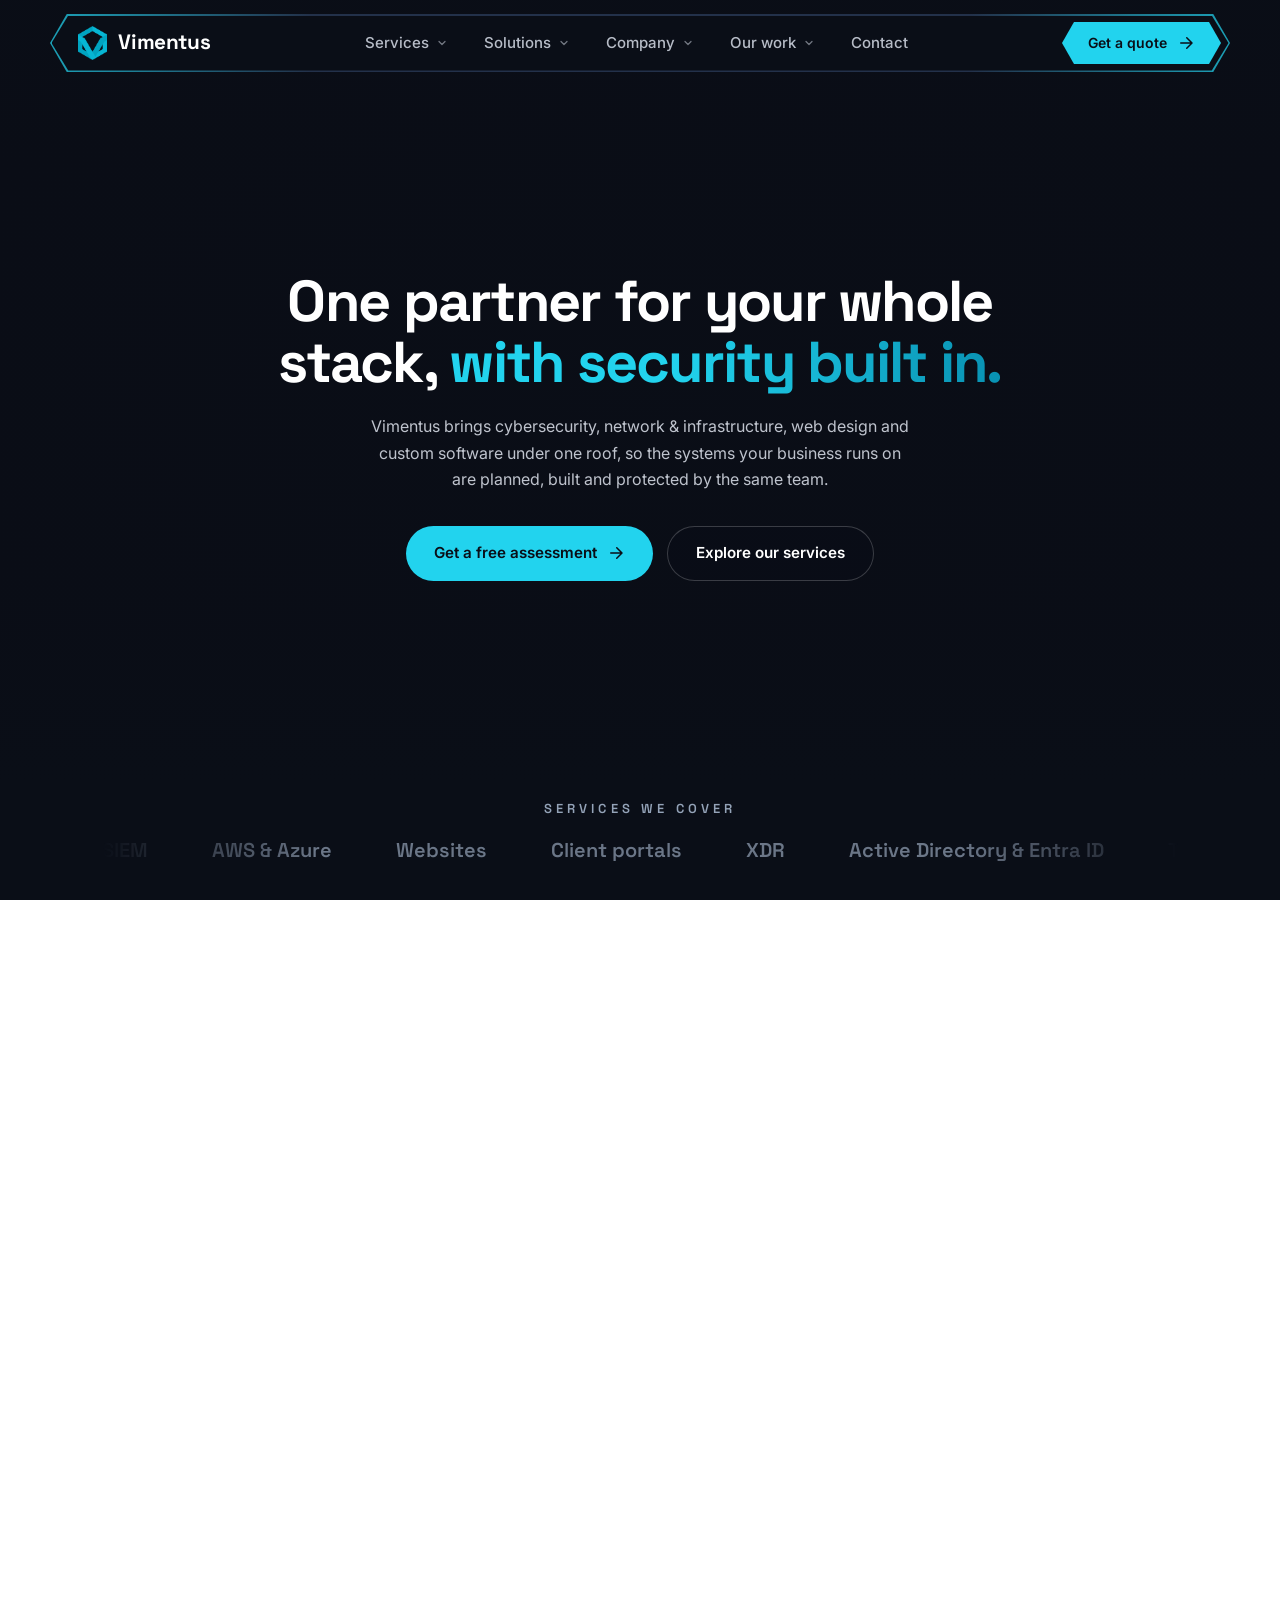
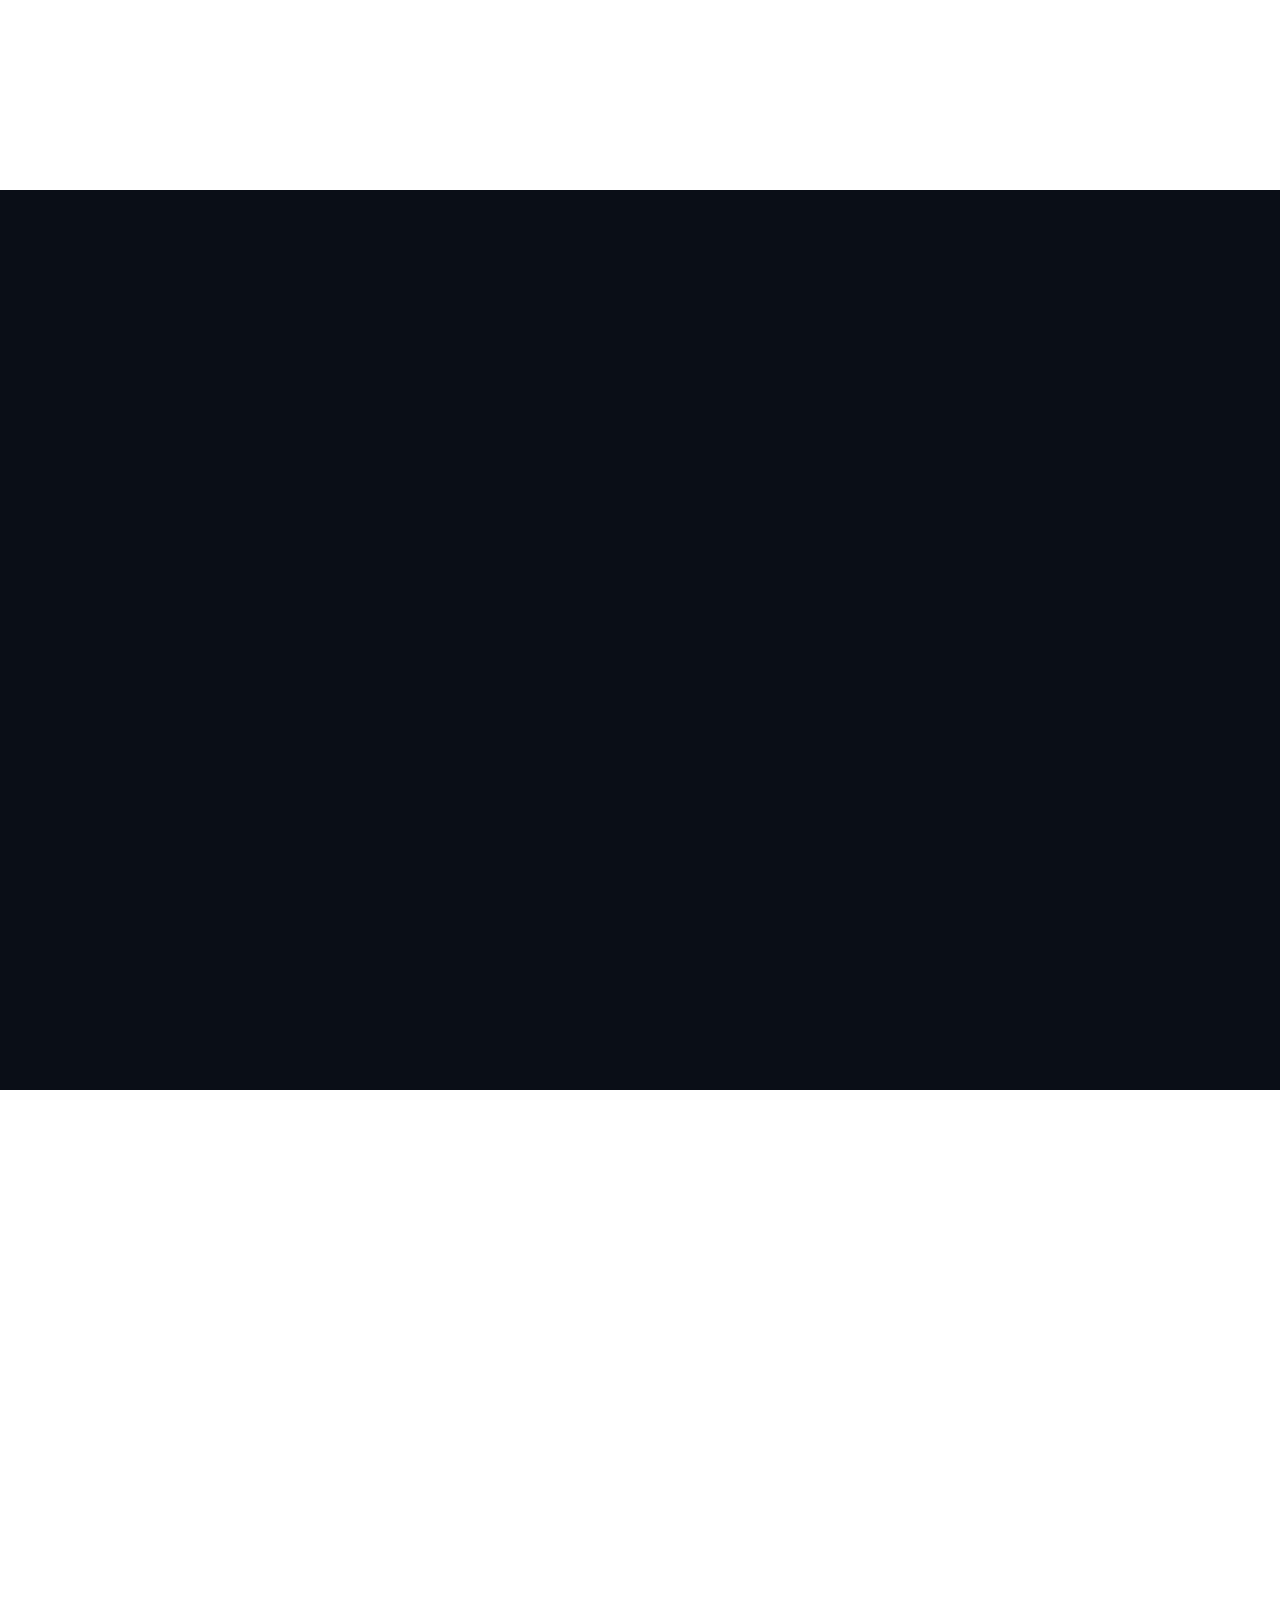
<file: index.html>
<!DOCTYPE html>
<html lang="en">
<head>
  <meta charset="UTF-8" />
  <meta name="viewport" content="width=device-width, initial-scale=1.0" />
  <meta name="theme-color" content="#0a0e17" />
  <title>Vimentus — Secure, Scalable Technology Solutions</title>
  <meta name="description" content="Cybersecurity, network & infrastructure, web design & development and custom software for growing businesses." />

  <link rel="preconnect" href="https://fonts.googleapis.com" />
  <link rel="preconnect" href="https://fonts.gstatic.com" crossorigin />
  <link href="https://fonts.googleapis.com/css2?family=Inter:wght@400;500;600&family=Space+Grotesk:wght@500;600;700&family=IBM+Plex+Mono:wght@500;600&display=swap" rel="stylesheet" />
  <link rel="icon" type="image/png" href="img/favicon.png" />
  <link rel="stylesheet" href="styles.css" />
</head>
<body>

  <!-- Hidden SVG icon sprite (reuse with <svg><use href="#i-name"/></svg>) -->
  <svg width="0" height="0" style="position:absolute" aria-hidden="true">
    <defs>
      <symbol id="i-shield" viewBox="0 0 24 24" fill="none" stroke="currentColor" stroke-width="2" stroke-linecap="round" stroke-linejoin="round"><path d="M12 22s8-4 8-10V5l-8-3-8 3v7c0 6 8 10 8 10z"/><path d="m9 12 2 2 4-4"/></symbol>
      <symbol id="i-network" viewBox="0 0 24 24" fill="none" stroke="currentColor" stroke-width="2" stroke-linecap="round" stroke-linejoin="round"><rect x="9" y="2" width="6" height="6" rx="1"/><rect x="2" y="16" width="6" height="6" rx="1"/><rect x="16" y="16" width="6" height="6" rx="1"/><path d="M5 16v-3a1 1 0 0 1 1-1h12a1 1 0 0 1 1 1v3M12 12V8"/></symbol>
      <symbol id="i-web" viewBox="0 0 24 24" fill="none" stroke="currentColor" stroke-width="2" stroke-linecap="round" stroke-linejoin="round"><rect x="2" y="3" width="20" height="14" rx="2"/><path d="M8 21h8M12 17v4M7 8l-2 2 2 2M17 8l2 2-2 2M13 7l-2 6"/></symbol>
      <symbol id="i-code" viewBox="0 0 24 24" fill="none" stroke="currentColor" stroke-width="2" stroke-linecap="round" stroke-linejoin="round"><path d="m16 18 6-6-6-6M8 6l-6 6 6 6"/></symbol>
      <symbol id="i-arrow" viewBox="0 0 24 24" fill="none" stroke="currentColor" stroke-width="2" stroke-linecap="round" stroke-linejoin="round"><path d="M5 12h14M13 5l7 7-7 7"/></symbol>
      <symbol id="i-chev" viewBox="0 0 24 24" fill="none" stroke="currentColor" stroke-width="2.5" stroke-linecap="round" stroke-linejoin="round"><path d="m6 9 6 6 6-6"/></symbol>
      <symbol id="i-bolt" viewBox="0 0 24 24" fill="none" stroke="currentColor" stroke-width="2" stroke-linecap="round" stroke-linejoin="round"><path d="M13 2 3 14h9l-1 8 10-12h-9l1-8z"/></symbol>
      <symbol id="i-users" viewBox="0 0 24 24" fill="none" stroke="currentColor" stroke-width="2" stroke-linecap="round" stroke-linejoin="round"><path d="M17 21v-2a4 4 0 0 0-4-4H5a4 4 0 0 0-4 4v2"/><circle cx="9" cy="7" r="4"/><path d="M23 21v-2a4 4 0 0 0-3-3.87M16 3.13a4 4 0 0 1 0 7.75"/></symbol>
      <symbol id="i-clock" viewBox="0 0 24 24" fill="none" stroke="currentColor" stroke-width="2" stroke-linecap="round" stroke-linejoin="round"><circle cx="12" cy="12" r="10"/><path d="M12 6v6l4 2"/></symbol>
      <symbol id="i-building" viewBox="0 0 24 24" fill="none" stroke="currentColor" stroke-width="2" stroke-linecap="round" stroke-linejoin="round"><rect x="4" y="2" width="16" height="20" rx="2"/><path d="M9 22v-4h6v4M8 6h.01M16 6h.01M12 6h.01M12 10h.01M12 14h.01M16 10h.01M16 14h.01M8 10h.01M8 14h.01"/></symbol>
      <symbol id="i-cart" viewBox="0 0 24 24" fill="none" stroke="currentColor" stroke-width="2" stroke-linecap="round" stroke-linejoin="round"><circle cx="9" cy="21" r="1"/><circle cx="20" cy="21" r="1"/><path d="M1 1h4l2.68 13.39a2 2 0 0 0 2 1.61h9.72a2 2 0 0 0 2-1.61L23 6H6"/></symbol>
      <symbol id="i-heart" viewBox="0 0 24 24" fill="none" stroke="currentColor" stroke-width="2" stroke-linecap="round" stroke-linejoin="round"><path d="M22 12h-4l-3 9L9 3l-3 9H2"/></symbol>
      <symbol id="i-bank" viewBox="0 0 24 24" fill="none" stroke="currentColor" stroke-width="2" stroke-linecap="round" stroke-linejoin="round"><path d="M3 21h18M3 10h18M5 6l7-3 7 3M4 10v11M20 10v11M8 14v3M12 14v3M16 14v3"/></symbol>
      <symbol id="i-cloud" viewBox="0 0 24 24" fill="none" stroke="currentColor" stroke-width="2" stroke-linecap="round" stroke-linejoin="round"><path d="M18 10h-1.26A8 8 0 1 0 9 20h9a5 5 0 0 0 0-10z"/></symbol>
      <symbol id="i-rocket" viewBox="0 0 24 24" fill="none" stroke="currentColor" stroke-width="2" stroke-linecap="round" stroke-linejoin="round"><path d="M4.5 16.5c-1.5 1.26-2 5-2 5s3.74-.5 5-2c.71-.84.7-2.13-.09-2.91a2.18 2.18 0 0 0-2.91-.09zM12 15l-3-3a22 22 0 0 1 2-3.95A12.88 12.88 0 0 1 22 2c0 2.72-.78 7.5-6 11a22.35 22.35 0 0 1-4 2z"/><path d="M9 12H4s.55-3.03 2-4c1.62-1.08 5 0 5 0M12 15v5s3.03-.55 4-2c1.08-1.62 0-5 0-5"/></symbol>
      <symbol id="i-info" viewBox="0 0 24 24" fill="none" stroke="currentColor" stroke-width="2" stroke-linecap="round" stroke-linejoin="round"><circle cx="12" cy="12" r="10"/><path d="M12 16v-4M12 8h.01"/></symbol>
      <symbol id="i-briefcase" viewBox="0 0 24 24" fill="none" stroke="currentColor" stroke-width="2" stroke-linecap="round" stroke-linejoin="round"><rect x="2" y="7" width="20" height="14" rx="2"/><path d="M16 21V5a2 2 0 0 0-2-2h-4a2 2 0 0 0-2 2v16"/></symbol>
      <symbol id="i-book" viewBox="0 0 24 24" fill="none" stroke="currentColor" stroke-width="2" stroke-linecap="round" stroke-linejoin="round"><path d="M4 19.5A2.5 2.5 0 0 1 6.5 17H20V2H6.5A2.5 2.5 0 0 0 4 4.5v15z"/><path d="M6.5 17A2.5 2.5 0 0 0 4 19.5 2.5 2.5 0 0 0 6.5 22H20v-5"/></symbol>
      <symbol id="i-mail" viewBox="0 0 24 24" fill="none" stroke="currentColor" stroke-width="2" stroke-linecap="round" stroke-linejoin="round"><rect x="2" y="4" width="20" height="16" rx="2"/><path d="m22 6-10 7L2 6"/></symbol>
      <symbol id="i-search" viewBox="0 0 24 24" fill="none" stroke="currentColor" stroke-width="2" stroke-linecap="round" stroke-linejoin="round"><circle cx="11" cy="11" r="8"/><path d="m21 21-4.35-4.35"/></symbol>
      <symbol id="i-map" viewBox="0 0 24 24" fill="none" stroke="currentColor" stroke-width="2" stroke-linecap="round" stroke-linejoin="round"><path d="m1 6 7-4 8 4 7-4v16l-7 4-8-4-7 4z"/><path d="M8 2v16M16 6v16"/></symbol>
      <symbol id="i-quote" viewBox="0 0 24 24" fill="currentColor"><path d="M4 11c0-3.3 2.7-6 6-6v2c-2.2 0-4 1.8-4 4h4v8H4v-8zm10 0c0-3.3 2.7-6 6-6v2c-2.2 0-4 1.8-4 4h4v8h-6v-8z"/></symbol>
      <symbol id="i-linkedin" viewBox="0 0 24 24" fill="currentColor"><path d="M20.45 20.45h-3.56v-5.57c0-1.33-.02-3.04-1.85-3.04-1.85 0-2.14 1.45-2.14 2.94v5.67H9.35V9h3.41v1.56h.05c.48-.9 1.64-1.85 3.37-1.85 3.6 0 4.27 2.37 4.27 5.46v6.28zM5.34 7.43a2.06 2.06 0 1 1 0-4.13 2.06 2.06 0 0 1 0 4.13zM7.12 20.45H3.56V9h3.56v11.45z"/></symbol>
      <symbol id="i-x" viewBox="0 0 24 24" fill="currentColor"><path d="M18.24 2.25h3.31l-7.23 8.26 8.5 11.24h-6.65l-5.21-6.82-5.97 6.82H1.68l7.73-8.84L1.25 2.25h6.83l4.71 6.23 5.45-6.23zm-1.16 17.52h1.83L7.08 4.13H5.12l11.96 15.64z"/></symbol>
      <symbol id="i-github" viewBox="0 0 24 24" fill="currentColor"><path d="M12 .3a12 12 0 0 0-3.8 23.4c.6.1.8-.3.8-.6v-2c-3.3.7-4-1.6-4-1.6-.6-1.4-1.4-1.8-1.4-1.8-1-.7.1-.7.1-.7 1.2.1 1.8 1.2 1.8 1.2 1 1.8 2.8 1.3 3.5 1 0-.8.4-1.3.7-1.6-2.7-.3-5.5-1.3-5.5-6 0-1.2.5-2.3 1.3-3.1-.2-.4-.6-1.6 0-3.2 0 0 1-.3 3.4 1.2a11.5 11.5 0 0 1 6 0c2.3-1.5 3.3-1.2 3.3-1.2.6 1.6.2 2.8 0 3.2.9.8 1.3 1.9 1.3 3.2 0 4.6-2.8 5.6-5.5 5.9.5.4.9 1.1.9 2.2v3.3c0 .3.1.7.8.6A12 12 0 0 0 12 .3"/></symbol>
    </defs>
  </svg>

  <div class="scroll-progress" aria-hidden="true"></div>
  <!-- =====================================================
       NAVBAR
       ===================================================== -->
  <header class="nav" id="nav">
    <div class="container nav__inner">
      <a href="index.html" class="logo" aria-label="Vimentus home">
        <img class="logo__mark" src="img/logo.png" alt="" width="347" height="400" />
        <span>Vimentus</span>
      </a>

      <nav aria-label="Main">
        <ul class="nav__menu" id="navMenu">

          <!-- Services -->
          <li class="nav__item has-mega">
            <button class="nav__link" aria-expanded="false">Services <svg class="chev"><use href="#i-chev"/></svg></button>
            <div class="mega">
              <div class="mega__in">
                <div class="mega__cards">
                  <a href="services/cybersecurity.html" class="mcard" style="--k:0">
                    <img data-src="img/menu/cyber.jpg" alt="" width="800" height="560" decoding="async" />
                    <span class="mcard__text"><span class="mega__icon"><svg><use href="#i-shield"/></svg></span><span class="mega__title">Cybersecurity</span><span class="mega__desc"><span>Audits, pentesting, SOC &amp; threat protection.</span></span></span>
                  </a>
                  <a href="services/network-infrastructure.html" class="mcard" style="--k:1">
                    <img data-src="img/menu/infra.jpg" alt="" width="800" height="560" decoding="async" />
                    <span class="mcard__text"><span class="mega__icon"><svg><use href="#i-network"/></svg></span><span class="mega__title">Network &amp; Infrastructure</span><span class="mega__desc"><span>Design, deployment and 24/7 monitoring.</span></span></span>
                  </a>
                  <a href="services/web-development.html" class="mcard" style="--k:2">
                    <img data-src="img/menu/web.jpg" alt="" width="800" height="560" decoding="async" />
                    <span class="mcard__text"><span class="mega__icon"><svg><use href="#i-web"/></svg></span><span class="mega__title">Web Design &amp; Development</span><span class="mega__desc"><span>Fast, beautiful sites and web apps.</span></span></span>
                  </a>
                  <a href="services/custom-software.html" class="mcard" style="--k:3">
                    <img data-src="img/menu/software.jpg" alt="" width="800" height="560" decoding="async" />
                    <span class="mcard__text"><span class="mega__icon"><svg><use href="#i-code"/></svg></span><span class="mega__title">Custom Software</span><span class="mega__desc"><span>Tailor-made tools built around your workflow.</span></span></span>
                  </a>
                </div>
                <a href="contact.html" class="mega__strip" style="--k:4"><span><b>Free security assessment</b><em>Find out where your business is exposed — in under a week.</em></span><span class="mega__go">Book now <svg><use href="#i-arrow"/></svg></span></a>
              </div>
            </div>
          </li>

          <!-- Solutions -->
          <li class="nav__item has-mega">
            <button class="nav__link" aria-expanded="false">Solutions <svg class="chev"><use href="#i-chev"/></svg></button>
            <div class="mega mega--hexes">
              <div class="mega__in">
                <div class="mega__hexes">
                  <div class="mega__group" role="group" aria-label="By industry" style="--k:0">
                    <a href="solutions/finance.html" class="hexlink" style="--k:0"><span class="hexlink__hex"><svg><use href="#i-bank"/></svg></span><span class="mega__title">Finance</span><span class="mega__desc">Compliance-ready systems.</span></a>
                    <a href="solutions/healthcare.html" class="hexlink" style="--k:1"><span class="hexlink__hex"><svg><use href="#i-heart"/></svg></span><span class="mega__title">Healthcare</span><span class="mega__desc">Protect patient data.</span></a>
                    <a href="solutions/ecommerce.html" class="hexlink" style="--k:2"><span class="hexlink__hex"><svg><use href="#i-cart"/></svg></span><span class="mega__title">E-commerce</span><span class="mega__desc">Stores that scale.</span></a>
                    <a href="solutions/enterprise.html" class="hexlink" style="--k:3"><span class="hexlink__hex"><svg><use href="#i-building"/></svg></span><span class="mega__title">Enterprise</span><span class="mega__desc">Modernise legacy IT.</span></a>
                  </div>
                  <div class="mega__group" role="group" aria-label="By need" style="--k:4">
                    <a href="solutions/cloud-migration.html" class="hexlink" style="--k:4"><span class="hexlink__hex"><svg><use href="#i-cloud"/></svg></span><span class="mega__title">Cloud Migration</span><span class="mega__desc">Move safely to the cloud.</span></a>
                    <a href="solutions/startups.html" class="hexlink" style="--k:5"><span class="hexlink__hex"><svg><use href="#i-rocket"/></svg></span><span class="mega__title">Startups</span><span class="mega__desc">From MVP to launch.</span></a>
                  </div>
                </div>
              </div>
            </div>
          </li>

          <!-- Company -->
          <li class="nav__item has-mega">
            <button class="nav__link" aria-expanded="false">Company <svg class="chev"><use href="#i-chev"/></svg></button>
            <div class="mega mega--hexes mega--few">
              <div class="mega__in">
                <div class="mega__hexes">
                  <div class="mega__group" role="group" aria-label="Company" style="--k:0">
                    <a href="about.html" class="hexlink" style="--k:0"><span class="hexlink__hex"><svg><use href="#i-info"/></svg></span><span class="mega__title">About Us</span><span class="mega__desc">Our story and mission.</span></a>
                    <a href="team.html" class="hexlink" style="--k:1"><span class="hexlink__hex"><svg><use href="#i-users"/></svg></span><span class="mega__title">Our Team</span><span class="mega__desc">Meet the experts.</span></a>
                    <a href="careers.html" class="hexlink" style="--k:2"><span class="hexlink__hex"><svg><use href="#i-briefcase"/></svg></span><span class="mega__title">Careers</span><span class="mega__desc">Join us — we're hiring.</span></a>
                    <a href="blog.html" class="hexlink" style="--k:3"><span class="hexlink__hex"><svg><use href="#i-book"/></svg></span><span class="mega__title">Blog &amp; Insights</span><span class="mega__desc">News, guides and research.</span></a>
                  </div>
                </div>
              </div>
            </div>
          </li>

          <!-- Our work -->
          <li class="nav__item has-mega">
            <button class="nav__link" aria-expanded="false">Our work <svg class="chev"><use href="#i-chev"/></svg></button>
            <div class="mega">
              <div class="mega__in">
                <div class="mega__cards">
                  <a href="work/security-monitoring-wazuh.html" class="pcard" style="--k:0">
                    <span class="pcard__shot"><img data-src="img/menu/work-wazuh.jpg" alt="" width="640" height="400" decoding="async" /></span>
                    <span class="pcard__text"><span class="mega__icon"><svg><use href="#i-shield"/></svg></span><span class="mega__title">Security monitoring with Wazuh</span><span class="mega__desc">Open-source SIEM, EDR and network watch.</span></span>
                  </a>
                  <a href="work/gym-admin-portal-qr-access.html" class="pcard" style="--k:1">
                    <span class="pcard__shot"><img data-src="img/menu/work-gym.jpg" alt="" width="640" height="400" decoding="async" /></span>
                    <span class="pcard__text"><span class="mega__icon"><svg><use href="#i-code"/></svg></span><span class="mega__title">Gym portal with QR access</span><span class="mega__desc">Members get in with a code on their phone.</span></span>
                  </a>
                  <a href="work/landscaping-company-website.html" class="pcard" style="--k:2">
                    <span class="pcard__shot"><img data-src="img/menu/work-garden.jpg" alt="" width="640" height="400" decoding="async" /></span>
                    <span class="pcard__text"><span class="mega__icon"><svg><use href="#i-web"/></svg></span><span class="mega__title">Landscaping company website</span><span class="mega__desc">3D, parallax and fast on any device.</span></span>
                  </a>
                  <a href="work/segmented-network-asset-map.html" class="pcard" style="--k:3">
                    <span class="pcard__shot"><img data-src="img/menu/work-netbox.jpg" alt="" width="640" height="400" decoding="async" /></span>
                    <span class="pcard__text"><span class="mega__icon"><svg><use href="#i-network"/></svg></span><span class="mega__title">Segmented network &amp; asset map</span><span class="mega__desc">DMZ, protected zones, all in NetBox.</span></span>
                  </a>
                </div>
                <a href="index.html#work" class="mega__strip" style="--k:4"><span><b>See all our work</b><em>Real projects, planned, built and secured by one team.</em></span><span class="mega__go">View projects <svg><use href="#i-arrow"/></svg></span></a>
              </div>
            </div>
          </li>
          <li class="nav__item"><a href="contact.html" class="nav__link">Contact</a></li>
          <!-- phone menu only -->
          <li class="nav__foot">
            <a href="contact.html" class="btn btn--primary">Get a quote <svg><use href="#i-arrow"/></svg></a>
            <p><a href="mailto:info@vimentus.com">info@vimentus.com</a><a href="tel:+421948316331">+421 948 316 331</a></p>
          </li>
        </ul>
      </nav>

      <div class="nav__actions">
        <a href="contact.html" class="btn btn--primary btn--sm">Get a quote <svg><use href="#i-arrow"/></svg></a>
        <button class="nav__toggle" id="navToggle" aria-label="Open menu" aria-expanded="false" aria-controls="navMenu">
          <span></span><span></span><span></span>
        </button>
      </div>
    </div>
  </header>

  <main class="main--home">
    <!-- =====================================================
         OPENING: hero + services ticker fill the first screen; on scroll the whole scene
         closes into a hexagon, which lands in the middle of What we do and splits into
         the four services (styles/JS: "Opening"). Without JS / reduced motion: just the
         hero and the ticker.
         ===================================================== -->
    <div class="open" data-open>
    <div class="open__stage">
    <div class="open__scene hex-clip">
    <!-- =====================================================
         HERO: real stock clips crossfading behind the text under a navy
         tint (script.js "Hero videos"), centred headline + buttons.
         data-show = how long a clip stays on screen in ms (default 4000).
         Only the first clip loads with the page; the rest load just before
         they're needed.
         ===================================================== -->
    <section id="hero" class="vhero" aria-labelledby="hero-title">
      <div class="vhero__videos" data-hero-videos aria-hidden="true">
        <video class="vhero__video is-active" src="video/hero-city.mp4" muted loop playsinline preload="auto" tabindex="-1"></video>
        <video class="vhero__video" data-src="video/hero-network.mp4" data-show="6500" muted loop playsinline preload="none" tabindex="-1"></video>
        <video class="vhero__video" data-src="video/hero-cyber.mp4" muted loop playsinline preload="none" tabindex="-1"></video>
        <video class="vhero__video" data-src="video/hero-hardware.mp4" muted loop playsinline preload="none" tabindex="-1"></video>
      </div>
      <div class="vhero__shade" aria-hidden="true"></div>

      <div class="vhero__inner">
        <div class="vhero__content">
          <h1 id="hero-title" class="vhero__title">One partner for your whole stack, <span class="gradient-text">with security built in.</span></h1>
          <p class="vhero__sub">Vimentus brings cybersecurity, network &amp; infrastructure, web design and custom software under one roof, so the systems your business runs on are planned, built and protected by the same team.</p>
          <div class="vhero__actions">
            <a class="btn btn--primary" href="contact.html">Get a free assessment <svg><use href="#i-arrow"/></svg></a>
            <a class="btn btn--ghost vhero__ghost" href="#services">Explore our services</a>
          </div>
        </div>
      </div>
    </section>

    <!-- =====================================================
         SERVICES WE COVER: navy ticker straight under the hero (same
         background, so the two read as one band). The list is there twice
         so the loop is seamless; the copy is hidden from screen readers.
         ===================================================== -->
    <section class="trust" aria-labelledby="trust-title">
      <h2 class="trust__title" id="trust-title">Services we cover</h2>
      <div class="trust__marquee">
        <ul class="trust__track">
          <li>SIEM</li><li>AWS &amp; Azure</li><li>Websites</li><li>Client portals</li><li>XDR</li><li>Active Directory &amp; Entra ID</li><li>Technical SEO</li><li>Email security</li>
          <li>NDR</li><li>Monitoring</li><li>Dashboards</li><li>Firewalls &amp; VPN</li><li>EDR</li><li>Infrastructure as code</li><li>Microsoft 365 security</li><li>Vulnerability scanning</li>
        </ul>
        <ul class="trust__track" aria-hidden="true">
          <li>SIEM</li><li>AWS &amp; Azure</li><li>Websites</li><li>Client portals</li><li>XDR</li><li>Active Directory &amp; Entra ID</li><li>Technical SEO</li><li>Email security</li>
          <li>NDR</li><li>Monitoring</li><li>Dashboards</li><li>Firewalls &amp; VPN</li><li>EDR</li><li>Infrastructure as code</li><li>Microsoft 365 security</li><li>Vulnerability scanning</li>
        </ul>
      </div>
    </section>
    </div><!-- /.open__scene -->
    <svg class="open__rim hex-rim" aria-hidden="true"><g><polygon style="--i:0" points="0,-1 .866,-.5 .866,.5 0,1 -.866,.5 -.866,-.5"/><polygon style="--i:1" points="0,-1 .866,-.5 .866,.5 0,1 -.866,.5 -.866,-.5"/><polygon style="--i:2" points="0,-1 .866,-.5 .866,.5 0,1 -.866,.5 -.866,-.5"/><polygon style="--i:3" points="0,-1 .866,-.5 .866,.5 0,1 -.866,.5 -.866,-.5"/><polygon style="--i:4" points="0,-1 .866,-.5 .866,.5 0,1 -.866,.5 -.866,-.5"/><polygon style="--i:5" points="0,-1 .866,-.5 .866,.5 0,1 -.866,.5 -.866,-.5"/><polygon style="--i:6" points="0,-1 .866,-.5 .866,.5 0,1 -.866,.5 -.866,-.5"/><polygon style="--i:7" points="0,-1 .866,-.5 .866,.5 0,1 -.866,.5 -.866,-.5"/><polygon style="--i:8" points="0,-1 .866,-.5 .866,.5 0,1 -.866,.5 -.866,-.5"/><polygon style="--i:9" points="0,-1 .866,-.5 .866,.5 0,1 -.866,.5 -.866,-.5"/><polygon style="--i:10" points="0,-1 .866,-.5 .866,.5 0,1 -.866,.5 -.866,-.5"/><polygon style="--i:11" points="0,-1 .866,-.5 .866,.5 0,1 -.866,.5 -.866,-.5"/><polygon style="--i:12" points="0,-1 .866,-.5 .866,.5 0,1 -.866,.5 -.866,-.5"/><polygon style="--i:13" points="0,-1 .866,-.5 .866,.5 0,1 -.866,.5 -.866,-.5"/><polygon points="0,-1 .866,-.5 .866,.5 0,1 -.866,.5 -.866,-.5"/></g></svg>
    </div>
    </div>

    <!-- =====================================================
         WHAT WE DO — pinned expanding photo panels (styles/JS: "Services panels")
         The section pins; as you scroll, one panel at a time opens up (the others
         shrink to strips), its photo zooms and its content slides in. Clicking a
         strip jumps to it. Without JS / reduced motion: a plain grid of cards.
         ===================================================== -->
    <section class="svc" aria-labelledby="svc-title" data-svc style="--n: 4">
      <span class="svc__anchor" id="services"></span><!-- links land where the panels are open -->
      <div class="svc__stage">
        <header class="svc__head">
          <div>
            <span class="eyebrow">What we do</span>
            <h2 id="svc-title">Four services. <span class="gradient-text">One</span> trusted partner.</h2>
          </div>
          <p>Everything your business needs to stay secure, connected and ahead of the competition, delivered by one dedicated team.</p>
        </header>

        <ol class="svc__panels">
          <!-- 01 -->
          <li class="svc__panel" data-svc-panel>
            <img class="svc__img" src="img/cyber-code.jpg" alt="Silhouette of a programmer in a dark room reading lines of code on a monitor" fetchpriority="low" decoding="async">
            <span class="svc__tab" aria-hidden="true"><i class="svc__hex"><svg><use href="#i-shield"/></svg></i><span>Cybersecurity</span></span>
            <div class="svc__body">
              <span class="svc__id"><i class="svc__hex"><svg><use href="#i-shield"/></svg></i><span><b>Cybersecurity</b><em>Detect, harden, recover</em></span></span>
              <h3>See threats early. Close the gaps before attackers find them.</h3>
              <p>We monitor your network and devices, find the weak spots and lock your systems down, so an attack is caught early or never gets in at all.</p>
              <ul class="svc__list">
                <li><a href="services/cybersecurity.html#threat-detection"><b>Threat Detection</b><span>SIEM and EDR that spot attacks early.</span></a></li>
                <li><a href="services/cybersecurity.html#vulnerability-management"><b>Vulnerability Management</b><span>Find weak spots, get a clear fix plan.</span></a></li>
                <li><a href="services/cybersecurity.html#system-hardening"><b>System Hardening</b><span>Systems locked down to CIS standards.</span></a></li>
                <li><a href="services/cybersecurity.html#security-awareness"><b>Security Awareness Training</b><span>Teach your team to spot attacks.</span></a></li>
              </ul>
              <a class="btn btn--primary" href="services/cybersecurity.html">Explore Cybersecurity <svg><use href="#i-arrow"/></svg></a>
            </div>
            <span class="svc__progress" aria-hidden="true"><i></i></span>
          </li>

          <!-- 02 -->
          <li class="svc__panel" data-svc-panel>
            <img class="svc__img" src="img/datacenter-dark.jpg" alt="Engineer with a tablet in a dimly lit data centre aisle beside glowing server racks" fetchpriority="low" decoding="async">
            <span class="svc__tab" aria-hidden="true"><i class="svc__hex"><svg><use href="#i-network"/></svg></i><span>Infrastructure</span></span>
            <div class="svc__body">
              <span class="svc__id"><i class="svc__hex"><svg><use href="#i-network"/></svg></i><span><b>Infrastructure</b><em>Networks, servers, cloud</em></span></span>
              <h3>Networks, servers and cloud that simply keep running.</h3>
              <p>From the office network to AWS and Azure, we design, build and look after the infrastructure your business depends on, documented and secure by design.</p>
              <ul class="svc__list">
                <li><a href="services/network-infrastructure.html#cloud-servers"><b>Cloud &amp; Servers</b><span>AWS, Azure, migrations and servers.</span></a></li>
                <li><a href="services/network-infrastructure.html#identity-access"><b>Identity &amp; Access</b><span>AD and Entra ID with the right access.</span></a></li>
                <li><a href="services/network-infrastructure.html#monitoring-visibility"><b>Monitoring &amp; Visibility</b><span>Monitoring, logging and network docs.</span></a></li>
                <li><a href="services/network-infrastructure.html#automation"><b>Automation</b><span>Scripts and IaC for repetitive work.</span></a></li>
              </ul>
              <a class="btn btn--primary" href="services/network-infrastructure.html">Explore Infrastructure <svg><use href="#i-arrow"/></svg></a>
            </div>
            <span class="svc__progress" aria-hidden="true"><i></i></span>
          </li>

          <!-- 03 -->
          <li class="svc__panel" data-svc-panel>
            <img class="svc__img" src="img/web-desk.jpg" alt="Designer working at night at a desk with two glowing monitors in a room lit in teal" fetchpriority="low" decoding="async">
            <span class="svc__tab" aria-hidden="true"><i class="svc__hex"><svg><use href="#i-web"/></svg></i><span>Web Development</span></span>
            <div class="svc__body">
              <span class="svc__id"><i class="svc__hex"><svg><use href="#i-web"/></svg></i><span><b>Web Development</b><em>Sites that win clients</em></span></span>
              <h3>Websites that look sharp, load fast and win clients.</h3>
              <p>We design and build websites that turn visitors into enquiries, with motion that stands out, strong technical SEO and secure hosting that is looked after.</p>
              <ul class="svc__list">
                <li><a href="services/web-development.html#websites"><b>Websites</b><span>Sites that turn visitors into clients.</span></a></li>
                <li><a href="services/web-development.html#3d-motion"><b>3D &amp; Motion</b><span>3D and animation that stand out.</span></a></li>
                <li><a href="services/web-development.html#performance"><b>Performance</b><span>Faster load times and technical SEO.</span></a></li>
                <li><a href="services/web-development.html#security-care"><b>Security &amp; Care</b><span>Secure hosting, updates and backups.</span></a></li>
              </ul>
              <a class="btn btn--primary" href="services/web-development.html">Explore Web Development <svg><use href="#i-arrow"/></svg></a>
            </div>
            <span class="svc__progress" aria-hidden="true"><i></i></span>
          </li>

          <!-- 04 -->
          <li class="svc__panel" data-svc-panel>
            <img class="svc__img" src="img/software.jpg" alt="Laptop showing application code" fetchpriority="low" decoding="async">
            <span class="svc__tab" aria-hidden="true"><i class="svc__hex"><svg><use href="#i-code"/></svg></i><span>Custom Software</span></span>
            <div class="svc__body">
              <span class="svc__id"><i class="svc__hex"><svg><use href="#i-code"/></svg></i><span><b>Custom Software</b><em>Portals, booking, dashboards</em></span></span>
              <h3>Software built around how your business actually works.</h3>
              <p>Client portals, booking systems and dashboards made for your processes, connected to the tools you already use and secure from the first line of code.</p>
              <ul class="svc__list">
                <li><a href="services/custom-software.html#client-portals"><b>Client Portals &amp; Web Apps</b><span>Private login areas for your clients.</span></a></li>
                <li><a href="services/custom-software.html#booking-ordering"><b>Booking &amp; Ordering</b><span>Customers book, order and pay online.</span></a></li>
                <li><a href="services/custom-software.html#dashboards"><b>Dashboards &amp; Admin Panels</b><span>Your numbers and content in one place.</span></a></li>
                <li><a href="services/custom-software.html#automation-integrations"><b>Automation &amp; Integrations</b><span>Website, CRM and payments, connected.</span></a></li>
              </ul>
              <a class="btn btn--primary" href="services/custom-software.html">Explore Custom Software <svg><use href="#i-arrow"/></svg></a>
            </div>
            <span class="svc__progress" aria-hidden="true"><i></i></span>
          </li>
        </ol>

        <!-- Exit into "Our mission": after the last panel the panels become hexagon photo
             tiles that slide together into one, and this navy hexagon iris opens out of it
             until it fills the screen (styles/JS: "Services panels", exit) -->
        <div class="svc__iris hex-clip" aria-hidden="true"></div>
        <svg class="svc__rim hex-rim" aria-hidden="true"><g><polygon style="--i:0" points="0,-1 .866,-.5 .866,.5 0,1 -.866,.5 -.866,-.5"/><polygon style="--i:1" points="0,-1 .866,-.5 .866,.5 0,1 -.866,.5 -.866,-.5"/><polygon style="--i:2" points="0,-1 .866,-.5 .866,.5 0,1 -.866,.5 -.866,-.5"/><polygon style="--i:3" points="0,-1 .866,-.5 .866,.5 0,1 -.866,.5 -.866,-.5"/><polygon style="--i:4" points="0,-1 .866,-.5 .866,.5 0,1 -.866,.5 -.866,-.5"/><polygon style="--i:5" points="0,-1 .866,-.5 .866,.5 0,1 -.866,.5 -.866,-.5"/><polygon style="--i:6" points="0,-1 .866,-.5 .866,.5 0,1 -.866,.5 -.866,-.5"/><polygon style="--i:7" points="0,-1 .866,-.5 .866,.5 0,1 -.866,.5 -.866,-.5"/><polygon style="--i:8" points="0,-1 .866,-.5 .866,.5 0,1 -.866,.5 -.866,-.5"/><polygon style="--i:9" points="0,-1 .866,-.5 .866,.5 0,1 -.866,.5 -.866,-.5"/><polygon style="--i:10" points="0,-1 .866,-.5 .866,.5 0,1 -.866,.5 -.866,-.5"/><polygon style="--i:11" points="0,-1 .866,-.5 .866,.5 0,1 -.866,.5 -.866,-.5"/><polygon style="--i:12" points="0,-1 .866,-.5 .866,.5 0,1 -.866,.5 -.866,-.5"/><polygon style="--i:13" points="0,-1 .866,-.5 .866,.5 0,1 -.866,.5 -.866,-.5"/><polygon points="0,-1 .866,-.5 .866,.5 0,1 -.866,.5 -.866,-.5"/></g></svg>
      </div>
    </section>

    <!-- =====================================================
         STATEMENT (Our mission) — continues the iris that opened at the end of
         "What we do": already navy, its sentence rises in, the words light up,
         then the hexagon hands off onto the Why Vimentus core (styles/JS: "Iris").
         Mark key words with <em>, add icon chips with .statement__chip
         ===================================================== -->
    <section class="statement" aria-label="Our mission" data-iris>
      <div class="statement__stage">
      <div class="statement__iris" aria-hidden="true">
        <picture><source media="(max-width: 680px)" srcset="img/mission-network-phone.jpg"><img class="statement__photo" src="img/mission-network.jpg" alt="" loading="lazy" decoding="async"></picture>
        <span class="statement__shade"></span>
        <svg class="statement__ring" viewBox="-100 -100 200 200"><polygon points="0,-100 86.6,-50 86.6,50 0,100 -86.6,50 -86.6,-50" pathLength="600"/></svg>
        <svg class="statement__ring statement__ring--2" viewBox="-100 -100 200 200"><polygon points="0,-100 86.6,-50 86.6,50 0,100 -86.6,50 -86.6,-50"/><polygon class="statement__light" points="0,-100 86.6,-50 86.6,50 0,100 -86.6,50 -86.6,-50" pathLength="600"/></svg>
      </div>
      <div class="container statement__content">
        <span class="eyebrow">Our mission</span>
        <p class="statement__text" data-scrub>
          We help growing companies stay <em>secure</em> <span class="statement__chip"><svg><use href="#i-shield"/></svg></span>
          <em>connected</em> <span class="statement__chip statement__chip--dark"><svg><use href="#i-network"/></svg></span>
          and ahead of the curve, with one team that designs <span class="statement__chip"><svg><use href="#i-web"/></svg></span>
          builds <span class="statement__chip statement__chip--dark"><svg><use href="#i-code"/></svg></span>
          and protects the technology they rely on <em>every day.</em>
        </p>
      </div>
      </div><!-- /.statement__stage -->
    </section>

    <!-- Iris hand-off: once the statement unpins, this fixed navy hexagon shrinks onto
         the "One team" core in Why Vimentus (styles/JS: "Iris hand-off") -->
    <div class="iris-transfer hex-clip" aria-hidden="true"></div>
    <svg class="iris-transfer__rim hex-rim" aria-hidden="true"><g><polygon style="--i:0" points="0,-1 .866,-.5 .866,.5 0,1 -.866,.5 -.866,-.5"/><polygon style="--i:1" points="0,-1 .866,-.5 .866,.5 0,1 -.866,.5 -.866,-.5"/><polygon style="--i:2" points="0,-1 .866,-.5 .866,.5 0,1 -.866,.5 -.866,-.5"/><polygon style="--i:3" points="0,-1 .866,-.5 .866,.5 0,1 -.866,.5 -.866,-.5"/><polygon style="--i:4" points="0,-1 .866,-.5 .866,.5 0,1 -.866,.5 -.866,-.5"/><polygon style="--i:5" points="0,-1 .866,-.5 .866,.5 0,1 -.866,.5 -.866,-.5"/><polygon style="--i:6" points="0,-1 .866,-.5 .866,.5 0,1 -.866,.5 -.866,-.5"/><polygon style="--i:7" points="0,-1 .866,-.5 .866,.5 0,1 -.866,.5 -.866,-.5"/><polygon style="--i:8" points="0,-1 .866,-.5 .866,.5 0,1 -.866,.5 -.866,-.5"/><polygon style="--i:9" points="0,-1 .866,-.5 .866,.5 0,1 -.866,.5 -.866,-.5"/><polygon style="--i:10" points="0,-1 .866,-.5 .866,.5 0,1 -.866,.5 -.866,-.5"/><polygon style="--i:11" points="0,-1 .866,-.5 .866,.5 0,1 -.866,.5 -.866,-.5"/><polygon style="--i:12" points="0,-1 .866,-.5 .866,.5 0,1 -.866,.5 -.866,-.5"/><polygon style="--i:13" points="0,-1 .866,-.5 .866,.5 0,1 -.866,.5 -.866,-.5"/><polygon points="0,-1 .866,-.5 .866,.5 0,1 -.866,.5 -.866,-.5"/></g></svg>

    <!-- =====================================================
         ABOUT / WHY US (orbit visual)
         ===================================================== -->
    <section class="section section--alt section--dots" id="about">
      <div class="about__stage"><!-- pinned full screen while the iris lands on the core -->
      <div class="container about__inner">
        <div class="orbit">
          <div class="orbit__ring orbit__ring--1">
            <svg class="orbit__hex" viewBox="-100 -100 200 200" aria-hidden="true"><polygon points="0,-100 86.6,-50 86.6,50 0,100 -86.6,50 -86.6,-50"/></svg>
            <span class="orbit__path"><span class="orbit__planet"><svg><use href="#i-shield"/></svg></span></span>
            <span class="orbit__path orbit__path--bottom"><span class="orbit__planet orbit__planet--dark"><svg><use href="#i-code"/></svg></span></span>
          </div>
          <div class="orbit__ring orbit__ring--2">
            <svg class="orbit__hex" viewBox="-100 -100 200 200" aria-hidden="true"><polygon points="0,-100 86.6,-50 86.6,50 0,100 -86.6,50 -86.6,-50"/></svg>
            <span class="orbit__path orbit__path--left"><span class="orbit__planet orbit__planet--dark"><svg><use href="#i-network"/></svg></span></span>
            <span class="orbit__path orbit__path--right"><span class="orbit__planet"><svg><use href="#i-web"/></svg></span></span>
          </div>
          <div class="orbit__core">
            <!-- Company logo, outline only: it draws itself here, grows into "How we work" and is filled in there, step by step -->
            <div><svg class="orbit__logo" viewBox="-843 -973 1686 1946" role="img" aria-label="Vimentus"><polygon points="-842.5,-174 -684.5,-77 -592.5,77 -592.5,342 -345.5,484 -76.5,929 -842.5,487"/><polygon points="842.5,-174 685.5,-77 592.5,77 592.5,342 345.5,484 165.5,782 -0.5,973 842.5,487"/><polygon points="-0.5,-973 -842.5,-487 -587.5,-345 -0.5,-684"/><polygon points="-0.5,-973 842.5,-487 587.5,-345 -0.5,-684"/><polygon points="842.5,-487 442.5,-264 -0.5,498 165.5,782 685.5,-77 842.5,-174"/><polygon points="-842.5,-487 -442.5,-264 165.5,782 -0.5,973 -76.5,929 -684.5,-77 -842.5,-174"/></svg></div>
          </div>
          <div class="orbit__card orbit__card--a" data-parallax="-0.15">
            <span class="glass__icon"><svg><use href="#i-users"/></svg></span>
            <div><strong>98%</strong><small>Client satisfaction</small></div>
          </div>
          <div class="orbit__card orbit__card--b" data-parallax="0.15">
            <span class="pulse"></span>
            <div><strong>24/7</strong><small>Live monitoring</small></div>
          </div>
        </div>

        <div class="about__text">
          <span class="eyebrow" data-reveal="fade-left">Why Vimentus</span>
          <h2 class="split about__title" data-split>Built on expertise, <span class="gradient-text">driven</span> by results</h2>
          <p class="about__lead" data-reveal="fade-up">We combine deep technical knowledge with a genuine understanding of business, so every solution we deliver is secure, scalable and built to last.</p>

          <div class="features">
            <div class="feature" data-reveal="fade-left" data-delay="100">
              <span class="feature__icon"><svg><use href="#i-users"/></svg></span>
              <div><h4>Certified experts</h4><p>Engineers certified across leading security, cloud and networking platforms.</p></div>
            </div>
            <div class="feature" data-reveal="fade-left" data-delay="200">
              <span class="feature__icon"><svg><use href="#i-clock"/></svg></span>
              <div><h4>Always-on support</h4><p>Round-the-clock monitoring and a team that answers when you call.</p></div>
            </div>
            <div class="feature" data-reveal="fade-left" data-delay="300">
              <span class="feature__icon"><svg><use href="#i-bolt"/></svg></span>
              <div><h4>Fast delivery</h4><p>Agile processes that get you from idea to production in weeks, not months.</p></div>
            </div>
          </div>

          <a href="about.html" class="btn btn--dark" data-reveal="fade-up">More about us <svg><use href="#i-arrow"/></svg></a>
        </div>
      </div>

        <!-- =====================================================
             HOW WE WORK — grows out of Why Vimentus in the same pinned stage
             (styles/JS: "FLOW"). The outlined logo in the orbit's centre grows into place;
             each step fills in its facets (data-piece = step index), until the
             logo is whole. The orbit's planets become the steps' markers
             (data-from = which planet, in page order).
             Without JS / reduced motion: the whole logo beside the four open steps.
             ===================================================== -->
        <div class="flow" id="process" aria-labelledby="flow-title">
          <!-- the dark that blooms out of the logo core -->
          <div class="flow__bloom hex-clip" aria-hidden="true"></div>
          <svg class="flow__ripple" viewBox="-100 -100 200 200" aria-hidden="true"><polygon points="0,-100 86.6,-50 86.6,50 0,100 -86.6,50 -86.6,-50"/></svg>
          <svg class="flow__ripple flow__ripple--2" viewBox="-100 -100 200 200" aria-hidden="true"><polygon points="0,-100 86.6,-50 86.6,50 0,100 -86.6,50 -86.6,-50"/></svg>

          <div class="flow__inner">
            <div class="flow__fig" aria-hidden="true">
              <span class="flow__halo"></span><!-- the glow once the logo is whole -->
              <svg viewBox="-1060 -1220 2120 2440">
                <polygon class="flow__ring" points="0,-1190 1030.6,-595 1030.6,595 0,1190 -1030.6,595 -1030.6,-595"/>
                <polygon class="flow__ring flow__ring--on" pathLength="100" points="0,-1190 1030.6,-595 1030.6,595 0,1190 -1030.6,595 -1030.6,-595"/>
                <g class="flow__aura"><polygon points="0,-1190 1030.6,-595 1030.6,595 0,1190 -1030.6,595 -1030.6,-595"/><polygon points="0,-1190 1030.6,-595 1030.6,595 0,1190 -1030.6,595 -1030.6,-595"/><polygon points="0,-1190 1030.6,-595 1030.6,595 0,1190 -1030.6,595 -1030.6,-595"/><polygon points="0,-1190 1030.6,-595 1030.6,595 0,1190 -1030.6,595 -1030.6,-595"/></g>
                <polygon class="flow__wave" points="0,-1190 1030.6,-595 1030.6,595 0,1190 -1030.6,595 -1030.6,-595"/>
                <g class="flow__ghost"><polygon data-piece="3" points="-842.5,-174 -684.5,-77 -592.5,77 -592.5,342 -345.5,484 -76.5,929 -842.5,487"/><polygon data-piece="3" points="842.5,-174 685.5,-77 592.5,77 592.5,342 345.5,484 165.5,782 -0.5,973 842.5,487"/><polygon data-piece="2" points="-0.5,-973 -842.5,-487 -587.5,-345 -0.5,-684"/><polygon data-piece="2" points="-0.5,-973 842.5,-487 587.5,-345 -0.5,-684"/><polygon data-piece="1" points="842.5,-487 442.5,-264 -0.5,498 165.5,782 685.5,-77 842.5,-174"/><polygon data-piece="0" points="-842.5,-487 -442.5,-264 165.5,782 -0.5,973 -76.5,929 -684.5,-77 -842.5,-174"/></g>
                <g class="flow__facets">
                <polygon data-piece="3" style="--dx:-1;--dy:0.6" fill="#00a4c1" points="-842.5,-174 -684.5,-77 -592.5,77 -592.5,342 -345.5,484 -76.5,929 -842.5,487"/>
                <polygon data-piece="3" style="--dx:1;--dy:0.6" fill="#06b6d4" points="842.5,-174 685.5,-77 592.5,77 592.5,342 345.5,484 165.5,782 -0.5,973 842.5,487"/>
                <polygon data-piece="2" style="--dx:-0.5;--dy:-1" fill="#00a4c1" points="-0.5,-973 -842.5,-487 -587.5,-345 -0.5,-684"/>
                <polygon data-piece="2" style="--dx:0.5;--dy:-1" fill="#06b6d4" points="-0.5,-973 842.5,-487 587.5,-345 -0.5,-684"/>
                <polygon data-piece="1" style="--dx:1;--dy:-0.45" fill="#00a4c1" points="842.5,-487 442.5,-264 -0.5,498 165.5,782 685.5,-77 842.5,-174"/>
                <polygon data-piece="0" style="--dx:-1;--dy:-0.45" fill="#06b6d4" points="-842.5,-487 -442.5,-264 165.5,782 -0.5,973 -76.5,929 -684.5,-77 -842.5,-174"/>
                </g>
                <g class="flow__shine"><polygon points="-842.5,-174 -684.5,-77 -592.5,77 -592.5,342 -345.5,484 -76.5,929 -842.5,487"/><polygon points="842.5,-174 685.5,-77 592.5,77 592.5,342 345.5,484 165.5,782 -0.5,973 842.5,487"/><polygon points="-0.5,-973 -842.5,-487 -587.5,-345 -0.5,-684"/><polygon points="-0.5,-973 842.5,-487 587.5,-345 -0.5,-684"/><polygon points="842.5,-487 442.5,-264 -0.5,498 165.5,782 685.5,-77 842.5,-174"/><polygon points="-842.5,-487 -442.5,-264 165.5,782 -0.5,973 -76.5,929 -684.5,-77 -842.5,-174"/></g>
                <g class="flow__count"><text y="-20">01</text><text y="-20">02</text><text y="-20">03</text><text y="-20">04</text></g>
              </svg>
            </div>

            <div class="flow__main">
              <header class="flow__head">
                <span class="eyebrow">How we work</span>
                <h2 id="flow-title">From first call to fully protected, <span class="gradient-text">in four steps</span></h2>
                <p>A simple, predictable process. You always know what happens next, what it costs and who is responsible.</p>
              </header>

              <div class="flow__track">
                <span class="flow__line" aria-hidden="true"><i></i></span>
                <ol class="flow__steps">
                <li class="flow__step" data-flow-step>
                  <span class="flow__node" data-from="0" aria-hidden="true"><svg class="flow__from"><use href="#i-shield"/></svg><svg class="flow__to"><use href="#i-search"/></svg></span>
                  <div class="flow__body">
                    <h3><span class="flow__num">01</span>Discover &amp; assess</h3>
                    <div class="flow__more"><div>
                      <p>We learn how your business runs, review your systems and map the real risks and opportunities, before recommending anything.</p>
                    </div></div>
                  </div>
                </li>
                <li class="flow__step" data-flow-step>
                  <span class="flow__node flow__node--dark" data-from="2" aria-hidden="true"><svg class="flow__from"><use href="#i-network"/></svg><svg class="flow__to"><use href="#i-map"/></svg></span>
                  <div class="flow__body">
                    <h3><span class="flow__num">02</span>Plan &amp; design</h3>
                    <div class="flow__more"><div>
                      <p>A written plan in plain language, with scope, timeline and a fixed price agreed up front, and the work prioritised by impact.</p>
                    </div></div>
                  </div>
                </li>
                <li class="flow__step" data-flow-step>
                  <span class="flow__node flow__node--dark" data-from="1" aria-hidden="true"><svg class="flow__from"><use href="#i-code"/></svg><svg class="flow__to"><use href="#i-code"/></svg></span>
                  <div class="flow__body">
                    <h3><span class="flow__num">03</span>Build</h3>
                    <div class="flow__more"><div>
                      <p>Our engineers deliver with minimal disruption, with security built in from the first day, not bolted on at the end.</p>
                    </div></div>
                  </div>
                </li>
                <li class="flow__step" data-flow-step>
                  <span class="flow__node" data-from="3" aria-hidden="true"><svg class="flow__from"><use href="#i-web"/></svg><svg class="flow__to"><use href="#i-shield"/></svg></span>
                  <div class="flow__body">
                    <h3><span class="flow__num">04</span>Protect &amp; support</h3>
                    <div class="flow__more"><div>
                      <p>We launch, monitor and keep improving, so your systems stay fast and secure as you grow.</p>
                    </div></div>
                  </div>
                </li>
                </ol>
              </div>
            </div>
          </div>
        </div>
      </div><!-- /.about__stage -->
    </section>

    <!-- =====================================================
         OUR WORK → TESTIMONIALS → CTA — one pinned scene (styles/JS: "Works")
         Our work is a flight: through the finished logo of "How we work" into a tunnel of
         hexagons, where the heading and then each project come out of the distance, stop in
         front of you and pass by. The light at the end is the testimonials; their photo
         hexagon then grows into the CTA, which flows into the footer.
         Without JS / reduced motion: plain sections, one under another.
         ===================================================== -->
    <section class="works" aria-labelledby="works-title" data-works>
      <span class="works__anchor" id="work"></span>
      <div class="works__stage">
        <div class="works__bg" aria-hidden="true"></div>
        <svg class="works__tunnel" aria-hidden="true"><g><polygon points="0,-100 86.6,-50 86.6,50 0,100 -86.6,50 -86.6,-50"/><polygon points="0,-100 86.6,-50 86.6,50 0,100 -86.6,50 -86.6,-50"/><polygon points="0,-100 86.6,-50 86.6,50 0,100 -86.6,50 -86.6,-50"/><polygon points="0,-100 86.6,-50 86.6,50 0,100 -86.6,50 -86.6,-50"/><polygon points="0,-100 86.6,-50 86.6,50 0,100 -86.6,50 -86.6,-50"/><polygon points="0,-100 86.6,-50 86.6,50 0,100 -86.6,50 -86.6,-50"/><polygon points="0,-100 86.6,-50 86.6,50 0,100 -86.6,50 -86.6,-50"/><polygon points="0,-100 86.6,-50 86.6,50 0,100 -86.6,50 -86.6,-50"/><polygon points="0,-100 86.6,-50 86.6,50 0,100 -86.6,50 -86.6,-50"/></g></svg>

        <div class="works__planes">
          <header class="works__intro">
            <span class="eyebrow">Our work</span>
            <h2 id="works-title">The kind of projects <span class="gradient-text">we take on</span></h2>
            <p>A few of the projects we have built for companies, from security monitoring to custom software. Each one planned, built and secured by the same team.</p>
          </header>
          <ol class="works__list">
            <!-- 01 -->
            <li class="wplane" data-wproj>
              <div class="wplane__in">
                <a class="work-shot" href="work/security-monitoring-wazuh.html" tabindex="-1" aria-hidden="true">
              <span class="work-window">
                <span class="work-tag">Cybersecurity</span>
                <span class="con con--wz" aria-hidden="true"><span class="con__ui">
                  <span class="wz-top"><svg class="ci wz-menu" viewBox="0 0 24 24"><path d="M4 7h16M4 12h16M4 17h16"/></svg><b class="wz-logo">wazuh<em>.</em></b><span class="wz-crumb">Threat Hunting</span><span class="wz-tabs"><span class="is-on">Dashboard</span><span>Events</span></span><span class="wz-live"><i></i>Live</span><span class="wz-time"><svg class="ci" viewBox="0 0 24 24"><path d="M12 3a9 9 0 1 0 0 18 9 9 0 0 0 0-18M12 7v5l3.5 2"/></svg>Last 24 hours</span><span class="wz-btn"><svg class="ci" viewBox="0 0 24 24"><path d="M20 11a8 8 0 1 0-2.3 6.3M20 5v6h-6"/></svg><em>Refresh</em></span></span>
                  <span class="wz-body">
                    <span class="wz-side"><span><svg class="ci" viewBox="0 0 24 24"><path d="M3 11l9-8 9 8M5 9.5V20h14V9.5M10 20v-6h4v6"/></svg>Overview</span><span class=is-on><svg class="ci" viewBox="0 0 24 24"><path d="M12 3l8 3v6c0 5-3.4 8-8 9-4.6-1-8-4-8-9V6z"/></svg>Threat Hunting</span><span><svg class="ci" viewBox="0 0 24 24"><path d="M8 8a4 4 0 0 1 8 0v6a4 4 0 0 1-8 0zM4 8l4 2M20 8l-4 2M3 14h5M16 14h5M5 20l3.5-3M19 20l-3.5-3"/></svg>Vulnerabilities</span><span><svg class="ci" viewBox="0 0 24 24"><path d="M6 3h8l4 4v14H6zM14 3v4h4"/></svg>File Integrity</span><span><svg class="ci" viewBox="0 0 24 24"><path d="M2 12s4-7 10-7 10 7 10 7-4 7-10 7S2 12 2 12M12 9a3 3 0 1 0 0 6 3 3 0 0 0 0-6"/></svg>MITRE ATT&amp;CK</span><span><svg class="ci" viewBox="0 0 24 24"><path d="M5 12.5l4.5 4.5L19 7.5"/></svg>Compliance</span><span><svg class="ci" viewBox="0 0 24 24"><path d="M4 4h16v7H4zM4 13h16v7H4zM8 7.5h.01M8 16.5h.01"/></svg>Agents</span><span><svg class="ci" viewBox="0 0 24 24"><path d="M12 9a3 3 0 1 0 0 6 3 3 0 0 0 0-6M12 2v3M12 19v3M2 12h3M19 12h3M5 5l2 2M17 17l2 2M19 5l-2 2M7 17l-2 2"/></svg>Settings</span></span>
                    <span class="wz-main">
                      <span class="wz-kpis">
                        <span class="wz-kpi"><small>Total alerts</small><b>18,<span class="wz-tick"></span></b><svg viewBox="0 0 100 28" preserveAspectRatio="none"><path d="M0 22 12 18 24 20 36 12 48 15 60 8 72 11 84 5 100 7"/></svg></span>
                        <span class="wz-kpi wz-kpi--red"><small>Level 12 or above</small><b>412</b><svg viewBox="0 0 100 28" preserveAspectRatio="none"><path d="M0 20 14 21 28 16 42 19 56 10 70 14 84 9 100 12"/></svg></span>
                        <span class="wz-kpi wz-kpi--amber"><small>Auth. failures</small><b>2,931</b><svg viewBox="0 0 100 28" preserveAspectRatio="none"><path d="M0 14 14 18 28 10 42 15 56 13 70 20 84 12 100 16"/></svg></span>
                        <span class="wz-kpi wz-kpi--green"><small>Auth. successes</small><b>9,804</b><svg viewBox="0 0 100 28" preserveAspectRatio="none"><path d="M0 24 14 20 28 21 42 14 56 16 70 9 84 10 100 4"/></svg></span>
                      </span>
                      <span class="wz-mid">
                        <span class="wz-panel wz-chart"><small>Alerts over time, top 5 agents</small><span class="wz-plot"><span class="wz-y"><i>900</i><i>600</i><i>300</i><i>0</i></span><span class="wz-bars"><span class="wz-bar" style="height:34%"><i style="flex:6.0;background:#3ba99c"></i><i style="flex:3.9;background:#4f86d6"></i><i style="flex:3.7;background:#e0668f"></i><i style="flex:1.7;background:#35c3dc"></i><i style="flex:1.8;background:#e3b34b"></i></span><span class="wz-bar" style="height:41%"><i style="flex:6.1;background:#3ba99c"></i><i style="flex:3.6;background:#4f86d6"></i><i style="flex:3.4;background:#e0668f"></i><i style="flex:1.7;background:#35c3dc"></i><i style="flex:1.7;background:#e3b34b"></i></span><span class="wz-bar" style="height:38%"><i style="flex:5.2;background:#3ba99c"></i><i style="flex:3.7;background:#4f86d6"></i><i style="flex:3.2;background:#e0668f"></i><i style="flex:2.9;background:#35c3dc"></i><i style="flex:1.3;background:#e3b34b"></i></span><span class="wz-bar" style="height:52%"><i style="flex:5.7;background:#3ba99c"></i><i style="flex:5.1;background:#4f86d6"></i><i style="flex:4.3;background:#e0668f"></i><i style="flex:2.5;background:#35c3dc"></i><i style="flex:1.7;background:#e3b34b"></i></span><span class="wz-bar" style="height:47%"><i style="flex:7.9;background:#3ba99c"></i><i style="flex:3.6;background:#4f86d6"></i><i style="flex:4.1;background:#e0668f"></i><i style="flex:2.1;background:#35c3dc"></i><i style="flex:1.4;background:#e3b34b"></i></span><span class="wz-bar" style="height:61%"><i style="flex:5.4;background:#3ba99c"></i><i style="flex:4.3;background:#4f86d6"></i><i style="flex:4.0;background:#e0668f"></i><i style="flex:1.9;background:#35c3dc"></i><i style="flex:1.9;background:#e3b34b"></i></span><span class="wz-bar" style="height:55%"><i style="flex:6.9;background:#3ba99c"></i><i style="flex:4.4;background:#4f86d6"></i><i style="flex:3.5;background:#e0668f"></i><i style="flex:1.7;background:#35c3dc"></i><i style="flex:1.3;background:#e3b34b"></i></span><span class="wz-bar" style="height:70%"><i style="flex:5.6;background:#3ba99c"></i><i style="flex:5.2;background:#4f86d6"></i><i style="flex:3.3;background:#e0668f"></i><i style="flex:2.1;background:#35c3dc"></i><i style="flex:1.9;background:#e3b34b"></i></span><span class="wz-bar" style="height:58%"><i style="flex:6.4;background:#3ba99c"></i><i style="flex:4.2;background:#4f86d6"></i><i style="flex:4.0;background:#e0668f"></i><i style="flex:2.7;background:#35c3dc"></i><i style="flex:1.5;background:#e3b34b"></i></span><span class="wz-bar" style="height:66%"><i style="flex:6.7;background:#3ba99c"></i><i style="flex:4.8;background:#4f86d6"></i><i style="flex:4.2;background:#e0668f"></i><i style="flex:2.8;background:#35c3dc"></i><i style="flex:1.5;background:#e3b34b"></i></span><span class="wz-bar" style="height:82%"><i style="flex:7.9;background:#3ba99c"></i><i style="flex:3.8;background:#4f86d6"></i><i style="flex:3.2;background:#e0668f"></i><i style="flex:2.8;background:#35c3dc"></i><i style="flex:1.4;background:#e3b34b"></i></span><span class="wz-bar" style="height:74%"><i style="flex:6.5;background:#3ba99c"></i><i style="flex:3.6;background:#4f86d6"></i><i style="flex:3.7;background:#e0668f"></i><i style="flex:2.8;background:#35c3dc"></i><i style="flex:1.9;background:#e3b34b"></i></span><span class="wz-bar" style="height:60%"><i style="flex:7.6;background:#3ba99c"></i><i style="flex:4.3;background:#4f86d6"></i><i style="flex:3.8;background:#e0668f"></i><i style="flex:2.6;background:#35c3dc"></i><i style="flex:1.9;background:#e3b34b"></i></span><span class="wz-bar" style="height:68%"><i style="flex:6.4;background:#3ba99c"></i><i style="flex:5.6;background:#4f86d6"></i><i style="flex:4.3;background:#e0668f"></i><i style="flex:2.4;background:#35c3dc"></i><i style="flex:2.0;background:#e3b34b"></i></span><span class="wz-bar" style="height:77%"><i style="flex:5.2;background:#3ba99c"></i><i style="flex:5.3;background:#4f86d6"></i><i style="flex:3.7;background:#e0668f"></i><i style="flex:3.2;background:#35c3dc"></i><i style="flex:2.2;background:#e3b34b"></i></span><span class="wz-bar" style="height:91%"><i style="flex:5.9;background:#3ba99c"></i><i style="flex:4.5;background:#4f86d6"></i><i style="flex:3.7;background:#e0668f"></i><i style="flex:1.6;background:#35c3dc"></i><i style="flex:1.8;background:#e3b34b"></i></span><span class="wz-bar" style="height:84%"><i style="flex:5.5;background:#3ba99c"></i><i style="flex:3.8;background:#4f86d6"></i><i style="flex:2.5;background:#e0668f"></i><i style="flex:2.8;background:#35c3dc"></i><i style="flex:1.4;background:#e3b34b"></i></span><span class="wz-bar" style="height:63%"><i style="flex:5.7;background:#3ba99c"></i><i style="flex:4.5;background:#4f86d6"></i><i style="flex:4.1;background:#e0668f"></i><i style="flex:1.7;background:#35c3dc"></i><i style="flex:1.7;background:#e3b34b"></i></span><span class="wz-bar" style="height:57%"><i style="flex:6.6;background:#3ba99c"></i><i style="flex:5.7;background:#4f86d6"></i><i style="flex:4.0;background:#e0668f"></i><i style="flex:3.0;background:#35c3dc"></i><i style="flex:1.5;background:#e3b34b"></i></span><span class="wz-bar" style="height:72%"><i style="flex:6.2;background:#3ba99c"></i><i style="flex:4.4;background:#4f86d6"></i><i style="flex:4.2;background:#e0668f"></i><i style="flex:3.1;background:#35c3dc"></i><i style="flex:1.4;background:#e3b34b"></i></span><span class="wz-bar" style="height:96%"><i style="flex:5.5;background:#3ba99c"></i><i style="flex:4.1;background:#4f86d6"></i><i style="flex:2.9;background:#e0668f"></i><i style="flex:2.4;background:#35c3dc"></i><i style="flex:1.9;background:#e3b34b"></i></span><span class="wz-bar" style="height:88%"><i style="flex:5.8;background:#3ba99c"></i><i style="flex:3.5;background:#4f86d6"></i><i style="flex:3.2;background:#e0668f"></i><i style="flex:2.2;background:#35c3dc"></i><i style="flex:1.9;background:#e3b34b"></i></span><span class="wz-bar" style="height:66%"><i style="flex:7.9;background:#3ba99c"></i><i style="flex:5.2;background:#4f86d6"></i><i style="flex:3.4;background:#e0668f"></i><i style="flex:2.6;background:#35c3dc"></i><i style="flex:2.0;background:#e3b34b"></i></span><span class="wz-bar" style="height:79%"><i style="flex:5.2;background:#3ba99c"></i><i style="flex:5.7;background:#4f86d6"></i><i style="flex:4.0;background:#e0668f"></i><i style="flex:3.0;background:#35c3dc"></i><i style="flex:2.2;background:#e3b34b"></i></span></span></span><span class="wz-legend"><span><i style="background:#3ba99c"></i>dc-01</span><span><i style="background:#4f86d6"></i>fs-01</span><span><i style="background:#e0668f"></i>web-prod-01</span><span><i style="background:#35c3dc"></i>mail-gw</span><span><i style="background:#e3b34b"></i>ws-fin-07</span></span></span>
                        <span class="wz-panel wz-mitre"><small>Top MITRE ATT&amp;CK</small><span class="wz-donut"><svg viewBox="0 0 100 100"><circle cx="50" cy="50" r="38" pathLength="100" stroke="#e0668f" stroke-dasharray="32.8 67.2" stroke-dashoffset="0"/><circle cx="50" cy="50" r="38" pathLength="100" stroke="#4f86d6" stroke-dasharray="22.8 77.2" stroke-dashoffset="-34"/><circle cx="50" cy="50" r="38" pathLength="100" stroke="#35c3dc" stroke-dasharray="16.8 83.2" stroke-dashoffset="-58"/><circle cx="50" cy="50" r="38" pathLength="100" stroke="#e3b34b" stroke-dasharray="12.8 87.2" stroke-dashoffset="-76"/><circle cx="50" cy="50" r="38" pathLength="100" stroke="#3ba99c" stroke-dasharray="8.8 91.2" stroke-dashoffset="-90"/><text x="50" y="49">24</text><text x="50" y="62" class="s">techniques</text></svg><span class="wz-mlist"><span><i style="background:#e0668f"></i><em>Brute Force</em><b>34%</b></span><span><i style="background:#4f86d6"></i><em>Valid Accounts</em><b>24%</b></span><span><i style="background:#35c3dc"></i><em>Password Guessing</em><b>18%</b></span><span><i style="background:#e3b34b"></i><em>Data Manipulation</em><b>14%</b></span><span><i style="background:#3ba99c"></i><em>Ingress Tool Transfer</em><b>10%</b></span></span></span></span>
                      </span>
                      <span class="wz-panel wz-alerts"><small>Security alerts<em><svg class="ci" viewBox="0 0 24 24"><path d="M3 5h18l-7 8v6l-4 2v-8z"/></svg>level &gt;= 5</em></small>
                        <span class="wz-row wz-thead"><span class="c-time">Time</span><span class="c-agent">Agent</span><span class="c-mitre">Technique</span><span class="c-desc">Description</span><span class="c-lvl">Level</span><span class="c-id">Rule ID</span></span>
                        <span class="con-feed con-feed--8"><span class="con-feed__in"><span class="wz-row is-high"><span class="c-time">09:42:16</span><span class="c-agent">fw-edge</span><span class="c-mitre">T1046</span><span class="c-desc">Suricata: ET SCAN Nmap Scripting Engine detected</span><span class="c-lvl"><b>10</b></span><span class="c-id">86601</span></span><span class="wz-row is-crit"><span class="c-time">09:41:27</span><span class="c-agent">ws-fin-07</span><span class="c-mitre">T1105</span><span class="c-desc">Executable dropped in folder commonly used by malware</span><span class="c-lvl"><b>15</b></span><span class="c-id">92213</span></span><span class="wz-row is-high"><span class="c-time">09:39:44</span><span class="c-agent">dc-01</span><span class="c-mitre">T1110</span><span class="c-desc">Multiple Windows logon failures</span><span class="c-lvl"><b>10</b></span><span class="c-id">60204</span></span><span class="wz-row is-high"><span class="c-time">09:38:02</span><span class="c-agent">web-prod-01</span><span class="c-mitre">T1110</span><span class="c-desc">sshd: brute force trying to get access to the system</span><span class="c-lvl"><b>10</b></span><span class="c-id">5712</span></span><span class="wz-row is-low"><span class="c-time">09:37:55</span><span class="c-agent">web-prod-01</span><span class="c-mitre">T1110.001</span><span class="c-desc">sshd: attempt to login using a non-existent user</span><span class="c-lvl"><b>5</b></span><span class="c-id">5710</span></span><span class="wz-row is-mid"><span class="c-time">09:22:13</span><span class="c-agent">fs-01</span><span class="c-mitre">T1565.001</span><span class="c-desc">Integrity checksum changed</span><span class="c-lvl"><b>7</b></span><span class="c-id">550</span></span><span class="wz-row is-low"><span class="c-time">09:15:48</span><span class="c-agent">dc-01</span><span class="c-mitre">T1078</span><span class="c-desc">Logon failure: unknown user or bad password</span><span class="c-lvl"><b>5</b></span><span class="c-id">60122</span></span><span class="wz-row is-low"><span class="c-time">09:11:30</span><span class="c-agent">mail-gw</span><span class="c-mitre">T1078</span><span class="c-desc">PAM: user login failed</span><span class="c-lvl"><b>5</b></span><span class="c-id">5503</span></span><span class="wz-row is-high"><span class="c-time">09:42:16</span><span class="c-agent">fw-edge</span><span class="c-mitre">T1046</span><span class="c-desc">Suricata: ET SCAN Nmap Scripting Engine detected</span><span class="c-lvl"><b>10</b></span><span class="c-id">86601</span></span><span class="wz-row is-crit"><span class="c-time">09:41:27</span><span class="c-agent">ws-fin-07</span><span class="c-mitre">T1105</span><span class="c-desc">Executable dropped in folder commonly used by malware</span><span class="c-lvl"><b>15</b></span><span class="c-id">92213</span></span><span class="wz-row is-high"><span class="c-time">09:39:44</span><span class="c-agent">dc-01</span><span class="c-mitre">T1110</span><span class="c-desc">Multiple Windows logon failures</span><span class="c-lvl"><b>10</b></span><span class="c-id">60204</span></span><span class="wz-row is-high"><span class="c-time">09:38:02</span><span class="c-agent">web-prod-01</span><span class="c-mitre">T1110</span><span class="c-desc">sshd: brute force trying to get access to the system</span><span class="c-lvl"><b>10</b></span><span class="c-id">5712</span></span><span class="wz-row is-low"><span class="c-time">09:37:55</span><span class="c-agent">web-prod-01</span><span class="c-mitre">T1110.001</span><span class="c-desc">sshd: attempt to login using a non-existent user</span><span class="c-lvl"><b>5</b></span><span class="c-id">5710</span></span><span class="wz-row is-mid"><span class="c-time">09:22:13</span><span class="c-agent">fs-01</span><span class="c-mitre">T1565.001</span><span class="c-desc">Integrity checksum changed</span><span class="c-lvl"><b>7</b></span><span class="c-id">550</span></span><span class="wz-row is-low"><span class="c-time">09:15:48</span><span class="c-agent">dc-01</span><span class="c-mitre">T1078</span><span class="c-desc">Logon failure: unknown user or bad password</span><span class="c-lvl"><b>5</b></span><span class="c-id">60122</span></span><span class="wz-row is-low"><span class="c-time">09:11:30</span><span class="c-agent">mail-gw</span><span class="c-mitre">T1078</span><span class="c-desc">PAM: user login failed</span><span class="c-lvl"><b>5</b></span><span class="c-id">5503</span></span></span></span>
                      </span>
                    </span>
                  </span>
                </span></span>
              </span>
            </a>
                <div class="wplane__text">
                  <span class="wplane__count"><b>01</b> / 04 <i></i> Cybersecurity</span>
                  <h3><a href="work/security-monitoring-wazuh.html">Centralised security monitoring with Wazuh</a></h3>
                  <p>How we built a low-budget client a complete open-source security stack: Wazuh as their SIEM and EDR, custom decoders for their own apps, and Suricata watching the network.</p>
                  <div class="wplane__actions">
                <a class="work-btn" href="services/cybersecurity.html">Cybersecurity <svg><use href="#i-arrow"/></svg></a>
                <a class="work-see" href="work/security-monitoring-wazuh.html">See more<span class="visually-hidden">: Centralised security monitoring with Wazuh</span> <svg><use href="#i-arrow"/></svg></a>
              </div>
                </div>
              </div>
            </li>
            <!-- 02 -->
            <li class="wplane" data-wproj>
              <div class="wplane__in">
                <a class="work-shot" href="work/gym-admin-portal-qr-access.html" tabindex="-1" aria-hidden="true">
              <span class="work-window">
                <span class="work-tag">Custom Software</span>
                <span class="con con--gym" aria-hidden="true"><span class="con__ui">
                  <span class="gy-rail"><b class="gy-logo">SO</b><svg class="ci" viewBox="0 0 24 24"><path d="M3 11l9-8 9 8M5 9.5V20h14V9.5M10 20v-6h4v6"/></svg><i class="is-on"><svg class="ci" viewBox="0 0 24 24"><path d="M6 21V3h12v18M3 21h18M14 12h.01"/></svg></i><svg class="ci" viewBox="0 0 24 24"><path d="M9 11a3.5 3.5 0 1 0 0-7 3.5 3.5 0 0 0 0 7M2.5 20c0-3.6 2.9-6 6.5-6s6.5 2.4 6.5 6M16 4.3a3.5 3.5 0 0 1 0 6.4M18 14.4c2.1.8 3.5 2.8 3.5 5.6"/></svg><svg class="ci" viewBox="0 0 24 24"><path d="M3 6h18v12H3zM3 10h18M7 15h4"/></svg><svg class="ci" viewBox="0 0 24 24"><path d="M4 20V10M10 20V4M16 20v-7M21 20H3"/></svg><svg class="ci" viewBox="0 0 24 24"><path d="M12 9a3 3 0 1 0 0 6 3 3 0 0 0 0-6M12 2v3M12 19v3M2 12h3M19 12h3M5 5l2 2M17 17l2 2M19 5l-2 2M7 17l-2 2"/></svg></span>
                  <span class="gy-main">
                    <span class="gy-head"><b>Entries</b><span class="gy-live"><i></i>LIVE</span><span class="gy-count"><span class="gy-tick"></span>entries today</span></span>
                    <span class="gy-kpis"><span><small>In the gym now</small><b>37</b></span><span><small>Granted</small><b class="t-ok">121</b></span><span><small>Denied</small><b class="t-no">7</b></span><span><small>Busiest hour</small><b>17:00</b></span></span>
                    <span class="gy-tools"><span class="gy-search"><svg class="ci" viewBox="0 0 24 24"><path d="M11 4a7 7 0 1 0 0 14 7 7 0 0 0 0-14M16.5 16.5 21 21"/></svg>Search name, pass or staff</span><span class="gy-chips"><span class="is-on">Today</span><span>7 days</span><span>30 days</span><span>All</span></span></span>
                    <span class="gy-body">
                      <span class="gy-table">
                        <span class="gy-row gy-thead"><span class="c-time">Time</span><i class="c-av"></i><span class="c-mem">Member</span><span class="c-res">Result</span><span class="c-reason">Reason</span><span class="c-pass">Pass</span></span>
                        <span class="con-feed con-feed--10"><span class="con-feed__in"><span class="gy-row"><span class="c-time">17:42:10</span><i class="c-av" style="--c:#2dd4bf">AN</i><span class="c-mem">Alex Novak</span><span class="c-res"><b class="is-ok"><svg class="ci" viewBox="0 0 24 24"><path d="M5 12.5l4.5 4.5L19 7.5"/></svg>Granted</b></span><span class="c-reason">Entry granted</span><span class="c-pass">10 entries (7 left)</span></span><span class="gy-row"><span class="c-time">17:39:03</span><i class="c-av" style="--c:#ffcc1a">SK</i><span class="c-mem">Sara Kovac</span><span class="c-res"><b class="is-ok"><svg class="ci" viewBox="0 0 24 24"><path d="M5 12.5l4.5 4.5L19 7.5"/></svg>Granted</b></span><span class="c-reason">Entry granted</span><span class="c-pass">Monthly</span></span><span class="gy-row"><span class="c-time">17:35:56</span><i class="c-av" style="--c:#67e8f9">TV</i><span class="c-mem">Tomas Varga</span><span class="c-res"><b class="is-ok"><svg class="ci" viewBox="0 0 24 24"><path d="M5 12.5l4.5 4.5L19 7.5"/></svg>Granted</b></span><span class="c-reason">Entry granted</span><span class="c-pass">Monthly</span></span><span class="gy-row"><span class="c-time">17:32:49</span><i class="c-av" style="--c:#4ade80">NH</i><span class="c-mem">Nina Horvat</span><span class="c-res"><b class="is-no"><svg class="ci" viewBox="0 0 24 24"><path d="M6 6l12 12M18 6 6 18"/></svg>Denied</b></span><span class="c-reason">Pass expired</span><span class="c-pass">No active pass</span></span><span class="gy-row"><span class="c-time">17:29:42</span><i class="c-av" style="--c:#ff8a80">PB</i><span class="c-mem">Peter Balog</span><span class="c-res"><b class="is-ok"><svg class="ci" viewBox="0 0 24 24"><path d="M5 12.5l4.5 4.5L19 7.5"/></svg>Granted</b></span><span class="c-reason">Entry granted</span><span class="c-pass">Student monthly</span></span><span class="gy-row"><span class="c-time">17:26:35</span><i class="c-av" style="--c:#60a5fa">LT</i><span class="c-mem">Lena Toth<em class="gy-tag">Trainer</em></span><span class="c-res"><b class="is-ok"><svg class="ci" viewBox="0 0 24 24"><path d="M5 12.5l4.5 4.5L19 7.5"/></svg>Granted</b></span><span class="c-reason">Entry granted</span><span class="c-pass">Monthly</span></span><span class="gy-row"><span class="c-time">17:23:28</span><i class="c-av" style="--c:#2dd4bf">MS</i><span class="c-mem">Marek Sipos</span><span class="c-res"><b class="is-ok"><svg class="ci" viewBox="0 0 24 24"><path d="M5 12.5l4.5 4.5L19 7.5"/></svg>Granted</b></span><span class="c-reason">Entry granted</span><span class="c-pass">10 entries (6 left)</span></span><span class="gy-row"><span class="c-time">17:20:21</span><i class="c-av" style="--c:#ffcc1a">EM</i><span class="c-mem">Eva Molnar</span><span class="c-res"><b class="is-no"><svg class="ci" viewBox="0 0 24 24"><path d="M6 6l12 12M18 6 6 18"/></svg>Denied</b></span><span class="c-reason">Code already used</span><span class="c-pass">Monthly</span></span><span class="gy-row"><span class="c-time">17:17:14</span><i class="c-av" style="--c:#67e8f9">JU</i><span class="c-mem">Jakub Urban</span><span class="c-res"><b class="is-ok"><svg class="ci" viewBox="0 0 24 24"><path d="M5 12.5l4.5 4.5L19 7.5"/></svg>Granted</b></span><span class="c-reason">Entry granted</span><span class="c-pass">Monthly</span></span><span class="gy-row"><span class="c-time">17:14:07</span><i class="c-av" style="--c:#4ade80">PN</i><span class="c-mem">Petra Nagy</span><span class="c-res"><b class="is-ok"><svg class="ci" viewBox="0 0 24 24"><path d="M5 12.5l4.5 4.5L19 7.5"/></svg>Granted</b></span><span class="c-reason">Entry granted</span><span class="c-pass">Single entry</span></span><span class="gy-row"><span class="c-time">17:42:10</span><i class="c-av" style="--c:#2dd4bf">AN</i><span class="c-mem">Alex Novak</span><span class="c-res"><b class="is-ok"><svg class="ci" viewBox="0 0 24 24"><path d="M5 12.5l4.5 4.5L19 7.5"/></svg>Granted</b></span><span class="c-reason">Entry granted</span><span class="c-pass">10 entries (7 left)</span></span><span class="gy-row"><span class="c-time">17:39:03</span><i class="c-av" style="--c:#ffcc1a">SK</i><span class="c-mem">Sara Kovac</span><span class="c-res"><b class="is-ok"><svg class="ci" viewBox="0 0 24 24"><path d="M5 12.5l4.5 4.5L19 7.5"/></svg>Granted</b></span><span class="c-reason">Entry granted</span><span class="c-pass">Monthly</span></span><span class="gy-row"><span class="c-time">17:35:56</span><i class="c-av" style="--c:#67e8f9">TV</i><span class="c-mem">Tomas Varga</span><span class="c-res"><b class="is-ok"><svg class="ci" viewBox="0 0 24 24"><path d="M5 12.5l4.5 4.5L19 7.5"/></svg>Granted</b></span><span class="c-reason">Entry granted</span><span class="c-pass">Monthly</span></span><span class="gy-row"><span class="c-time">17:32:49</span><i class="c-av" style="--c:#4ade80">NH</i><span class="c-mem">Nina Horvat</span><span class="c-res"><b class="is-no"><svg class="ci" viewBox="0 0 24 24"><path d="M6 6l12 12M18 6 6 18"/></svg>Denied</b></span><span class="c-reason">Pass expired</span><span class="c-pass">No active pass</span></span><span class="gy-row"><span class="c-time">17:29:42</span><i class="c-av" style="--c:#ff8a80">PB</i><span class="c-mem">Peter Balog</span><span class="c-res"><b class="is-ok"><svg class="ci" viewBox="0 0 24 24"><path d="M5 12.5l4.5 4.5L19 7.5"/></svg>Granted</b></span><span class="c-reason">Entry granted</span><span class="c-pass">Student monthly</span></span><span class="gy-row"><span class="c-time">17:26:35</span><i class="c-av" style="--c:#60a5fa">LT</i><span class="c-mem">Lena Toth<em class="gy-tag">Trainer</em></span><span class="c-res"><b class="is-ok"><svg class="ci" viewBox="0 0 24 24"><path d="M5 12.5l4.5 4.5L19 7.5"/></svg>Granted</b></span><span class="c-reason">Entry granted</span><span class="c-pass">Monthly</span></span><span class="gy-row"><span class="c-time">17:23:28</span><i class="c-av" style="--c:#2dd4bf">MS</i><span class="c-mem">Marek Sipos</span><span class="c-res"><b class="is-ok"><svg class="ci" viewBox="0 0 24 24"><path d="M5 12.5l4.5 4.5L19 7.5"/></svg>Granted</b></span><span class="c-reason">Entry granted</span><span class="c-pass">10 entries (6 left)</span></span><span class="gy-row"><span class="c-time">17:20:21</span><i class="c-av" style="--c:#ffcc1a">EM</i><span class="c-mem">Eva Molnar</span><span class="c-res"><b class="is-no"><svg class="ci" viewBox="0 0 24 24"><path d="M6 6l12 12M18 6 6 18"/></svg>Denied</b></span><span class="c-reason">Code already used</span><span class="c-pass">Monthly</span></span><span class="gy-row"><span class="c-time">17:17:14</span><i class="c-av" style="--c:#67e8f9">JU</i><span class="c-mem">Jakub Urban</span><span class="c-res"><b class="is-ok"><svg class="ci" viewBox="0 0 24 24"><path d="M5 12.5l4.5 4.5L19 7.5"/></svg>Granted</b></span><span class="c-reason">Entry granted</span><span class="c-pass">Monthly</span></span><span class="gy-row"><span class="c-time">17:14:07</span><i class="c-av" style="--c:#4ade80">PN</i><span class="c-mem">Petra Nagy</span><span class="c-res"><b class="is-ok"><svg class="ci" viewBox="0 0 24 24"><path d="M5 12.5l4.5 4.5L19 7.5"/></svg>Granted</b></span><span class="c-reason">Entry granted</span><span class="c-pass">Single entry</span></span></span></span>
                      </span>
                      <span class="gy-scan"><small><svg class="ci" viewBox="0 0 24 24"><path d="M4 4h6v6H4zM14 4h6v6h-6zM4 14h6v6H4zM14 14h2v2h-2zM18 18h2v2h-2zM18 14h2M14 20v-2"/></svg>Last scan, door 1</small><span class="gy-qrbox"><svg class="gy-qr" viewBox="-2 -2 29 29" shape-rendering="crispEdges"><path d="M8 0h1v1h-1zM11 0h1v1h-1zM14 0h1v1h-1zM9 1h1v1h-1zM10 1h1v1h-1zM11 1h1v1h-1zM14 1h1v1h-1zM10 2h1v1h-1zM11 2h1v1h-1zM13 2h1v1h-1zM14 2h1v1h-1zM15 2h1v1h-1zM16 2h1v1h-1zM8 3h1v1h-1zM9 3h1v1h-1zM15 3h1v1h-1zM16 3h1v1h-1zM12 4h1v1h-1zM13 4h1v1h-1zM14 4h1v1h-1zM15 4h1v1h-1zM8 5h1v1h-1zM10 5h1v1h-1zM13 5h1v1h-1zM14 5h1v1h-1zM16 5h1v1h-1zM9 6h1v1h-1zM10 6h1v1h-1zM13 6h1v1h-1zM14 6h1v1h-1zM15 6h1v1h-1zM9 7h1v1h-1zM10 7h1v1h-1zM11 7h1v1h-1zM12 7h1v1h-1zM14 7h1v1h-1zM16 7h1v1h-1zM0 8h1v1h-1zM2 8h1v1h-1zM4 8h1v1h-1zM5 8h1v1h-1zM6 8h1v1h-1zM7 8h1v1h-1zM10 8h1v1h-1zM12 8h1v1h-1zM13 8h1v1h-1zM16 8h1v1h-1zM18 8h1v1h-1zM19 8h1v1h-1zM21 8h1v1h-1zM22 8h1v1h-1zM23 8h1v1h-1zM24 8h1v1h-1zM1 9h1v1h-1zM3 9h1v1h-1zM4 9h1v1h-1zM9 9h1v1h-1zM10 9h1v1h-1zM13 9h1v1h-1zM14 9h1v1h-1zM17 9h1v1h-1zM21 9h1v1h-1zM22 9h1v1h-1zM23 9h1v1h-1zM0 10h1v1h-1zM2 10h1v1h-1zM5 10h1v1h-1zM6 10h1v1h-1zM8 10h1v1h-1zM9 10h1v1h-1zM13 10h1v1h-1zM15 10h1v1h-1zM16 10h1v1h-1zM17 10h1v1h-1zM18 10h1v1h-1zM19 10h1v1h-1zM20 10h1v1h-1zM21 10h1v1h-1zM23 10h1v1h-1zM24 10h1v1h-1zM5 11h1v1h-1zM6 11h1v1h-1zM7 11h1v1h-1zM11 11h1v1h-1zM15 11h1v1h-1zM17 11h1v1h-1zM0 12h1v1h-1zM4 12h1v1h-1zM9 12h1v1h-1zM12 12h1v1h-1zM17 12h1v1h-1zM20 12h1v1h-1zM22 12h1v1h-1zM24 12h1v1h-1zM2 13h1v1h-1zM7 13h1v1h-1zM8 13h1v1h-1zM9 13h1v1h-1zM11 13h1v1h-1zM12 13h1v1h-1zM15 13h1v1h-1zM17 13h1v1h-1zM19 13h1v1h-1zM20 13h1v1h-1zM24 13h1v1h-1zM1 14h1v1h-1zM2 14h1v1h-1zM8 14h1v1h-1zM9 14h1v1h-1zM10 14h1v1h-1zM11 14h1v1h-1zM12 14h1v1h-1zM13 14h1v1h-1zM16 14h1v1h-1zM19 14h1v1h-1zM20 14h1v1h-1zM21 14h1v1h-1zM23 14h1v1h-1zM1 15h1v1h-1zM3 15h1v1h-1zM4 15h1v1h-1zM5 15h1v1h-1zM6 15h1v1h-1zM8 15h1v1h-1zM9 15h1v1h-1zM10 15h1v1h-1zM12 15h1v1h-1zM18 15h1v1h-1zM19 15h1v1h-1zM20 15h1v1h-1zM21 15h1v1h-1zM22 15h1v1h-1zM24 15h1v1h-1zM0 16h1v1h-1zM1 16h1v1h-1zM6 16h1v1h-1zM9 16h1v1h-1zM12 16h1v1h-1zM13 16h1v1h-1zM16 16h1v1h-1zM21 16h1v1h-1zM23 16h1v1h-1zM11 17h1v1h-1zM17 17h1v1h-1zM20 17h1v1h-1zM21 17h1v1h-1zM22 17h1v1h-1zM9 18h1v1h-1zM11 18h1v1h-1zM13 18h1v1h-1zM14 18h1v1h-1zM16 18h1v1h-1zM17 18h1v1h-1zM8 19h1v1h-1zM9 19h1v1h-1zM11 19h1v1h-1zM17 19h1v1h-1zM18 19h1v1h-1zM21 19h1v1h-1zM9 20h1v1h-1zM13 20h1v1h-1zM16 20h1v1h-1zM21 20h1v1h-1zM23 20h1v1h-1zM9 21h1v1h-1zM10 21h1v1h-1zM11 21h1v1h-1zM12 21h1v1h-1zM15 21h1v1h-1zM16 21h1v1h-1zM17 21h1v1h-1zM20 21h1v1h-1zM22 21h1v1h-1zM23 21h1v1h-1zM24 21h1v1h-1zM9 22h1v1h-1zM10 22h1v1h-1zM12 22h1v1h-1zM14 22h1v1h-1zM16 22h1v1h-1zM17 22h1v1h-1zM19 22h1v1h-1zM20 22h1v1h-1zM21 22h1v1h-1zM23 22h1v1h-1zM24 22h1v1h-1zM14 23h1v1h-1zM18 23h1v1h-1zM19 23h1v1h-1zM21 23h1v1h-1zM24 23h1v1h-1zM8 24h1v1h-1zM10 24h1v1h-1zM11 24h1v1h-1zM13 24h1v1h-1zM15 24h1v1h-1zM16 24h1v1h-1zM18 24h1v1h-1zM19 24h1v1h-1zM23 24h1v1h-1zM0 0h7v7h-7zM1 1v5h5v-5zM2 2h3v3h-3zM18 0h7v7h-7zM19 1v5h5v-5zM20 2h3v3h-3zM0 18h7v7h-7zM1 19v5h5v-5zM2 20h3v3h-3z"/></svg><i></i></span><span class="gy-who"><b>Alex Novak</b><em>10 entries (7 left)</em></span><span class="gy-pass"><svg class="ci" viewBox="0 0 24 24"><path d="M5 12.5l4.5 4.5L19 7.5"/></svg>Access granted</span></span>
                    </span>
                  </span>
                </span></span>
              </span>
            </a>
                <div class="wplane__text">
                  <span class="wplane__count"><b>02</b> / 04 <i></i> Custom Software</span>
                  <h3><a href="work/gym-admin-portal-qr-access.html">Gym admin portal with QR access</a></h3>
                  <p>How we built a gym's admin portal and a complete QR code access system: members get in with a code on their phone, and staff see every entry, membership and sale in one place.</p>
                  <div class="wplane__actions">
                <a class="work-btn" href="services/custom-software.html">Custom Software <svg><use href="#i-arrow"/></svg></a>
                <a class="work-see" href="work/gym-admin-portal-qr-access.html">See more<span class="visually-hidden">: Gym admin portal with QR access</span> <svg><use href="#i-arrow"/></svg></a>
              </div>
                </div>
              </div>
            </li>
            <!-- 03 -->
            <li class="wplane" data-wproj>
              <div class="wplane__in">
                <a class="work-shot" href="work/landscaping-company-website.html" tabindex="-1" aria-hidden="true">
              <span class="work-window">
                <span class="work-tag">Web Design &amp; Development</span>
                <span class="work-site">
                  <span class="work-site-bar">
                    <span class="work-site-dots"><i></i><i></i><i></i></span>
                    <span class="work-site-url"><svg viewBox="0 0 16 16"><rect x="3.5" y="7" width="9" height="6.5" rx="1.5"/><path d="M5.5 7V5a2.5 2.5 0 0 1 5 0v2"/></svg><span class="work-site-blur">clientgarden.sk</span></span>
                  </span>
                  <span class="work-site-view"><picture><source media="(max-width: 600px)" srcset="img/work/garden-site-phone-780.jpg 780w, img/work/garden-site-phone.jpg 1170w" sizes="90vw"><img src="img/work/garden-site-1440.jpg" srcset="img/work/garden-site-1440.jpg 1440w, img/work/garden-site-2304.jpg 2304w" sizes="(max-width: 900px) 600px, (max-width: 1499px) 860px, 1010px" alt="" width="1440" height="2000" loading="lazy" decoding="async"></picture></span>
                </span>
              </span>
            </a>
                <div class="wplane__text">
                  <span class="wplane__count"><b>03</b> / 04 <i></i> Web Design &amp; Development</span>
                  <h3><a href="work/landscaping-company-website.html">Website for a landscaping company</a></h3>
                  <p>How we built a modern site with 3D objects, parallax scrolling and smooth animations that stays fast and light, works in older browsers and looks good on any device.</p>
                  <div class="wplane__actions">
                <a class="work-btn" href="services/web-development.html">Web Design &amp; Development <svg><use href="#i-arrow"/></svg></a>
                <a class="work-see" href="work/landscaping-company-website.html">See more<span class="visually-hidden">: Website for a landscaping company</span> <svg><use href="#i-arrow"/></svg></a>
              </div>
                </div>
              </div>
            </li>
            <!-- 04 -->
            <li class="wplane" data-wproj>
              <div class="wplane__in">
                <a class="work-shot" href="work/segmented-network-asset-map.html" tabindex="-1" aria-hidden="true">
              <span class="work-window">
                <span class="work-tag">Network &amp; Infrastructure</span>
                <span class="con con--nb" aria-hidden="true"><span class="con__ui">
                  <span class="nb-side"><b class="nb-logo"><i></i>netbox</b><span><svg class="ci" viewBox="0 0 24 24"><path d="M9 4 3 6.5v13.5l6-2.5 6 2.5 6-2.5V4l-6 2.5zM9 4v13.5M15 6.5V20"/></svg>Organization</span><span><svg class="ci" viewBox="0 0 24 24"><path d="M5 3h14v18H5zM8 7h8M8 11h8M8 15h8"/></svg>Racks</span><span class=is-on><svg class="ci" viewBox="0 0 24 24"><path d="M4 4h16v7H4zM4 13h16v7H4zM8 7.5h.01M8 16.5h.01"/></svg>Devices</span><span><svg class="ci" viewBox="0 0 24 24"><path d="M9 3v5M15 3v5M6 8h12v3a6 6 0 0 1-12 0zM12 17v4"/></svg>Connections</span><span><svg class="ci" viewBox="0 0 24 24"><path d="M12 3a9 9 0 1 0 0 18 9 9 0 0 0 0-18M3 12h18M12 3c3 3 3 15 0 18M12 3c-3 3-3 15 0 18"/></svg>Wireless</span><span><svg class="ci" viewBox="0 0 24 24"><path d="M9 3h6v5H9zM3 16h6v5H3zM15 16h6v5h-6zM12 8v4M6 16v-4h12v4"/></svg>IPAM</span><span><svg class="ci" viewBox="0 0 24 24"><path d="M12 3l8 3v6c0 5-3.4 8-8 9-4.6-1-8-4-8-9V6z"/></svg>VPN</span><span><svg class="ci" viewBox="0 0 24 24"><path d="M12 9a3 3 0 1 0 0 6 3 3 0 0 0 0-6M12 2v3M12 19v3M2 12h3M19 12h3M5 5l2 2M17 17l2 2M19 5l-2 2M7 17l-2 2"/></svg>Admin</span></span>
                  <span class="nb-main">
                    <span class="nb-top"><svg class="ci nb-menu" viewBox="0 0 24 24"><path d="M4 7h16M4 12h16M4 17h16"/></svg><b class="nb-mlogo">netbox</b><span class="nb-search"><svg class="ci" viewBox="0 0 24 24"><path d="M11 4a7 7 0 1 0 0 14 7 7 0 0 0 0-14M16.5 16.5 21 21"/></svg>Search devices, IPs, sites</span><span class="nb-user"><i>A</i>admin</span></span>
                    <span class="nb-head"><span class="nb-title"><small>Devices / Site HQ</small><b>Devices<em class="nb-count"></em></b></span><span class="nb-btns"><span class="nb-btn nb-btn--add"><svg class="ci" viewBox="0 0 24 24"><path d="M12 5v14M5 12h14"/></svg>Add</span><span class="nb-btn nb-btn--imp"><svg class="ci" viewBox="0 0 24 24"><path d="M12 19V6M6 11l6-6 6 6"/></svg>Import</span><span class="nb-btn nb-btn--exp"><svg class="ci" viewBox="0 0 24 24"><path d="M12 5v13M6 13l6 6 6-6"/></svg>Export</span></span></span>
                    <span class="nb-filters"><span class="nb-chip">Site: HQ<svg class="ci" viewBox="0 0 24 24"><path d="M6 6l12 12M18 6 6 18"/></svg></span><span class="nb-chip">Status: any<svg class="ci" viewBox="0 0 24 24"><path d="M6 6l12 12M18 6 6 18"/></svg></span><span class="nb-q"><svg class="ci" viewBox="0 0 24 24"><path d="M3 5h18l-7 8v6l-4 2v-8z"/></svg>Add filter</span></span>
                    <span class="nb-body">
                      <span class="nb-table">
                        <span class="nb-row nb-thead"><i class="c-box"></i><i class="c-ic"></i><span class="c-name">Name</span><span class="c-status">Status</span><span class="c-role">Role</span><span class="c-type">Type</span><span class="c-ip">Primary IP</span><span class="c-tags">Tags</span></span>
                        <span class="nb-rows"><span class="nb-row nb-row--new" style="--c:#0ca678"><i class="c-box"></i><i class="c-ic"><svg class="ci" viewBox="0 0 24 24"><path d="M9 3h6v5H9zM3 16h6v5H3zM15 16h6v5h-6zM12 8v4M6 16v-4h12v4"/></svg></i><span class="c-name">sw-acc-03</span><span class="c-status"><b class="is-planned"><i></i>Planned</b></span><span class="c-role"><b>Access Switch</b></span><span class="c-type">Catalyst 9300</span><span class="c-ip">10.99.0.13/24</span><span class="c-tags"><b style="--c:#8fa1b3">mgmt</b><b style="--c:#0ca678">users</b></span></span><span class="nb-row" style="--c:#f76707"><i class="c-box"></i><i class="c-ic"><svg class="ci" viewBox="0 0 24 24"><path d="M12 3c1 4 5 5 5 10a5 5 0 0 1-10 0c0-2 1-3 2-4 0 2 1 3 2 3 1-3-1-5 1-9"/></svg></i><span class="c-name">fw-edge-01</span><span class="c-status"><b class="is-active"><i></i>Active</b></span><span class="c-role"><b>Firewall</b></span><span class="c-type">FortiGate 100F</span><span class="c-ip">203.0.113.2/29</span><span class="c-tags"><b style="--c:#f76707">dmz</b></span></span><span class="nb-row" style="--c:#f76707"><i class="c-box"></i><i class="c-ic"><svg class="ci" viewBox="0 0 24 24"><path d="M12 3c1 4 5 5 5 10a5 5 0 0 1-10 0c0-2 1-3 2-4 0 2 1 3 2 3 1-3-1-5 1-9"/></svg></i><span class="c-name">fw-core-01</span><span class="c-status"><b class="is-active"><i></i>Active</b></span><span class="c-role"><b>Firewall</b></span><span class="c-type">FortiGate 200F</span><span class="c-ip">10.0.0.1/30</span><span class="c-tags"><b style="--c:#4f86d6">core</b></span></span><span class="nb-row" style="--c:#4f86d6"><i class="c-box"></i><i class="c-ic"><svg class="ci" viewBox="0 0 24 24"><path d="M9 3h6v5H9zM3 16h6v5H3zM15 16h6v5h-6zM12 8v4M6 16v-4h12v4"/></svg></i><span class="c-name">sw-core-01</span><span class="c-status"><b class="is-active"><i></i>Active</b></span><span class="c-role"><b>Core Switch</b></span><span class="c-type">Catalyst 9500</span><span class="c-ip">10.99.0.1/24</span><span class="c-tags"><b style="--c:#4f86d6">core</b><b style="--c:#8fa1b3">mgmt</b></span></span><span class="nb-row" style="--c:#0ea5b7"><i class="c-box"></i><i class="c-ic"><svg class="ci" viewBox="0 0 24 24"><path d="M4 4h16v7H4zM4 13h16v7H4zM8 7.5h.01M8 16.5h.01"/></svg></i><span class="c-name">web-01</span><span class="c-status"><b class="is-active"><i></i>Active</b></span><span class="c-role"><b>Server</b></span><span class="c-type">PowerEdge R650</span><span class="c-ip">10.10.10.21/24</span><span class="c-tags"><b style="--c:#f76707">dmz</b></span></span><span class="nb-row" style="--c:#0ea5b7"><i class="c-box"></i><i class="c-ic"><svg class="ci" viewBox="0 0 24 24"><path d="M4 4h16v7H4zM4 13h16v7H4zM8 7.5h.01M8 16.5h.01"/></svg></i><span class="c-name">mail-gw-01</span><span class="c-status"><b class="is-active"><i></i>Active</b></span><span class="c-role"><b>Server</b></span><span class="c-type">PowerEdge R450</span><span class="c-ip">10.10.10.25/24</span><span class="c-tags"><b style="--c:#f76707">dmz</b></span></span><span class="nb-row" style="--c:#e0668f"><i class="c-box"></i><i class="c-ic"><svg class="ci" viewBox="0 0 24 24"><path d="M12 3l8 3v6c0 5-3.4 8-8 9-4.6-1-8-4-8-9V6z"/></svg></i><span class="c-name">vpn-gw-01</span><span class="c-status"><b class="is-active"><i></i>Active</b></span><span class="c-role"><b>VPN Gateway</b></span><span class="c-type">FortiGate 60F</span><span class="c-ip">10.10.10.30/24</span><span class="c-tags"><b style="--c:#f76707">dmz</b></span></span><span class="nb-row" style="--c:#0ea5b7"><i class="c-box"></i><i class="c-ic"><svg class="ci" viewBox="0 0 24 24"><path d="M4 4h16v7H4zM4 13h16v7H4zM8 7.5h.01M8 16.5h.01"/></svg></i><span class="c-name">erp-db-01</span><span class="c-status"><b class="is-active"><i></i>Active</b></span><span class="c-role"><b>Server</b></span><span class="c-type">PowerEdge R750</span><span class="c-ip">10.20.0.15/24</span><span class="c-tags"><b style="--c:#0ea5b7">internal</b></span></span><span class="nb-row" style="--c:#0ea5b7"><i class="c-box"></i><i class="c-ic"><svg class="ci" viewBox="0 0 24 24"><path d="M4 4h16v7H4zM4 13h16v7H4zM8 7.5h.01M8 16.5h.01"/></svg></i><span class="c-name">dc-01</span><span class="c-status"><b class="is-active"><i></i>Active</b></span><span class="c-role"><b>Server</b></span><span class="c-type">PowerEdge R450</span><span class="c-ip">10.20.0.10/24</span><span class="c-tags"><b style="--c:#0ea5b7">internal</b></span></span><span class="nb-row" style="--c:#0ea5b7"><i class="c-box"></i><i class="c-ic"><svg class="ci" viewBox="0 0 24 24"><path d="M4 4h16v7H4zM4 13h16v7H4zM8 7.5h.01M8 16.5h.01"/></svg></i><span class="c-name">fs-01</span><span class="c-status"><b class="is-active"><i></i>Active</b></span><span class="c-role"><b>Server</b></span><span class="c-type">PowerEdge R550</span><span class="c-ip">10.20.0.12/24</span><span class="c-tags"><b style="--c:#0ea5b7">internal</b></span></span><span class="nb-row" style="--c:#0ca678"><i class="c-box"></i><i class="c-ic"><svg class="ci" viewBox="0 0 24 24"><path d="M9 3h6v5H9zM3 16h6v5H3zM15 16h6v5h-6zM12 8v4M6 16v-4h12v4"/></svg></i><span class="c-name">sw-acc-01</span><span class="c-status"><b class="is-active"><i></i>Active</b></span><span class="c-role"><b>Access Switch</b></span><span class="c-type">Catalyst 9300</span><span class="c-ip">10.99.0.11/24</span><span class="c-tags"><b style="--c:#0ca678">users</b></span></span><span class="nb-row" style="--c:#0ca678"><i class="c-box"></i><i class="c-ic"><svg class="ci" viewBox="0 0 24 24"><path d="M9 3h6v5H9zM3 16h6v5H3zM15 16h6v5h-6zM12 8v4M6 16v-4h12v4"/></svg></i><span class="c-name">sw-acc-02</span><span class="c-status"><b class="is-active"><i></i>Active</b></span><span class="c-role"><b>Access Switch</b></span><span class="c-type">Catalyst 9300</span><span class="c-ip">10.99.0.12/24</span><span class="c-tags"><b style="--c:#0ca678">users</b></span></span><span class="nb-row" style="--c:#0ca678"><i class="c-box"></i><i class="c-ic"><svg class="ci" viewBox="0 0 24 24"><path d="M12 3a9 9 0 1 0 0 18 9 9 0 0 0 0-18M3 12h18M12 3c3 3 3 15 0 18M12 3c-3 3-3 15 0 18"/></svg></i><span class="c-name">ap-floor1-01</span><span class="c-status"><b class="is-active"><i></i>Active</b></span><span class="c-role"><b>Access Point</b></span><span class="c-type">Aruba AP-515</span><span class="c-ip">10.99.0.21/24</span><span class="c-tags"><b style="--c:#0ca678">users</b></span></span><span class="nb-row" style="--c:#0ea5b7"><i class="c-box"></i><i class="c-ic"><svg class="ci" viewBox="0 0 24 24"><path d="M4 4h16v7H4zM4 13h16v7H4zM8 7.5h.01M8 16.5h.01"/></svg></i><span class="c-name">backup-01</span><span class="c-status"><b class="is-active"><i></i>Active</b></span><span class="c-role"><b>Server</b></span><span class="c-type">PowerEdge R750</span><span class="c-ip">10.99.0.40/24</span><span class="c-tags"><b style="--c:#0ea5b7">internal</b></span></span><span class="nb-row" style="--c:#8fa1b3"><i class="c-box"></i><i class="c-ic"><svg class="ci" viewBox="0 0 24 24"><path d="M4 4h16v7H4zM4 13h16v7H4zM8 7.5h.01M8 16.5h.01"/></svg></i><span class="c-name">ws-fin-07</span><span class="c-status"><b class="is-active"><i></i>Active</b></span><span class="c-role"><b>Workstation</b></span><span class="c-type">OptiPlex 7010</span><span class="c-ip">10.30.1.42/24</span><span class="c-tags"><b style="--c:#0ca678">users</b></span></span></span>
                      </span>
                      <span class="nb-rack"><small>Rack HQ-R1</small><span class="nb-us"><span class="nb-u" style="--c:#33475c;flex-grow:1">patch-01</span><span class="nb-u" style="--c:#f76707;flex-grow:1">fw-edge-01</span><span class="nb-u" style="--c:#f76707;flex-grow:1">fw-core-01</span><span class="nb-u" style="--c:#4f86d6;flex-grow:1">sw-core-01</span><span class="nb-u" style="--c:#0ca678;flex-grow:1">sw-acc-01</span><span class="nb-u" style="--c:#0ca678;flex-grow:1">sw-acc-02</span><span class="nb-u is-new" style="--c:#0ca678;flex-grow:1">sw-acc-03</span><span class="nb-u is-empty" style="--c:transparent;flex-grow:1"></span><span class="nb-u" style="--c:#0ea5b7;flex-grow:1">web-01</span><span class="nb-u" style="--c:#0ea5b7;flex-grow:2">erp-db-01</span><span class="nb-u" style="--c:#0ea5b7;flex-grow:1">fs-01</span><span class="nb-u" style="--c:#0ea5b7;flex-grow:1">dc-01</span><span class="nb-u" style="--c:#0ea5b7;flex-grow:2">backup-01</span><span class="nb-u" style="--c:#33475c;flex-grow:2">ups-01</span></span></span>
                    </span>
                  </span>
                  <span class="nb-toast"><svg class="ci" viewBox="0 0 24 24"><path d="M5 12.5l4.5 4.5L19 7.5"/></svg>Created device <b>sw-acc-03</b></span>
                </span></span>
              </span>
            </a>
                <div class="wplane__text">
                  <span class="wplane__count"><b>04</b> / 04 <i></i> Network &amp; Infrastructure</span>
                  <h3><a href="work/segmented-network-asset-map.html">Segmented network with a full asset map</a></h3>
                  <p>How we split a client's network into a DMZ and protected internal zones, then documented every asset, device and connection in NetBox as the CMDB.</p>
                  <div class="wplane__actions">
                <a class="work-btn" href="services/network-infrastructure.html">Network &amp; Infrastructure <svg><use href="#i-arrow"/></svg></a>
                <a class="work-see" href="work/segmented-network-asset-map.html">See more<span class="visually-hidden">: Segmented network with a full asset map</span> <svg><use href="#i-arrow"/></svg></a>
              </div>
                </div>
              </div>
            </li>
          </ol>
        </div>
        <div class="works__tabs"><button type="button" class="works__tab" aria-label="Go to project 1: Security monitoring"><span><svg><use href="#i-shield"/></svg></span><em>Security monitoring</em></button><button type="button" class="works__tab" aria-label="Go to project 2: Gym portal"><span><svg><use href="#i-code"/></svg></span><em>Gym portal</em></button><button type="button" class="works__tab" aria-label="Go to project 3: Landscaping website"><span><svg><use href="#i-web"/></svg></span><em>Landscaping website</em></button><button type="button" class="works__tab" aria-label="Go to project 4: Network map"><span><svg><use href="#i-network"/></svg></span><em>Network map</em></button></div>

        <!-- the logo you fly through (script.js copies its facets from "How we work") -->
        <svg class="works__fly" aria-hidden="true"><g></g></svg>
        <!-- the light at the end of the tunnel -->
        <div class="works__glow" aria-hidden="true"></div>
        <div class="works__light" aria-hidden="true"></div>

        <!-- TESTIMONIALS -->
        <div class="end" id="testimonials" aria-labelledby="tst-title">
          <div class="end__inner">
            <div class="end__fig" aria-hidden="true">
              <svg viewBox="-1060 -1220 2120 2440">
                <polygon class="flow__ring" points="0,-1190 1030.6,-595 1030.6,595 0,1190 -1030.6,595 -1030.6,-595"/>
                <polygon class="flow__ring flow__ring--on" pathLength="100" points="0,-1190 1030.6,-595 1030.6,595 0,1190 -1030.6,595 -1030.6,-595"/>
                <polygon class="end__core" points="0,-930 805.4,-465 805.4,465 0,930 -805.4,465 -805.4,-465"/>
                <g class="end__face"><path class="end__mark" d="M-60,-330 C-200,-300 -290,-190 -290,-40 L-290,70 L-70,70 L-70,-150 L-180,-150 C-175,-200 -130,-240 -60,-255 Z M280,-330 C140,-300 50,-190 50,-40 L50,70 L270,70 L270,-150 L160,-150 C165,-200 210,-240 280,-255 Z"/><text y="420">JM</text><text y="420">SR</text><text y="420">AK</text><text y="420">TP</text></g>
              </svg>
            </div>
            <div class="end__main">
              <header class="end__head">
                <span class="eyebrow">Testimonials</span>
                <h2 id="tst-title">Clients who <span class="gradient-text">trust us</span></h2>
              </header>
              <div class="end__deck">
                <figure class="tcard" data-tcard>
              <div class="stars">★★★★★</div>
              <blockquote>“Vimentus secured our entire network, rebuilt our website and delivered a custom booking system — all on time. They feel like part of our own team.”</blockquote>
              <figcaption class="testimonial__author"><span class="avatar">JM</span><div><strong>Jordan Miles</strong><span>CTO, Helix Labs</span></div></figcaption>
            </figure>
                <figure class="tcard" data-tcard>
              <div class="stars">★★★★★</div>
              <blockquote>“Their penetration test found issues three previous audits missed. Clear reporting, fast fixes, and genuinely great people to work with.”</blockquote>
              <figcaption class="testimonial__author"><span class="avatar">SR</span><div><strong>Sam Rivera</strong><span>Head of IT, Quantix</span></div></figcaption>
            </figure>
                <figure class="tcard" data-tcard>
              <div class="stars">★★★★★</div>
              <blockquote>“Our new store loads in under a second and conversions are up 40%. The design team understood our brand from day one.”</blockquote>
              <figcaption class="testimonial__author"><span class="avatar">AK</span><div><strong>Alex Kim</strong><span>Founder, Lumina</span></div></figcaption>
            </figure>
                <figure class="tcard" data-tcard>
              <div class="stars">★★★★★</div>
              <blockquote>“They replaced five spreadsheets and two legacy tools with one custom app. Our operations team saves hours every single day.”</blockquote>
              <figcaption class="testimonial__author"><span class="avatar">TP</span><div><strong>Taylor Price</strong><span>COO, Stratus</span></div></figcaption>
            </figure>
              </div>
              <div class="end__people"><button type="button" class="end__person" aria-label="Show the testimonial from Jordan Miles"><span>JM</span></button><button type="button" class="end__person" aria-label="Show the testimonial from Sam Rivera"><span>SR</span></button><button type="button" class="end__person" aria-label="Show the testimonial from Alex Kim"><span>AK</span></button><button type="button" class="end__person" aria-label="Show the testimonial from Taylor Price"><span>TP</span></button></div>
            </div>
          </div>
        </div>

        <!-- CTA: seen through the testimonials' hexagon first, then it grows over everything -->
        <div class="end__cta hex-clip" id="cta" aria-labelledby="cta-title">
          <div class="end__cta-content">
            <div class="end__cta-copy">
              <span class="end__cta-tag">Let's talk</span>
              <h2 id="cta-title">Tell us what you're struggling with. <span>We'll take it from there.</span></h2>
              <p>Tell us about your project and get a free consultation with one of our experts within 24 hours.</p>
              <div class="end__cta-actions">
                <a href="contact.html" class="btn btn--primary">Tell us what you need <svg><use href="#i-arrow"/></svg></a>
                <a href="#services" class="btn btn--ghost">Explore our services</a>
              </div>
              <ul class="end__cta-points">
                <li><svg viewBox="0 0 16 16" aria-hidden="true"><path d="M3 8.5l3 3 7-7" fill="none" stroke="currentColor" stroke-width="1.8" stroke-linecap="round" stroke-linejoin="round"/></svg>Free first consultation</li>
                <li><svg viewBox="0 0 16 16" aria-hidden="true"><path d="M3 8.5l3 3 7-7" fill="none" stroke="currentColor" stroke-width="1.8" stroke-linecap="round" stroke-linejoin="round"/></svg>No obligation</li>
                <li><svg viewBox="0 0 16 16" aria-hidden="true"><path d="M3 8.5l3 3 7-7" fill="none" stroke="currentColor" stroke-width="1.8" stroke-linecap="round" stroke-linejoin="round"/></svg>Advice in plain language</li>
              </ul>
            </div>
          </div>
        </div>
        <svg class="works__rim works__rim--cta hex-rim" aria-hidden="true"><g><polygon style="--i:0" points="0,-1 .866,-.5 .866,.5 0,1 -.866,.5 -.866,-.5"/><polygon style="--i:1" points="0,-1 .866,-.5 .866,.5 0,1 -.866,.5 -.866,-.5"/><polygon style="--i:2" points="0,-1 .866,-.5 .866,.5 0,1 -.866,.5 -.866,-.5"/><polygon style="--i:3" points="0,-1 .866,-.5 .866,.5 0,1 -.866,.5 -.866,-.5"/><polygon style="--i:4" points="0,-1 .866,-.5 .866,.5 0,1 -.866,.5 -.866,-.5"/><polygon style="--i:5" points="0,-1 .866,-.5 .866,.5 0,1 -.866,.5 -.866,-.5"/><polygon style="--i:6" points="0,-1 .866,-.5 .866,.5 0,1 -.866,.5 -.866,-.5"/><polygon style="--i:7" points="0,-1 .866,-.5 .866,.5 0,1 -.866,.5 -.866,-.5"/><polygon style="--i:8" points="0,-1 .866,-.5 .866,.5 0,1 -.866,.5 -.866,-.5"/><polygon style="--i:9" points="0,-1 .866,-.5 .866,.5 0,1 -.866,.5 -.866,-.5"/><polygon style="--i:10" points="0,-1 .866,-.5 .866,.5 0,1 -.866,.5 -.866,-.5"/><polygon style="--i:11" points="0,-1 .866,-.5 .866,.5 0,1 -.866,.5 -.866,-.5"/><polygon style="--i:12" points="0,-1 .866,-.5 .866,.5 0,1 -.866,.5 -.866,-.5"/><polygon style="--i:13" points="0,-1 .866,-.5 .866,.5 0,1 -.866,.5 -.866,-.5"/><polygon points="0,-1 .866,-.5 .866,.5 0,1 -.866,.5 -.866,-.5"/></g></svg>
      </div>
    </section>
  </main>

  <!-- =====================================================
       FOOTER
       ===================================================== -->
  <footer class="footer">
    <div class="footer__inner">
      <div class="footer__top">
        <div class="footer__brand">
          <a href="index.html" class="logo">
            <img class="logo__mark" src="img/logo.png" alt="" width="347" height="400" />
            <span>Vimentus</span>
          </a>
          <p>Secure, scalable technology for businesses that want to move faster. Planned, built and protected by one team.</p>
          <a href="contact.html" class="btn btn--primary btn--sm">Get a free assessment <svg><use href="#i-arrow"/></svg></a>
          <div class="socials">
            <a href="#" aria-label="LinkedIn"><svg><use href="#i-linkedin"/></svg></a>
            <a href="#" aria-label="X"><svg><use href="#i-x"/></svg></a>
            <a href="#" aria-label="GitHub"><svg><use href="#i-github"/></svg></a>
          </div>
        </div>

        <nav class="footer__col" aria-label="Services">
          <h4>Services</h4>
          <a href="services/cybersecurity.html">Cybersecurity</a>
          <a href="services/network-infrastructure.html">Network &amp; Infrastructure</a>
          <a href="services/web-development.html">Web Design &amp; Development</a>
          <a href="services/custom-software.html">Custom Software</a>
        </nav>

        <nav class="footer__col" aria-label="Our work">
          <h4>Our work</h4>
          <a href="work/security-monitoring-wazuh.html">Security monitoring</a>
          <a href="work/gym-admin-portal-qr-access.html">Gym portal</a>
          <a href="work/landscaping-company-website.html">Landscaping website</a>
          <a href="work/segmented-network-asset-map.html">Network &amp; asset map</a>
        </nav>

        <nav class="footer__col" aria-label="Company">
          <h4>Company</h4>
          <a href="about.html">About us</a>
          <a href="index.html#process">How we work</a>
          <a href="team.html">Our team</a>
          <a href="careers.html">Careers</a>
          <a href="blog.html">Blog</a>
        </nav>

        <div class="footer__col">
          <h4>Contact</h4>
          <a href="mailto:info@vimentus.com">info@vimentus.com</a>
          <a href="tel:+421948316331">+421 948 316 331</a>
        </div>
      </div>

      <div class="footer__word" aria-hidden="true">vimentus</div>

      <div class="footer__bottom">
        <span>&copy; <span id="year"></span> Vimentus. All rights reserved.</span>
        <nav class="footer__legal" aria-label="Legal">
          <a href="privacy.html">Privacy Policy</a>
          <a href="terms.html">Terms</a>
          <a href="cookies.html">Cookies</a>
        </nav>
      </div>
    </div>
  </footer>

  <script src="script.js"></script>
</body>
</html>
</file>
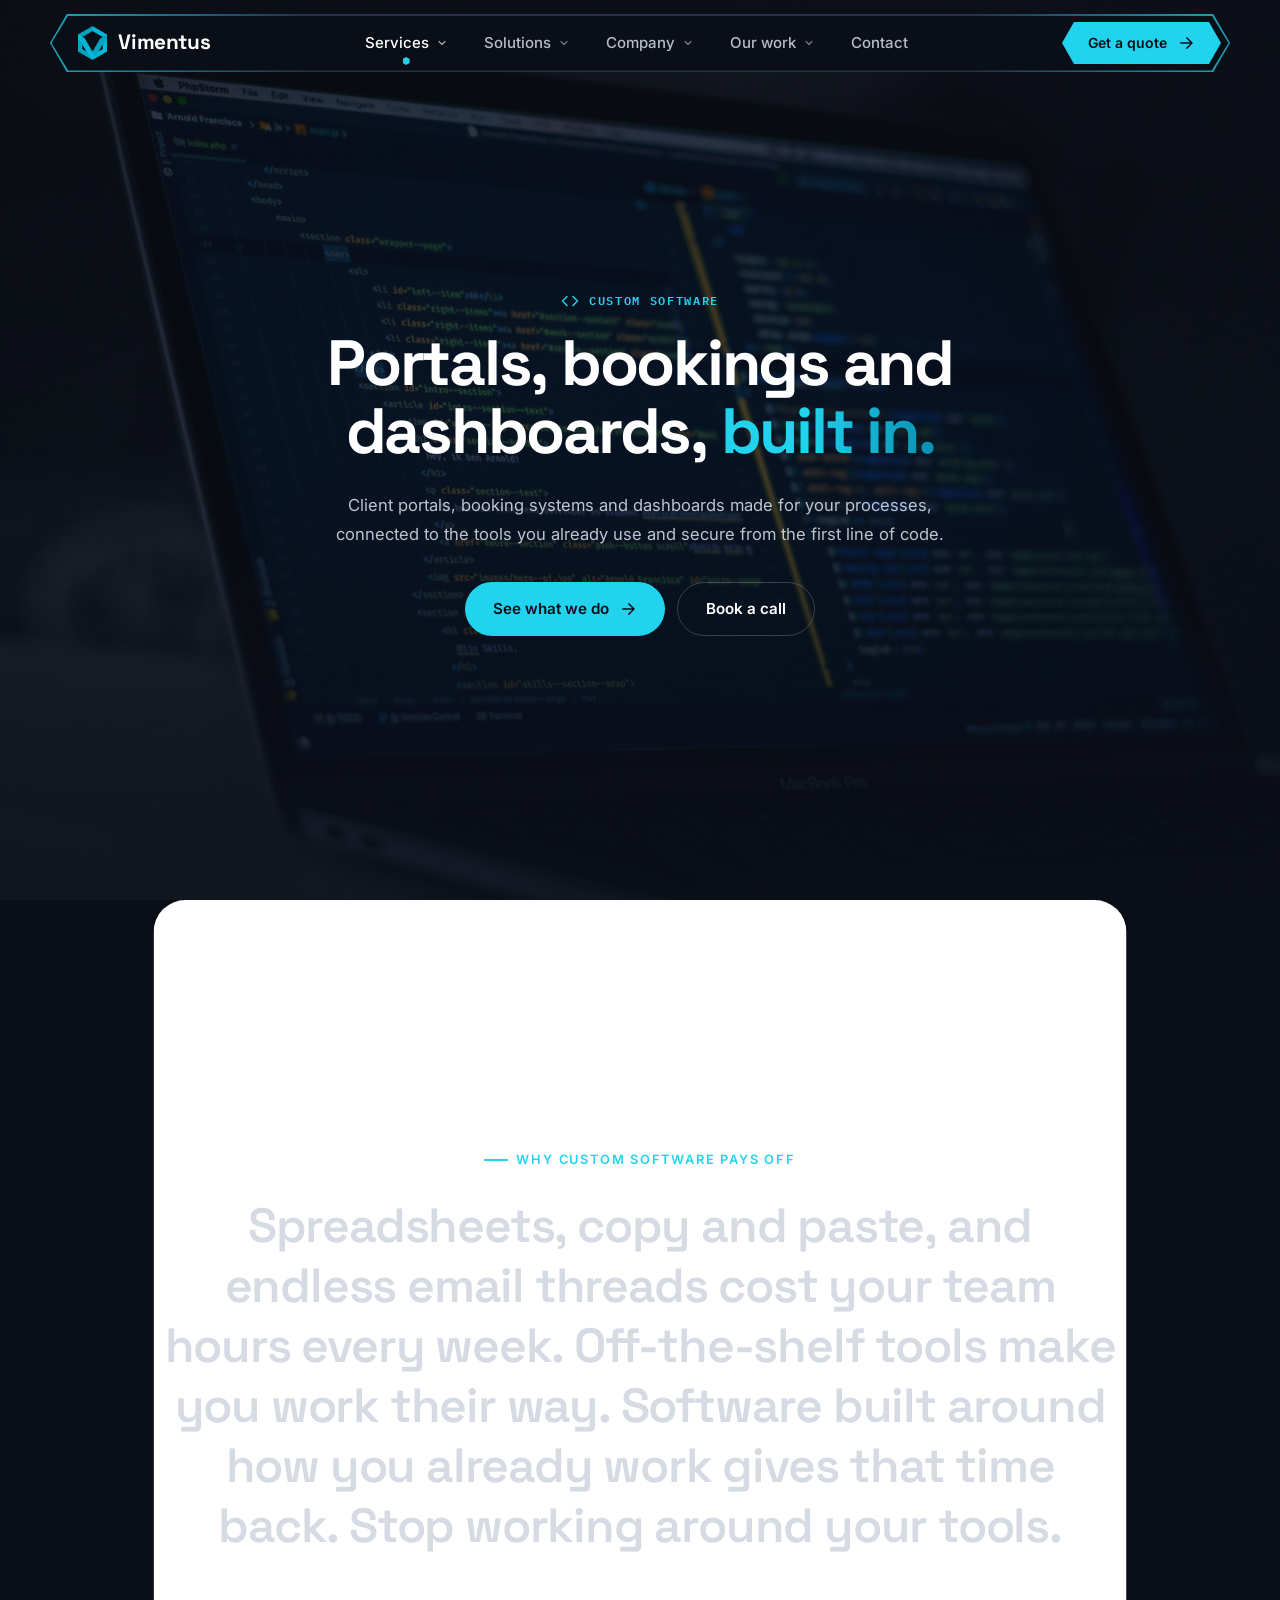
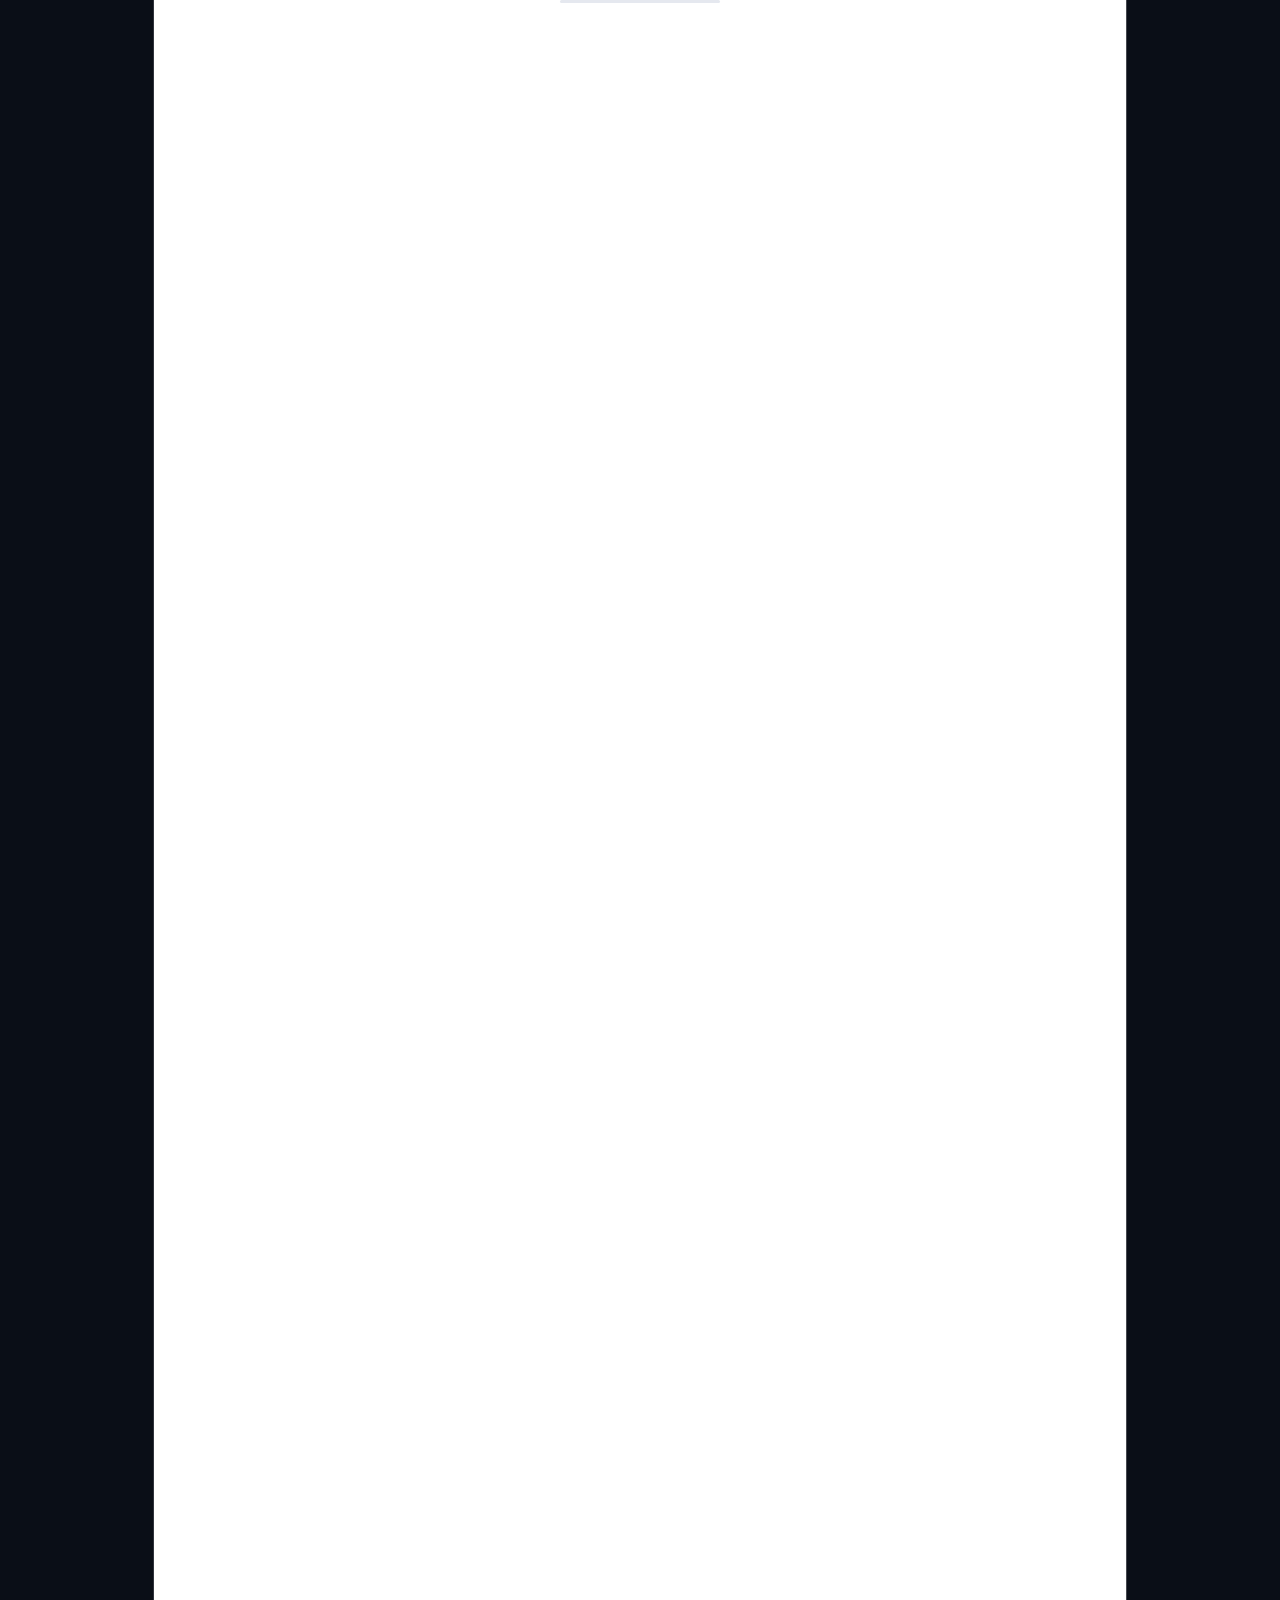
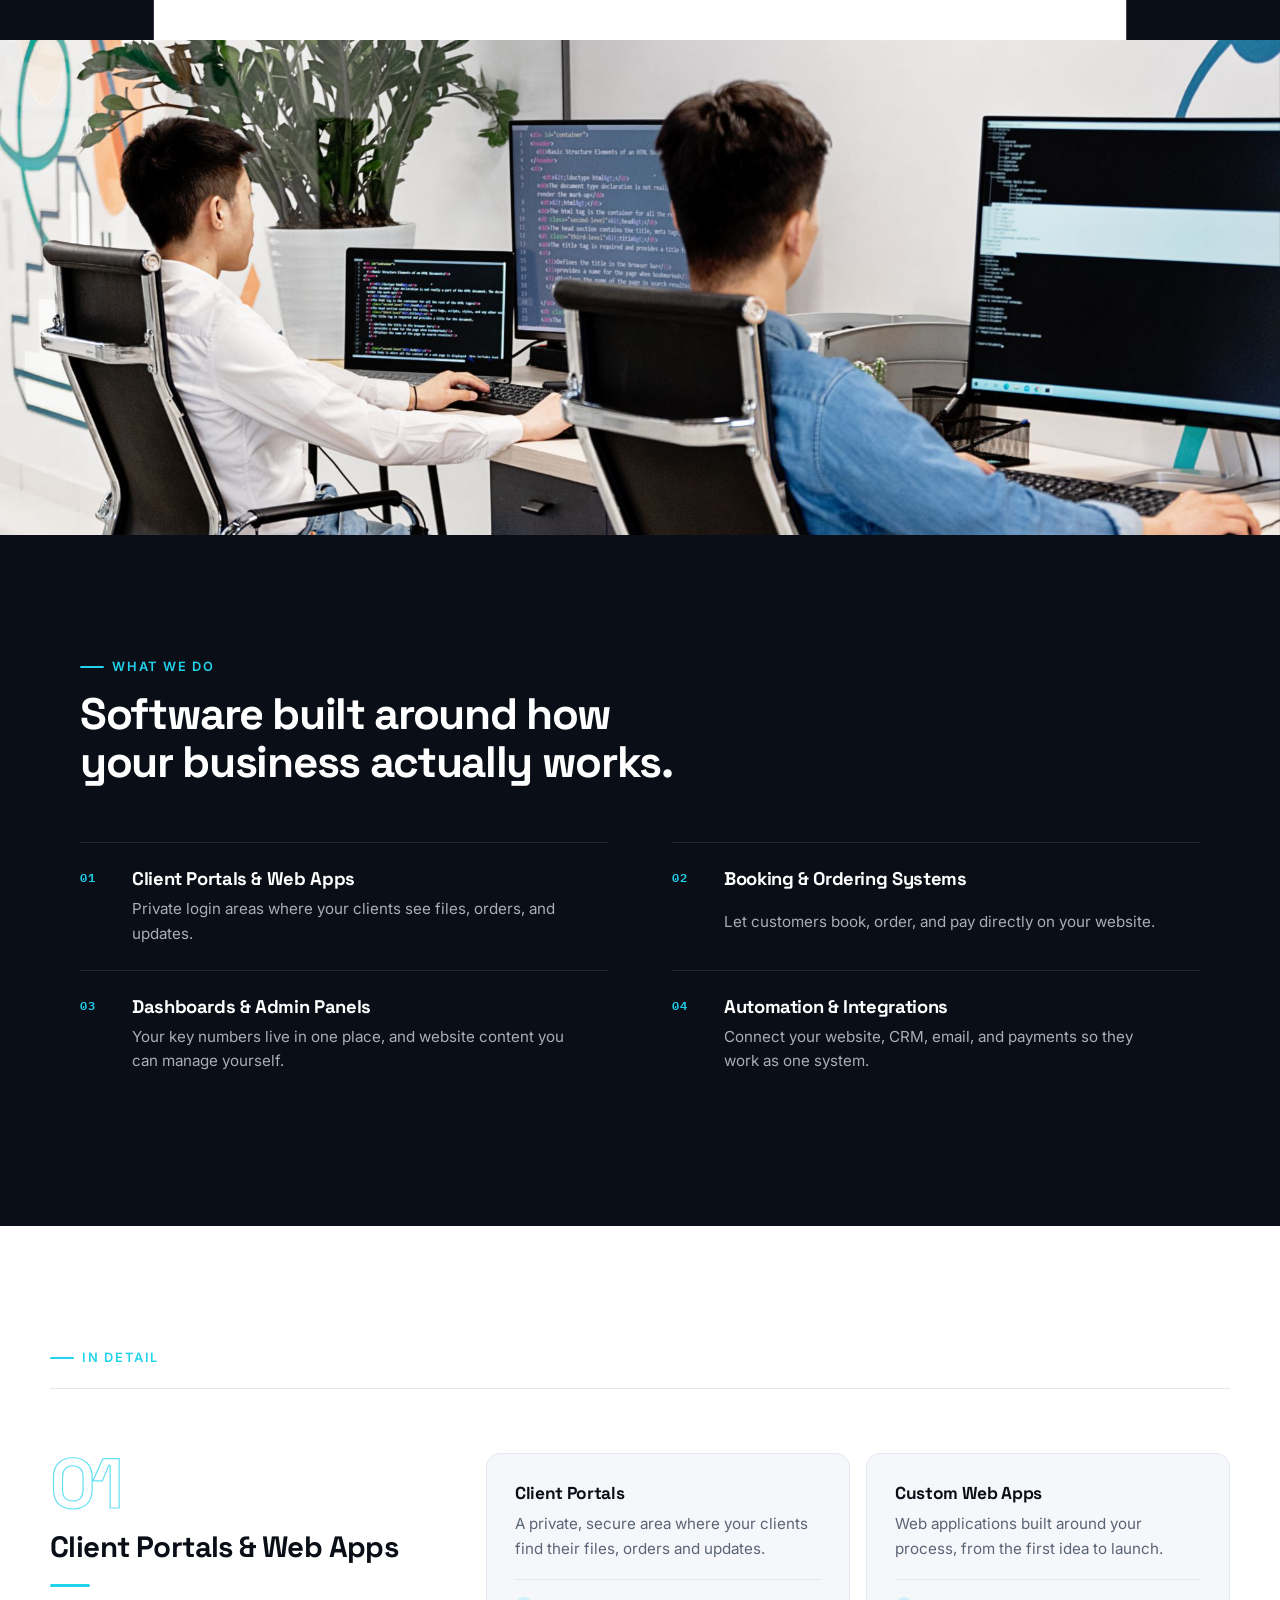
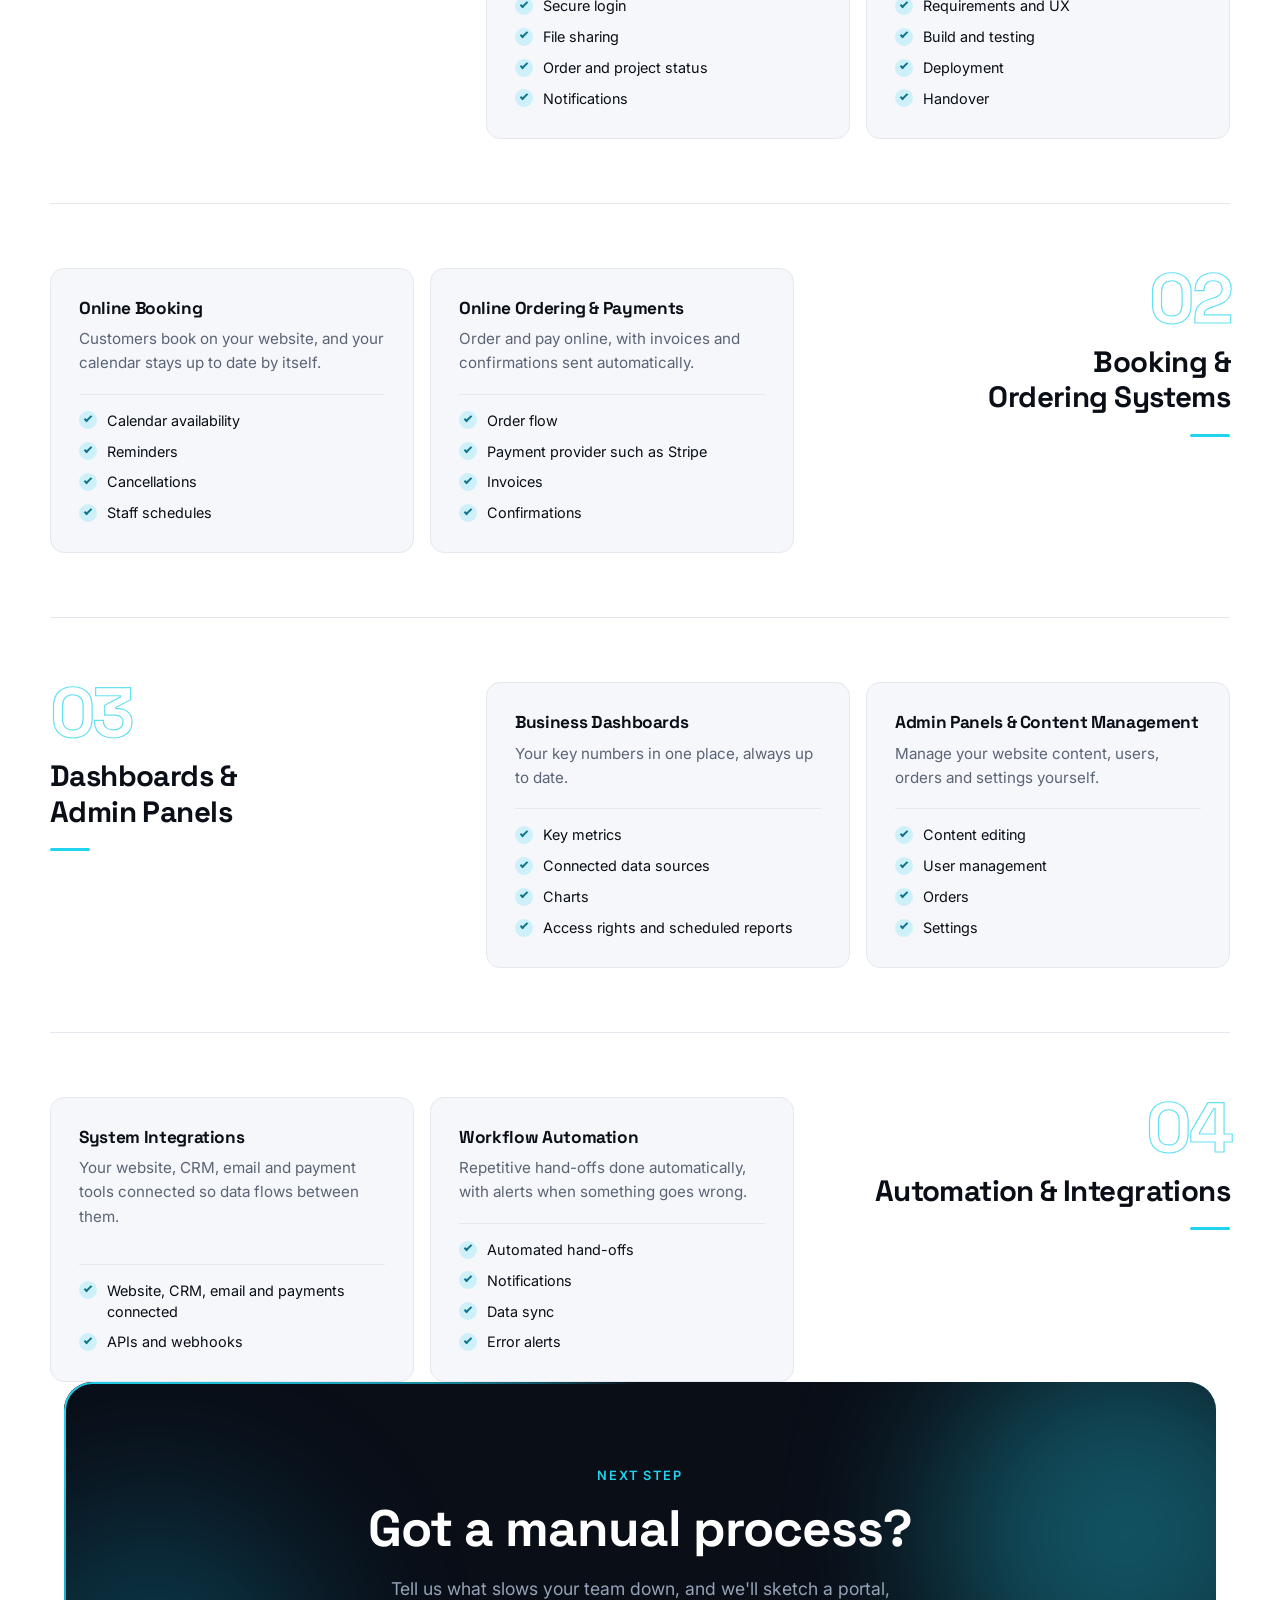
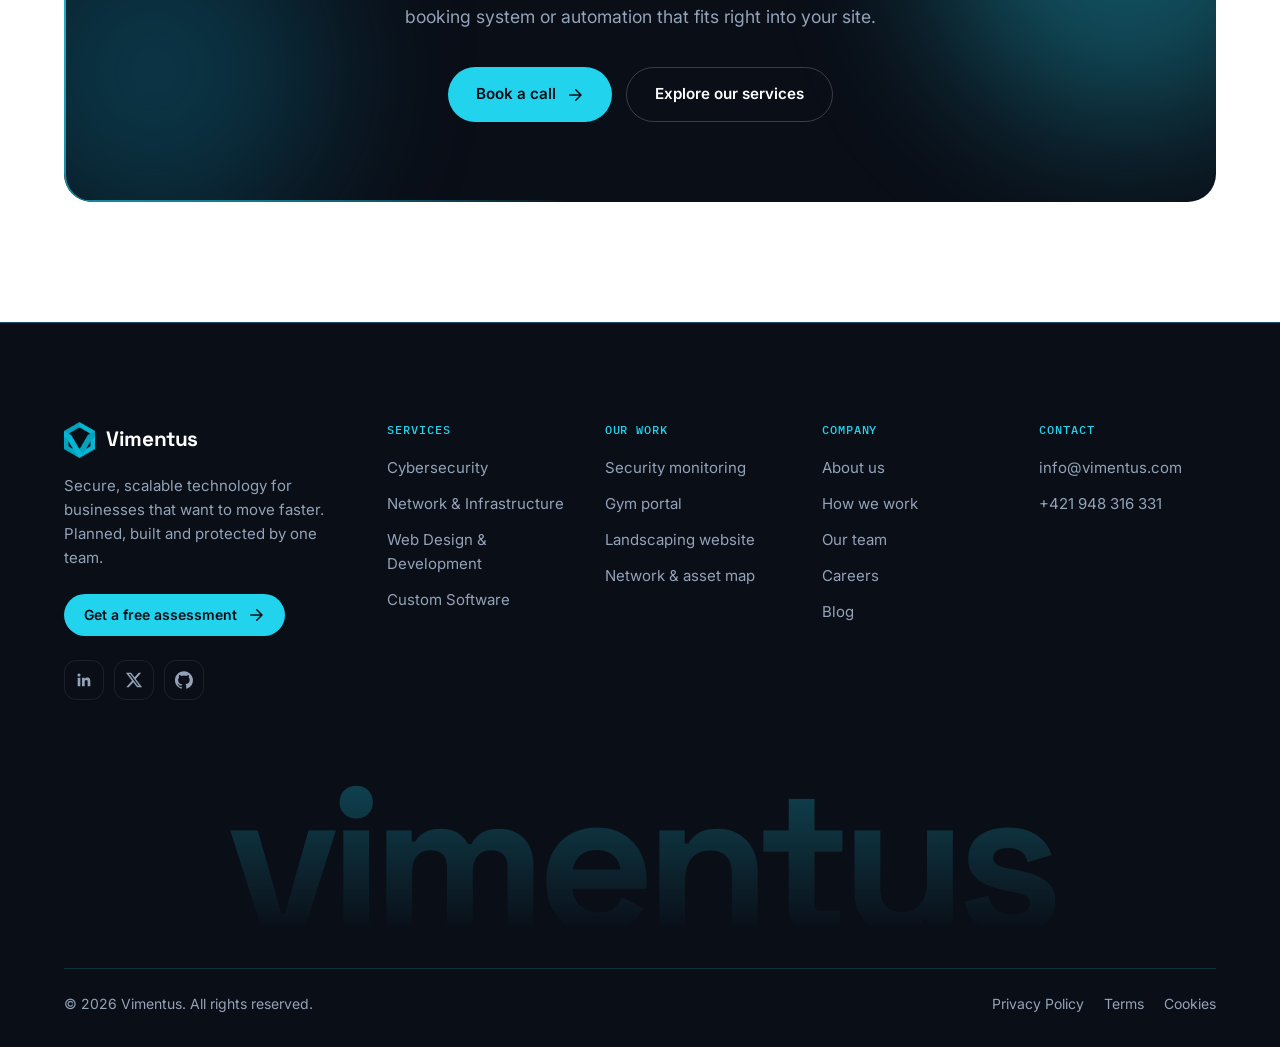
<file: services/custom-software.html>
<!DOCTYPE html>
<html lang="en">
<head>
  <meta charset="UTF-8" />
  <meta name="viewport" content="width=device-width, initial-scale=1.0" />
  <meta name="theme-color" content="#0a0e17" />
  <title>Custom Software — Vimentus</title>
  <meta name="description" content="Client portals and web apps, booking and ordering systems, dashboards, and automation and integrations." />

  <link rel="preconnect" href="https://fonts.googleapis.com" />
  <link rel="preconnect" href="https://fonts.gstatic.com" crossorigin />
  <link href="https://fonts.googleapis.com/css2?family=Inter:wght@400;500;600&family=Space+Grotesk:wght@500;600;700&family=IBM+Plex+Mono:wght@500;600&display=swap" rel="stylesheet" />
  <link rel="icon" type="image/png" href="../img/favicon.png" />
  <link rel="stylesheet" href="../styles.css" />
</head>
<body class="service-page">

  <!-- Hidden SVG icon sprite (reuse with <svg><use href="#i-name"/></svg>) -->
  <svg width="0" height="0" style="position:absolute" aria-hidden="true">
    <defs>
      <symbol id="i-shield" viewBox="0 0 24 24" fill="none" stroke="currentColor" stroke-width="2" stroke-linecap="round" stroke-linejoin="round"><path d="M12 22s8-4 8-10V5l-8-3-8 3v7c0 6 8 10 8 10z"/><path d="m9 12 2 2 4-4"/></symbol>
      <symbol id="i-network" viewBox="0 0 24 24" fill="none" stroke="currentColor" stroke-width="2" stroke-linecap="round" stroke-linejoin="round"><rect x="9" y="2" width="6" height="6" rx="1"/><rect x="2" y="16" width="6" height="6" rx="1"/><rect x="16" y="16" width="6" height="6" rx="1"/><path d="M5 16v-3a1 1 0 0 1 1-1h12a1 1 0 0 1 1 1v3M12 12V8"/></symbol>
      <symbol id="i-web" viewBox="0 0 24 24" fill="none" stroke="currentColor" stroke-width="2" stroke-linecap="round" stroke-linejoin="round"><rect x="2" y="3" width="20" height="14" rx="2"/><path d="M8 21h8M12 17v4M7 8l-2 2 2 2M17 8l2 2-2 2M13 7l-2 6"/></symbol>
      <symbol id="i-code" viewBox="0 0 24 24" fill="none" stroke="currentColor" stroke-width="2" stroke-linecap="round" stroke-linejoin="round"><path d="m16 18 6-6-6-6M8 6l-6 6 6 6"/></symbol>
      <symbol id="i-arrow" viewBox="0 0 24 24" fill="none" stroke="currentColor" stroke-width="2" stroke-linecap="round" stroke-linejoin="round"><path d="M5 12h14M13 5l7 7-7 7"/></symbol>
      <symbol id="i-chev" viewBox="0 0 24 24" fill="none" stroke="currentColor" stroke-width="2.5" stroke-linecap="round" stroke-linejoin="round"><path d="m6 9 6 6 6-6"/></symbol>
      <symbol id="i-bolt" viewBox="0 0 24 24" fill="none" stroke="currentColor" stroke-width="2" stroke-linecap="round" stroke-linejoin="round"><path d="M13 2 3 14h9l-1 8 10-12h-9l1-8z"/></symbol>
      <symbol id="i-users" viewBox="0 0 24 24" fill="none" stroke="currentColor" stroke-width="2" stroke-linecap="round" stroke-linejoin="round"><path d="M17 21v-2a4 4 0 0 0-4-4H5a4 4 0 0 0-4 4v2"/><circle cx="9" cy="7" r="4"/><path d="M23 21v-2a4 4 0 0 0-3-3.87M16 3.13a4 4 0 0 1 0 7.75"/></symbol>
      <symbol id="i-clock" viewBox="0 0 24 24" fill="none" stroke="currentColor" stroke-width="2" stroke-linecap="round" stroke-linejoin="round"><circle cx="12" cy="12" r="10"/><path d="M12 6v6l4 2"/></symbol>
      <symbol id="i-building" viewBox="0 0 24 24" fill="none" stroke="currentColor" stroke-width="2" stroke-linecap="round" stroke-linejoin="round"><rect x="4" y="2" width="16" height="20" rx="2"/><path d="M9 22v-4h6v4M8 6h.01M16 6h.01M12 6h.01M12 10h.01M12 14h.01M16 10h.01M16 14h.01M8 10h.01M8 14h.01"/></symbol>
      <symbol id="i-cart" viewBox="0 0 24 24" fill="none" stroke="currentColor" stroke-width="2" stroke-linecap="round" stroke-linejoin="round"><circle cx="9" cy="21" r="1"/><circle cx="20" cy="21" r="1"/><path d="M1 1h4l2.68 13.39a2 2 0 0 0 2 1.61h9.72a2 2 0 0 0 2-1.61L23 6H6"/></symbol>
      <symbol id="i-heart" viewBox="0 0 24 24" fill="none" stroke="currentColor" stroke-width="2" stroke-linecap="round" stroke-linejoin="round"><path d="M22 12h-4l-3 9L9 3l-3 9H2"/></symbol>
      <symbol id="i-bank" viewBox="0 0 24 24" fill="none" stroke="currentColor" stroke-width="2" stroke-linecap="round" stroke-linejoin="round"><path d="M3 21h18M3 10h18M5 6l7-3 7 3M4 10v11M20 10v11M8 14v3M12 14v3M16 14v3"/></symbol>
      <symbol id="i-cloud" viewBox="0 0 24 24" fill="none" stroke="currentColor" stroke-width="2" stroke-linecap="round" stroke-linejoin="round"><path d="M18 10h-1.26A8 8 0 1 0 9 20h9a5 5 0 0 0 0-10z"/></symbol>
      <symbol id="i-rocket" viewBox="0 0 24 24" fill="none" stroke="currentColor" stroke-width="2" stroke-linecap="round" stroke-linejoin="round"><path d="M4.5 16.5c-1.5 1.26-2 5-2 5s3.74-.5 5-2c.71-.84.7-2.13-.09-2.91a2.18 2.18 0 0 0-2.91-.09zM12 15l-3-3a22 22 0 0 1 2-3.95A12.88 12.88 0 0 1 22 2c0 2.72-.78 7.5-6 11a22.35 22.35 0 0 1-4 2z"/><path d="M9 12H4s.55-3.03 2-4c1.62-1.08 5 0 5 0M12 15v5s3.03-.55 4-2c1.08-1.62 0-5 0-5"/></symbol>
      <symbol id="i-info" viewBox="0 0 24 24" fill="none" stroke="currentColor" stroke-width="2" stroke-linecap="round" stroke-linejoin="round"><circle cx="12" cy="12" r="10"/><path d="M12 16v-4M12 8h.01"/></symbol>
      <symbol id="i-briefcase" viewBox="0 0 24 24" fill="none" stroke="currentColor" stroke-width="2" stroke-linecap="round" stroke-linejoin="round"><rect x="2" y="7" width="20" height="14" rx="2"/><path d="M16 21V5a2 2 0 0 0-2-2h-4a2 2 0 0 0-2 2v16"/></symbol>
      <symbol id="i-book" viewBox="0 0 24 24" fill="none" stroke="currentColor" stroke-width="2" stroke-linecap="round" stroke-linejoin="round"><path d="M4 19.5A2.5 2.5 0 0 1 6.5 17H20V2H6.5A2.5 2.5 0 0 0 4 4.5v15z"/><path d="M6.5 17A2.5 2.5 0 0 0 4 19.5 2.5 2.5 0 0 0 6.5 22H20v-5"/></symbol>
      <symbol id="i-mail" viewBox="0 0 24 24" fill="none" stroke="currentColor" stroke-width="2" stroke-linecap="round" stroke-linejoin="round"><rect x="2" y="4" width="20" height="16" rx="2"/><path d="m22 6-10 7L2 6"/></symbol>
      <symbol id="i-search" viewBox="0 0 24 24" fill="none" stroke="currentColor" stroke-width="2" stroke-linecap="round" stroke-linejoin="round"><circle cx="11" cy="11" r="8"/><path d="m21 21-4.35-4.35"/></symbol>
      <symbol id="i-map" viewBox="0 0 24 24" fill="none" stroke="currentColor" stroke-width="2" stroke-linecap="round" stroke-linejoin="round"><path d="m1 6 7-4 8 4 7-4v16l-7 4-8-4-7 4z"/><path d="M8 2v16M16 6v16"/></symbol>
      <symbol id="i-quote" viewBox="0 0 24 24" fill="currentColor"><path d="M4 11c0-3.3 2.7-6 6-6v2c-2.2 0-4 1.8-4 4h4v8H4v-8zm10 0c0-3.3 2.7-6 6-6v2c-2.2 0-4 1.8-4 4h4v8h-6v-8z"/></symbol>
      <symbol id="i-linkedin" viewBox="0 0 24 24" fill="currentColor"><path d="M20.45 20.45h-3.56v-5.57c0-1.33-.02-3.04-1.85-3.04-1.85 0-2.14 1.45-2.14 2.94v5.67H9.35V9h3.41v1.56h.05c.48-.9 1.64-1.85 3.37-1.85 3.6 0 4.27 2.37 4.27 5.46v6.28zM5.34 7.43a2.06 2.06 0 1 1 0-4.13 2.06 2.06 0 0 1 0 4.13zM7.12 20.45H3.56V9h3.56v11.45z"/></symbol>
      <symbol id="i-x" viewBox="0 0 24 24" fill="currentColor"><path d="M18.24 2.25h3.31l-7.23 8.26 8.5 11.24h-6.65l-5.21-6.82-5.97 6.82H1.68l7.73-8.84L1.25 2.25h6.83l4.71 6.23 5.45-6.23zm-1.16 17.52h1.83L7.08 4.13H5.12l11.96 15.64z"/></symbol>
      <symbol id="i-github" viewBox="0 0 24 24" fill="currentColor"><path d="M12 .3a12 12 0 0 0-3.8 23.4c.6.1.8-.3.8-.6v-2c-3.3.7-4-1.6-4-1.6-.6-1.4-1.4-1.8-1.4-1.8-1-.7.1-.7.1-.7 1.2.1 1.8 1.2 1.8 1.2 1 1.8 2.8 1.3 3.5 1 0-.8.4-1.3.7-1.6-2.7-.3-5.5-1.3-5.5-6 0-1.2.5-2.3 1.3-3.1-.2-.4-.6-1.6 0-3.2 0 0 1-.3 3.4 1.2a11.5 11.5 0 0 1 6 0c2.3-1.5 3.3-1.2 3.3-1.2.6 1.6.2 2.8 0 3.2.9.8 1.3 1.9 1.3 3.2 0 4.6-2.8 5.6-5.5 5.9.5.4.9 1.1.9 2.2v3.3c0 .3.1.7.8.6A12 12 0 0 0 12 .3"/></symbol>
    </defs>
  </svg>

  <div class="scroll-progress" aria-hidden="true"></div>
  <!-- =====================================================
       NAVBAR
       ===================================================== -->
  <header class="nav" id="nav">
    <div class="container nav__inner">
      <a href="../index.html" class="logo" aria-label="Vimentus home">
        <img class="logo__mark" src="../img/logo.png" alt="" width="347" height="400" />
        <span>Vimentus</span>
      </a>

      <nav aria-label="Main">
        <ul class="nav__menu" id="navMenu">

          <!-- Services -->
          <li class="nav__item has-mega">
            <button class="nav__link" aria-expanded="false">Services <svg class="chev"><use href="#i-chev"/></svg></button>
            <div class="mega">
              <div class="mega__in">
                <div class="mega__cards">
                  <a href="../services/cybersecurity.html" class="mcard" style="--k:0">
                    <img data-src="../img/menu/cyber.jpg" alt="" width="800" height="560" decoding="async" />
                    <span class="mcard__text"><span class="mega__icon"><svg><use href="#i-shield"/></svg></span><span class="mega__title">Cybersecurity</span><span class="mega__desc"><span>Audits, pentesting, SOC &amp; threat protection.</span></span></span>
                  </a>
                  <a href="../services/network-infrastructure.html" class="mcard" style="--k:1">
                    <img data-src="../img/menu/infra.jpg" alt="" width="800" height="560" decoding="async" />
                    <span class="mcard__text"><span class="mega__icon"><svg><use href="#i-network"/></svg></span><span class="mega__title">Network &amp; Infrastructure</span><span class="mega__desc"><span>Design, deployment and 24/7 monitoring.</span></span></span>
                  </a>
                  <a href="../services/web-development.html" class="mcard" style="--k:2">
                    <img data-src="../img/menu/web.jpg" alt="" width="800" height="560" decoding="async" />
                    <span class="mcard__text"><span class="mega__icon"><svg><use href="#i-web"/></svg></span><span class="mega__title">Web Design &amp; Development</span><span class="mega__desc"><span>Fast, beautiful sites and web apps.</span></span></span>
                  </a>
                  <a href="../services/custom-software.html" class="mcard" style="--k:3">
                    <img data-src="../img/menu/software.jpg" alt="" width="800" height="560" decoding="async" />
                    <span class="mcard__text"><span class="mega__icon"><svg><use href="#i-code"/></svg></span><span class="mega__title">Custom Software</span><span class="mega__desc"><span>Tailor-made tools built around your workflow.</span></span></span>
                  </a>
                </div>
                <a href="../contact.html" class="mega__strip" style="--k:4"><span><b>Free security assessment</b><em>Find out where your business is exposed — in under a week.</em></span><span class="mega__go">Book now <svg><use href="#i-arrow"/></svg></span></a>
              </div>
            </div>
          </li>

          <!-- Solutions -->
          <li class="nav__item has-mega">
            <button class="nav__link" aria-expanded="false">Solutions <svg class="chev"><use href="#i-chev"/></svg></button>
            <div class="mega mega--hexes">
              <div class="mega__in">
                <div class="mega__hexes">
                  <div class="mega__group" role="group" aria-label="By industry" style="--k:0">
                    <a href="../solutions/finance.html" class="hexlink" style="--k:0"><span class="hexlink__hex"><svg><use href="#i-bank"/></svg></span><span class="mega__title">Finance</span><span class="mega__desc">Compliance-ready systems.</span></a>
                    <a href="../solutions/healthcare.html" class="hexlink" style="--k:1"><span class="hexlink__hex"><svg><use href="#i-heart"/></svg></span><span class="mega__title">Healthcare</span><span class="mega__desc">Protect patient data.</span></a>
                    <a href="../solutions/ecommerce.html" class="hexlink" style="--k:2"><span class="hexlink__hex"><svg><use href="#i-cart"/></svg></span><span class="mega__title">E-commerce</span><span class="mega__desc">Stores that scale.</span></a>
                    <a href="../solutions/enterprise.html" class="hexlink" style="--k:3"><span class="hexlink__hex"><svg><use href="#i-building"/></svg></span><span class="mega__title">Enterprise</span><span class="mega__desc">Modernise legacy IT.</span></a>
                  </div>
                  <div class="mega__group" role="group" aria-label="By need" style="--k:4">
                    <a href="../solutions/cloud-migration.html" class="hexlink" style="--k:4"><span class="hexlink__hex"><svg><use href="#i-cloud"/></svg></span><span class="mega__title">Cloud Migration</span><span class="mega__desc">Move safely to the cloud.</span></a>
                    <a href="../solutions/startups.html" class="hexlink" style="--k:5"><span class="hexlink__hex"><svg><use href="#i-rocket"/></svg></span><span class="mega__title">Startups</span><span class="mega__desc">From MVP to launch.</span></a>
                  </div>
                </div>
              </div>
            </div>
          </li>

          <!-- Company -->
          <li class="nav__item has-mega">
            <button class="nav__link" aria-expanded="false">Company <svg class="chev"><use href="#i-chev"/></svg></button>
            <div class="mega mega--hexes mega--few">
              <div class="mega__in">
                <div class="mega__hexes">
                  <div class="mega__group" role="group" aria-label="Company" style="--k:0">
                    <a href="../about.html" class="hexlink" style="--k:0"><span class="hexlink__hex"><svg><use href="#i-info"/></svg></span><span class="mega__title">About Us</span><span class="mega__desc">Our story and mission.</span></a>
                    <a href="../team.html" class="hexlink" style="--k:1"><span class="hexlink__hex"><svg><use href="#i-users"/></svg></span><span class="mega__title">Our Team</span><span class="mega__desc">Meet the experts.</span></a>
                    <a href="../careers.html" class="hexlink" style="--k:2"><span class="hexlink__hex"><svg><use href="#i-briefcase"/></svg></span><span class="mega__title">Careers</span><span class="mega__desc">Join us — we're hiring.</span></a>
                    <a href="../blog.html" class="hexlink" style="--k:3"><span class="hexlink__hex"><svg><use href="#i-book"/></svg></span><span class="mega__title">Blog &amp; Insights</span><span class="mega__desc">News, guides and research.</span></a>
                  </div>
                </div>
              </div>
            </div>
          </li>

          <!-- Our work -->
          <li class="nav__item has-mega">
            <button class="nav__link" aria-expanded="false">Our work <svg class="chev"><use href="#i-chev"/></svg></button>
            <div class="mega">
              <div class="mega__in">
                <div class="mega__cards">
                  <a href="../work/security-monitoring-wazuh.html" class="pcard" style="--k:0">
                    <span class="pcard__shot"><img data-src="../img/menu/work-wazuh.jpg" alt="" width="640" height="400" decoding="async" /></span>
                    <span class="pcard__text"><span class="mega__icon"><svg><use href="#i-shield"/></svg></span><span class="mega__title">Security monitoring with Wazuh</span><span class="mega__desc">Open-source SIEM, EDR and network watch.</span></span>
                  </a>
                  <a href="../work/gym-admin-portal-qr-access.html" class="pcard" style="--k:1">
                    <span class="pcard__shot"><img data-src="../img/menu/work-gym.jpg" alt="" width="640" height="400" decoding="async" /></span>
                    <span class="pcard__text"><span class="mega__icon"><svg><use href="#i-code"/></svg></span><span class="mega__title">Gym portal with QR access</span><span class="mega__desc">Members get in with a code on their phone.</span></span>
                  </a>
                  <a href="../work/landscaping-company-website.html" class="pcard" style="--k:2">
                    <span class="pcard__shot"><img data-src="../img/menu/work-garden.jpg" alt="" width="640" height="400" decoding="async" /></span>
                    <span class="pcard__text"><span class="mega__icon"><svg><use href="#i-web"/></svg></span><span class="mega__title">Landscaping company website</span><span class="mega__desc">3D, parallax and fast on any device.</span></span>
                  </a>
                  <a href="../work/segmented-network-asset-map.html" class="pcard" style="--k:3">
                    <span class="pcard__shot"><img data-src="../img/menu/work-netbox.jpg" alt="" width="640" height="400" decoding="async" /></span>
                    <span class="pcard__text"><span class="mega__icon"><svg><use href="#i-network"/></svg></span><span class="mega__title">Segmented network &amp; asset map</span><span class="mega__desc">DMZ, protected zones, all in NetBox.</span></span>
                  </a>
                </div>
                <a href="../index.html#work" class="mega__strip" style="--k:4"><span><b>See all our work</b><em>Real projects, planned, built and secured by one team.</em></span><span class="mega__go">View projects <svg><use href="#i-arrow"/></svg></span></a>
              </div>
            </div>
          </li>
          <li class="nav__item"><a href="../contact.html" class="nav__link">Contact</a></li>
          <!-- phone menu only -->
          <li class="nav__foot">
            <a href="../contact.html" class="btn btn--primary">Get a quote <svg><use href="#i-arrow"/></svg></a>
            <p><a href="mailto:info@vimentus.com">info@vimentus.com</a><a href="tel:+421948316331">+421 948 316 331</a></p>
          </li>
        </ul>
      </nav>

      <div class="nav__actions">
        <a href="../contact.html" class="btn btn--primary btn--sm">Get a quote <svg><use href="#i-arrow"/></svg></a>
        <button class="nav__toggle" id="navToggle" aria-label="Open menu" aria-expanded="false" aria-controls="navMenu">
          <span></span><span></span><span></span>
        </button>
      </div>
    </div>
  </header>

  <main>
    <!-- =====================================================
         HERO over the service's photo. The photo (.sp-top-bg) is pinned behind
         both the hero and the white sheet below, so the sheet rolls up over the
         same picture (styles: "SERVICE PAGES").
         ===================================================== -->
    <div class="sp-top" style="--bg-img: url('../img/software.jpg')">
      <div class="sp-top-bg" aria-hidden="true"></div>
      <section class="sp-hero" aria-labelledby="sp-title">
        <div class="sp-hero__inner">
          <span class="sp-eyebrow"><svg><use href="#i-code"/></svg>Custom Software</span>
          <h1 id="sp-title" class="sp-title split" data-split>Portals, bookings and dashboards, <span class="gradient-text">built in.</span></h1>
          <p class="sp-lead">Client portals, booking systems and dashboards made for your processes, connected to the tools you already use and secure from the first line of code.</p>
          <div class="proj-actions">
            <a class="btn btn--primary" href="#sp-areas">See what we do <svg><use href="#i-arrow"/></svg></a>
            <a class="btn btn--ghost" href="../contact.html">Book a call</a>
          </div>
        </div>
      </section>

      <!-- White sheet: rolls in over the photo, narrow with rounded top corners at first,
           full width at the top (script.js "Sheets"); then pinned while the statement
           fills in word by word ([data-pin-track] + [data-scrub]) -->
      <section class="pchallenge sp-sheet" aria-label="Why it matters" data-pin-track data-sheet>
        <div class="pchallenge__stage">
          <div class="container pchallenge__content">
            <span class="eyebrow">Why custom software pays off</span>
            <p class="pchallenge__text" data-scrub>Spreadsheets, copy and paste, and endless email threads cost your team hours every week. Off-the-shelf tools make you work their way. Software built around how you already work gives that time back. <em>Stop working around your tools.</em></p>
            <span class="pchallenge__bar" aria-hidden="true"></span>
          </div>
        </div>
      </section>
    </div>

    <!-- Photo band: the photo moves slower than the page (data-parallax) -->
    <div class="sp-band" aria-hidden="true">
      <img class="sp-band-img" src="../img/band-software.jpg" alt="" loading="lazy" decoding="async" data-parallax="0.22">
    </div>

    <!-- =====================================================
         WHAT WE DO: the service's areas (navy). Keep the ids: links point to them.
         ===================================================== -->
    <section class="sp-areas" id="sp-areas" aria-labelledby="sp-areas-title">
      <div class="sp-areas-inner">
        <header class="sp-areas-head">
          <span class="eyebrow" data-reveal="fade-right">What we do</span>
          <h2 id="sp-areas-title" class="split" data-split>Software built around how your business actually works.</h2>
        </header>
        <ol class="sp-areas-list">
          <li class="sp-area" data-reveal="fade-up" id="client-portals">
            <span class="sp-area-num" aria-hidden="true">01</span>
            <h3>Client Portals &amp; Web Apps</h3>
            <p>Private login areas where your clients see files, orders, and updates.</p>
          </li>
          <li class="sp-area" data-reveal="fade-up" id="booking-ordering">
            <span class="sp-area-num" aria-hidden="true">02</span>
            <h3>Booking &amp; Ordering Systems</h3>
            <p>Let customers book, order, and pay directly on your website.</p>
          </li>
          <li class="sp-area" data-reveal="fade-up" id="dashboards">
            <span class="sp-area-num" aria-hidden="true">03</span>
            <h3>Dashboards &amp; Admin Panels</h3>
            <p>Your key numbers live in one place, and website content you can manage yourself.</p>
          </li>
          <li class="sp-area" data-reveal="fade-up" id="automation-integrations">
            <span class="sp-area-num" aria-hidden="true">04</span>
            <h3>Automation &amp; Integrations</h3>
            <p>Connect your website, CRM, email, and payments so they work as one system.</p>
          </li>
        </ol>
      </div>
    </section>

    <!-- =====================================================
         IN DETAIL: one block per area, its sub-services and what's included
         ===================================================== -->
    <section class="sp-details" aria-labelledby="sp-details-title">
      <div class="sp-details-inner">
        <span class="eyebrow" id="sp-details-title">In detail</span>
        <article class="sp-detail" data-reveal="fade-up" id="client-portals-details" aria-labelledby="client-portals-details-title">
          <header class="sp-detail-head">
            <span class="sp-detail-num" aria-hidden="true">01</span>
            <h2 id="client-portals-details-title">Client Portals &amp; Web Apps</h2>
          </header>
          <div class="sp-detail-items">
            <div class="sp-detail-item">
              <h3>Client Portals</h3>
              <p>A private, secure area where your clients find their files, orders and updates.</p>
              <ul class="sp-detail-list">
                <li>Secure login</li>
                <li>File sharing</li>
                <li>Order and project status</li>
                <li>Notifications</li>
              </ul>
            </div>
            <div class="sp-detail-item">
              <h3>Custom Web Apps</h3>
              <p>Web applications built around your process, from the first idea to launch.</p>
              <ul class="sp-detail-list">
                <li>Requirements and UX</li>
                <li>Build and testing</li>
                <li>Deployment</li>
                <li>Handover</li>
              </ul>
            </div>
          </div>
        </article>
        <article class="sp-detail" data-reveal="fade-up" id="booking-ordering-details" aria-labelledby="booking-ordering-details-title">
          <header class="sp-detail-head">
            <span class="sp-detail-num" aria-hidden="true">02</span>
            <h2 id="booking-ordering-details-title">Booking &amp; Ordering Systems</h2>
          </header>
          <div class="sp-detail-items">
            <div class="sp-detail-item">
              <h3>Online Booking</h3>
              <p>Customers book on your website, and your calendar stays up to date by itself.</p>
              <ul class="sp-detail-list">
                <li>Calendar availability</li>
                <li>Reminders</li>
                <li>Cancellations</li>
                <li>Staff schedules</li>
              </ul>
            </div>
            <div class="sp-detail-item">
              <h3>Online Ordering &amp; Payments</h3>
              <p>Order and pay online, with invoices and confirmations sent automatically.</p>
              <ul class="sp-detail-list">
                <li>Order flow</li>
                <li>Payment provider such as Stripe</li>
                <li>Invoices</li>
                <li>Confirmations</li>
              </ul>
            </div>
          </div>
        </article>
        <article class="sp-detail" data-reveal="fade-up" id="dashboards-details" aria-labelledby="dashboards-details-title">
          <header class="sp-detail-head">
            <span class="sp-detail-num" aria-hidden="true">03</span>
            <h2 id="dashboards-details-title">Dashboards &amp; Admin Panels</h2>
          </header>
          <div class="sp-detail-items">
            <div class="sp-detail-item">
              <h3>Business Dashboards</h3>
              <p>Your key numbers in one place, always up to date.</p>
              <ul class="sp-detail-list">
                <li>Key metrics</li>
                <li>Connected data sources</li>
                <li>Charts</li>
                <li>Access rights and scheduled reports</li>
              </ul>
            </div>
            <div class="sp-detail-item">
              <h3>Admin Panels &amp; Content Management</h3>
              <p>Manage your website content, users, orders and settings yourself.</p>
              <ul class="sp-detail-list">
                <li>Content editing</li>
                <li>User management</li>
                <li>Orders</li>
                <li>Settings</li>
              </ul>
            </div>
          </div>
        </article>
        <article class="sp-detail" data-reveal="fade-up" id="automation-integrations-details" aria-labelledby="automation-integrations-details-title">
          <header class="sp-detail-head">
            <span class="sp-detail-num" aria-hidden="true">04</span>
            <h2 id="automation-integrations-details-title">Automation &amp; Integrations</h2>
          </header>
          <div class="sp-detail-items">
            <div class="sp-detail-item">
              <h3>System Integrations</h3>
              <p>Your website, CRM, email and payment tools connected so data flows between them.</p>
              <ul class="sp-detail-list">
                <li>Website, CRM, email and payments connected</li>
                <li>APIs and webhooks</li>
              </ul>
            </div>
            <div class="sp-detail-item">
              <h3>Workflow Automation</h3>
              <p>Repetitive hand-offs done automatically, with alerts when something goes wrong.</p>
              <ul class="sp-detail-list">
                <li>Automated hand-offs</li>
                <li>Notifications</li>
                <li>Data sync</li>
                <li>Error alerts</li>
              </ul>
            </div>
          </div>
        </article>
      </div>
    </section>

    <!-- =====================================================
         CTA
         ===================================================== -->
    <section class="container" id="cta">
      <div class="cta glow-border glow-border--always" data-reveal="zoom">
        <div class="orb orb--cyan" data-parallax="0.2" style="width:380px;height:380px;top:-160px;right:-100px"></div>
        <div class="orb orb--teal" data-parallax="-0.2" style="width:340px;height:340px;bottom:-160px;left:-80px"></div>
        <span class="eyebrow cta__eyebrow">Next step</span>
        <h2>Got a manual process?</h2>
        <p>Tell us what slows your team down, and we'll sketch a portal, booking system or automation that fits right into your site.</p>
        <div class="cta__actions">
          <a href="../contact.html" class="btn btn--primary">Book a call <svg><use href="#i-arrow"/></svg></a>
          <a href="../index.html#services" class="btn btn--ghost">Explore our services</a>
        </div>
      </div>
    </section>
  </main>

  <!-- =====================================================
       FOOTER
       ===================================================== -->
  <footer class="footer">
    <div class="footer__inner">
      <div class="footer__top">
        <div class="footer__brand">
          <a href="../index.html" class="logo">
            <img class="logo__mark" src="../img/logo.png" alt="" width="347" height="400" />
            <span>Vimentus</span>
          </a>
          <p>Secure, scalable technology for businesses that want to move faster. Planned, built and protected by one team.</p>
          <a href="../contact.html" class="btn btn--primary btn--sm">Get a free assessment <svg><use href="#i-arrow"/></svg></a>
          <div class="socials">
            <a href="#" aria-label="LinkedIn"><svg><use href="#i-linkedin"/></svg></a>
            <a href="#" aria-label="X"><svg><use href="#i-x"/></svg></a>
            <a href="#" aria-label="GitHub"><svg><use href="#i-github"/></svg></a>
          </div>
        </div>

        <nav class="footer__col" aria-label="Services">
          <h4>Services</h4>
          <a href="../services/cybersecurity.html">Cybersecurity</a>
          <a href="../services/network-infrastructure.html">Network &amp; Infrastructure</a>
          <a href="../services/web-development.html">Web Design &amp; Development</a>
          <a href="../services/custom-software.html">Custom Software</a>
        </nav>

        <nav class="footer__col" aria-label="Our work">
          <h4>Our work</h4>
          <a href="../work/security-monitoring-wazuh.html">Security monitoring</a>
          <a href="../work/gym-admin-portal-qr-access.html">Gym portal</a>
          <a href="../work/landscaping-company-website.html">Landscaping website</a>
          <a href="../work/segmented-network-asset-map.html">Network &amp; asset map</a>
        </nav>

        <nav class="footer__col" aria-label="Company">
          <h4>Company</h4>
          <a href="../about.html">About us</a>
          <a href="../index.html#process">How we work</a>
          <a href="../team.html">Our team</a>
          <a href="../careers.html">Careers</a>
          <a href="../blog.html">Blog</a>
        </nav>

        <div class="footer__col">
          <h4>Contact</h4>
          <a href="mailto:info@vimentus.com">info@vimentus.com</a>
          <a href="tel:+421948316331">+421 948 316 331</a>
        </div>
      </div>

      <div class="footer__word" aria-hidden="true">vimentus</div>

      <div class="footer__bottom">
        <span>&copy; <span id="year"></span> Vimentus. All rights reserved.</span>
        <nav class="footer__legal" aria-label="Legal">
          <a href="../privacy.html">Privacy Policy</a>
          <a href="../terms.html">Terms</a>
          <a href="../cookies.html">Cookies</a>
        </nav>
      </div>
    </div>
  </footer>

  <script src="../script.js"></script>
</body>
</html>
</file>
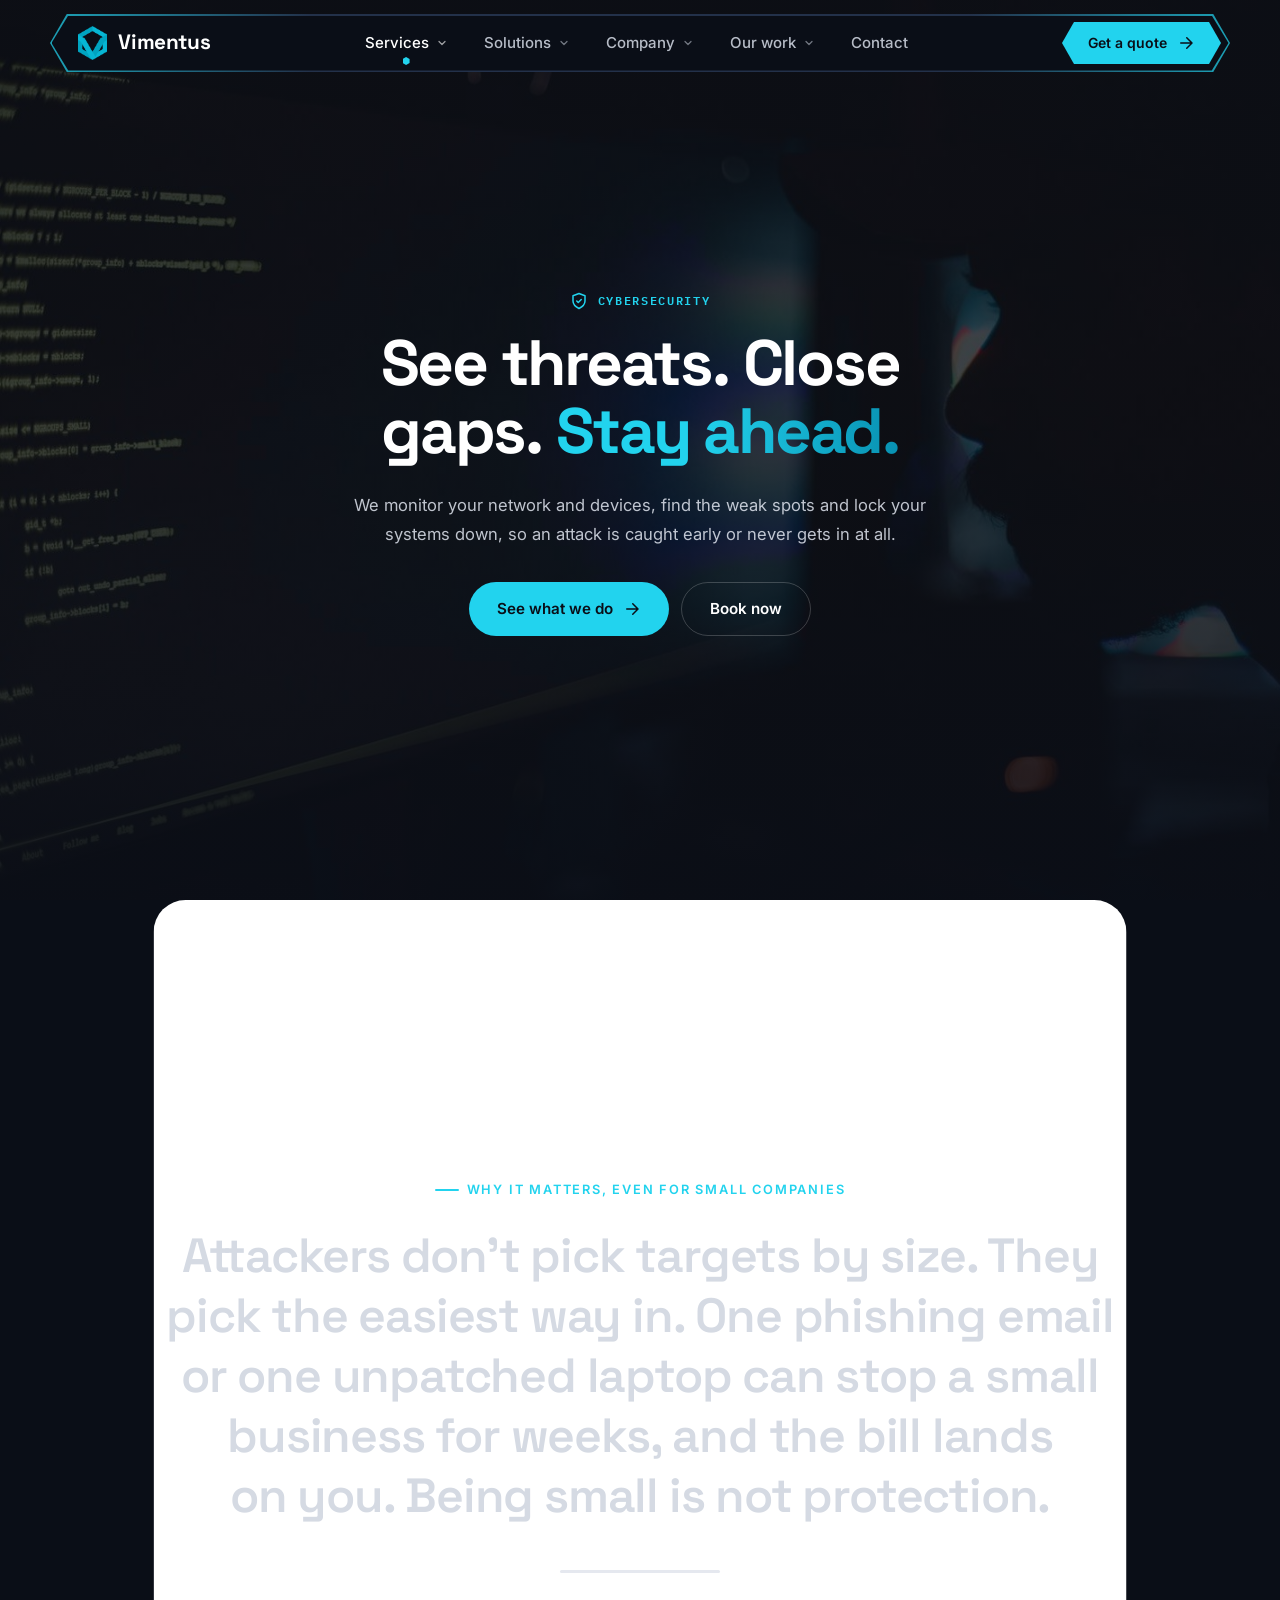
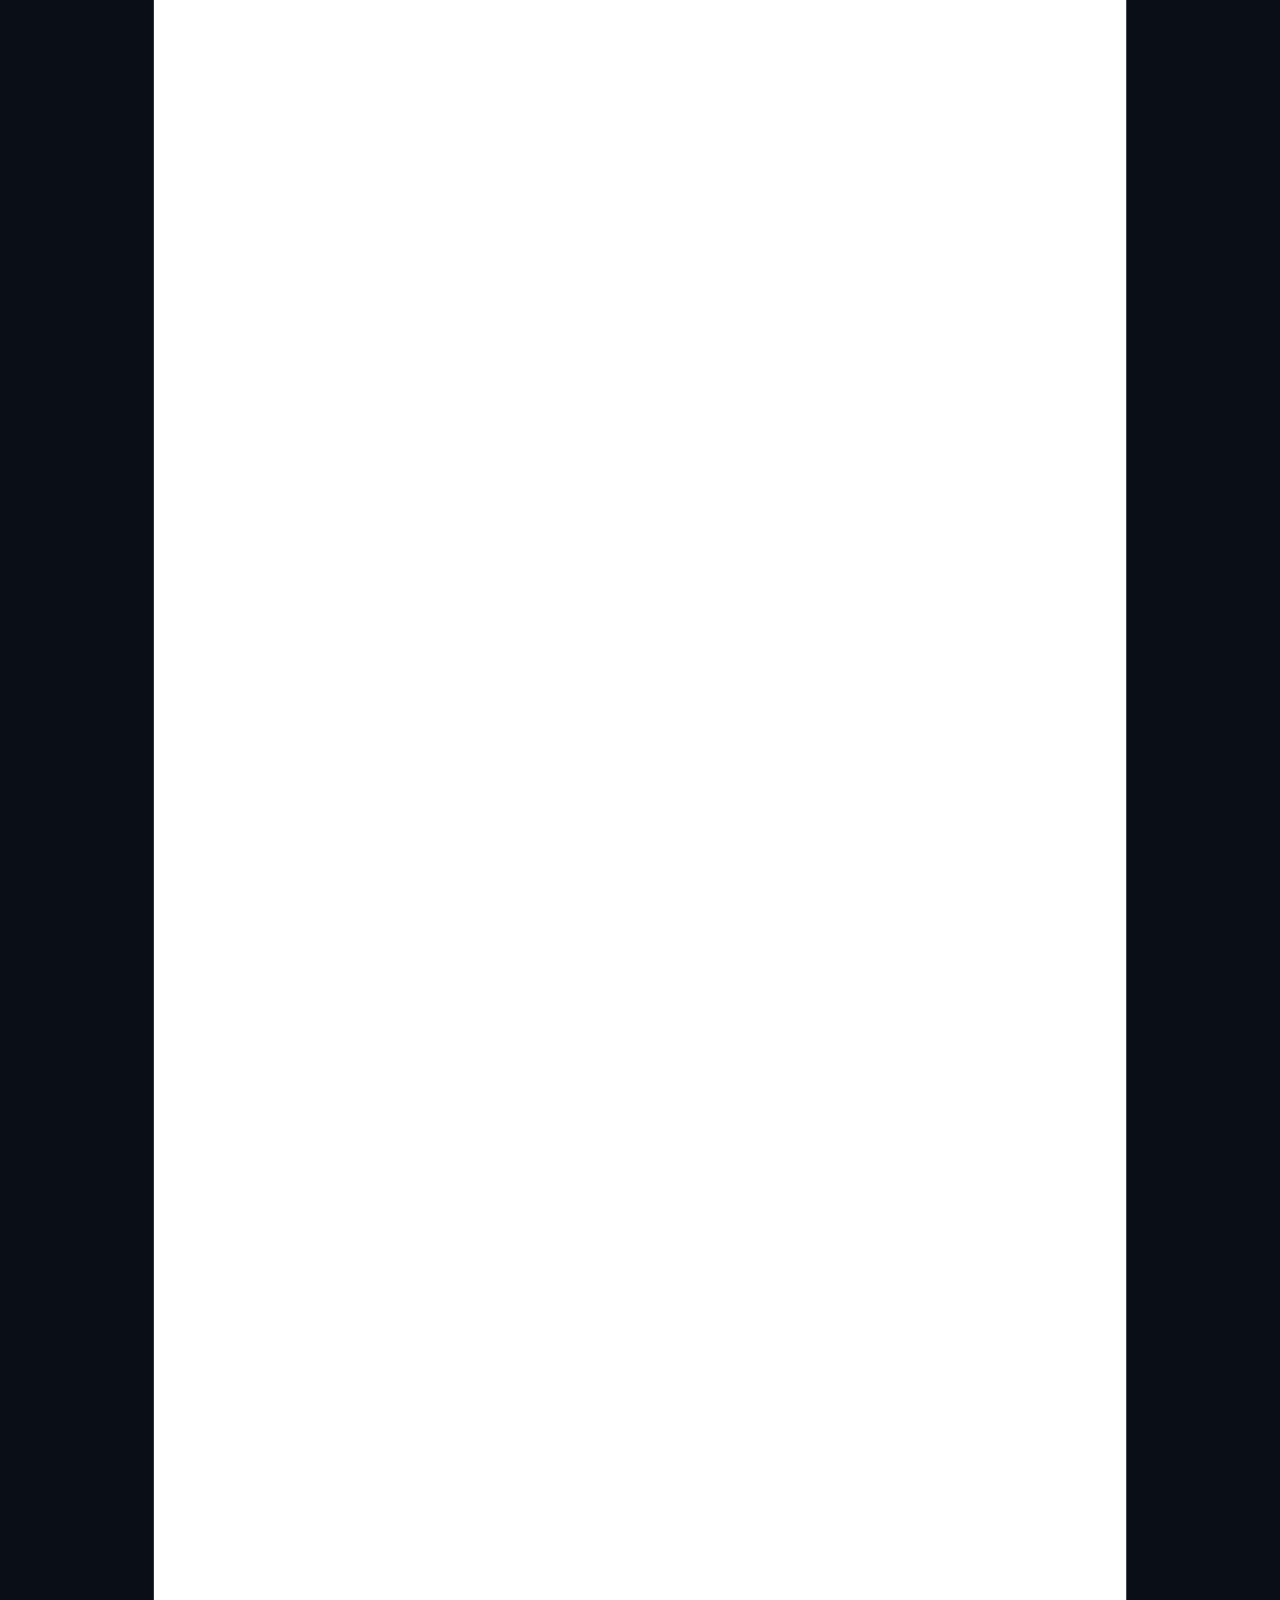
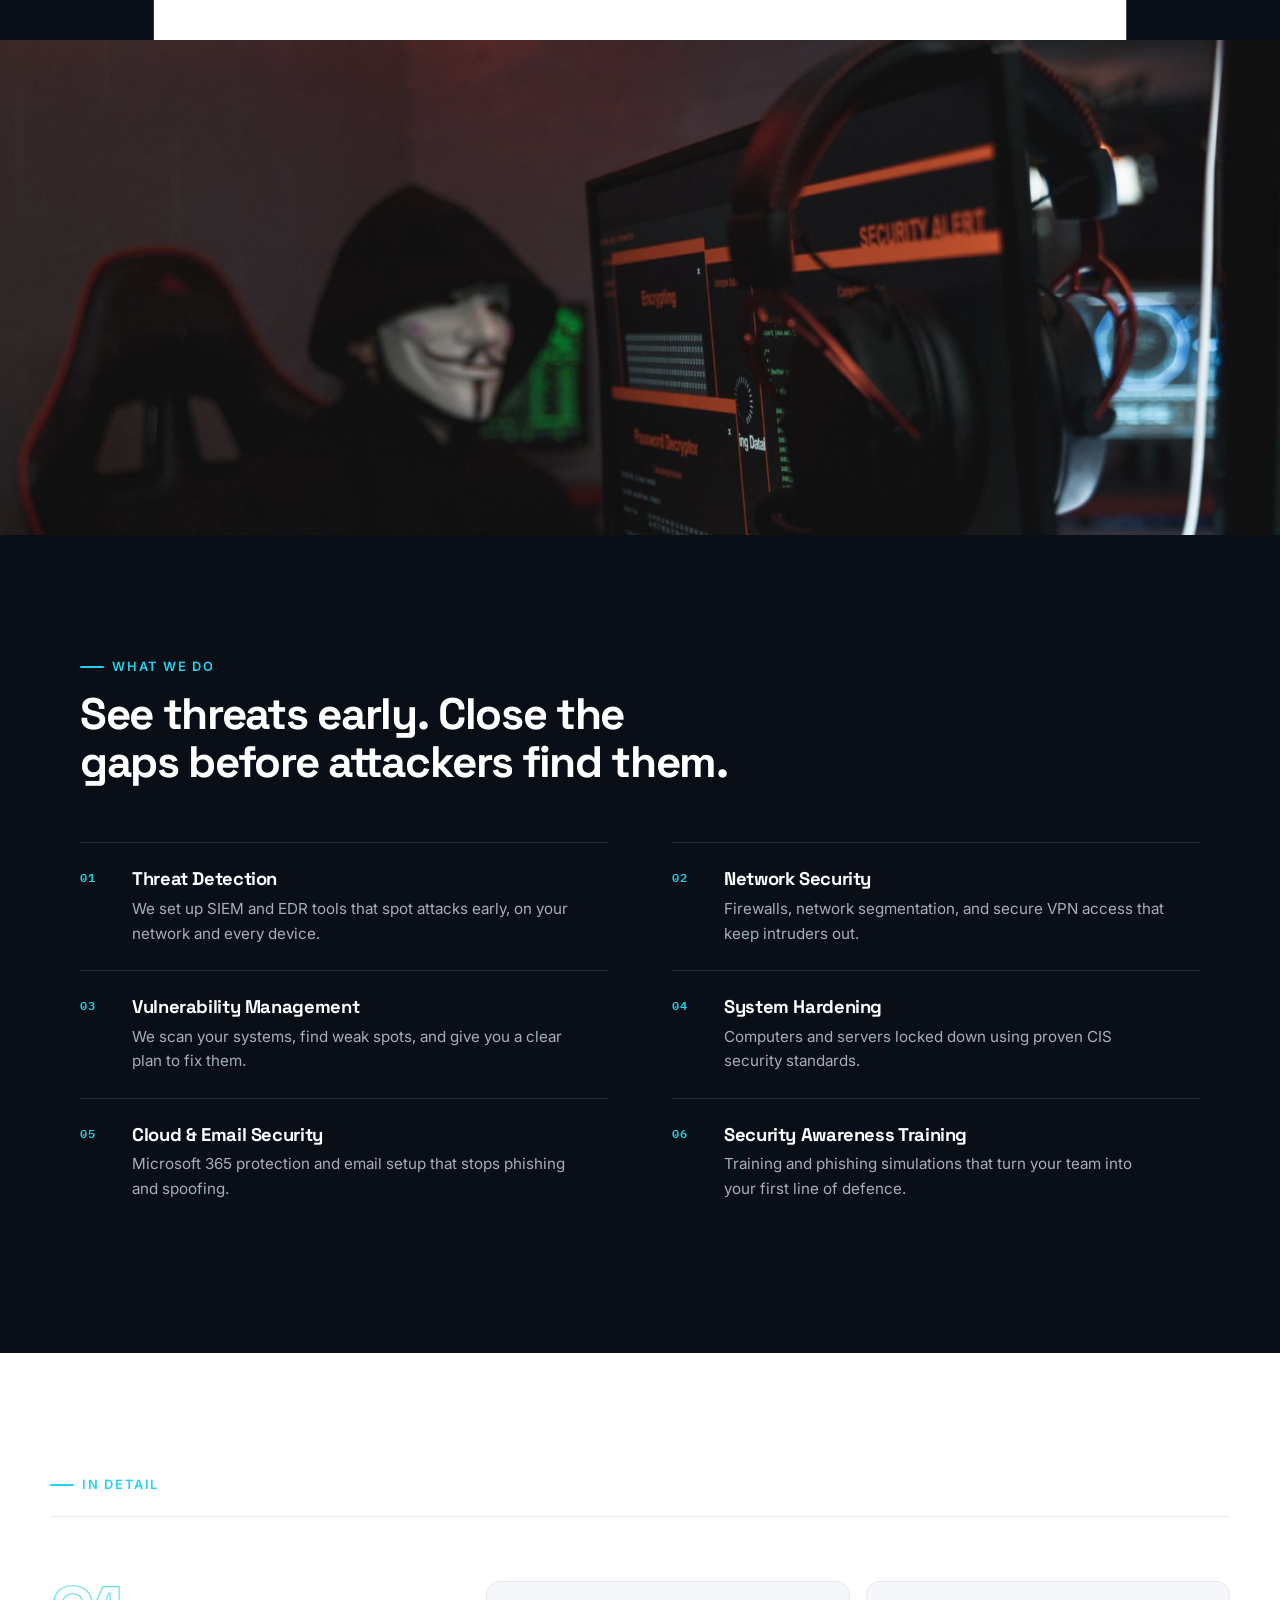
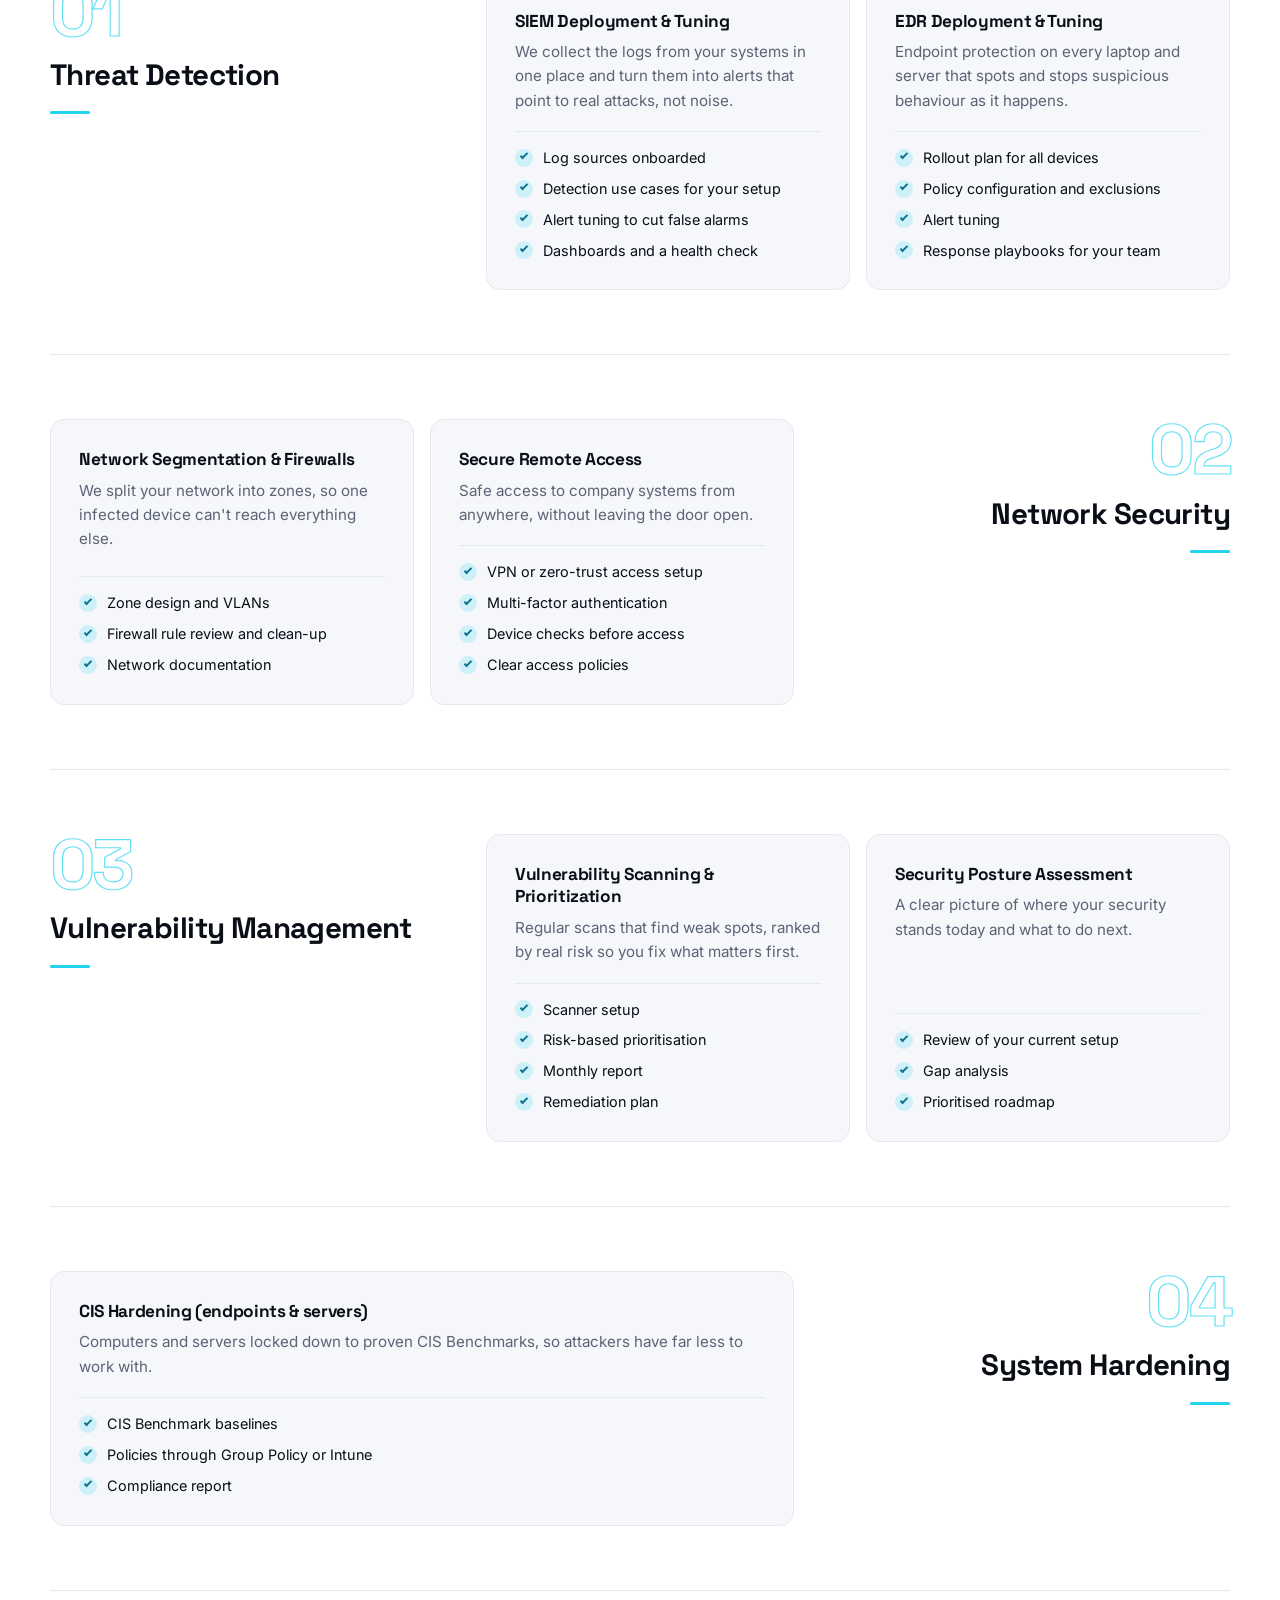
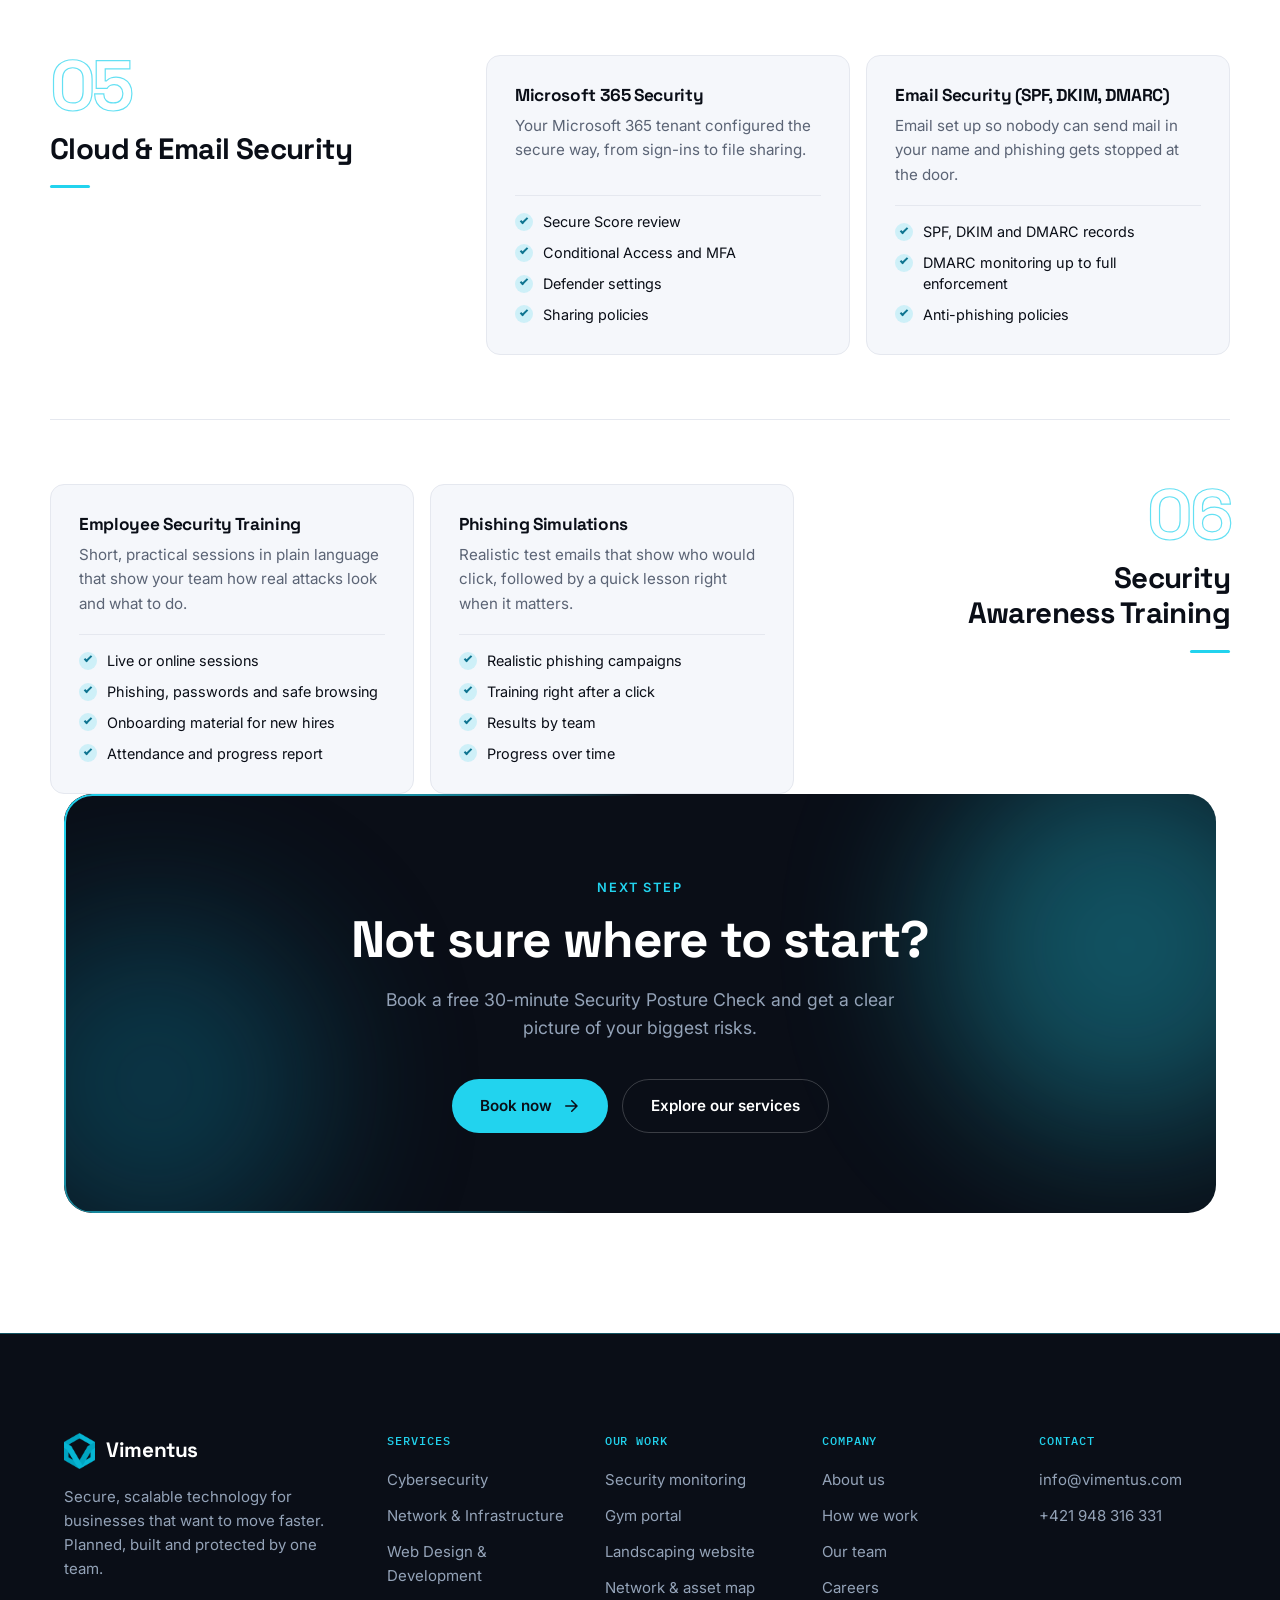
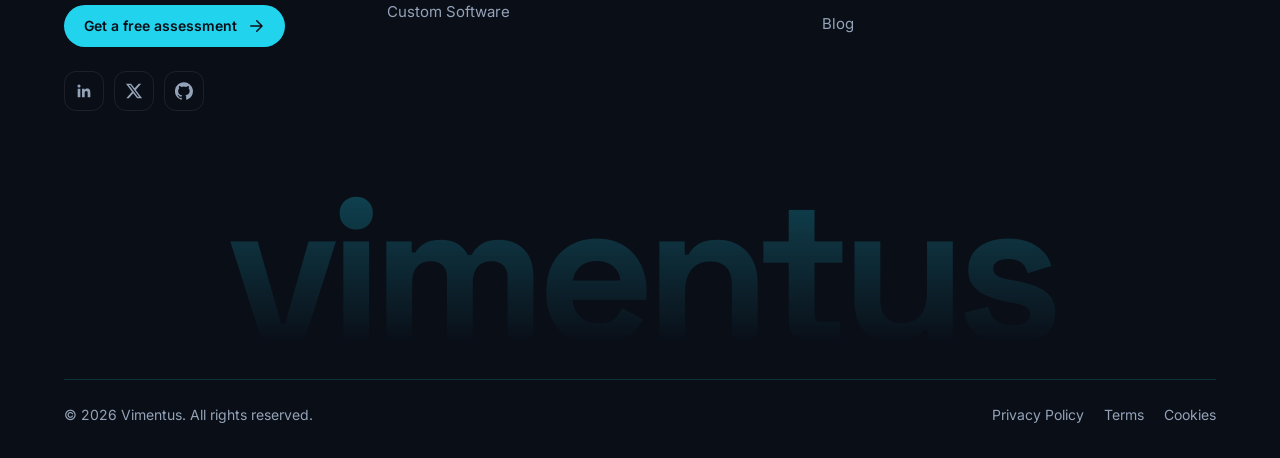
<file: services/cybersecurity.html>
<!DOCTYPE html>
<html lang="en">
<head>
  <meta charset="UTF-8" />
  <meta name="viewport" content="width=device-width, initial-scale=1.0" />
  <meta name="theme-color" content="#0a0e17" />
  <title>Cybersecurity — Vimentus</title>
  <meta name="description" content="Threat detection, network security, vulnerability management, hardening, cloud &amp; email security and security awareness training." />

  <link rel="preconnect" href="https://fonts.googleapis.com" />
  <link rel="preconnect" href="https://fonts.gstatic.com" crossorigin />
  <link href="https://fonts.googleapis.com/css2?family=Inter:wght@400;500;600&family=Space+Grotesk:wght@500;600;700&family=IBM+Plex+Mono:wght@500;600&display=swap" rel="stylesheet" />
  <link rel="icon" type="image/png" href="../img/favicon.png" />
  <link rel="stylesheet" href="../styles.css" />
</head>
<body class="service-page">

  <!-- Hidden SVG icon sprite (reuse with <svg><use href="#i-name"/></svg>) -->
  <svg width="0" height="0" style="position:absolute" aria-hidden="true">
    <defs>
      <symbol id="i-shield" viewBox="0 0 24 24" fill="none" stroke="currentColor" stroke-width="2" stroke-linecap="round" stroke-linejoin="round"><path d="M12 22s8-4 8-10V5l-8-3-8 3v7c0 6 8 10 8 10z"/><path d="m9 12 2 2 4-4"/></symbol>
      <symbol id="i-network" viewBox="0 0 24 24" fill="none" stroke="currentColor" stroke-width="2" stroke-linecap="round" stroke-linejoin="round"><rect x="9" y="2" width="6" height="6" rx="1"/><rect x="2" y="16" width="6" height="6" rx="1"/><rect x="16" y="16" width="6" height="6" rx="1"/><path d="M5 16v-3a1 1 0 0 1 1-1h12a1 1 0 0 1 1 1v3M12 12V8"/></symbol>
      <symbol id="i-web" viewBox="0 0 24 24" fill="none" stroke="currentColor" stroke-width="2" stroke-linecap="round" stroke-linejoin="round"><rect x="2" y="3" width="20" height="14" rx="2"/><path d="M8 21h8M12 17v4M7 8l-2 2 2 2M17 8l2 2-2 2M13 7l-2 6"/></symbol>
      <symbol id="i-code" viewBox="0 0 24 24" fill="none" stroke="currentColor" stroke-width="2" stroke-linecap="round" stroke-linejoin="round"><path d="m16 18 6-6-6-6M8 6l-6 6 6 6"/></symbol>
      <symbol id="i-arrow" viewBox="0 0 24 24" fill="none" stroke="currentColor" stroke-width="2" stroke-linecap="round" stroke-linejoin="round"><path d="M5 12h14M13 5l7 7-7 7"/></symbol>
      <symbol id="i-chev" viewBox="0 0 24 24" fill="none" stroke="currentColor" stroke-width="2.5" stroke-linecap="round" stroke-linejoin="round"><path d="m6 9 6 6 6-6"/></symbol>
      <symbol id="i-bolt" viewBox="0 0 24 24" fill="none" stroke="currentColor" stroke-width="2" stroke-linecap="round" stroke-linejoin="round"><path d="M13 2 3 14h9l-1 8 10-12h-9l1-8z"/></symbol>
      <symbol id="i-users" viewBox="0 0 24 24" fill="none" stroke="currentColor" stroke-width="2" stroke-linecap="round" stroke-linejoin="round"><path d="M17 21v-2a4 4 0 0 0-4-4H5a4 4 0 0 0-4 4v2"/><circle cx="9" cy="7" r="4"/><path d="M23 21v-2a4 4 0 0 0-3-3.87M16 3.13a4 4 0 0 1 0 7.75"/></symbol>
      <symbol id="i-clock" viewBox="0 0 24 24" fill="none" stroke="currentColor" stroke-width="2" stroke-linecap="round" stroke-linejoin="round"><circle cx="12" cy="12" r="10"/><path d="M12 6v6l4 2"/></symbol>
      <symbol id="i-building" viewBox="0 0 24 24" fill="none" stroke="currentColor" stroke-width="2" stroke-linecap="round" stroke-linejoin="round"><rect x="4" y="2" width="16" height="20" rx="2"/><path d="M9 22v-4h6v4M8 6h.01M16 6h.01M12 6h.01M12 10h.01M12 14h.01M16 10h.01M16 14h.01M8 10h.01M8 14h.01"/></symbol>
      <symbol id="i-cart" viewBox="0 0 24 24" fill="none" stroke="currentColor" stroke-width="2" stroke-linecap="round" stroke-linejoin="round"><circle cx="9" cy="21" r="1"/><circle cx="20" cy="21" r="1"/><path d="M1 1h4l2.68 13.39a2 2 0 0 0 2 1.61h9.72a2 2 0 0 0 2-1.61L23 6H6"/></symbol>
      <symbol id="i-heart" viewBox="0 0 24 24" fill="none" stroke="currentColor" stroke-width="2" stroke-linecap="round" stroke-linejoin="round"><path d="M22 12h-4l-3 9L9 3l-3 9H2"/></symbol>
      <symbol id="i-bank" viewBox="0 0 24 24" fill="none" stroke="currentColor" stroke-width="2" stroke-linecap="round" stroke-linejoin="round"><path d="M3 21h18M3 10h18M5 6l7-3 7 3M4 10v11M20 10v11M8 14v3M12 14v3M16 14v3"/></symbol>
      <symbol id="i-cloud" viewBox="0 0 24 24" fill="none" stroke="currentColor" stroke-width="2" stroke-linecap="round" stroke-linejoin="round"><path d="M18 10h-1.26A8 8 0 1 0 9 20h9a5 5 0 0 0 0-10z"/></symbol>
      <symbol id="i-rocket" viewBox="0 0 24 24" fill="none" stroke="currentColor" stroke-width="2" stroke-linecap="round" stroke-linejoin="round"><path d="M4.5 16.5c-1.5 1.26-2 5-2 5s3.74-.5 5-2c.71-.84.7-2.13-.09-2.91a2.18 2.18 0 0 0-2.91-.09zM12 15l-3-3a22 22 0 0 1 2-3.95A12.88 12.88 0 0 1 22 2c0 2.72-.78 7.5-6 11a22.35 22.35 0 0 1-4 2z"/><path d="M9 12H4s.55-3.03 2-4c1.62-1.08 5 0 5 0M12 15v5s3.03-.55 4-2c1.08-1.62 0-5 0-5"/></symbol>
      <symbol id="i-info" viewBox="0 0 24 24" fill="none" stroke="currentColor" stroke-width="2" stroke-linecap="round" stroke-linejoin="round"><circle cx="12" cy="12" r="10"/><path d="M12 16v-4M12 8h.01"/></symbol>
      <symbol id="i-briefcase" viewBox="0 0 24 24" fill="none" stroke="currentColor" stroke-width="2" stroke-linecap="round" stroke-linejoin="round"><rect x="2" y="7" width="20" height="14" rx="2"/><path d="M16 21V5a2 2 0 0 0-2-2h-4a2 2 0 0 0-2 2v16"/></symbol>
      <symbol id="i-book" viewBox="0 0 24 24" fill="none" stroke="currentColor" stroke-width="2" stroke-linecap="round" stroke-linejoin="round"><path d="M4 19.5A2.5 2.5 0 0 1 6.5 17H20V2H6.5A2.5 2.5 0 0 0 4 4.5v15z"/><path d="M6.5 17A2.5 2.5 0 0 0 4 19.5 2.5 2.5 0 0 0 6.5 22H20v-5"/></symbol>
      <symbol id="i-mail" viewBox="0 0 24 24" fill="none" stroke="currentColor" stroke-width="2" stroke-linecap="round" stroke-linejoin="round"><rect x="2" y="4" width="20" height="16" rx="2"/><path d="m22 6-10 7L2 6"/></symbol>
      <symbol id="i-search" viewBox="0 0 24 24" fill="none" stroke="currentColor" stroke-width="2" stroke-linecap="round" stroke-linejoin="round"><circle cx="11" cy="11" r="8"/><path d="m21 21-4.35-4.35"/></symbol>
      <symbol id="i-map" viewBox="0 0 24 24" fill="none" stroke="currentColor" stroke-width="2" stroke-linecap="round" stroke-linejoin="round"><path d="m1 6 7-4 8 4 7-4v16l-7 4-8-4-7 4z"/><path d="M8 2v16M16 6v16"/></symbol>
      <symbol id="i-quote" viewBox="0 0 24 24" fill="currentColor"><path d="M4 11c0-3.3 2.7-6 6-6v2c-2.2 0-4 1.8-4 4h4v8H4v-8zm10 0c0-3.3 2.7-6 6-6v2c-2.2 0-4 1.8-4 4h4v8h-6v-8z"/></symbol>
      <symbol id="i-linkedin" viewBox="0 0 24 24" fill="currentColor"><path d="M20.45 20.45h-3.56v-5.57c0-1.33-.02-3.04-1.85-3.04-1.85 0-2.14 1.45-2.14 2.94v5.67H9.35V9h3.41v1.56h.05c.48-.9 1.64-1.85 3.37-1.85 3.6 0 4.27 2.37 4.27 5.46v6.28zM5.34 7.43a2.06 2.06 0 1 1 0-4.13 2.06 2.06 0 0 1 0 4.13zM7.12 20.45H3.56V9h3.56v11.45z"/></symbol>
      <symbol id="i-x" viewBox="0 0 24 24" fill="currentColor"><path d="M18.24 2.25h3.31l-7.23 8.26 8.5 11.24h-6.65l-5.21-6.82-5.97 6.82H1.68l7.73-8.84L1.25 2.25h6.83l4.71 6.23 5.45-6.23zm-1.16 17.52h1.83L7.08 4.13H5.12l11.96 15.64z"/></symbol>
      <symbol id="i-github" viewBox="0 0 24 24" fill="currentColor"><path d="M12 .3a12 12 0 0 0-3.8 23.4c.6.1.8-.3.8-.6v-2c-3.3.7-4-1.6-4-1.6-.6-1.4-1.4-1.8-1.4-1.8-1-.7.1-.7.1-.7 1.2.1 1.8 1.2 1.8 1.2 1 1.8 2.8 1.3 3.5 1 0-.8.4-1.3.7-1.6-2.7-.3-5.5-1.3-5.5-6 0-1.2.5-2.3 1.3-3.1-.2-.4-.6-1.6 0-3.2 0 0 1-.3 3.4 1.2a11.5 11.5 0 0 1 6 0c2.3-1.5 3.3-1.2 3.3-1.2.6 1.6.2 2.8 0 3.2.9.8 1.3 1.9 1.3 3.2 0 4.6-2.8 5.6-5.5 5.9.5.4.9 1.1.9 2.2v3.3c0 .3.1.7.8.6A12 12 0 0 0 12 .3"/></symbol>
    </defs>
  </svg>

  <div class="scroll-progress" aria-hidden="true"></div>
  <!-- =====================================================
       NAVBAR
       ===================================================== -->
  <header class="nav" id="nav">
    <div class="container nav__inner">
      <a href="../index.html" class="logo" aria-label="Vimentus home">
        <img class="logo__mark" src="../img/logo.png" alt="" width="347" height="400" />
        <span>Vimentus</span>
      </a>

      <nav aria-label="Main">
        <ul class="nav__menu" id="navMenu">

          <!-- Services -->
          <li class="nav__item has-mega">
            <button class="nav__link" aria-expanded="false">Services <svg class="chev"><use href="#i-chev"/></svg></button>
            <div class="mega">
              <div class="mega__in">
                <div class="mega__cards">
                  <a href="../services/cybersecurity.html" class="mcard" style="--k:0">
                    <img data-src="../img/menu/cyber.jpg" alt="" width="800" height="560" decoding="async" />
                    <span class="mcard__text"><span class="mega__icon"><svg><use href="#i-shield"/></svg></span><span class="mega__title">Cybersecurity</span><span class="mega__desc"><span>Audits, pentesting, SOC &amp; threat protection.</span></span></span>
                  </a>
                  <a href="../services/network-infrastructure.html" class="mcard" style="--k:1">
                    <img data-src="../img/menu/infra.jpg" alt="" width="800" height="560" decoding="async" />
                    <span class="mcard__text"><span class="mega__icon"><svg><use href="#i-network"/></svg></span><span class="mega__title">Network &amp; Infrastructure</span><span class="mega__desc"><span>Design, deployment and 24/7 monitoring.</span></span></span>
                  </a>
                  <a href="../services/web-development.html" class="mcard" style="--k:2">
                    <img data-src="../img/menu/web.jpg" alt="" width="800" height="560" decoding="async" />
                    <span class="mcard__text"><span class="mega__icon"><svg><use href="#i-web"/></svg></span><span class="mega__title">Web Design &amp; Development</span><span class="mega__desc"><span>Fast, beautiful sites and web apps.</span></span></span>
                  </a>
                  <a href="../services/custom-software.html" class="mcard" style="--k:3">
                    <img data-src="../img/menu/software.jpg" alt="" width="800" height="560" decoding="async" />
                    <span class="mcard__text"><span class="mega__icon"><svg><use href="#i-code"/></svg></span><span class="mega__title">Custom Software</span><span class="mega__desc"><span>Tailor-made tools built around your workflow.</span></span></span>
                  </a>
                </div>
                <a href="../contact.html" class="mega__strip" style="--k:4"><span><b>Free security assessment</b><em>Find out where your business is exposed — in under a week.</em></span><span class="mega__go">Book now <svg><use href="#i-arrow"/></svg></span></a>
              </div>
            </div>
          </li>

          <!-- Solutions -->
          <li class="nav__item has-mega">
            <button class="nav__link" aria-expanded="false">Solutions <svg class="chev"><use href="#i-chev"/></svg></button>
            <div class="mega mega--hexes">
              <div class="mega__in">
                <div class="mega__hexes">
                  <div class="mega__group" role="group" aria-label="By industry" style="--k:0">
                    <a href="../solutions/finance.html" class="hexlink" style="--k:0"><span class="hexlink__hex"><svg><use href="#i-bank"/></svg></span><span class="mega__title">Finance</span><span class="mega__desc">Compliance-ready systems.</span></a>
                    <a href="../solutions/healthcare.html" class="hexlink" style="--k:1"><span class="hexlink__hex"><svg><use href="#i-heart"/></svg></span><span class="mega__title">Healthcare</span><span class="mega__desc">Protect patient data.</span></a>
                    <a href="../solutions/ecommerce.html" class="hexlink" style="--k:2"><span class="hexlink__hex"><svg><use href="#i-cart"/></svg></span><span class="mega__title">E-commerce</span><span class="mega__desc">Stores that scale.</span></a>
                    <a href="../solutions/enterprise.html" class="hexlink" style="--k:3"><span class="hexlink__hex"><svg><use href="#i-building"/></svg></span><span class="mega__title">Enterprise</span><span class="mega__desc">Modernise legacy IT.</span></a>
                  </div>
                  <div class="mega__group" role="group" aria-label="By need" style="--k:4">
                    <a href="../solutions/cloud-migration.html" class="hexlink" style="--k:4"><span class="hexlink__hex"><svg><use href="#i-cloud"/></svg></span><span class="mega__title">Cloud Migration</span><span class="mega__desc">Move safely to the cloud.</span></a>
                    <a href="../solutions/startups.html" class="hexlink" style="--k:5"><span class="hexlink__hex"><svg><use href="#i-rocket"/></svg></span><span class="mega__title">Startups</span><span class="mega__desc">From MVP to launch.</span></a>
                  </div>
                </div>
              </div>
            </div>
          </li>

          <!-- Company -->
          <li class="nav__item has-mega">
            <button class="nav__link" aria-expanded="false">Company <svg class="chev"><use href="#i-chev"/></svg></button>
            <div class="mega mega--hexes mega--few">
              <div class="mega__in">
                <div class="mega__hexes">
                  <div class="mega__group" role="group" aria-label="Company" style="--k:0">
                    <a href="../about.html" class="hexlink" style="--k:0"><span class="hexlink__hex"><svg><use href="#i-info"/></svg></span><span class="mega__title">About Us</span><span class="mega__desc">Our story and mission.</span></a>
                    <a href="../team.html" class="hexlink" style="--k:1"><span class="hexlink__hex"><svg><use href="#i-users"/></svg></span><span class="mega__title">Our Team</span><span class="mega__desc">Meet the experts.</span></a>
                    <a href="../careers.html" class="hexlink" style="--k:2"><span class="hexlink__hex"><svg><use href="#i-briefcase"/></svg></span><span class="mega__title">Careers</span><span class="mega__desc">Join us — we're hiring.</span></a>
                    <a href="../blog.html" class="hexlink" style="--k:3"><span class="hexlink__hex"><svg><use href="#i-book"/></svg></span><span class="mega__title">Blog &amp; Insights</span><span class="mega__desc">News, guides and research.</span></a>
                  </div>
                </div>
              </div>
            </div>
          </li>

          <!-- Our work -->
          <li class="nav__item has-mega">
            <button class="nav__link" aria-expanded="false">Our work <svg class="chev"><use href="#i-chev"/></svg></button>
            <div class="mega">
              <div class="mega__in">
                <div class="mega__cards">
                  <a href="../work/security-monitoring-wazuh.html" class="pcard" style="--k:0">
                    <span class="pcard__shot"><img data-src="../img/menu/work-wazuh.jpg" alt="" width="640" height="400" decoding="async" /></span>
                    <span class="pcard__text"><span class="mega__icon"><svg><use href="#i-shield"/></svg></span><span class="mega__title">Security monitoring with Wazuh</span><span class="mega__desc">Open-source SIEM, EDR and network watch.</span></span>
                  </a>
                  <a href="../work/gym-admin-portal-qr-access.html" class="pcard" style="--k:1">
                    <span class="pcard__shot"><img data-src="../img/menu/work-gym.jpg" alt="" width="640" height="400" decoding="async" /></span>
                    <span class="pcard__text"><span class="mega__icon"><svg><use href="#i-code"/></svg></span><span class="mega__title">Gym portal with QR access</span><span class="mega__desc">Members get in with a code on their phone.</span></span>
                  </a>
                  <a href="../work/landscaping-company-website.html" class="pcard" style="--k:2">
                    <span class="pcard__shot"><img data-src="../img/menu/work-garden.jpg" alt="" width="640" height="400" decoding="async" /></span>
                    <span class="pcard__text"><span class="mega__icon"><svg><use href="#i-web"/></svg></span><span class="mega__title">Landscaping company website</span><span class="mega__desc">3D, parallax and fast on any device.</span></span>
                  </a>
                  <a href="../work/segmented-network-asset-map.html" class="pcard" style="--k:3">
                    <span class="pcard__shot"><img data-src="../img/menu/work-netbox.jpg" alt="" width="640" height="400" decoding="async" /></span>
                    <span class="pcard__text"><span class="mega__icon"><svg><use href="#i-network"/></svg></span><span class="mega__title">Segmented network &amp; asset map</span><span class="mega__desc">DMZ, protected zones, all in NetBox.</span></span>
                  </a>
                </div>
                <a href="../index.html#work" class="mega__strip" style="--k:4"><span><b>See all our work</b><em>Real projects, planned, built and secured by one team.</em></span><span class="mega__go">View projects <svg><use href="#i-arrow"/></svg></span></a>
              </div>
            </div>
          </li>
          <li class="nav__item"><a href="../contact.html" class="nav__link">Contact</a></li>
          <!-- phone menu only -->
          <li class="nav__foot">
            <a href="../contact.html" class="btn btn--primary">Get a quote <svg><use href="#i-arrow"/></svg></a>
            <p><a href="mailto:info@vimentus.com">info@vimentus.com</a><a href="tel:+421948316331">+421 948 316 331</a></p>
          </li>
        </ul>
      </nav>

      <div class="nav__actions">
        <a href="../contact.html" class="btn btn--primary btn--sm">Get a quote <svg><use href="#i-arrow"/></svg></a>
        <button class="nav__toggle" id="navToggle" aria-label="Open menu" aria-expanded="false" aria-controls="navMenu">
          <span></span><span></span><span></span>
        </button>
      </div>
    </div>
  </header>

  <main>
    <!-- =====================================================
         HERO over the service's photo. The photo (.sp-top-bg) is pinned behind
         both the hero and the white sheet below, so the sheet rolls up over the
         same picture (styles: "SERVICE PAGES").
         ===================================================== -->
    <div class="sp-top" style="--bg-img: url('../img/cyber-code.jpg')">
      <div class="sp-top-bg" aria-hidden="true"></div>
      <section class="sp-hero" aria-labelledby="sp-title">
        <div class="sp-hero__inner">
          <span class="sp-eyebrow"><svg><use href="#i-shield"/></svg>Cybersecurity</span>
          <h1 id="sp-title" class="sp-title split" data-split>See threats. Close gaps. <span class="gradient-text">Stay ahead.</span></h1>
          <p class="sp-lead">We monitor your network and devices, find the weak spots and lock your systems down, so an attack is caught early or never gets in at all.</p>
          <div class="proj-actions">
            <a class="btn btn--primary" href="#sp-areas">See what we do <svg><use href="#i-arrow"/></svg></a>
            <a class="btn btn--ghost" href="../contact.html">Book now</a>
          </div>
        </div>
      </section>

      <!-- White sheet: rolls in over the photo, narrow with rounded top corners at first,
           full width at the top (script.js "Sheets"); then pinned while the statement
           fills in word by word ([data-pin-track] + [data-scrub]) -->
      <section class="pchallenge sp-sheet" aria-label="Why it matters" data-pin-track data-sheet>
        <div class="pchallenge__stage">
          <div class="container pchallenge__content">
            <span class="eyebrow">Why it matters, even for small companies</span>
            <p class="pchallenge__text" data-scrub>Attackers don't pick targets by size. They pick the easiest way in. One phishing email or one unpatched laptop can stop a small business for weeks, and the bill lands on you. <em>Being small is not protection.</em></p>
            <span class="pchallenge__bar" aria-hidden="true"></span>
          </div>
        </div>
      </section>
    </div>

    <!-- Photo band: the photo moves slower than the page (data-parallax) -->
    <div class="sp-band" aria-hidden="true">
      <img class="sp-band-img" src="../img/band-cyber.jpg" alt="" loading="lazy" decoding="async" data-parallax="0.22">
    </div>

    <!-- =====================================================
         WHAT WE DO: the service's areas (navy). Keep the ids: links point to them.
         ===================================================== -->
    <section class="sp-areas" id="sp-areas" aria-labelledby="sp-areas-title">
      <div class="sp-areas-inner">
        <header class="sp-areas-head">
          <span class="eyebrow" data-reveal="fade-right">What we do</span>
          <h2 id="sp-areas-title" class="split" data-split>See threats early. Close the gaps before attackers find them.</h2>
        </header>
        <ol class="sp-areas-list">
          <li class="sp-area" data-reveal="fade-up" id="threat-detection">
            <span class="sp-area-num" aria-hidden="true">01</span>
            <h3>Threat Detection</h3>
            <p>We set up SIEM and EDR tools that spot attacks early, on your network and every device.</p>
          </li>
          <li class="sp-area" data-reveal="fade-up" id="network-security">
            <span class="sp-area-num" aria-hidden="true">02</span>
            <h3>Network Security</h3>
            <p>Firewalls, network segmentation, and secure VPN access that keep intruders out.</p>
          </li>
          <li class="sp-area" data-reveal="fade-up" id="vulnerability-management">
            <span class="sp-area-num" aria-hidden="true">03</span>
            <h3>Vulnerability Management</h3>
            <p>We scan your systems, find weak spots, and give you a clear plan to fix them.</p>
          </li>
          <li class="sp-area" data-reveal="fade-up" id="system-hardening">
            <span class="sp-area-num" aria-hidden="true">04</span>
            <h3>System Hardening</h3>
            <p>Computers and servers locked down using proven CIS security standards.</p>
          </li>
          <li class="sp-area" data-reveal="fade-up" id="cloud-email-security">
            <span class="sp-area-num" aria-hidden="true">05</span>
            <h3>Cloud &amp; Email Security</h3>
            <p>Microsoft 365 protection and email setup that stops phishing and spoofing.</p>
          </li>
          <li class="sp-area" data-reveal="fade-up" id="security-awareness">
            <span class="sp-area-num" aria-hidden="true">06</span>
            <h3>Security Awareness Training</h3>
            <p>Training and phishing simulations that turn your team into your first line of defence.</p>
          </li>
        </ol>
      </div>
    </section>

    <!-- =====================================================
         IN DETAIL: one block per area, its sub-services and what's included
         ===================================================== -->
    <section class="sp-details" aria-labelledby="sp-details-title">
      <div class="sp-details-inner">
        <span class="eyebrow" id="sp-details-title">In detail</span>
        <article class="sp-detail" data-reveal="fade-up" id="threat-detection-details" aria-labelledby="threat-detection-details-title">
          <header class="sp-detail-head">
            <span class="sp-detail-num" aria-hidden="true">01</span>
            <h2 id="threat-detection-details-title">Threat Detection</h2>
          </header>
          <div class="sp-detail-items">
            <div class="sp-detail-item">
              <h3>SIEM Deployment &amp; Tuning</h3>
              <p>We collect the logs from your systems in one place and turn them into alerts that point to real attacks, not noise.</p>
              <ul class="sp-detail-list">
                <li>Log sources onboarded</li>
                <li>Detection use cases for your setup</li>
                <li>Alert tuning to cut false alarms</li>
                <li>Dashboards and a health check</li>
              </ul>
            </div>
            <div class="sp-detail-item">
              <h3>EDR Deployment &amp; Tuning</h3>
              <p>Endpoint protection on every laptop and server that spots and stops suspicious behaviour as it happens.</p>
              <ul class="sp-detail-list">
                <li>Rollout plan for all devices</li>
                <li>Policy configuration and exclusions</li>
                <li>Alert tuning</li>
                <li>Response playbooks for your team</li>
              </ul>
            </div>
          </div>
        </article>
        <article class="sp-detail" data-reveal="fade-up" id="network-security-details" aria-labelledby="network-security-details-title">
          <header class="sp-detail-head">
            <span class="sp-detail-num" aria-hidden="true">02</span>
            <h2 id="network-security-details-title">Network Security</h2>
          </header>
          <div class="sp-detail-items">
            <div class="sp-detail-item">
              <h3>Network Segmentation &amp; Firewalls</h3>
              <p>We split your network into zones, so one infected device can't reach everything else.</p>
              <ul class="sp-detail-list">
                <li>Zone design and VLANs</li>
                <li>Firewall rule review and clean-up</li>
                <li>Network documentation</li>
              </ul>
            </div>
            <div class="sp-detail-item">
              <h3>Secure Remote Access</h3>
              <p>Safe access to company systems from anywhere, without leaving the door open.</p>
              <ul class="sp-detail-list">
                <li>VPN or zero-trust access setup</li>
                <li>Multi-factor authentication</li>
                <li>Device checks before access</li>
                <li>Clear access policies</li>
              </ul>
            </div>
          </div>
        </article>
        <article class="sp-detail" data-reveal="fade-up" id="vulnerability-management-details" aria-labelledby="vulnerability-management-details-title">
          <header class="sp-detail-head">
            <span class="sp-detail-num" aria-hidden="true">03</span>
            <h2 id="vulnerability-management-details-title">Vulnerability Management</h2>
          </header>
          <div class="sp-detail-items">
            <div class="sp-detail-item">
              <h3>Vulnerability Scanning &amp; Prioritization</h3>
              <p>Regular scans that find weak spots, ranked by real risk so you fix what matters first.</p>
              <ul class="sp-detail-list">
                <li>Scanner setup</li>
                <li>Risk-based prioritisation</li>
                <li>Monthly report</li>
                <li>Remediation plan</li>
              </ul>
            </div>
            <div class="sp-detail-item">
              <h3>Security Posture Assessment</h3>
              <p>A clear picture of where your security stands today and what to do next.</p>
              <ul class="sp-detail-list">
                <li>Review of your current setup</li>
                <li>Gap analysis</li>
                <li>Prioritised roadmap</li>
              </ul>
            </div>
          </div>
        </article>
        <article class="sp-detail" data-reveal="fade-up" id="system-hardening-details" aria-labelledby="system-hardening-details-title">
          <header class="sp-detail-head">
            <span class="sp-detail-num" aria-hidden="true">04</span>
            <h2 id="system-hardening-details-title">System Hardening</h2>
          </header>
          <div class="sp-detail-items">
            <div class="sp-detail-item">
              <h3>CIS Hardening (endpoints &amp; servers)</h3>
              <p>Computers and servers locked down to proven CIS Benchmarks, so attackers have far less to work with.</p>
              <ul class="sp-detail-list">
                <li>CIS Benchmark baselines</li>
                <li>Policies through Group Policy or Intune</li>
                <li>Compliance report</li>
              </ul>
            </div>
          </div>
        </article>
        <article class="sp-detail" data-reveal="fade-up" id="cloud-email-security-details" aria-labelledby="cloud-email-security-details-title">
          <header class="sp-detail-head">
            <span class="sp-detail-num" aria-hidden="true">05</span>
            <h2 id="cloud-email-security-details-title">Cloud &amp; Email Security</h2>
          </header>
          <div class="sp-detail-items">
            <div class="sp-detail-item">
              <h3>Microsoft 365 Security</h3>
              <p>Your Microsoft 365 tenant configured the secure way, from sign-ins to file sharing.</p>
              <ul class="sp-detail-list">
                <li>Secure Score review</li>
                <li>Conditional Access and MFA</li>
                <li>Defender settings</li>
                <li>Sharing policies</li>
              </ul>
            </div>
            <div class="sp-detail-item">
              <h3>Email Security (SPF, DKIM, DMARC)</h3>
              <p>Email set up so nobody can send mail in your name and phishing gets stopped at the door.</p>
              <ul class="sp-detail-list">
                <li>SPF, DKIM and DMARC records</li>
                <li>DMARC monitoring up to full enforcement</li>
                <li>Anti-phishing policies</li>
              </ul>
            </div>
          </div>
        </article>
        <article class="sp-detail" data-reveal="fade-up" id="security-awareness-details" aria-labelledby="security-awareness-details-title">
          <header class="sp-detail-head">
            <span class="sp-detail-num" aria-hidden="true">06</span>
            <h2 id="security-awareness-details-title">Security Awareness Training</h2>
          </header>
          <div class="sp-detail-items">
            <div class="sp-detail-item">
              <h3>Employee Security Training</h3>
              <p>Short, practical sessions in plain language that show your team how real attacks look and what to do.</p>
              <ul class="sp-detail-list">
                <li>Live or online sessions</li>
                <li>Phishing, passwords and safe browsing</li>
                <li>Onboarding material for new hires</li>
                <li>Attendance and progress report</li>
              </ul>
            </div>
            <div class="sp-detail-item">
              <h3>Phishing Simulations</h3>
              <p>Realistic test emails that show who would click, followed by a quick lesson right when it matters.</p>
              <ul class="sp-detail-list">
                <li>Realistic phishing campaigns</li>
                <li>Training right after a click</li>
                <li>Results by team</li>
                <li>Progress over time</li>
              </ul>
            </div>
          </div>
        </article>
      </div>
    </section>

    <!-- =====================================================
         CTA
         ===================================================== -->
    <section class="container" id="cta">
      <div class="cta glow-border glow-border--always" data-reveal="zoom">
        <div class="orb orb--cyan" data-parallax="0.2" style="width:380px;height:380px;top:-160px;right:-100px"></div>
        <div class="orb orb--teal" data-parallax="-0.2" style="width:340px;height:340px;bottom:-160px;left:-80px"></div>
        <span class="eyebrow cta__eyebrow">Next step</span>
        <h2>Not sure where to start?</h2>
        <p>Book a free 30-minute Security Posture Check and get a clear picture of your biggest risks.</p>
        <div class="cta__actions">
          <a href="../contact.html" class="btn btn--primary">Book now <svg><use href="#i-arrow"/></svg></a>
          <a href="../index.html#services" class="btn btn--ghost">Explore our services</a>
        </div>
      </div>
    </section>
  </main>

  <!-- =====================================================
       FOOTER
       ===================================================== -->
  <footer class="footer">
    <div class="footer__inner">
      <div class="footer__top">
        <div class="footer__brand">
          <a href="../index.html" class="logo">
            <img class="logo__mark" src="../img/logo.png" alt="" width="347" height="400" />
            <span>Vimentus</span>
          </a>
          <p>Secure, scalable technology for businesses that want to move faster. Planned, built and protected by one team.</p>
          <a href="../contact.html" class="btn btn--primary btn--sm">Get a free assessment <svg><use href="#i-arrow"/></svg></a>
          <div class="socials">
            <a href="#" aria-label="LinkedIn"><svg><use href="#i-linkedin"/></svg></a>
            <a href="#" aria-label="X"><svg><use href="#i-x"/></svg></a>
            <a href="#" aria-label="GitHub"><svg><use href="#i-github"/></svg></a>
          </div>
        </div>

        <nav class="footer__col" aria-label="Services">
          <h4>Services</h4>
          <a href="../services/cybersecurity.html">Cybersecurity</a>
          <a href="../services/network-infrastructure.html">Network &amp; Infrastructure</a>
          <a href="../services/web-development.html">Web Design &amp; Development</a>
          <a href="../services/custom-software.html">Custom Software</a>
        </nav>

        <nav class="footer__col" aria-label="Our work">
          <h4>Our work</h4>
          <a href="../work/security-monitoring-wazuh.html">Security monitoring</a>
          <a href="../work/gym-admin-portal-qr-access.html">Gym portal</a>
          <a href="../work/landscaping-company-website.html">Landscaping website</a>
          <a href="../work/segmented-network-asset-map.html">Network &amp; asset map</a>
        </nav>

        <nav class="footer__col" aria-label="Company">
          <h4>Company</h4>
          <a href="../about.html">About us</a>
          <a href="../index.html#process">How we work</a>
          <a href="../team.html">Our team</a>
          <a href="../careers.html">Careers</a>
          <a href="../blog.html">Blog</a>
        </nav>

        <div class="footer__col">
          <h4>Contact</h4>
          <a href="mailto:info@vimentus.com">info@vimentus.com</a>
          <a href="tel:+421948316331">+421 948 316 331</a>
        </div>
      </div>

      <div class="footer__word" aria-hidden="true">vimentus</div>

      <div class="footer__bottom">
        <span>&copy; <span id="year"></span> Vimentus. All rights reserved.</span>
        <nav class="footer__legal" aria-label="Legal">
          <a href="../privacy.html">Privacy Policy</a>
          <a href="../terms.html">Terms</a>
          <a href="../cookies.html">Cookies</a>
        </nav>
      </div>
    </div>
  </footer>

  <script src="../script.js"></script>
</body>
</html>
</file>
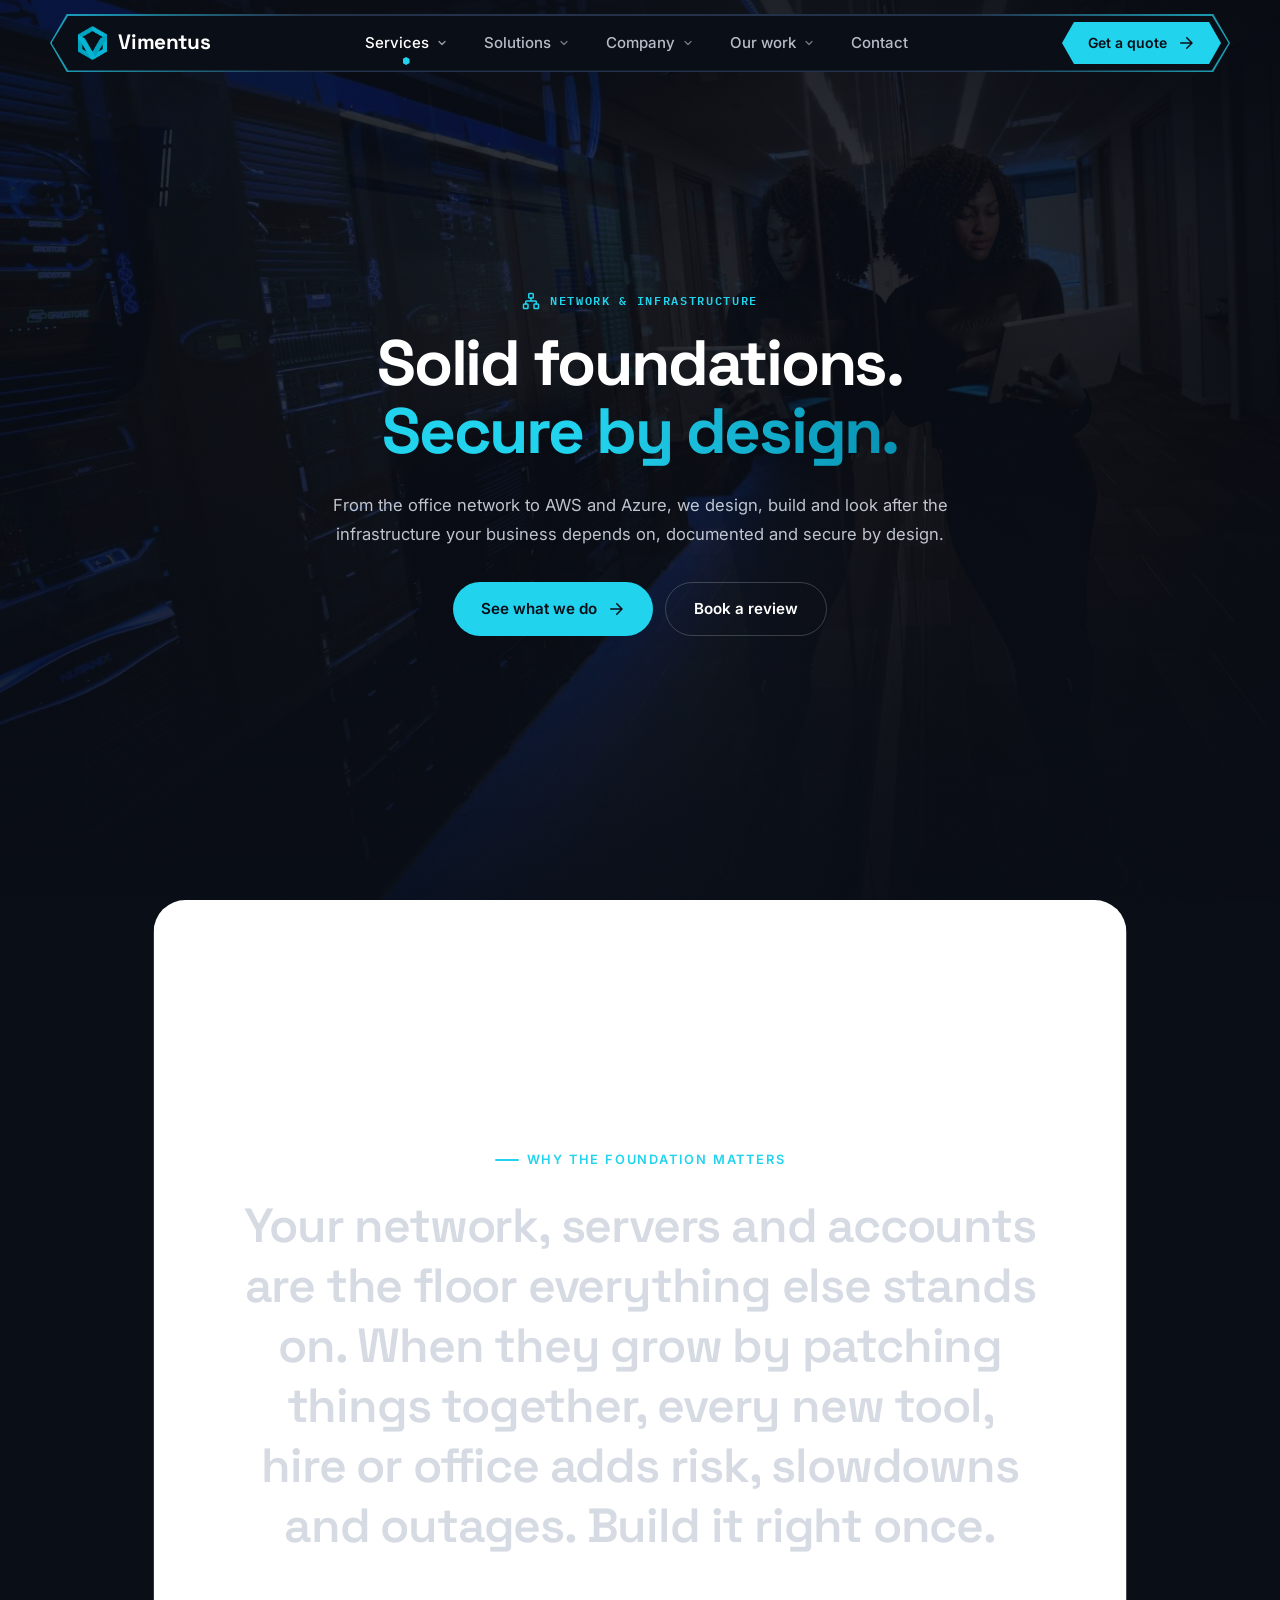
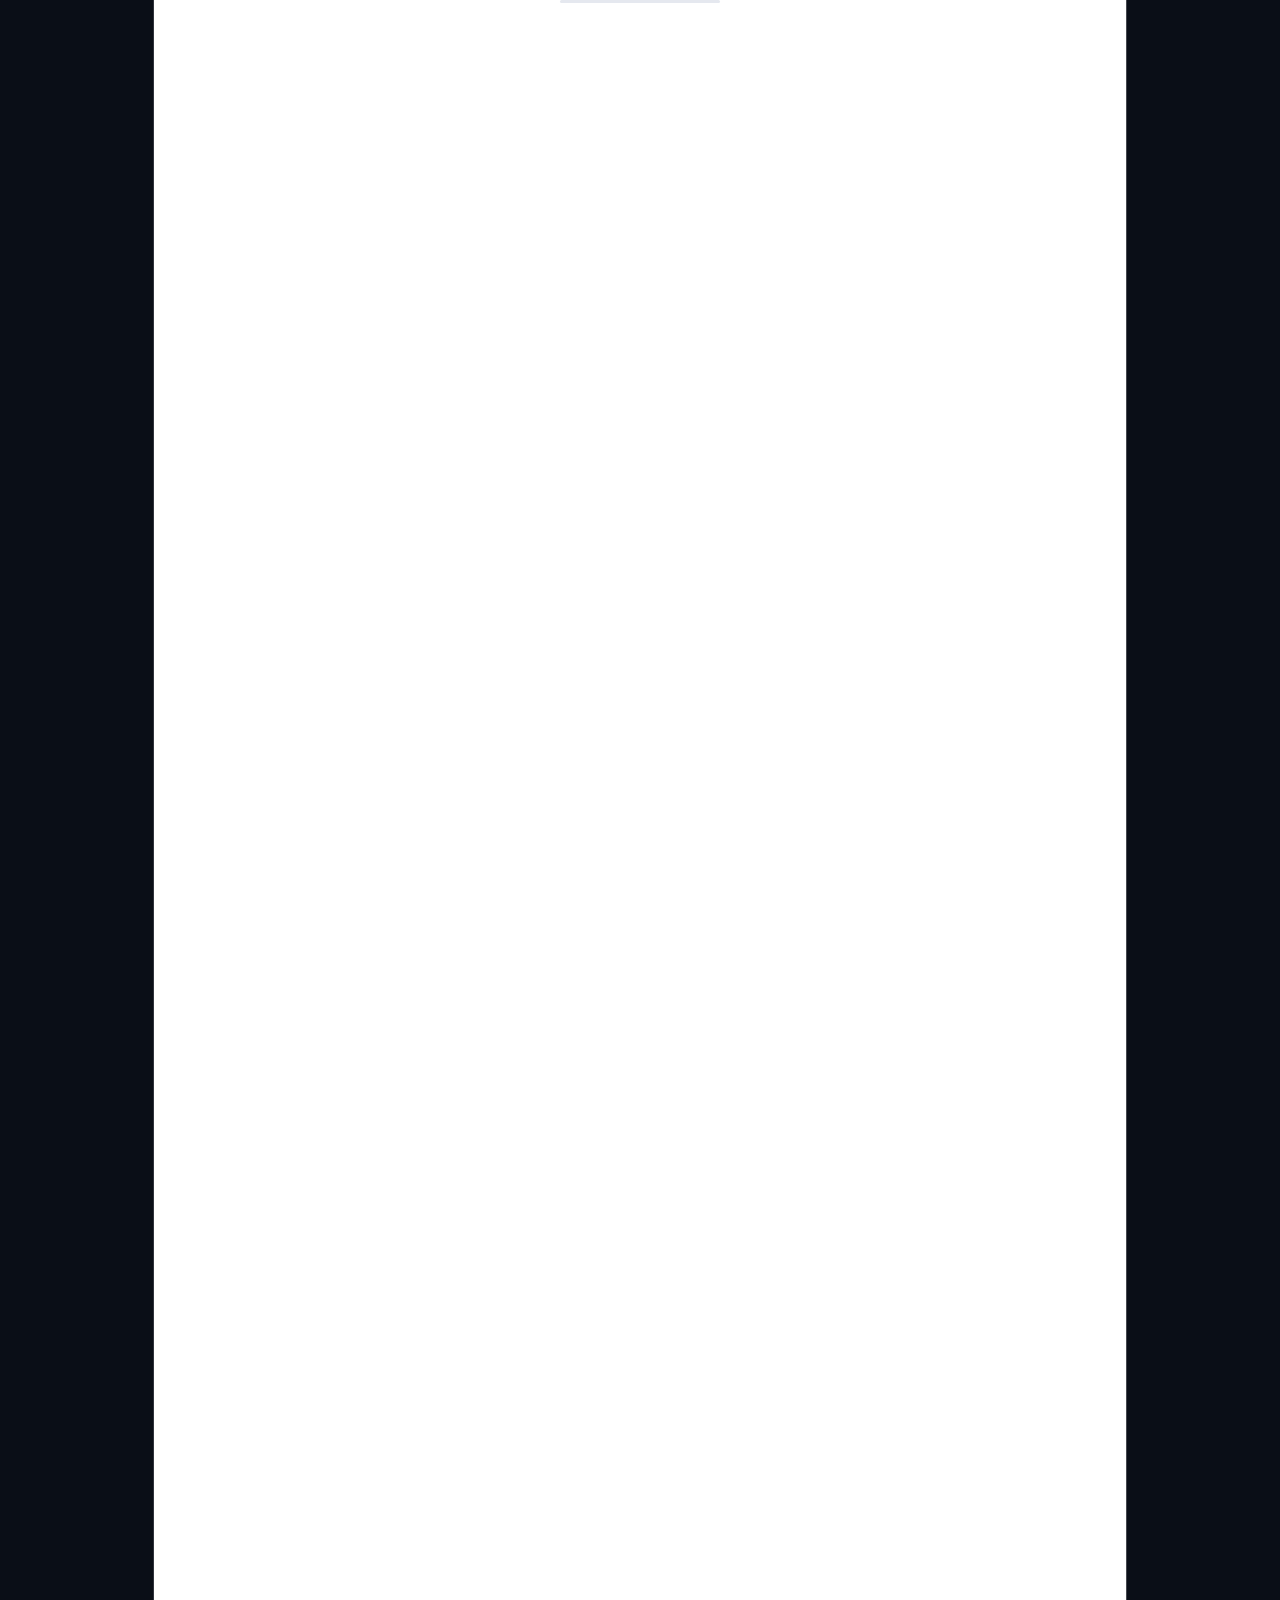
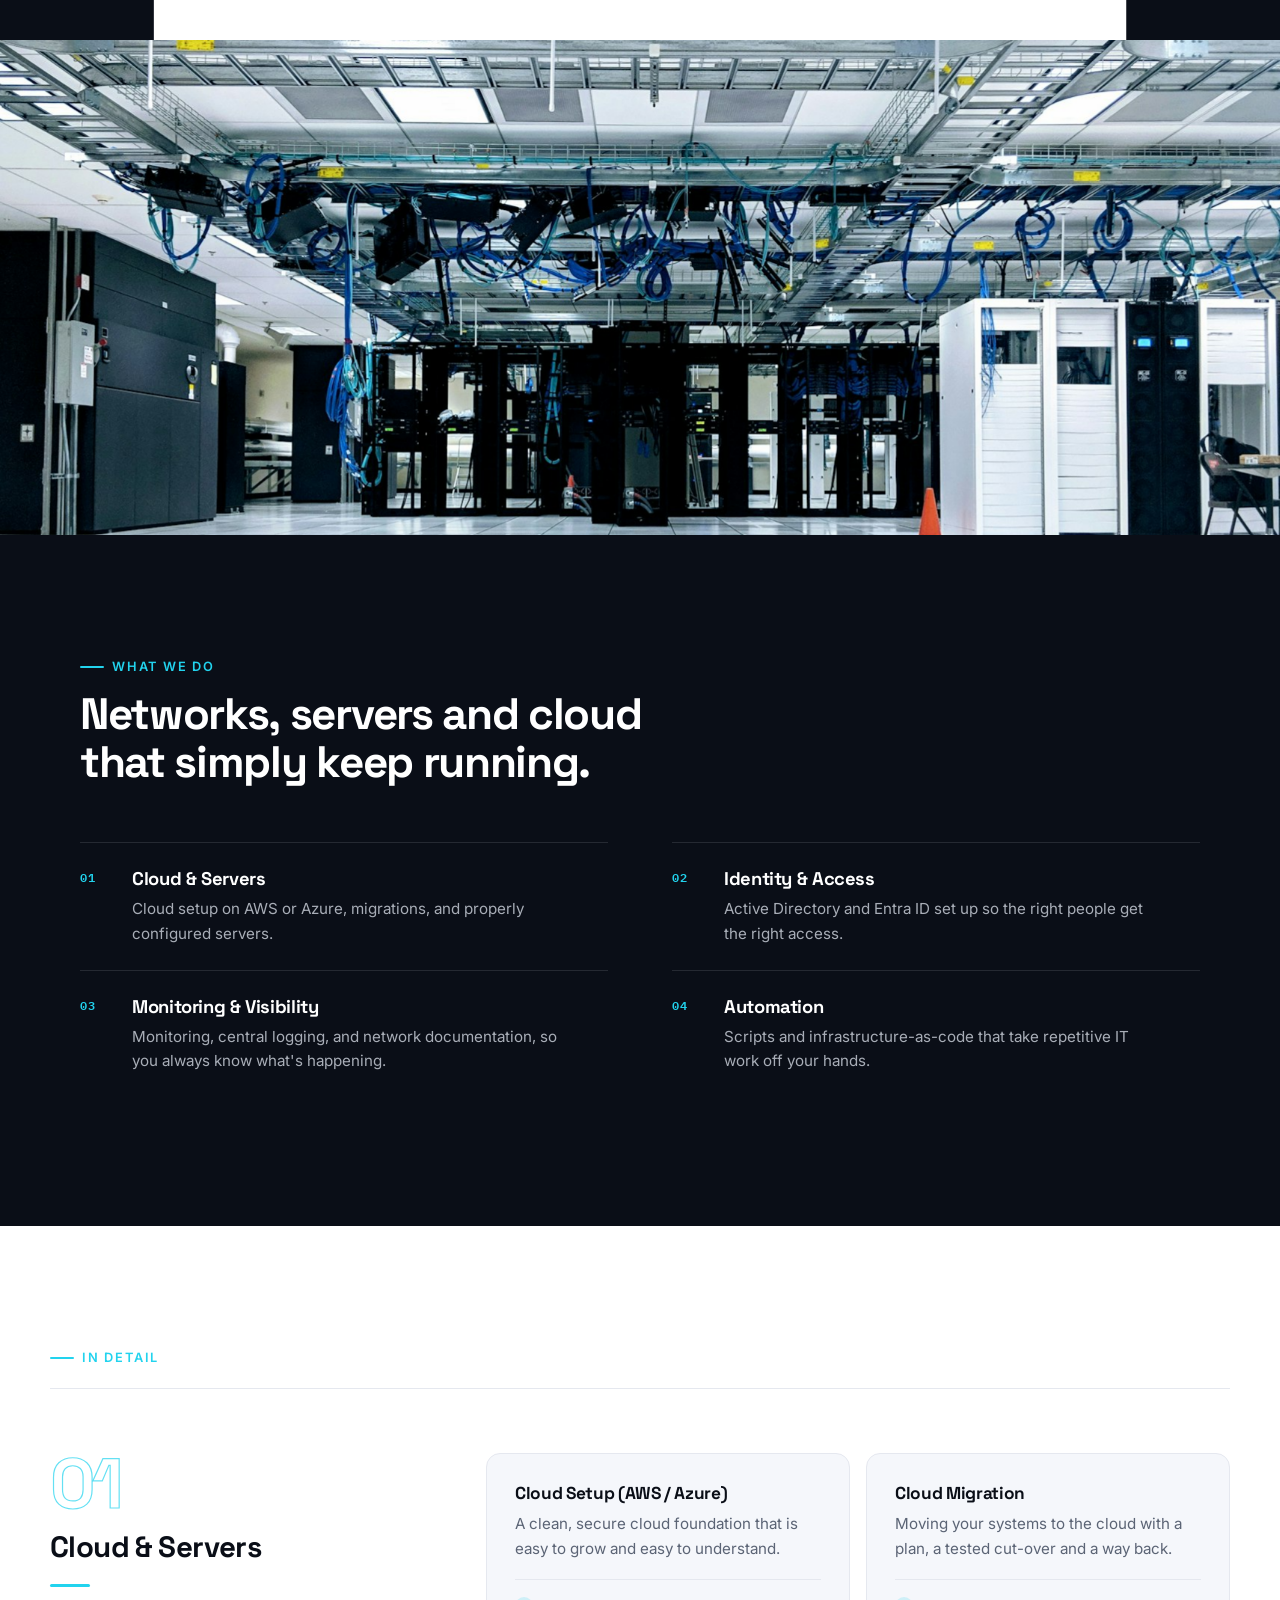
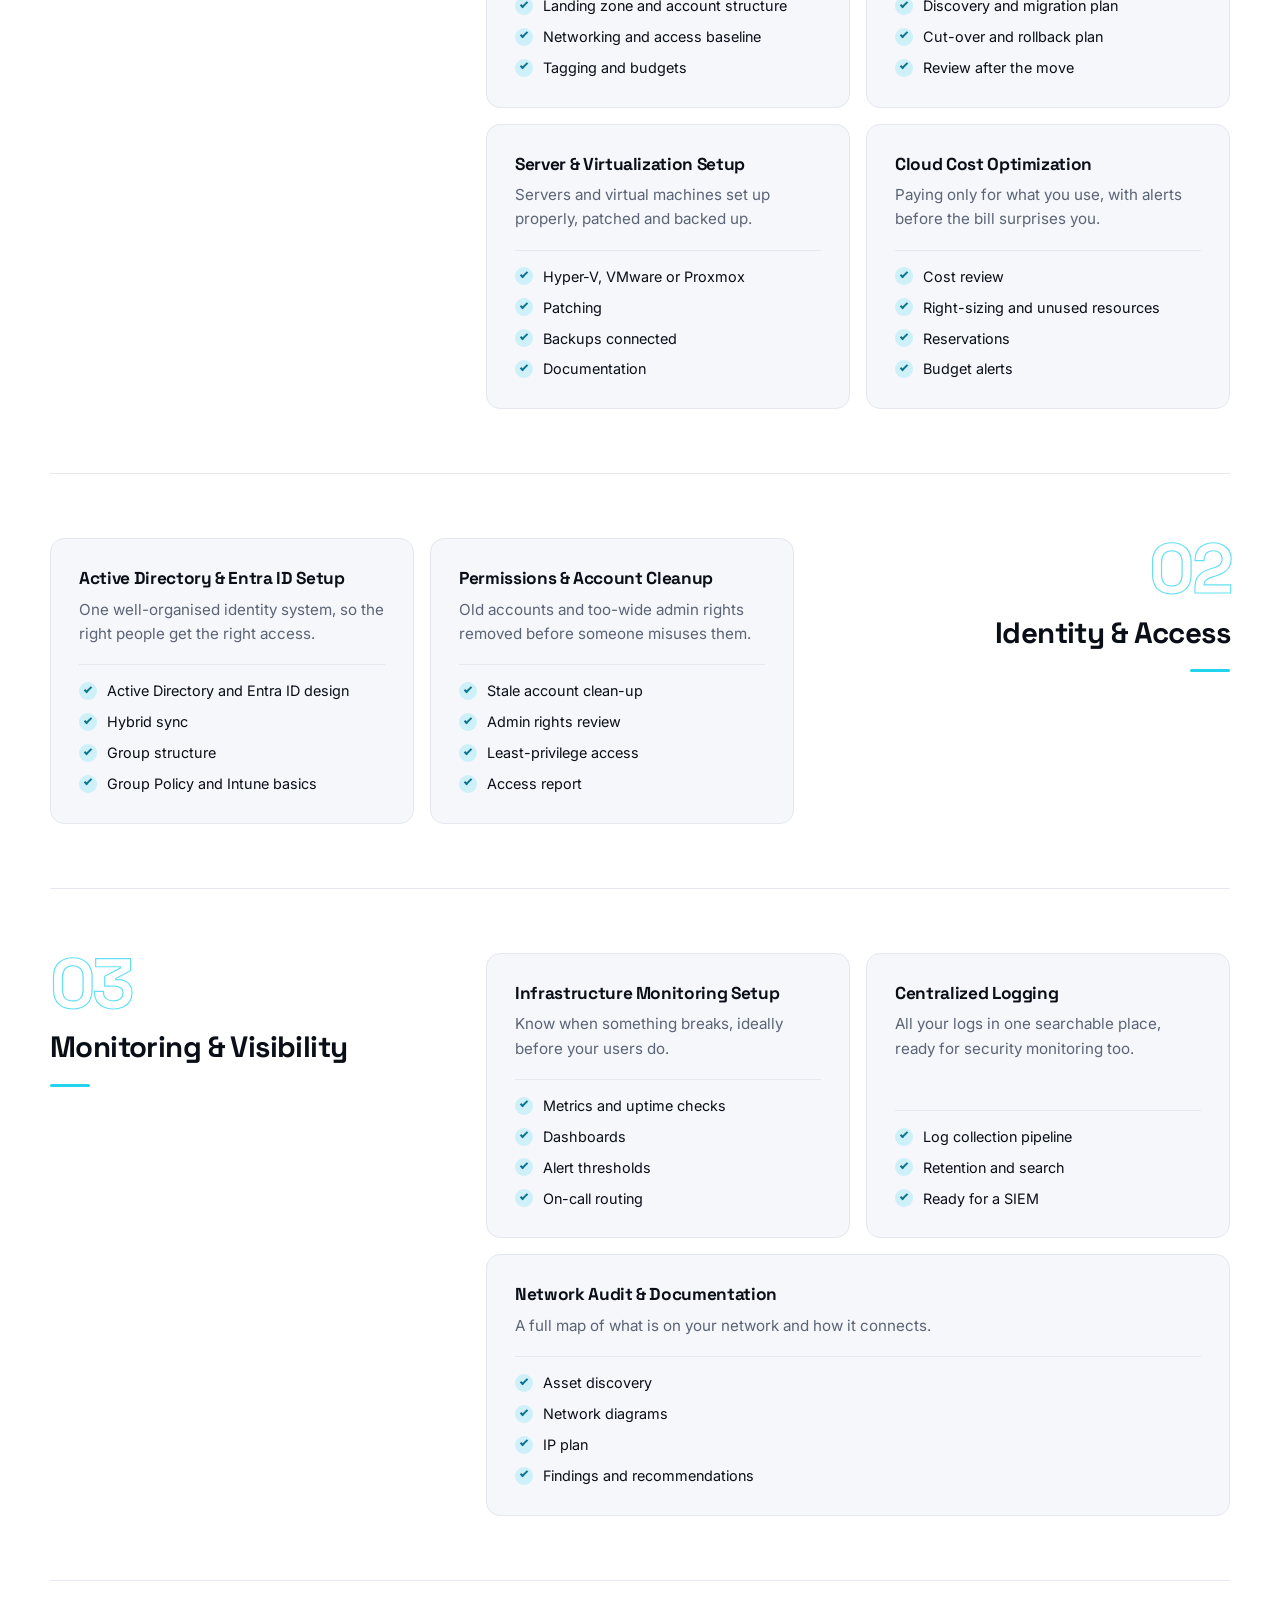
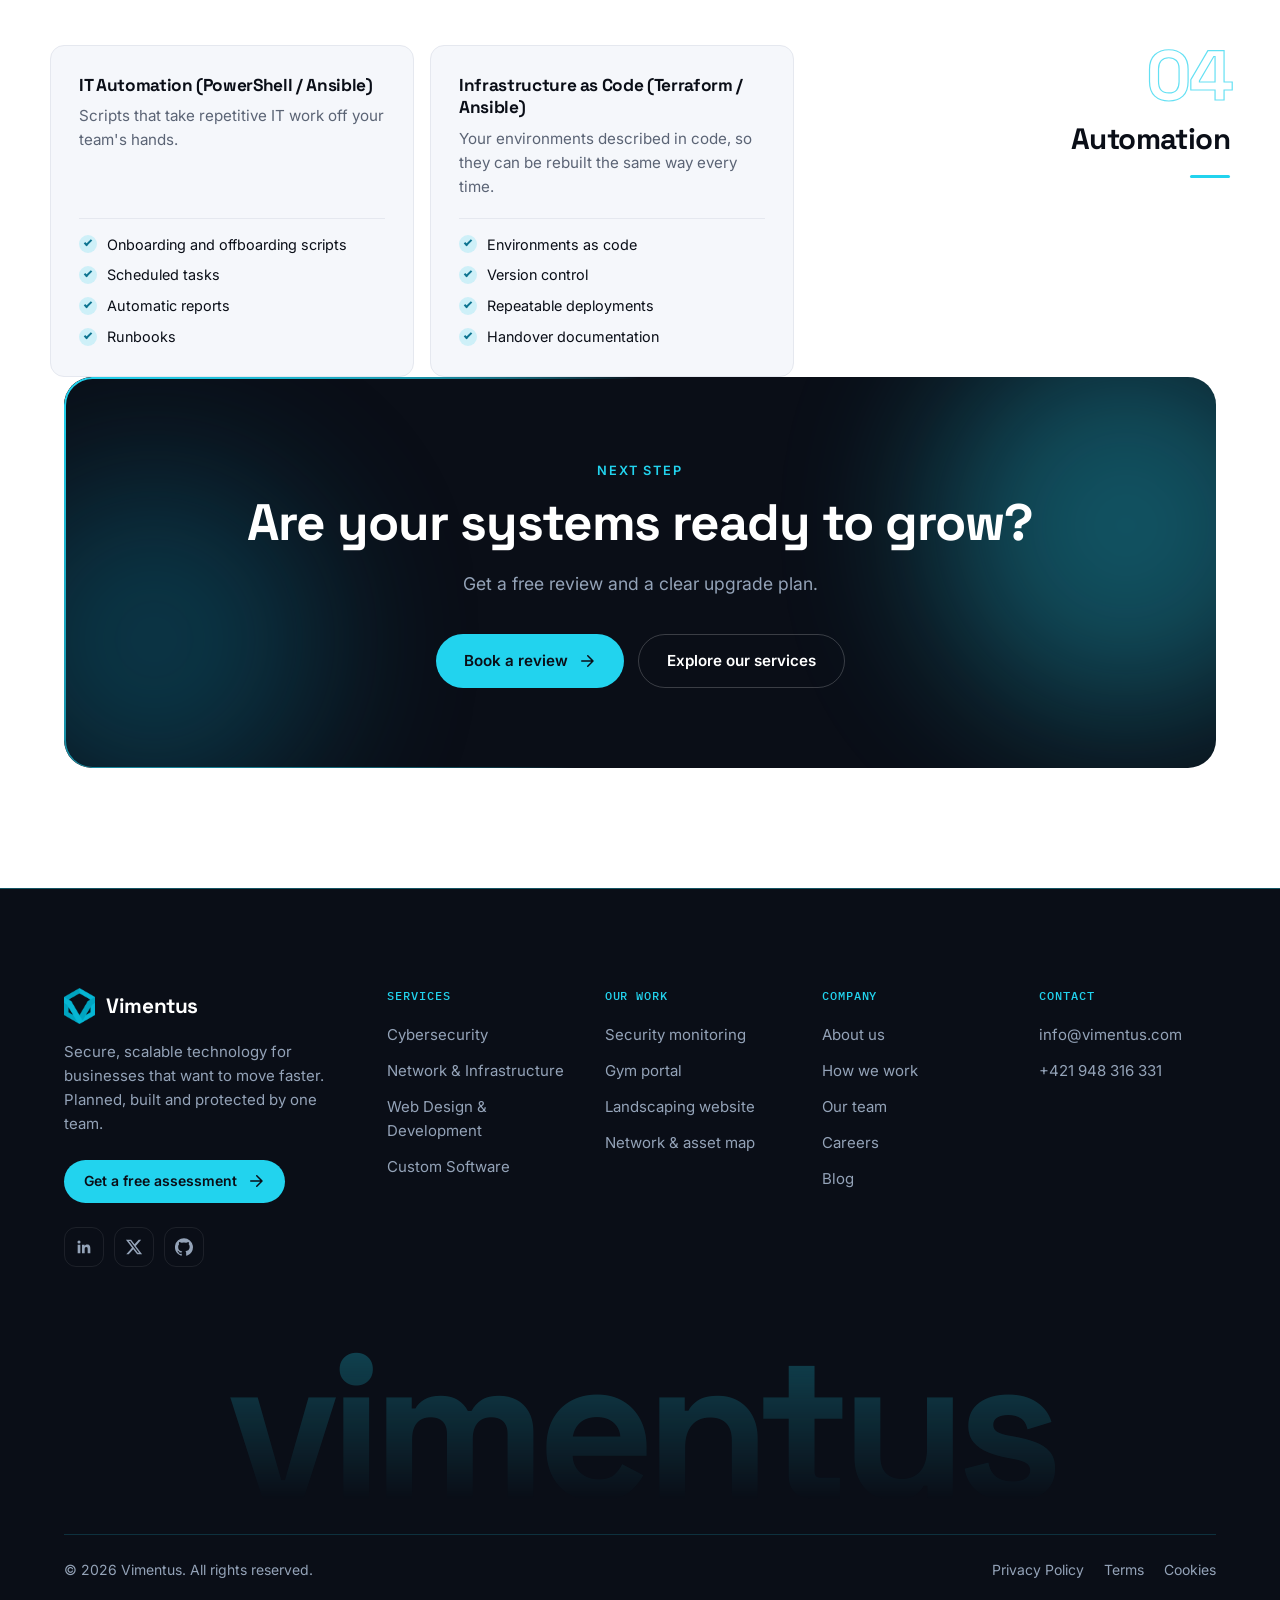
<file: services/network-infrastructure.html>
<!DOCTYPE html>
<html lang="en">
<head>
  <meta charset="UTF-8" />
  <meta name="viewport" content="width=device-width, initial-scale=1.0" />
  <meta name="theme-color" content="#0a0e17" />
  <title>Network &amp; Infrastructure — Vimentus</title>
  <meta name="description" content="Cloud and servers, identity and access, monitoring and visibility, and IT automation." />

  <link rel="preconnect" href="https://fonts.googleapis.com" />
  <link rel="preconnect" href="https://fonts.gstatic.com" crossorigin />
  <link href="https://fonts.googleapis.com/css2?family=Inter:wght@400;500;600&family=Space+Grotesk:wght@500;600;700&family=IBM+Plex+Mono:wght@500;600&display=swap" rel="stylesheet" />
  <link rel="icon" type="image/png" href="../img/favicon.png" />
  <link rel="stylesheet" href="../styles.css" />
</head>
<body class="service-page">

  <!-- Hidden SVG icon sprite (reuse with <svg><use href="#i-name"/></svg>) -->
  <svg width="0" height="0" style="position:absolute" aria-hidden="true">
    <defs>
      <symbol id="i-shield" viewBox="0 0 24 24" fill="none" stroke="currentColor" stroke-width="2" stroke-linecap="round" stroke-linejoin="round"><path d="M12 22s8-4 8-10V5l-8-3-8 3v7c0 6 8 10 8 10z"/><path d="m9 12 2 2 4-4"/></symbol>
      <symbol id="i-network" viewBox="0 0 24 24" fill="none" stroke="currentColor" stroke-width="2" stroke-linecap="round" stroke-linejoin="round"><rect x="9" y="2" width="6" height="6" rx="1"/><rect x="2" y="16" width="6" height="6" rx="1"/><rect x="16" y="16" width="6" height="6" rx="1"/><path d="M5 16v-3a1 1 0 0 1 1-1h12a1 1 0 0 1 1 1v3M12 12V8"/></symbol>
      <symbol id="i-web" viewBox="0 0 24 24" fill="none" stroke="currentColor" stroke-width="2" stroke-linecap="round" stroke-linejoin="round"><rect x="2" y="3" width="20" height="14" rx="2"/><path d="M8 21h8M12 17v4M7 8l-2 2 2 2M17 8l2 2-2 2M13 7l-2 6"/></symbol>
      <symbol id="i-code" viewBox="0 0 24 24" fill="none" stroke="currentColor" stroke-width="2" stroke-linecap="round" stroke-linejoin="round"><path d="m16 18 6-6-6-6M8 6l-6 6 6 6"/></symbol>
      <symbol id="i-arrow" viewBox="0 0 24 24" fill="none" stroke="currentColor" stroke-width="2" stroke-linecap="round" stroke-linejoin="round"><path d="M5 12h14M13 5l7 7-7 7"/></symbol>
      <symbol id="i-chev" viewBox="0 0 24 24" fill="none" stroke="currentColor" stroke-width="2.5" stroke-linecap="round" stroke-linejoin="round"><path d="m6 9 6 6 6-6"/></symbol>
      <symbol id="i-bolt" viewBox="0 0 24 24" fill="none" stroke="currentColor" stroke-width="2" stroke-linecap="round" stroke-linejoin="round"><path d="M13 2 3 14h9l-1 8 10-12h-9l1-8z"/></symbol>
      <symbol id="i-users" viewBox="0 0 24 24" fill="none" stroke="currentColor" stroke-width="2" stroke-linecap="round" stroke-linejoin="round"><path d="M17 21v-2a4 4 0 0 0-4-4H5a4 4 0 0 0-4 4v2"/><circle cx="9" cy="7" r="4"/><path d="M23 21v-2a4 4 0 0 0-3-3.87M16 3.13a4 4 0 0 1 0 7.75"/></symbol>
      <symbol id="i-clock" viewBox="0 0 24 24" fill="none" stroke="currentColor" stroke-width="2" stroke-linecap="round" stroke-linejoin="round"><circle cx="12" cy="12" r="10"/><path d="M12 6v6l4 2"/></symbol>
      <symbol id="i-building" viewBox="0 0 24 24" fill="none" stroke="currentColor" stroke-width="2" stroke-linecap="round" stroke-linejoin="round"><rect x="4" y="2" width="16" height="20" rx="2"/><path d="M9 22v-4h6v4M8 6h.01M16 6h.01M12 6h.01M12 10h.01M12 14h.01M16 10h.01M16 14h.01M8 10h.01M8 14h.01"/></symbol>
      <symbol id="i-cart" viewBox="0 0 24 24" fill="none" stroke="currentColor" stroke-width="2" stroke-linecap="round" stroke-linejoin="round"><circle cx="9" cy="21" r="1"/><circle cx="20" cy="21" r="1"/><path d="M1 1h4l2.68 13.39a2 2 0 0 0 2 1.61h9.72a2 2 0 0 0 2-1.61L23 6H6"/></symbol>
      <symbol id="i-heart" viewBox="0 0 24 24" fill="none" stroke="currentColor" stroke-width="2" stroke-linecap="round" stroke-linejoin="round"><path d="M22 12h-4l-3 9L9 3l-3 9H2"/></symbol>
      <symbol id="i-bank" viewBox="0 0 24 24" fill="none" stroke="currentColor" stroke-width="2" stroke-linecap="round" stroke-linejoin="round"><path d="M3 21h18M3 10h18M5 6l7-3 7 3M4 10v11M20 10v11M8 14v3M12 14v3M16 14v3"/></symbol>
      <symbol id="i-cloud" viewBox="0 0 24 24" fill="none" stroke="currentColor" stroke-width="2" stroke-linecap="round" stroke-linejoin="round"><path d="M18 10h-1.26A8 8 0 1 0 9 20h9a5 5 0 0 0 0-10z"/></symbol>
      <symbol id="i-rocket" viewBox="0 0 24 24" fill="none" stroke="currentColor" stroke-width="2" stroke-linecap="round" stroke-linejoin="round"><path d="M4.5 16.5c-1.5 1.26-2 5-2 5s3.74-.5 5-2c.71-.84.7-2.13-.09-2.91a2.18 2.18 0 0 0-2.91-.09zM12 15l-3-3a22 22 0 0 1 2-3.95A12.88 12.88 0 0 1 22 2c0 2.72-.78 7.5-6 11a22.35 22.35 0 0 1-4 2z"/><path d="M9 12H4s.55-3.03 2-4c1.62-1.08 5 0 5 0M12 15v5s3.03-.55 4-2c1.08-1.62 0-5 0-5"/></symbol>
      <symbol id="i-info" viewBox="0 0 24 24" fill="none" stroke="currentColor" stroke-width="2" stroke-linecap="round" stroke-linejoin="round"><circle cx="12" cy="12" r="10"/><path d="M12 16v-4M12 8h.01"/></symbol>
      <symbol id="i-briefcase" viewBox="0 0 24 24" fill="none" stroke="currentColor" stroke-width="2" stroke-linecap="round" stroke-linejoin="round"><rect x="2" y="7" width="20" height="14" rx="2"/><path d="M16 21V5a2 2 0 0 0-2-2h-4a2 2 0 0 0-2 2v16"/></symbol>
      <symbol id="i-book" viewBox="0 0 24 24" fill="none" stroke="currentColor" stroke-width="2" stroke-linecap="round" stroke-linejoin="round"><path d="M4 19.5A2.5 2.5 0 0 1 6.5 17H20V2H6.5A2.5 2.5 0 0 0 4 4.5v15z"/><path d="M6.5 17A2.5 2.5 0 0 0 4 19.5 2.5 2.5 0 0 0 6.5 22H20v-5"/></symbol>
      <symbol id="i-mail" viewBox="0 0 24 24" fill="none" stroke="currentColor" stroke-width="2" stroke-linecap="round" stroke-linejoin="round"><rect x="2" y="4" width="20" height="16" rx="2"/><path d="m22 6-10 7L2 6"/></symbol>
      <symbol id="i-search" viewBox="0 0 24 24" fill="none" stroke="currentColor" stroke-width="2" stroke-linecap="round" stroke-linejoin="round"><circle cx="11" cy="11" r="8"/><path d="m21 21-4.35-4.35"/></symbol>
      <symbol id="i-map" viewBox="0 0 24 24" fill="none" stroke="currentColor" stroke-width="2" stroke-linecap="round" stroke-linejoin="round"><path d="m1 6 7-4 8 4 7-4v16l-7 4-8-4-7 4z"/><path d="M8 2v16M16 6v16"/></symbol>
      <symbol id="i-quote" viewBox="0 0 24 24" fill="currentColor"><path d="M4 11c0-3.3 2.7-6 6-6v2c-2.2 0-4 1.8-4 4h4v8H4v-8zm10 0c0-3.3 2.7-6 6-6v2c-2.2 0-4 1.8-4 4h4v8h-6v-8z"/></symbol>
      <symbol id="i-linkedin" viewBox="0 0 24 24" fill="currentColor"><path d="M20.45 20.45h-3.56v-5.57c0-1.33-.02-3.04-1.85-3.04-1.85 0-2.14 1.45-2.14 2.94v5.67H9.35V9h3.41v1.56h.05c.48-.9 1.64-1.85 3.37-1.85 3.6 0 4.27 2.37 4.27 5.46v6.28zM5.34 7.43a2.06 2.06 0 1 1 0-4.13 2.06 2.06 0 0 1 0 4.13zM7.12 20.45H3.56V9h3.56v11.45z"/></symbol>
      <symbol id="i-x" viewBox="0 0 24 24" fill="currentColor"><path d="M18.24 2.25h3.31l-7.23 8.26 8.5 11.24h-6.65l-5.21-6.82-5.97 6.82H1.68l7.73-8.84L1.25 2.25h6.83l4.71 6.23 5.45-6.23zm-1.16 17.52h1.83L7.08 4.13H5.12l11.96 15.64z"/></symbol>
      <symbol id="i-github" viewBox="0 0 24 24" fill="currentColor"><path d="M12 .3a12 12 0 0 0-3.8 23.4c.6.1.8-.3.8-.6v-2c-3.3.7-4-1.6-4-1.6-.6-1.4-1.4-1.8-1.4-1.8-1-.7.1-.7.1-.7 1.2.1 1.8 1.2 1.8 1.2 1 1.8 2.8 1.3 3.5 1 0-.8.4-1.3.7-1.6-2.7-.3-5.5-1.3-5.5-6 0-1.2.5-2.3 1.3-3.1-.2-.4-.6-1.6 0-3.2 0 0 1-.3 3.4 1.2a11.5 11.5 0 0 1 6 0c2.3-1.5 3.3-1.2 3.3-1.2.6 1.6.2 2.8 0 3.2.9.8 1.3 1.9 1.3 3.2 0 4.6-2.8 5.6-5.5 5.9.5.4.9 1.1.9 2.2v3.3c0 .3.1.7.8.6A12 12 0 0 0 12 .3"/></symbol>
    </defs>
  </svg>

  <div class="scroll-progress" aria-hidden="true"></div>
  <!-- =====================================================
       NAVBAR
       ===================================================== -->
  <header class="nav" id="nav">
    <div class="container nav__inner">
      <a href="../index.html" class="logo" aria-label="Vimentus home">
        <img class="logo__mark" src="../img/logo.png" alt="" width="347" height="400" />
        <span>Vimentus</span>
      </a>

      <nav aria-label="Main">
        <ul class="nav__menu" id="navMenu">

          <!-- Services -->
          <li class="nav__item has-mega">
            <button class="nav__link" aria-expanded="false">Services <svg class="chev"><use href="#i-chev"/></svg></button>
            <div class="mega">
              <div class="mega__in">
                <div class="mega__cards">
                  <a href="../services/cybersecurity.html" class="mcard" style="--k:0">
                    <img data-src="../img/menu/cyber.jpg" alt="" width="800" height="560" decoding="async" />
                    <span class="mcard__text"><span class="mega__icon"><svg><use href="#i-shield"/></svg></span><span class="mega__title">Cybersecurity</span><span class="mega__desc"><span>Audits, pentesting, SOC &amp; threat protection.</span></span></span>
                  </a>
                  <a href="../services/network-infrastructure.html" class="mcard" style="--k:1">
                    <img data-src="../img/menu/infra.jpg" alt="" width="800" height="560" decoding="async" />
                    <span class="mcard__text"><span class="mega__icon"><svg><use href="#i-network"/></svg></span><span class="mega__title">Network &amp; Infrastructure</span><span class="mega__desc"><span>Design, deployment and 24/7 monitoring.</span></span></span>
                  </a>
                  <a href="../services/web-development.html" class="mcard" style="--k:2">
                    <img data-src="../img/menu/web.jpg" alt="" width="800" height="560" decoding="async" />
                    <span class="mcard__text"><span class="mega__icon"><svg><use href="#i-web"/></svg></span><span class="mega__title">Web Design &amp; Development</span><span class="mega__desc"><span>Fast, beautiful sites and web apps.</span></span></span>
                  </a>
                  <a href="../services/custom-software.html" class="mcard" style="--k:3">
                    <img data-src="../img/menu/software.jpg" alt="" width="800" height="560" decoding="async" />
                    <span class="mcard__text"><span class="mega__icon"><svg><use href="#i-code"/></svg></span><span class="mega__title">Custom Software</span><span class="mega__desc"><span>Tailor-made tools built around your workflow.</span></span></span>
                  </a>
                </div>
                <a href="../contact.html" class="mega__strip" style="--k:4"><span><b>Free security assessment</b><em>Find out where your business is exposed — in under a week.</em></span><span class="mega__go">Book now <svg><use href="#i-arrow"/></svg></span></a>
              </div>
            </div>
          </li>

          <!-- Solutions -->
          <li class="nav__item has-mega">
            <button class="nav__link" aria-expanded="false">Solutions <svg class="chev"><use href="#i-chev"/></svg></button>
            <div class="mega mega--hexes">
              <div class="mega__in">
                <div class="mega__hexes">
                  <div class="mega__group" role="group" aria-label="By industry" style="--k:0">
                    <a href="../solutions/finance.html" class="hexlink" style="--k:0"><span class="hexlink__hex"><svg><use href="#i-bank"/></svg></span><span class="mega__title">Finance</span><span class="mega__desc">Compliance-ready systems.</span></a>
                    <a href="../solutions/healthcare.html" class="hexlink" style="--k:1"><span class="hexlink__hex"><svg><use href="#i-heart"/></svg></span><span class="mega__title">Healthcare</span><span class="mega__desc">Protect patient data.</span></a>
                    <a href="../solutions/ecommerce.html" class="hexlink" style="--k:2"><span class="hexlink__hex"><svg><use href="#i-cart"/></svg></span><span class="mega__title">E-commerce</span><span class="mega__desc">Stores that scale.</span></a>
                    <a href="../solutions/enterprise.html" class="hexlink" style="--k:3"><span class="hexlink__hex"><svg><use href="#i-building"/></svg></span><span class="mega__title">Enterprise</span><span class="mega__desc">Modernise legacy IT.</span></a>
                  </div>
                  <div class="mega__group" role="group" aria-label="By need" style="--k:4">
                    <a href="../solutions/cloud-migration.html" class="hexlink" style="--k:4"><span class="hexlink__hex"><svg><use href="#i-cloud"/></svg></span><span class="mega__title">Cloud Migration</span><span class="mega__desc">Move safely to the cloud.</span></a>
                    <a href="../solutions/startups.html" class="hexlink" style="--k:5"><span class="hexlink__hex"><svg><use href="#i-rocket"/></svg></span><span class="mega__title">Startups</span><span class="mega__desc">From MVP to launch.</span></a>
                  </div>
                </div>
              </div>
            </div>
          </li>

          <!-- Company -->
          <li class="nav__item has-mega">
            <button class="nav__link" aria-expanded="false">Company <svg class="chev"><use href="#i-chev"/></svg></button>
            <div class="mega mega--hexes mega--few">
              <div class="mega__in">
                <div class="mega__hexes">
                  <div class="mega__group" role="group" aria-label="Company" style="--k:0">
                    <a href="../about.html" class="hexlink" style="--k:0"><span class="hexlink__hex"><svg><use href="#i-info"/></svg></span><span class="mega__title">About Us</span><span class="mega__desc">Our story and mission.</span></a>
                    <a href="../team.html" class="hexlink" style="--k:1"><span class="hexlink__hex"><svg><use href="#i-users"/></svg></span><span class="mega__title">Our Team</span><span class="mega__desc">Meet the experts.</span></a>
                    <a href="../careers.html" class="hexlink" style="--k:2"><span class="hexlink__hex"><svg><use href="#i-briefcase"/></svg></span><span class="mega__title">Careers</span><span class="mega__desc">Join us — we're hiring.</span></a>
                    <a href="../blog.html" class="hexlink" style="--k:3"><span class="hexlink__hex"><svg><use href="#i-book"/></svg></span><span class="mega__title">Blog &amp; Insights</span><span class="mega__desc">News, guides and research.</span></a>
                  </div>
                </div>
              </div>
            </div>
          </li>

          <!-- Our work -->
          <li class="nav__item has-mega">
            <button class="nav__link" aria-expanded="false">Our work <svg class="chev"><use href="#i-chev"/></svg></button>
            <div class="mega">
              <div class="mega__in">
                <div class="mega__cards">
                  <a href="../work/security-monitoring-wazuh.html" class="pcard" style="--k:0">
                    <span class="pcard__shot"><img data-src="../img/menu/work-wazuh.jpg" alt="" width="640" height="400" decoding="async" /></span>
                    <span class="pcard__text"><span class="mega__icon"><svg><use href="#i-shield"/></svg></span><span class="mega__title">Security monitoring with Wazuh</span><span class="mega__desc">Open-source SIEM, EDR and network watch.</span></span>
                  </a>
                  <a href="../work/gym-admin-portal-qr-access.html" class="pcard" style="--k:1">
                    <span class="pcard__shot"><img data-src="../img/menu/work-gym.jpg" alt="" width="640" height="400" decoding="async" /></span>
                    <span class="pcard__text"><span class="mega__icon"><svg><use href="#i-code"/></svg></span><span class="mega__title">Gym portal with QR access</span><span class="mega__desc">Members get in with a code on their phone.</span></span>
                  </a>
                  <a href="../work/landscaping-company-website.html" class="pcard" style="--k:2">
                    <span class="pcard__shot"><img data-src="../img/menu/work-garden.jpg" alt="" width="640" height="400" decoding="async" /></span>
                    <span class="pcard__text"><span class="mega__icon"><svg><use href="#i-web"/></svg></span><span class="mega__title">Landscaping company website</span><span class="mega__desc">3D, parallax and fast on any device.</span></span>
                  </a>
                  <a href="../work/segmented-network-asset-map.html" class="pcard" style="--k:3">
                    <span class="pcard__shot"><img data-src="../img/menu/work-netbox.jpg" alt="" width="640" height="400" decoding="async" /></span>
                    <span class="pcard__text"><span class="mega__icon"><svg><use href="#i-network"/></svg></span><span class="mega__title">Segmented network &amp; asset map</span><span class="mega__desc">DMZ, protected zones, all in NetBox.</span></span>
                  </a>
                </div>
                <a href="../index.html#work" class="mega__strip" style="--k:4"><span><b>See all our work</b><em>Real projects, planned, built and secured by one team.</em></span><span class="mega__go">View projects <svg><use href="#i-arrow"/></svg></span></a>
              </div>
            </div>
          </li>
          <li class="nav__item"><a href="../contact.html" class="nav__link">Contact</a></li>
          <!-- phone menu only -->
          <li class="nav__foot">
            <a href="../contact.html" class="btn btn--primary">Get a quote <svg><use href="#i-arrow"/></svg></a>
            <p><a href="mailto:info@vimentus.com">info@vimentus.com</a><a href="tel:+421948316331">+421 948 316 331</a></p>
          </li>
        </ul>
      </nav>

      <div class="nav__actions">
        <a href="../contact.html" class="btn btn--primary btn--sm">Get a quote <svg><use href="#i-arrow"/></svg></a>
        <button class="nav__toggle" id="navToggle" aria-label="Open menu" aria-expanded="false" aria-controls="navMenu">
          <span></span><span></span><span></span>
        </button>
      </div>
    </div>
  </header>

  <main>
    <!-- =====================================================
         HERO over the service's photo. The photo (.sp-top-bg) is pinned behind
         both the hero and the white sheet below, so the sheet rolls up over the
         same picture (styles: "SERVICE PAGES").
         ===================================================== -->
    <div class="sp-top" style="--bg-img: url('../img/datacenter-dark.jpg')">
      <div class="sp-top-bg" aria-hidden="true"></div>
      <section class="sp-hero" aria-labelledby="sp-title">
        <div class="sp-hero__inner">
          <span class="sp-eyebrow"><svg><use href="#i-network"/></svg>Network &amp; Infrastructure</span>
          <h1 id="sp-title" class="sp-title split" data-split>Solid foundations. <span class="gradient-text">Secure by design.</span></h1>
          <p class="sp-lead">From the office network to AWS and Azure, we design, build and look after the infrastructure your business depends on, documented and secure by design.</p>
          <div class="proj-actions">
            <a class="btn btn--primary" href="#sp-areas">See what we do <svg><use href="#i-arrow"/></svg></a>
            <a class="btn btn--ghost" href="../contact.html">Book a review</a>
          </div>
        </div>
      </section>

      <!-- White sheet: rolls in over the photo, narrow with rounded top corners at first,
           full width at the top (script.js "Sheets"); then pinned while the statement
           fills in word by word ([data-pin-track] + [data-scrub]) -->
      <section class="pchallenge sp-sheet" aria-label="Why it matters" data-pin-track data-sheet>
        <div class="pchallenge__stage">
          <div class="container pchallenge__content">
            <span class="eyebrow">Why the foundation matters</span>
            <p class="pchallenge__text" data-scrub>Your network, servers and accounts are the floor everything else stands on. When they grow by patching things together, every new tool, hire or office adds risk, slowdowns and outages. <em>Build it right once.</em></p>
            <span class="pchallenge__bar" aria-hidden="true"></span>
          </div>
        </div>
      </section>
    </div>

    <!-- Photo band: the photo moves slower than the page (data-parallax) -->
    <div class="sp-band" aria-hidden="true">
      <img class="sp-band-img" src="../img/band-infra.jpg" alt="" loading="lazy" decoding="async" data-parallax="0.22">
    </div>

    <!-- =====================================================
         WHAT WE DO: the service's areas (navy). Keep the ids: links point to them.
         ===================================================== -->
    <section class="sp-areas" id="sp-areas" aria-labelledby="sp-areas-title">
      <div class="sp-areas-inner">
        <header class="sp-areas-head">
          <span class="eyebrow" data-reveal="fade-right">What we do</span>
          <h2 id="sp-areas-title" class="split" data-split>Networks, servers and cloud that simply keep running.</h2>
        </header>
        <ol class="sp-areas-list">
          <li class="sp-area" data-reveal="fade-up" id="cloud-servers">
            <span class="sp-area-num" aria-hidden="true">01</span>
            <h3>Cloud &amp; Servers</h3>
            <p>Cloud setup on AWS or Azure, migrations, and properly configured servers.</p>
          </li>
          <li class="sp-area" data-reveal="fade-up" id="identity-access">
            <span class="sp-area-num" aria-hidden="true">02</span>
            <h3>Identity &amp; Access</h3>
            <p>Active Directory and Entra ID set up so the right people get the right access.</p>
          </li>
          <li class="sp-area" data-reveal="fade-up" id="monitoring-visibility">
            <span class="sp-area-num" aria-hidden="true">03</span>
            <h3>Monitoring &amp; Visibility</h3>
            <p>Monitoring, central logging, and network documentation, so you always know what's happening.</p>
          </li>
          <li class="sp-area" data-reveal="fade-up" id="automation">
            <span class="sp-area-num" aria-hidden="true">04</span>
            <h3>Automation</h3>
            <p>Scripts and infrastructure-as-code that take repetitive IT work off your hands.</p>
          </li>
        </ol>
      </div>
    </section>

    <!-- =====================================================
         IN DETAIL: one block per area, its sub-services and what's included
         ===================================================== -->
    <section class="sp-details" aria-labelledby="sp-details-title">
      <div class="sp-details-inner">
        <span class="eyebrow" id="sp-details-title">In detail</span>
        <article class="sp-detail" data-reveal="fade-up" id="cloud-servers-details" aria-labelledby="cloud-servers-details-title">
          <header class="sp-detail-head">
            <span class="sp-detail-num" aria-hidden="true">01</span>
            <h2 id="cloud-servers-details-title">Cloud &amp; Servers</h2>
          </header>
          <div class="sp-detail-items">
            <div class="sp-detail-item">
              <h3>Cloud Setup (AWS / Azure)</h3>
              <p>A clean, secure cloud foundation that is easy to grow and easy to understand.</p>
              <ul class="sp-detail-list">
                <li>Landing zone and account structure</li>
                <li>Networking and access baseline</li>
                <li>Tagging and budgets</li>
              </ul>
            </div>
            <div class="sp-detail-item">
              <h3>Cloud Migration</h3>
              <p>Moving your systems to the cloud with a plan, a tested cut-over and a way back.</p>
              <ul class="sp-detail-list">
                <li>Discovery and migration plan</li>
                <li>Cut-over and rollback plan</li>
                <li>Review after the move</li>
              </ul>
            </div>
            <div class="sp-detail-item">
              <h3>Server &amp; Virtualization Setup</h3>
              <p>Servers and virtual machines set up properly, patched and backed up.</p>
              <ul class="sp-detail-list">
                <li>Hyper-V, VMware or Proxmox</li>
                <li>Patching</li>
                <li>Backups connected</li>
                <li>Documentation</li>
              </ul>
            </div>
            <div class="sp-detail-item">
              <h3>Cloud Cost Optimization</h3>
              <p>Paying only for what you use, with alerts before the bill surprises you.</p>
              <ul class="sp-detail-list">
                <li>Cost review</li>
                <li>Right-sizing and unused resources</li>
                <li>Reservations</li>
                <li>Budget alerts</li>
              </ul>
            </div>
          </div>
        </article>
        <article class="sp-detail" data-reveal="fade-up" id="identity-access-details" aria-labelledby="identity-access-details-title">
          <header class="sp-detail-head">
            <span class="sp-detail-num" aria-hidden="true">02</span>
            <h2 id="identity-access-details-title">Identity &amp; Access</h2>
          </header>
          <div class="sp-detail-items">
            <div class="sp-detail-item">
              <h3>Active Directory &amp; Entra ID Setup</h3>
              <p>One well-organised identity system, so the right people get the right access.</p>
              <ul class="sp-detail-list">
                <li>Active Directory and Entra ID design</li>
                <li>Hybrid sync</li>
                <li>Group structure</li>
                <li>Group Policy and Intune basics</li>
              </ul>
            </div>
            <div class="sp-detail-item">
              <h3>Permissions &amp; Account Cleanup</h3>
              <p>Old accounts and too-wide admin rights removed before someone misuses them.</p>
              <ul class="sp-detail-list">
                <li>Stale account clean-up</li>
                <li>Admin rights review</li>
                <li>Least-privilege access</li>
                <li>Access report</li>
              </ul>
            </div>
          </div>
        </article>
        <article class="sp-detail" data-reveal="fade-up" id="monitoring-visibility-details" aria-labelledby="monitoring-visibility-details-title">
          <header class="sp-detail-head">
            <span class="sp-detail-num" aria-hidden="true">03</span>
            <h2 id="monitoring-visibility-details-title">Monitoring &amp; Visibility</h2>
          </header>
          <div class="sp-detail-items">
            <div class="sp-detail-item">
              <h3>Infrastructure Monitoring Setup</h3>
              <p>Know when something breaks, ideally before your users do.</p>
              <ul class="sp-detail-list">
                <li>Metrics and uptime checks</li>
                <li>Dashboards</li>
                <li>Alert thresholds</li>
                <li>On-call routing</li>
              </ul>
            </div>
            <div class="sp-detail-item">
              <h3>Centralized Logging</h3>
              <p>All your logs in one searchable place, ready for security monitoring too.</p>
              <ul class="sp-detail-list">
                <li>Log collection pipeline</li>
                <li>Retention and search</li>
                <li>Ready for a SIEM</li>
              </ul>
            </div>
            <div class="sp-detail-item">
              <h3>Network Audit &amp; Documentation</h3>
              <p>A full map of what is on your network and how it connects.</p>
              <ul class="sp-detail-list">
                <li>Asset discovery</li>
                <li>Network diagrams</li>
                <li>IP plan</li>
                <li>Findings and recommendations</li>
              </ul>
            </div>
          </div>
        </article>
        <article class="sp-detail" data-reveal="fade-up" id="automation-details" aria-labelledby="automation-details-title">
          <header class="sp-detail-head">
            <span class="sp-detail-num" aria-hidden="true">04</span>
            <h2 id="automation-details-title">Automation</h2>
          </header>
          <div class="sp-detail-items">
            <div class="sp-detail-item">
              <h3>IT Automation (PowerShell / Ansible)</h3>
              <p>Scripts that take repetitive IT work off your team's hands.</p>
              <ul class="sp-detail-list">
                <li>Onboarding and offboarding scripts</li>
                <li>Scheduled tasks</li>
                <li>Automatic reports</li>
                <li>Runbooks</li>
              </ul>
            </div>
            <div class="sp-detail-item">
              <h3>Infrastructure as Code (Terraform / Ansible)</h3>
              <p>Your environments described in code, so they can be rebuilt the same way every time.</p>
              <ul class="sp-detail-list">
                <li>Environments as code</li>
                <li>Version control</li>
                <li>Repeatable deployments</li>
                <li>Handover documentation</li>
              </ul>
            </div>
          </div>
        </article>
      </div>
    </section>

    <!-- =====================================================
         CTA
         ===================================================== -->
    <section class="container" id="cta">
      <div class="cta glow-border glow-border--always" data-reveal="zoom">
        <div class="orb orb--cyan" data-parallax="0.2" style="width:380px;height:380px;top:-160px;right:-100px"></div>
        <div class="orb orb--teal" data-parallax="-0.2" style="width:340px;height:340px;bottom:-160px;left:-80px"></div>
        <span class="eyebrow cta__eyebrow">Next step</span>
        <h2>Are your systems ready to grow?</h2>
        <p>Get a free review and a clear upgrade plan.</p>
        <div class="cta__actions">
          <a href="../contact.html" class="btn btn--primary">Book a review <svg><use href="#i-arrow"/></svg></a>
          <a href="../index.html#services" class="btn btn--ghost">Explore our services</a>
        </div>
      </div>
    </section>
  </main>

  <!-- =====================================================
       FOOTER
       ===================================================== -->
  <footer class="footer">
    <div class="footer__inner">
      <div class="footer__top">
        <div class="footer__brand">
          <a href="../index.html" class="logo">
            <img class="logo__mark" src="../img/logo.png" alt="" width="347" height="400" />
            <span>Vimentus</span>
          </a>
          <p>Secure, scalable technology for businesses that want to move faster. Planned, built and protected by one team.</p>
          <a href="../contact.html" class="btn btn--primary btn--sm">Get a free assessment <svg><use href="#i-arrow"/></svg></a>
          <div class="socials">
            <a href="#" aria-label="LinkedIn"><svg><use href="#i-linkedin"/></svg></a>
            <a href="#" aria-label="X"><svg><use href="#i-x"/></svg></a>
            <a href="#" aria-label="GitHub"><svg><use href="#i-github"/></svg></a>
          </div>
        </div>

        <nav class="footer__col" aria-label="Services">
          <h4>Services</h4>
          <a href="../services/cybersecurity.html">Cybersecurity</a>
          <a href="../services/network-infrastructure.html">Network &amp; Infrastructure</a>
          <a href="../services/web-development.html">Web Design &amp; Development</a>
          <a href="../services/custom-software.html">Custom Software</a>
        </nav>

        <nav class="footer__col" aria-label="Our work">
          <h4>Our work</h4>
          <a href="../work/security-monitoring-wazuh.html">Security monitoring</a>
          <a href="../work/gym-admin-portal-qr-access.html">Gym portal</a>
          <a href="../work/landscaping-company-website.html">Landscaping website</a>
          <a href="../work/segmented-network-asset-map.html">Network &amp; asset map</a>
        </nav>

        <nav class="footer__col" aria-label="Company">
          <h4>Company</h4>
          <a href="../about.html">About us</a>
          <a href="../index.html#process">How we work</a>
          <a href="../team.html">Our team</a>
          <a href="../careers.html">Careers</a>
          <a href="../blog.html">Blog</a>
        </nav>

        <div class="footer__col">
          <h4>Contact</h4>
          <a href="mailto:info@vimentus.com">info@vimentus.com</a>
          <a href="tel:+421948316331">+421 948 316 331</a>
        </div>
      </div>

      <div class="footer__word" aria-hidden="true">vimentus</div>

      <div class="footer__bottom">
        <span>&copy; <span id="year"></span> Vimentus. All rights reserved.</span>
        <nav class="footer__legal" aria-label="Legal">
          <a href="../privacy.html">Privacy Policy</a>
          <a href="../terms.html">Terms</a>
          <a href="../cookies.html">Cookies</a>
        </nav>
      </div>
    </div>
  </footer>

  <script src="../script.js"></script>
</body>
</html>
</file>
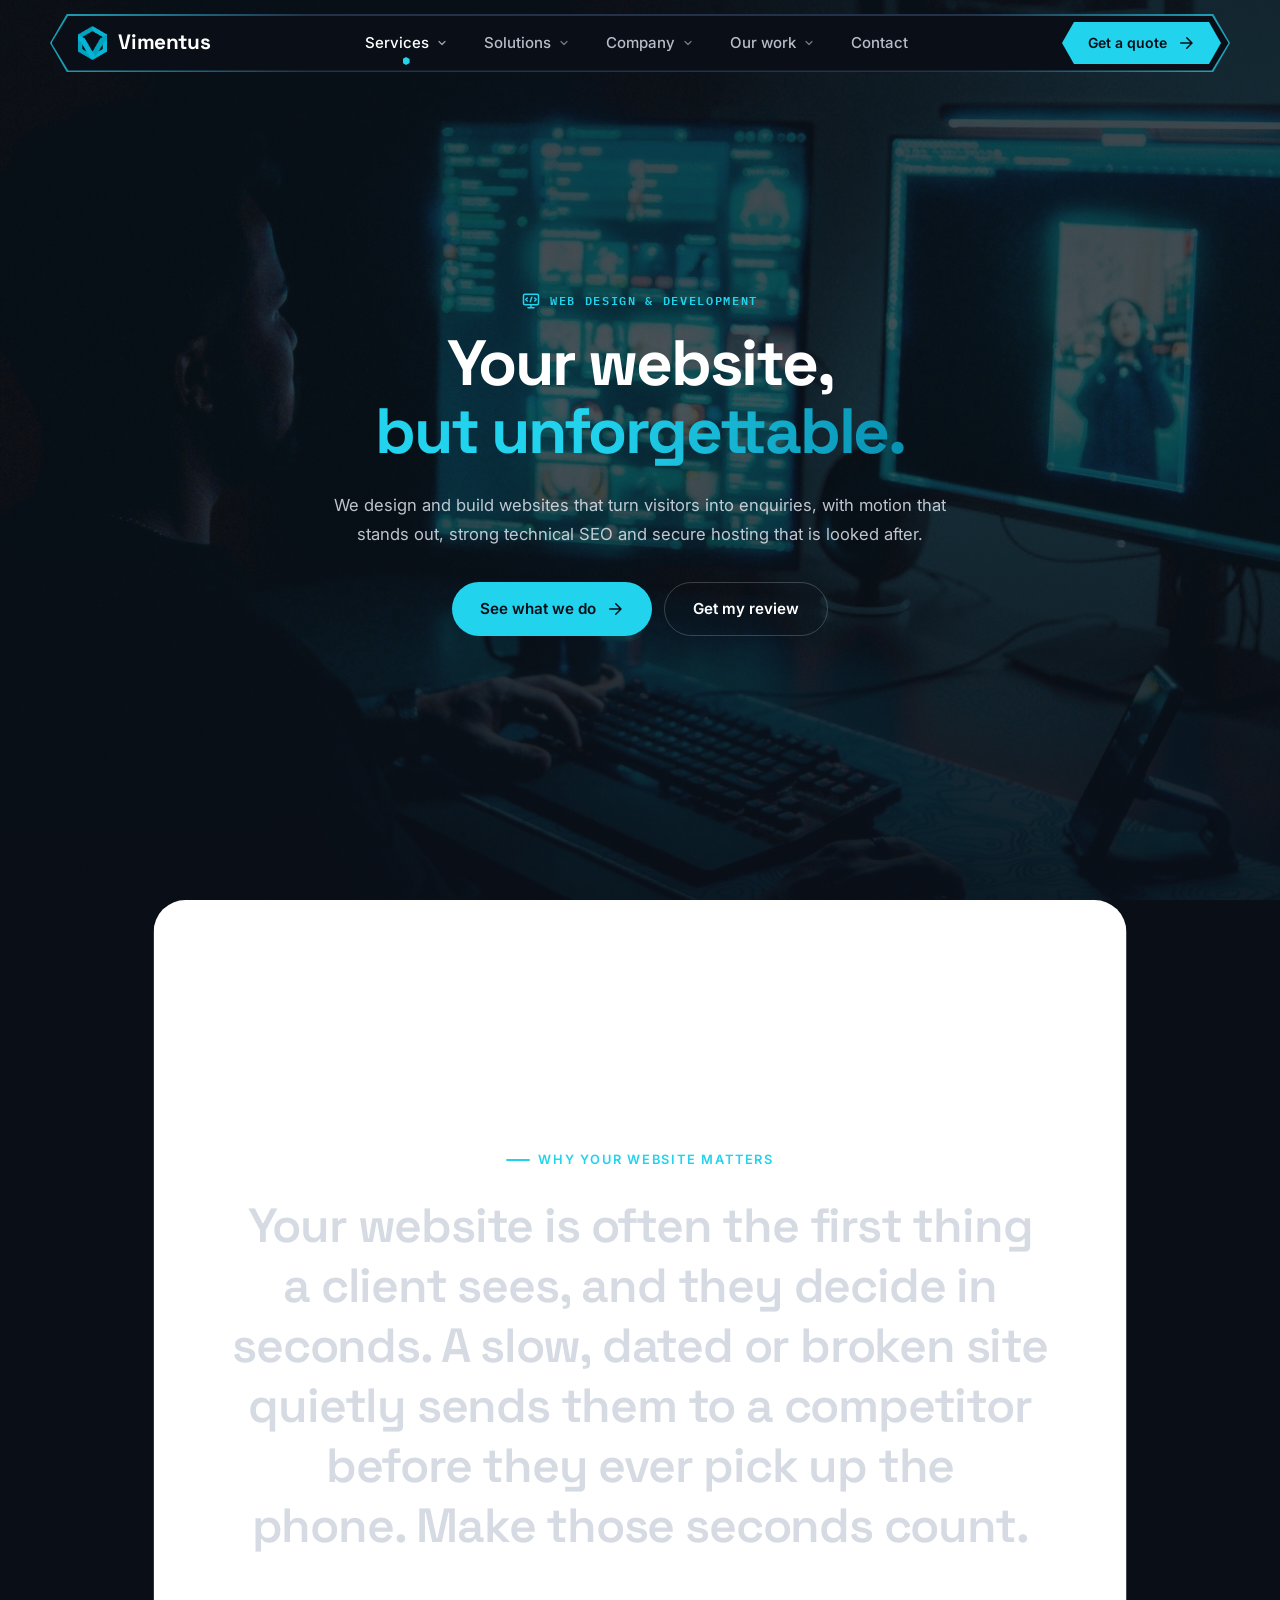
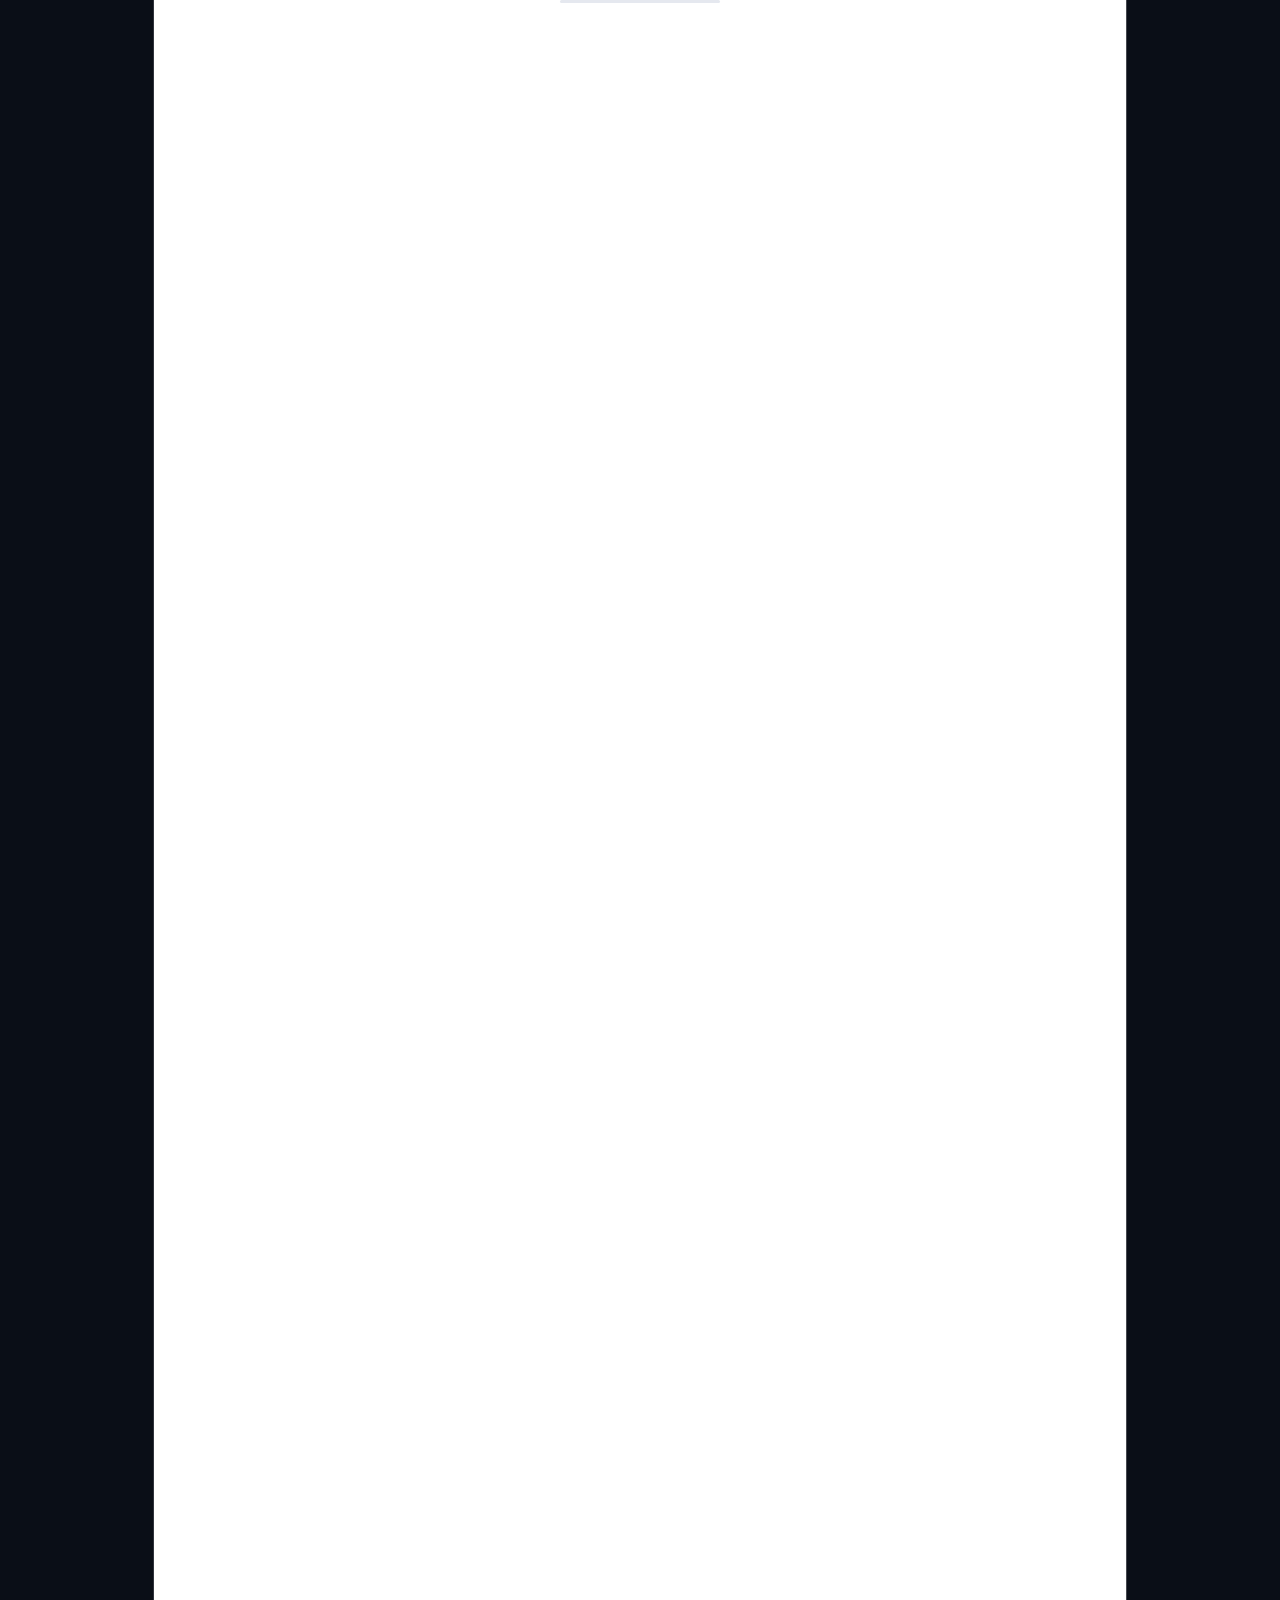
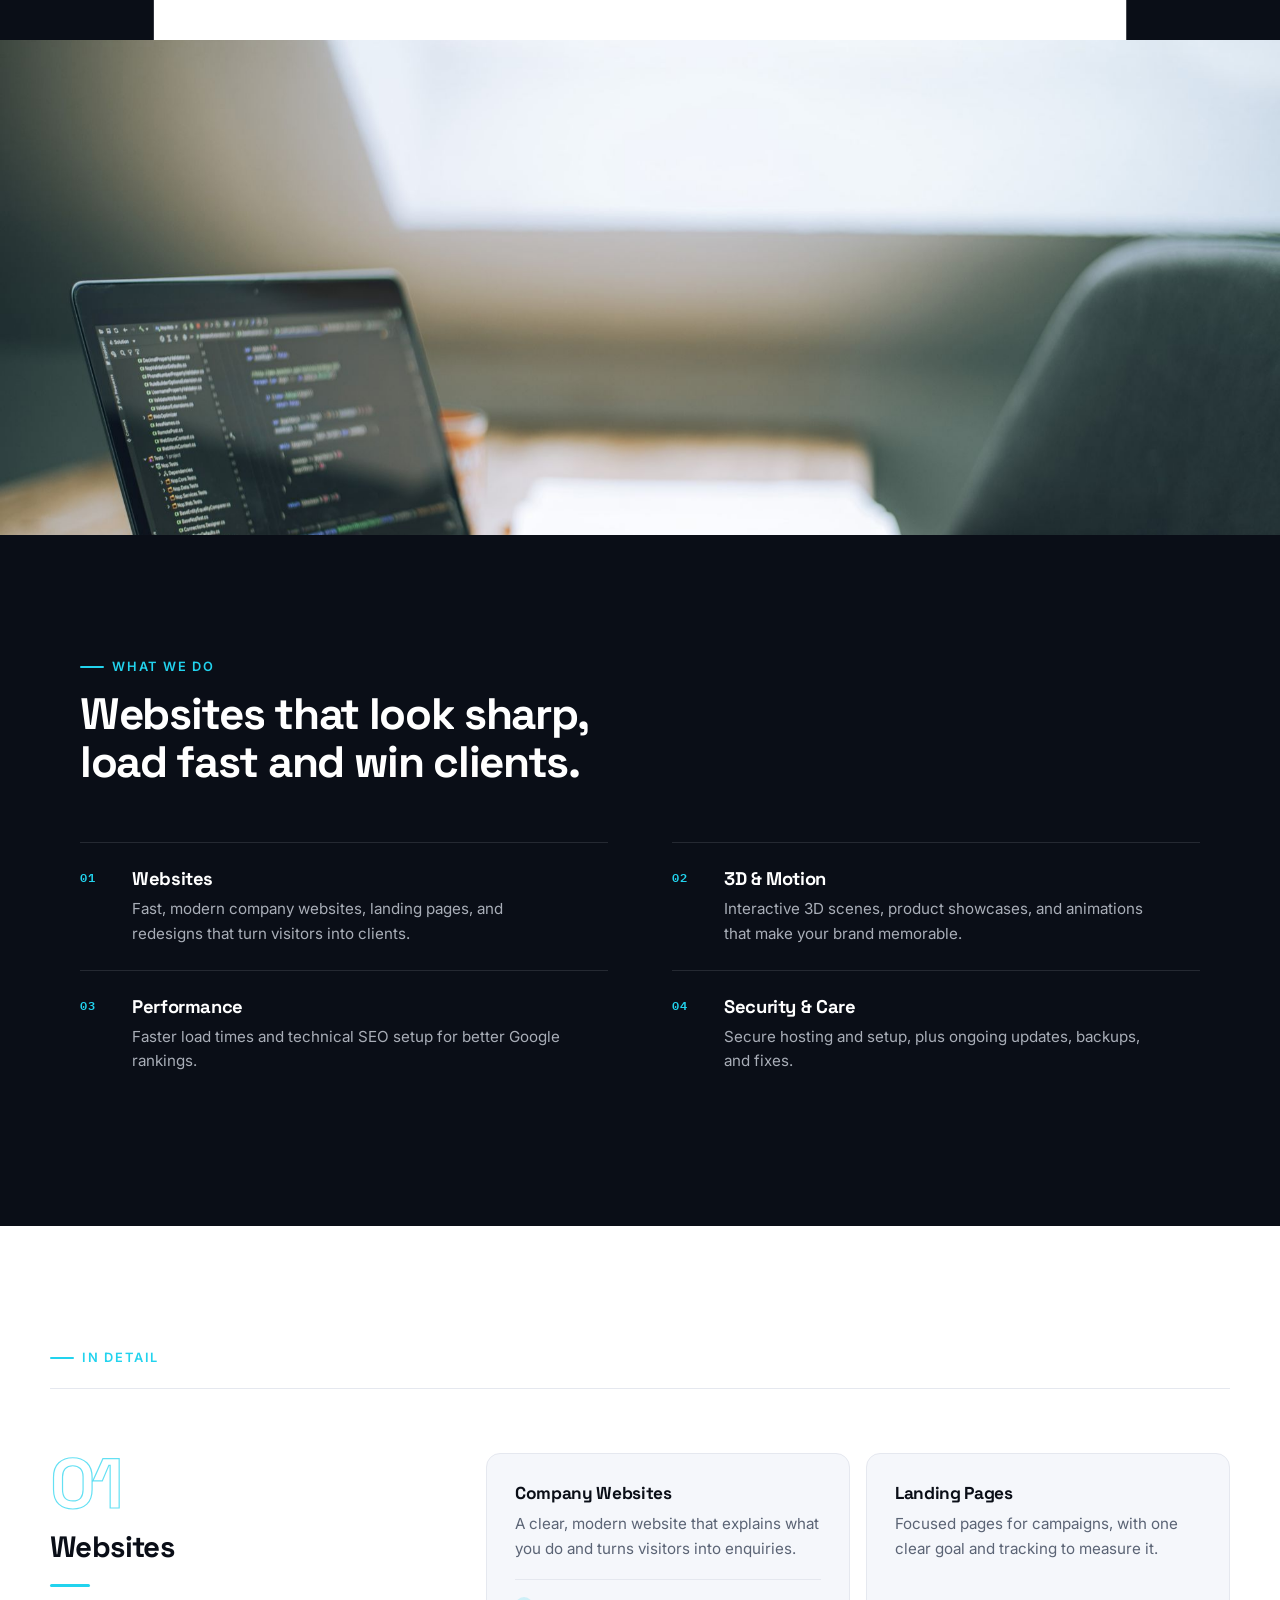
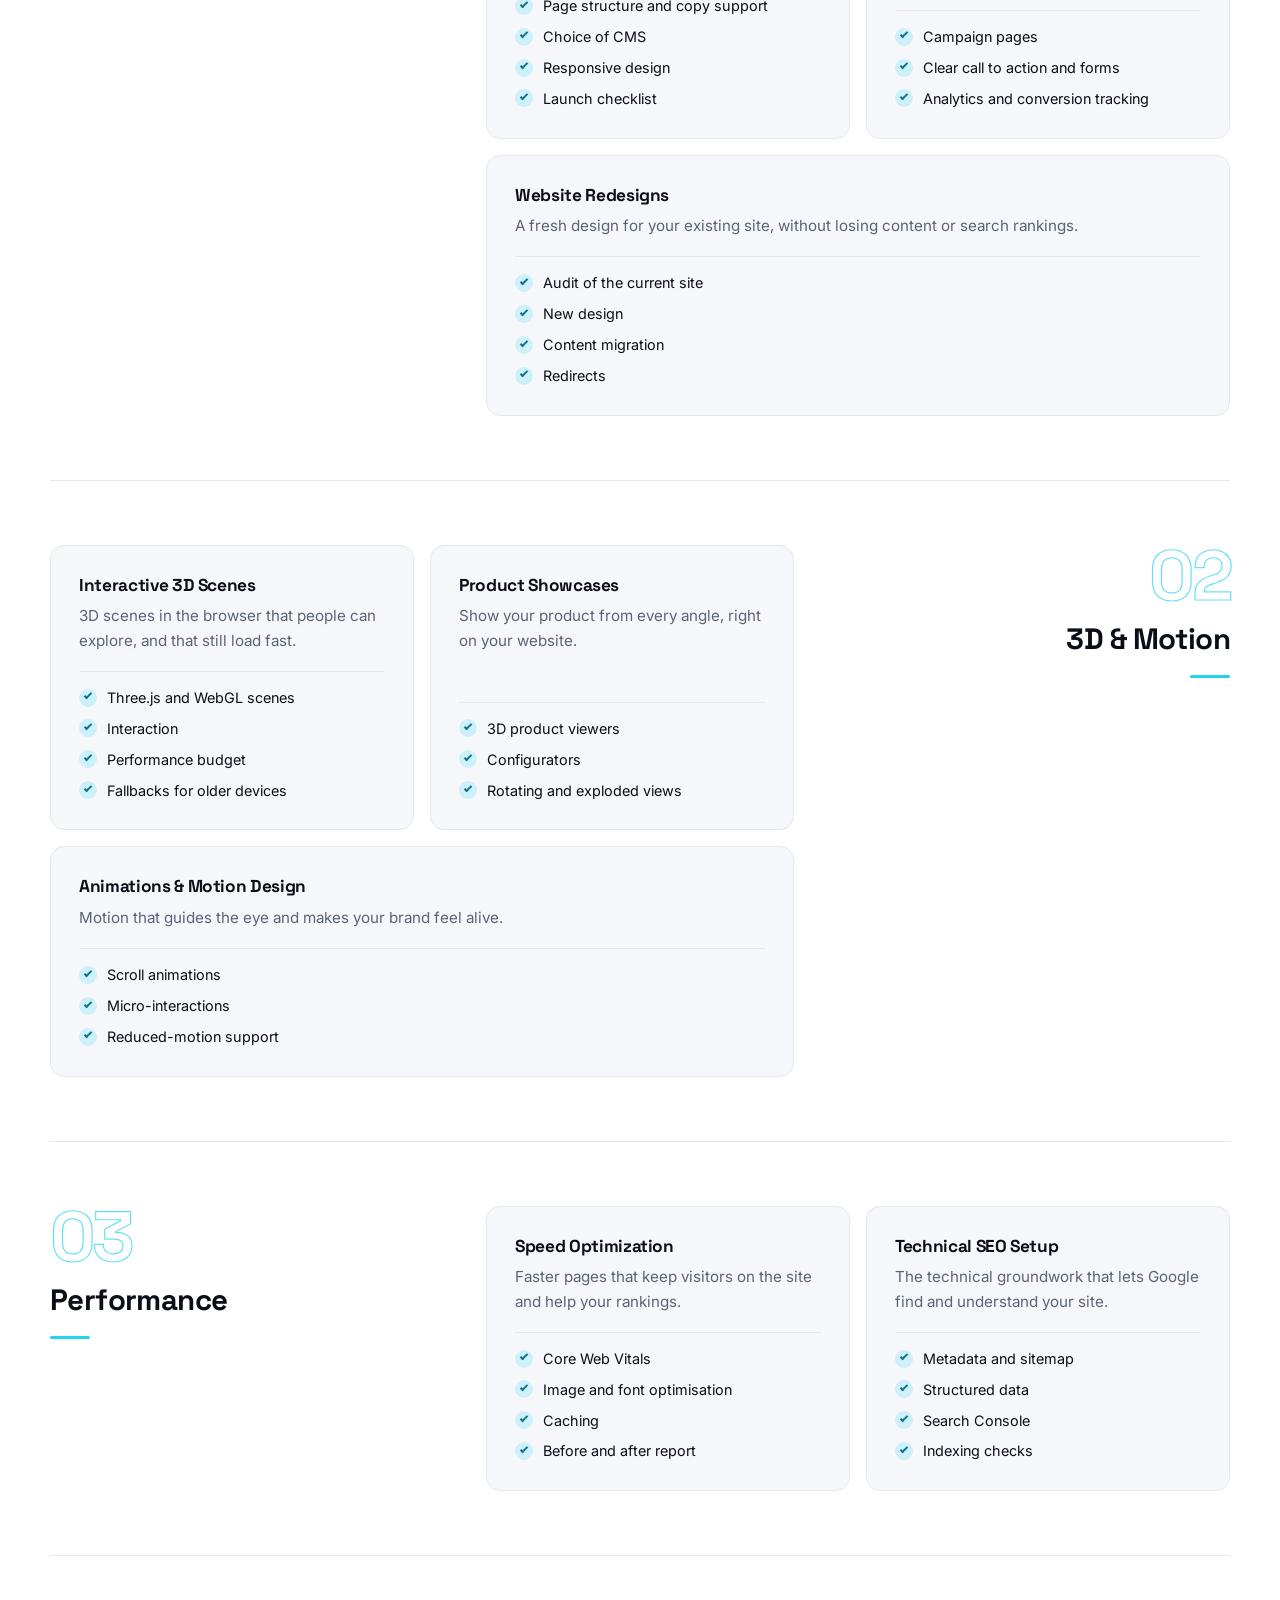
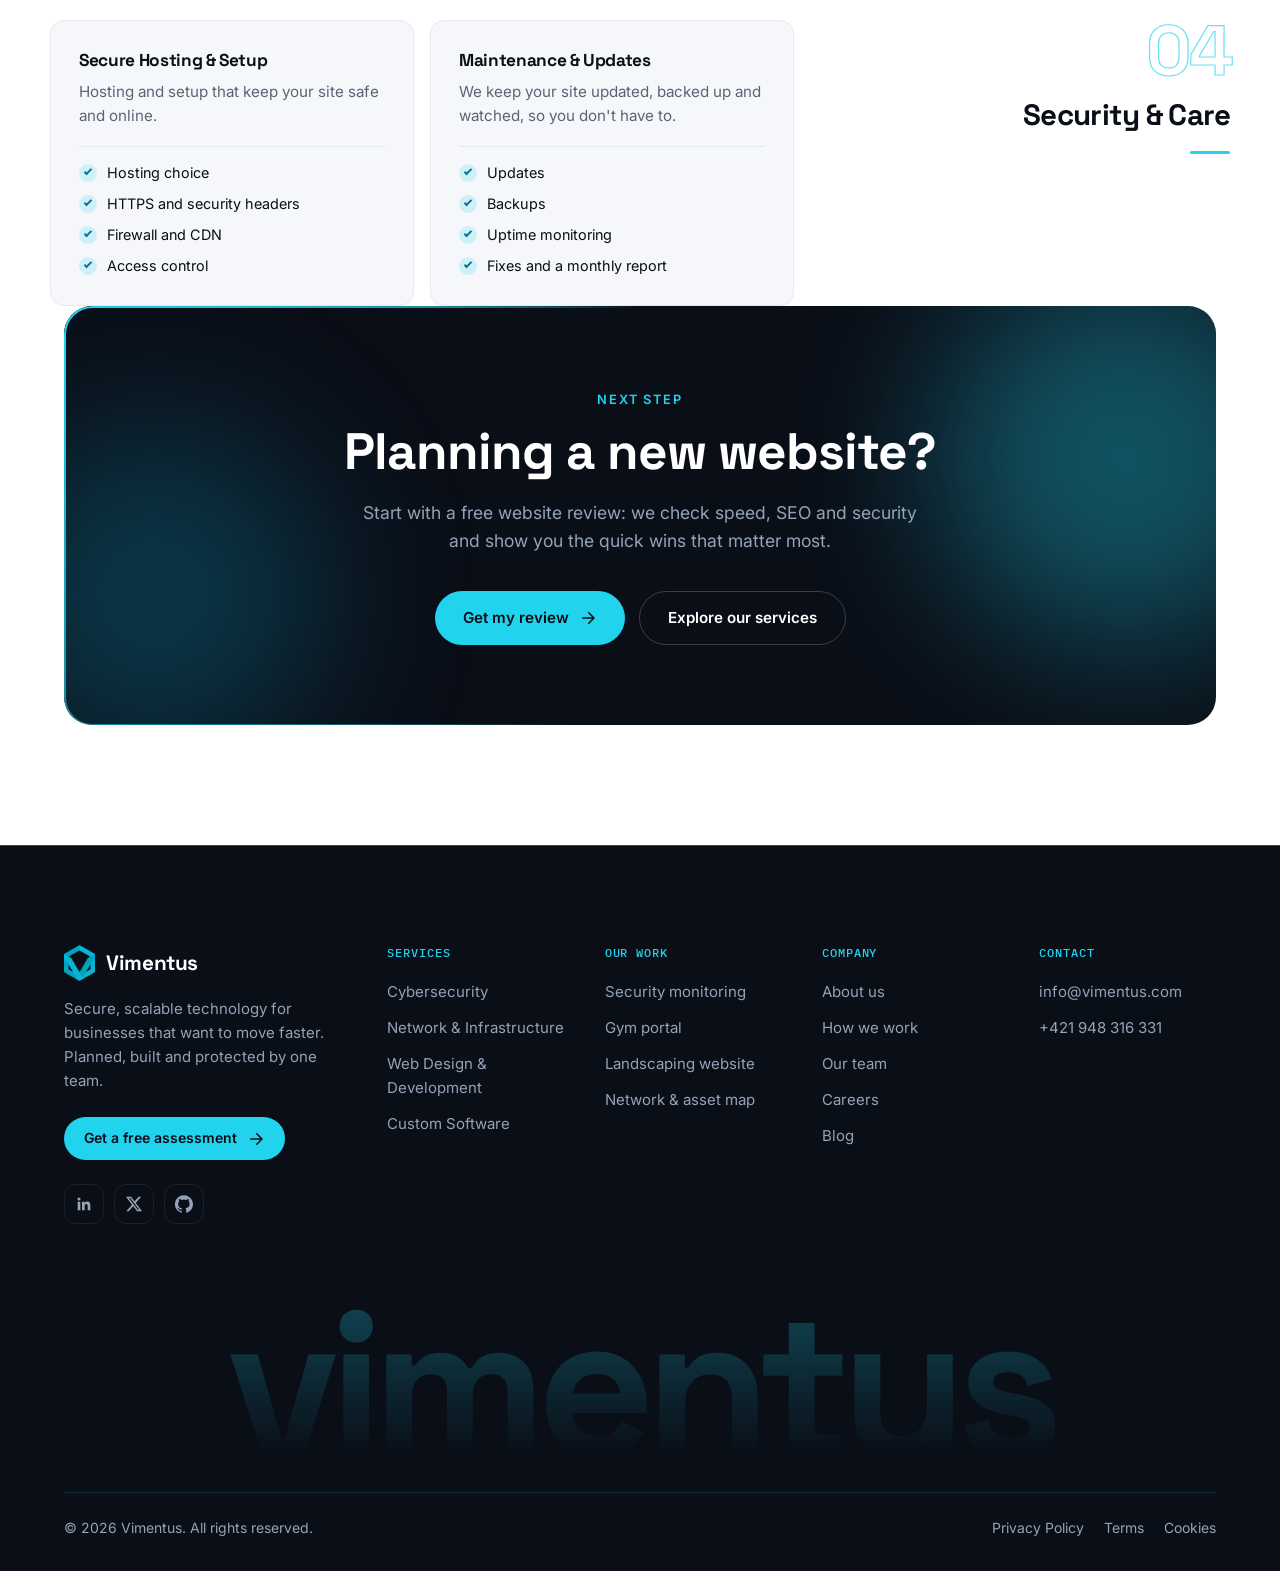
<file: services/web-development.html>
<!DOCTYPE html>
<html lang="en">
<head>
  <meta charset="UTF-8" />
  <meta name="viewport" content="width=device-width, initial-scale=1.0" />
  <meta name="theme-color" content="#0a0e17" />
  <title>Web Design &amp; Development — Vimentus</title>
  <meta name="description" content="Websites, 3D and motion, performance and technical SEO, and secure hosting and care." />

  <link rel="preconnect" href="https://fonts.googleapis.com" />
  <link rel="preconnect" href="https://fonts.gstatic.com" crossorigin />
  <link href="https://fonts.googleapis.com/css2?family=Inter:wght@400;500;600&family=Space+Grotesk:wght@500;600;700&family=IBM+Plex+Mono:wght@500;600&display=swap" rel="stylesheet" />
  <link rel="icon" type="image/png" href="../img/favicon.png" />
  <link rel="stylesheet" href="../styles.css" />
</head>
<body class="service-page">

  <!-- Hidden SVG icon sprite (reuse with <svg><use href="#i-name"/></svg>) -->
  <svg width="0" height="0" style="position:absolute" aria-hidden="true">
    <defs>
      <symbol id="i-shield" viewBox="0 0 24 24" fill="none" stroke="currentColor" stroke-width="2" stroke-linecap="round" stroke-linejoin="round"><path d="M12 22s8-4 8-10V5l-8-3-8 3v7c0 6 8 10 8 10z"/><path d="m9 12 2 2 4-4"/></symbol>
      <symbol id="i-network" viewBox="0 0 24 24" fill="none" stroke="currentColor" stroke-width="2" stroke-linecap="round" stroke-linejoin="round"><rect x="9" y="2" width="6" height="6" rx="1"/><rect x="2" y="16" width="6" height="6" rx="1"/><rect x="16" y="16" width="6" height="6" rx="1"/><path d="M5 16v-3a1 1 0 0 1 1-1h12a1 1 0 0 1 1 1v3M12 12V8"/></symbol>
      <symbol id="i-web" viewBox="0 0 24 24" fill="none" stroke="currentColor" stroke-width="2" stroke-linecap="round" stroke-linejoin="round"><rect x="2" y="3" width="20" height="14" rx="2"/><path d="M8 21h8M12 17v4M7 8l-2 2 2 2M17 8l2 2-2 2M13 7l-2 6"/></symbol>
      <symbol id="i-code" viewBox="0 0 24 24" fill="none" stroke="currentColor" stroke-width="2" stroke-linecap="round" stroke-linejoin="round"><path d="m16 18 6-6-6-6M8 6l-6 6 6 6"/></symbol>
      <symbol id="i-arrow" viewBox="0 0 24 24" fill="none" stroke="currentColor" stroke-width="2" stroke-linecap="round" stroke-linejoin="round"><path d="M5 12h14M13 5l7 7-7 7"/></symbol>
      <symbol id="i-chev" viewBox="0 0 24 24" fill="none" stroke="currentColor" stroke-width="2.5" stroke-linecap="round" stroke-linejoin="round"><path d="m6 9 6 6 6-6"/></symbol>
      <symbol id="i-bolt" viewBox="0 0 24 24" fill="none" stroke="currentColor" stroke-width="2" stroke-linecap="round" stroke-linejoin="round"><path d="M13 2 3 14h9l-1 8 10-12h-9l1-8z"/></symbol>
      <symbol id="i-users" viewBox="0 0 24 24" fill="none" stroke="currentColor" stroke-width="2" stroke-linecap="round" stroke-linejoin="round"><path d="M17 21v-2a4 4 0 0 0-4-4H5a4 4 0 0 0-4 4v2"/><circle cx="9" cy="7" r="4"/><path d="M23 21v-2a4 4 0 0 0-3-3.87M16 3.13a4 4 0 0 1 0 7.75"/></symbol>
      <symbol id="i-clock" viewBox="0 0 24 24" fill="none" stroke="currentColor" stroke-width="2" stroke-linecap="round" stroke-linejoin="round"><circle cx="12" cy="12" r="10"/><path d="M12 6v6l4 2"/></symbol>
      <symbol id="i-building" viewBox="0 0 24 24" fill="none" stroke="currentColor" stroke-width="2" stroke-linecap="round" stroke-linejoin="round"><rect x="4" y="2" width="16" height="20" rx="2"/><path d="M9 22v-4h6v4M8 6h.01M16 6h.01M12 6h.01M12 10h.01M12 14h.01M16 10h.01M16 14h.01M8 10h.01M8 14h.01"/></symbol>
      <symbol id="i-cart" viewBox="0 0 24 24" fill="none" stroke="currentColor" stroke-width="2" stroke-linecap="round" stroke-linejoin="round"><circle cx="9" cy="21" r="1"/><circle cx="20" cy="21" r="1"/><path d="M1 1h4l2.68 13.39a2 2 0 0 0 2 1.61h9.72a2 2 0 0 0 2-1.61L23 6H6"/></symbol>
      <symbol id="i-heart" viewBox="0 0 24 24" fill="none" stroke="currentColor" stroke-width="2" stroke-linecap="round" stroke-linejoin="round"><path d="M22 12h-4l-3 9L9 3l-3 9H2"/></symbol>
      <symbol id="i-bank" viewBox="0 0 24 24" fill="none" stroke="currentColor" stroke-width="2" stroke-linecap="round" stroke-linejoin="round"><path d="M3 21h18M3 10h18M5 6l7-3 7 3M4 10v11M20 10v11M8 14v3M12 14v3M16 14v3"/></symbol>
      <symbol id="i-cloud" viewBox="0 0 24 24" fill="none" stroke="currentColor" stroke-width="2" stroke-linecap="round" stroke-linejoin="round"><path d="M18 10h-1.26A8 8 0 1 0 9 20h9a5 5 0 0 0 0-10z"/></symbol>
      <symbol id="i-rocket" viewBox="0 0 24 24" fill="none" stroke="currentColor" stroke-width="2" stroke-linecap="round" stroke-linejoin="round"><path d="M4.5 16.5c-1.5 1.26-2 5-2 5s3.74-.5 5-2c.71-.84.7-2.13-.09-2.91a2.18 2.18 0 0 0-2.91-.09zM12 15l-3-3a22 22 0 0 1 2-3.95A12.88 12.88 0 0 1 22 2c0 2.72-.78 7.5-6 11a22.35 22.35 0 0 1-4 2z"/><path d="M9 12H4s.55-3.03 2-4c1.62-1.08 5 0 5 0M12 15v5s3.03-.55 4-2c1.08-1.62 0-5 0-5"/></symbol>
      <symbol id="i-info" viewBox="0 0 24 24" fill="none" stroke="currentColor" stroke-width="2" stroke-linecap="round" stroke-linejoin="round"><circle cx="12" cy="12" r="10"/><path d="M12 16v-4M12 8h.01"/></symbol>
      <symbol id="i-briefcase" viewBox="0 0 24 24" fill="none" stroke="currentColor" stroke-width="2" stroke-linecap="round" stroke-linejoin="round"><rect x="2" y="7" width="20" height="14" rx="2"/><path d="M16 21V5a2 2 0 0 0-2-2h-4a2 2 0 0 0-2 2v16"/></symbol>
      <symbol id="i-book" viewBox="0 0 24 24" fill="none" stroke="currentColor" stroke-width="2" stroke-linecap="round" stroke-linejoin="round"><path d="M4 19.5A2.5 2.5 0 0 1 6.5 17H20V2H6.5A2.5 2.5 0 0 0 4 4.5v15z"/><path d="M6.5 17A2.5 2.5 0 0 0 4 19.5 2.5 2.5 0 0 0 6.5 22H20v-5"/></symbol>
      <symbol id="i-mail" viewBox="0 0 24 24" fill="none" stroke="currentColor" stroke-width="2" stroke-linecap="round" stroke-linejoin="round"><rect x="2" y="4" width="20" height="16" rx="2"/><path d="m22 6-10 7L2 6"/></symbol>
      <symbol id="i-search" viewBox="0 0 24 24" fill="none" stroke="currentColor" stroke-width="2" stroke-linecap="round" stroke-linejoin="round"><circle cx="11" cy="11" r="8"/><path d="m21 21-4.35-4.35"/></symbol>
      <symbol id="i-map" viewBox="0 0 24 24" fill="none" stroke="currentColor" stroke-width="2" stroke-linecap="round" stroke-linejoin="round"><path d="m1 6 7-4 8 4 7-4v16l-7 4-8-4-7 4z"/><path d="M8 2v16M16 6v16"/></symbol>
      <symbol id="i-quote" viewBox="0 0 24 24" fill="currentColor"><path d="M4 11c0-3.3 2.7-6 6-6v2c-2.2 0-4 1.8-4 4h4v8H4v-8zm10 0c0-3.3 2.7-6 6-6v2c-2.2 0-4 1.8-4 4h4v8h-6v-8z"/></symbol>
      <symbol id="i-linkedin" viewBox="0 0 24 24" fill="currentColor"><path d="M20.45 20.45h-3.56v-5.57c0-1.33-.02-3.04-1.85-3.04-1.85 0-2.14 1.45-2.14 2.94v5.67H9.35V9h3.41v1.56h.05c.48-.9 1.64-1.85 3.37-1.85 3.6 0 4.27 2.37 4.27 5.46v6.28zM5.34 7.43a2.06 2.06 0 1 1 0-4.13 2.06 2.06 0 0 1 0 4.13zM7.12 20.45H3.56V9h3.56v11.45z"/></symbol>
      <symbol id="i-x" viewBox="0 0 24 24" fill="currentColor"><path d="M18.24 2.25h3.31l-7.23 8.26 8.5 11.24h-6.65l-5.21-6.82-5.97 6.82H1.68l7.73-8.84L1.25 2.25h6.83l4.71 6.23 5.45-6.23zm-1.16 17.52h1.83L7.08 4.13H5.12l11.96 15.64z"/></symbol>
      <symbol id="i-github" viewBox="0 0 24 24" fill="currentColor"><path d="M12 .3a12 12 0 0 0-3.8 23.4c.6.1.8-.3.8-.6v-2c-3.3.7-4-1.6-4-1.6-.6-1.4-1.4-1.8-1.4-1.8-1-.7.1-.7.1-.7 1.2.1 1.8 1.2 1.8 1.2 1 1.8 2.8 1.3 3.5 1 0-.8.4-1.3.7-1.6-2.7-.3-5.5-1.3-5.5-6 0-1.2.5-2.3 1.3-3.1-.2-.4-.6-1.6 0-3.2 0 0 1-.3 3.4 1.2a11.5 11.5 0 0 1 6 0c2.3-1.5 3.3-1.2 3.3-1.2.6 1.6.2 2.8 0 3.2.9.8 1.3 1.9 1.3 3.2 0 4.6-2.8 5.6-5.5 5.9.5.4.9 1.1.9 2.2v3.3c0 .3.1.7.8.6A12 12 0 0 0 12 .3"/></symbol>
    </defs>
  </svg>

  <div class="scroll-progress" aria-hidden="true"></div>
  <!-- =====================================================
       NAVBAR
       ===================================================== -->
  <header class="nav" id="nav">
    <div class="container nav__inner">
      <a href="../index.html" class="logo" aria-label="Vimentus home">
        <img class="logo__mark" src="../img/logo.png" alt="" width="347" height="400" />
        <span>Vimentus</span>
      </a>

      <nav aria-label="Main">
        <ul class="nav__menu" id="navMenu">

          <!-- Services -->
          <li class="nav__item has-mega">
            <button class="nav__link" aria-expanded="false">Services <svg class="chev"><use href="#i-chev"/></svg></button>
            <div class="mega">
              <div class="mega__in">
                <div class="mega__cards">
                  <a href="../services/cybersecurity.html" class="mcard" style="--k:0">
                    <img data-src="../img/menu/cyber.jpg" alt="" width="800" height="560" decoding="async" />
                    <span class="mcard__text"><span class="mega__icon"><svg><use href="#i-shield"/></svg></span><span class="mega__title">Cybersecurity</span><span class="mega__desc"><span>Audits, pentesting, SOC &amp; threat protection.</span></span></span>
                  </a>
                  <a href="../services/network-infrastructure.html" class="mcard" style="--k:1">
                    <img data-src="../img/menu/infra.jpg" alt="" width="800" height="560" decoding="async" />
                    <span class="mcard__text"><span class="mega__icon"><svg><use href="#i-network"/></svg></span><span class="mega__title">Network &amp; Infrastructure</span><span class="mega__desc"><span>Design, deployment and 24/7 monitoring.</span></span></span>
                  </a>
                  <a href="../services/web-development.html" class="mcard" style="--k:2">
                    <img data-src="../img/menu/web.jpg" alt="" width="800" height="560" decoding="async" />
                    <span class="mcard__text"><span class="mega__icon"><svg><use href="#i-web"/></svg></span><span class="mega__title">Web Design &amp; Development</span><span class="mega__desc"><span>Fast, beautiful sites and web apps.</span></span></span>
                  </a>
                  <a href="../services/custom-software.html" class="mcard" style="--k:3">
                    <img data-src="../img/menu/software.jpg" alt="" width="800" height="560" decoding="async" />
                    <span class="mcard__text"><span class="mega__icon"><svg><use href="#i-code"/></svg></span><span class="mega__title">Custom Software</span><span class="mega__desc"><span>Tailor-made tools built around your workflow.</span></span></span>
                  </a>
                </div>
                <a href="../contact.html" class="mega__strip" style="--k:4"><span><b>Free security assessment</b><em>Find out where your business is exposed — in under a week.</em></span><span class="mega__go">Book now <svg><use href="#i-arrow"/></svg></span></a>
              </div>
            </div>
          </li>

          <!-- Solutions -->
          <li class="nav__item has-mega">
            <button class="nav__link" aria-expanded="false">Solutions <svg class="chev"><use href="#i-chev"/></svg></button>
            <div class="mega mega--hexes">
              <div class="mega__in">
                <div class="mega__hexes">
                  <div class="mega__group" role="group" aria-label="By industry" style="--k:0">
                    <a href="../solutions/finance.html" class="hexlink" style="--k:0"><span class="hexlink__hex"><svg><use href="#i-bank"/></svg></span><span class="mega__title">Finance</span><span class="mega__desc">Compliance-ready systems.</span></a>
                    <a href="../solutions/healthcare.html" class="hexlink" style="--k:1"><span class="hexlink__hex"><svg><use href="#i-heart"/></svg></span><span class="mega__title">Healthcare</span><span class="mega__desc">Protect patient data.</span></a>
                    <a href="../solutions/ecommerce.html" class="hexlink" style="--k:2"><span class="hexlink__hex"><svg><use href="#i-cart"/></svg></span><span class="mega__title">E-commerce</span><span class="mega__desc">Stores that scale.</span></a>
                    <a href="../solutions/enterprise.html" class="hexlink" style="--k:3"><span class="hexlink__hex"><svg><use href="#i-building"/></svg></span><span class="mega__title">Enterprise</span><span class="mega__desc">Modernise legacy IT.</span></a>
                  </div>
                  <div class="mega__group" role="group" aria-label="By need" style="--k:4">
                    <a href="../solutions/cloud-migration.html" class="hexlink" style="--k:4"><span class="hexlink__hex"><svg><use href="#i-cloud"/></svg></span><span class="mega__title">Cloud Migration</span><span class="mega__desc">Move safely to the cloud.</span></a>
                    <a href="../solutions/startups.html" class="hexlink" style="--k:5"><span class="hexlink__hex"><svg><use href="#i-rocket"/></svg></span><span class="mega__title">Startups</span><span class="mega__desc">From MVP to launch.</span></a>
                  </div>
                </div>
              </div>
            </div>
          </li>

          <!-- Company -->
          <li class="nav__item has-mega">
            <button class="nav__link" aria-expanded="false">Company <svg class="chev"><use href="#i-chev"/></svg></button>
            <div class="mega mega--hexes mega--few">
              <div class="mega__in">
                <div class="mega__hexes">
                  <div class="mega__group" role="group" aria-label="Company" style="--k:0">
                    <a href="../about.html" class="hexlink" style="--k:0"><span class="hexlink__hex"><svg><use href="#i-info"/></svg></span><span class="mega__title">About Us</span><span class="mega__desc">Our story and mission.</span></a>
                    <a href="../team.html" class="hexlink" style="--k:1"><span class="hexlink__hex"><svg><use href="#i-users"/></svg></span><span class="mega__title">Our Team</span><span class="mega__desc">Meet the experts.</span></a>
                    <a href="../careers.html" class="hexlink" style="--k:2"><span class="hexlink__hex"><svg><use href="#i-briefcase"/></svg></span><span class="mega__title">Careers</span><span class="mega__desc">Join us — we're hiring.</span></a>
                    <a href="../blog.html" class="hexlink" style="--k:3"><span class="hexlink__hex"><svg><use href="#i-book"/></svg></span><span class="mega__title">Blog &amp; Insights</span><span class="mega__desc">News, guides and research.</span></a>
                  </div>
                </div>
              </div>
            </div>
          </li>

          <!-- Our work -->
          <li class="nav__item has-mega">
            <button class="nav__link" aria-expanded="false">Our work <svg class="chev"><use href="#i-chev"/></svg></button>
            <div class="mega">
              <div class="mega__in">
                <div class="mega__cards">
                  <a href="../work/security-monitoring-wazuh.html" class="pcard" style="--k:0">
                    <span class="pcard__shot"><img data-src="../img/menu/work-wazuh.jpg" alt="" width="640" height="400" decoding="async" /></span>
                    <span class="pcard__text"><span class="mega__icon"><svg><use href="#i-shield"/></svg></span><span class="mega__title">Security monitoring with Wazuh</span><span class="mega__desc">Open-source SIEM, EDR and network watch.</span></span>
                  </a>
                  <a href="../work/gym-admin-portal-qr-access.html" class="pcard" style="--k:1">
                    <span class="pcard__shot"><img data-src="../img/menu/work-gym.jpg" alt="" width="640" height="400" decoding="async" /></span>
                    <span class="pcard__text"><span class="mega__icon"><svg><use href="#i-code"/></svg></span><span class="mega__title">Gym portal with QR access</span><span class="mega__desc">Members get in with a code on their phone.</span></span>
                  </a>
                  <a href="../work/landscaping-company-website.html" class="pcard" style="--k:2">
                    <span class="pcard__shot"><img data-src="../img/menu/work-garden.jpg" alt="" width="640" height="400" decoding="async" /></span>
                    <span class="pcard__text"><span class="mega__icon"><svg><use href="#i-web"/></svg></span><span class="mega__title">Landscaping company website</span><span class="mega__desc">3D, parallax and fast on any device.</span></span>
                  </a>
                  <a href="../work/segmented-network-asset-map.html" class="pcard" style="--k:3">
                    <span class="pcard__shot"><img data-src="../img/menu/work-netbox.jpg" alt="" width="640" height="400" decoding="async" /></span>
                    <span class="pcard__text"><span class="mega__icon"><svg><use href="#i-network"/></svg></span><span class="mega__title">Segmented network &amp; asset map</span><span class="mega__desc">DMZ, protected zones, all in NetBox.</span></span>
                  </a>
                </div>
                <a href="../index.html#work" class="mega__strip" style="--k:4"><span><b>See all our work</b><em>Real projects, planned, built and secured by one team.</em></span><span class="mega__go">View projects <svg><use href="#i-arrow"/></svg></span></a>
              </div>
            </div>
          </li>
          <li class="nav__item"><a href="../contact.html" class="nav__link">Contact</a></li>
          <!-- phone menu only -->
          <li class="nav__foot">
            <a href="../contact.html" class="btn btn--primary">Get a quote <svg><use href="#i-arrow"/></svg></a>
            <p><a href="mailto:info@vimentus.com">info@vimentus.com</a><a href="tel:+421948316331">+421 948 316 331</a></p>
          </li>
        </ul>
      </nav>

      <div class="nav__actions">
        <a href="../contact.html" class="btn btn--primary btn--sm">Get a quote <svg><use href="#i-arrow"/></svg></a>
        <button class="nav__toggle" id="navToggle" aria-label="Open menu" aria-expanded="false" aria-controls="navMenu">
          <span></span><span></span><span></span>
        </button>
      </div>
    </div>
  </header>

  <main>
    <!-- =====================================================
         HERO over the service's photo. The photo (.sp-top-bg) is pinned behind
         both the hero and the white sheet below, so the sheet rolls up over the
         same picture (styles: "SERVICE PAGES").
         ===================================================== -->
    <div class="sp-top" style="--bg-img: url('../img/web-desk.jpg')">
      <div class="sp-top-bg" aria-hidden="true"></div>
      <section class="sp-hero" aria-labelledby="sp-title">
        <div class="sp-hero__inner">
          <span class="sp-eyebrow"><svg><use href="#i-web"/></svg>Web Design &amp; Development</span>
          <h1 id="sp-title" class="sp-title split" data-split>Your website, <span class="gradient-text">but unforgettable.</span></h1>
          <p class="sp-lead">We design and build websites that turn visitors into enquiries, with motion that stands out, strong technical SEO and secure hosting that is looked after.</p>
          <div class="proj-actions">
            <a class="btn btn--primary" href="#sp-areas">See what we do <svg><use href="#i-arrow"/></svg></a>
            <a class="btn btn--ghost" href="../contact.html">Get my review</a>
          </div>
        </div>
      </section>

      <!-- White sheet: rolls in over the photo, narrow with rounded top corners at first,
           full width at the top (script.js "Sheets"); then pinned while the statement
           fills in word by word ([data-pin-track] + [data-scrub]) -->
      <section class="pchallenge sp-sheet" aria-label="Why it matters" data-pin-track data-sheet>
        <div class="pchallenge__stage">
          <div class="container pchallenge__content">
            <span class="eyebrow">Why your website matters</span>
            <p class="pchallenge__text" data-scrub>Your website is often the first thing a client sees, and they decide in seconds. A slow, dated or broken site quietly sends them to a competitor before they ever pick up the phone. <em>Make those seconds count.</em></p>
            <span class="pchallenge__bar" aria-hidden="true"></span>
          </div>
        </div>
      </section>
    </div>

    <!-- Photo band: the photo moves slower than the page (data-parallax) -->
    <div class="sp-band" aria-hidden="true">
      <img class="sp-band-img" src="../img/band-web.jpg" alt="" loading="lazy" decoding="async" data-parallax="0.22">
    </div>

    <!-- =====================================================
         WHAT WE DO: the service's areas (navy). Keep the ids: links point to them.
         ===================================================== -->
    <section class="sp-areas" id="sp-areas" aria-labelledby="sp-areas-title">
      <div class="sp-areas-inner">
        <header class="sp-areas-head">
          <span class="eyebrow" data-reveal="fade-right">What we do</span>
          <h2 id="sp-areas-title" class="split" data-split>Websites that look sharp, load fast and win clients.</h2>
        </header>
        <ol class="sp-areas-list">
          <li class="sp-area" data-reveal="fade-up" id="websites">
            <span class="sp-area-num" aria-hidden="true">01</span>
            <h3>Websites</h3>
            <p>Fast, modern company websites, landing pages, and redesigns that turn visitors into clients.</p>
          </li>
          <li class="sp-area" data-reveal="fade-up" id="3d-motion">
            <span class="sp-area-num" aria-hidden="true">02</span>
            <h3>3D &amp; Motion</h3>
            <p>Interactive 3D scenes, product showcases, and animations that make your brand memorable.</p>
          </li>
          <li class="sp-area" data-reveal="fade-up" id="performance">
            <span class="sp-area-num" aria-hidden="true">03</span>
            <h3>Performance</h3>
            <p>Faster load times and technical SEO setup for better Google rankings.</p>
          </li>
          <li class="sp-area" data-reveal="fade-up" id="security-care">
            <span class="sp-area-num" aria-hidden="true">04</span>
            <h3>Security &amp; Care</h3>
            <p>Secure hosting and setup, plus ongoing updates, backups, and fixes.</p>
          </li>
        </ol>
      </div>
    </section>

    <!-- =====================================================
         IN DETAIL: one block per area, its sub-services and what's included
         ===================================================== -->
    <section class="sp-details" aria-labelledby="sp-details-title">
      <div class="sp-details-inner">
        <span class="eyebrow" id="sp-details-title">In detail</span>
        <article class="sp-detail" data-reveal="fade-up" id="websites-details" aria-labelledby="websites-details-title">
          <header class="sp-detail-head">
            <span class="sp-detail-num" aria-hidden="true">01</span>
            <h2 id="websites-details-title">Websites</h2>
          </header>
          <div class="sp-detail-items">
            <div class="sp-detail-item">
              <h3>Company Websites</h3>
              <p>A clear, modern website that explains what you do and turns visitors into enquiries.</p>
              <ul class="sp-detail-list">
                <li>Page structure and copy support</li>
                <li>Choice of CMS</li>
                <li>Responsive design</li>
                <li>Launch checklist</li>
              </ul>
            </div>
            <div class="sp-detail-item">
              <h3>Landing Pages</h3>
              <p>Focused pages for campaigns, with one clear goal and tracking to measure it.</p>
              <ul class="sp-detail-list">
                <li>Campaign pages</li>
                <li>Clear call to action and forms</li>
                <li>Analytics and conversion tracking</li>
              </ul>
            </div>
            <div class="sp-detail-item">
              <h3>Website Redesigns</h3>
              <p>A fresh design for your existing site, without losing content or search rankings.</p>
              <ul class="sp-detail-list">
                <li>Audit of the current site</li>
                <li>New design</li>
                <li>Content migration</li>
                <li>Redirects</li>
              </ul>
            </div>
          </div>
        </article>
        <article class="sp-detail" data-reveal="fade-up" id="3d-motion-details" aria-labelledby="3d-motion-details-title">
          <header class="sp-detail-head">
            <span class="sp-detail-num" aria-hidden="true">02</span>
            <h2 id="3d-motion-details-title">3D &amp; Motion</h2>
          </header>
          <div class="sp-detail-items">
            <div class="sp-detail-item">
              <h3>Interactive 3D Scenes</h3>
              <p>3D scenes in the browser that people can explore, and that still load fast.</p>
              <ul class="sp-detail-list">
                <li>Three.js and WebGL scenes</li>
                <li>Interaction</li>
                <li>Performance budget</li>
                <li>Fallbacks for older devices</li>
              </ul>
            </div>
            <div class="sp-detail-item">
              <h3>Product Showcases</h3>
              <p>Show your product from every angle, right on your website.</p>
              <ul class="sp-detail-list">
                <li>3D product viewers</li>
                <li>Configurators</li>
                <li>Rotating and exploded views</li>
              </ul>
            </div>
            <div class="sp-detail-item">
              <h3>Animations &amp; Motion Design</h3>
              <p>Motion that guides the eye and makes your brand feel alive.</p>
              <ul class="sp-detail-list">
                <li>Scroll animations</li>
                <li>Micro-interactions</li>
                <li>Reduced-motion support</li>
              </ul>
            </div>
          </div>
        </article>
        <article class="sp-detail" data-reveal="fade-up" id="performance-details" aria-labelledby="performance-details-title">
          <header class="sp-detail-head">
            <span class="sp-detail-num" aria-hidden="true">03</span>
            <h2 id="performance-details-title">Performance</h2>
          </header>
          <div class="sp-detail-items">
            <div class="sp-detail-item">
              <h3>Speed Optimization</h3>
              <p>Faster pages that keep visitors on the site and help your rankings.</p>
              <ul class="sp-detail-list">
                <li>Core Web Vitals</li>
                <li>Image and font optimisation</li>
                <li>Caching</li>
                <li>Before and after report</li>
              </ul>
            </div>
            <div class="sp-detail-item">
              <h3>Technical SEO Setup</h3>
              <p>The technical groundwork that lets Google find and understand your site.</p>
              <ul class="sp-detail-list">
                <li>Metadata and sitemap</li>
                <li>Structured data</li>
                <li>Search Console</li>
                <li>Indexing checks</li>
              </ul>
            </div>
          </div>
        </article>
        <article class="sp-detail" data-reveal="fade-up" id="security-care-details" aria-labelledby="security-care-details-title">
          <header class="sp-detail-head">
            <span class="sp-detail-num" aria-hidden="true">04</span>
            <h2 id="security-care-details-title">Security &amp; Care</h2>
          </header>
          <div class="sp-detail-items">
            <div class="sp-detail-item">
              <h3>Secure Hosting &amp; Setup</h3>
              <p>Hosting and setup that keep your site safe and online.</p>
              <ul class="sp-detail-list">
                <li>Hosting choice</li>
                <li>HTTPS and security headers</li>
                <li>Firewall and CDN</li>
                <li>Access control</li>
              </ul>
            </div>
            <div class="sp-detail-item">
              <h3>Maintenance &amp; Updates</h3>
              <p>We keep your site updated, backed up and watched, so you don't have to.</p>
              <ul class="sp-detail-list">
                <li>Updates</li>
                <li>Backups</li>
                <li>Uptime monitoring</li>
                <li>Fixes and a monthly report</li>
              </ul>
            </div>
          </div>
        </article>
      </div>
    </section>

    <!-- =====================================================
         CTA
         ===================================================== -->
    <section class="container" id="cta">
      <div class="cta glow-border glow-border--always" data-reveal="zoom">
        <div class="orb orb--cyan" data-parallax="0.2" style="width:380px;height:380px;top:-160px;right:-100px"></div>
        <div class="orb orb--teal" data-parallax="-0.2" style="width:340px;height:340px;bottom:-160px;left:-80px"></div>
        <span class="eyebrow cta__eyebrow">Next step</span>
        <h2>Planning a new website?</h2>
        <p>Start with a free website review: we check speed, SEO and security and show you the quick wins that matter most.</p>
        <div class="cta__actions">
          <a href="../contact.html" class="btn btn--primary">Get my review <svg><use href="#i-arrow"/></svg></a>
          <a href="../index.html#services" class="btn btn--ghost">Explore our services</a>
        </div>
      </div>
    </section>
  </main>

  <!-- =====================================================
       FOOTER
       ===================================================== -->
  <footer class="footer">
    <div class="footer__inner">
      <div class="footer__top">
        <div class="footer__brand">
          <a href="../index.html" class="logo">
            <img class="logo__mark" src="../img/logo.png" alt="" width="347" height="400" />
            <span>Vimentus</span>
          </a>
          <p>Secure, scalable technology for businesses that want to move faster. Planned, built and protected by one team.</p>
          <a href="../contact.html" class="btn btn--primary btn--sm">Get a free assessment <svg><use href="#i-arrow"/></svg></a>
          <div class="socials">
            <a href="#" aria-label="LinkedIn"><svg><use href="#i-linkedin"/></svg></a>
            <a href="#" aria-label="X"><svg><use href="#i-x"/></svg></a>
            <a href="#" aria-label="GitHub"><svg><use href="#i-github"/></svg></a>
          </div>
        </div>

        <nav class="footer__col" aria-label="Services">
          <h4>Services</h4>
          <a href="../services/cybersecurity.html">Cybersecurity</a>
          <a href="../services/network-infrastructure.html">Network &amp; Infrastructure</a>
          <a href="../services/web-development.html">Web Design &amp; Development</a>
          <a href="../services/custom-software.html">Custom Software</a>
        </nav>

        <nav class="footer__col" aria-label="Our work">
          <h4>Our work</h4>
          <a href="../work/security-monitoring-wazuh.html">Security monitoring</a>
          <a href="../work/gym-admin-portal-qr-access.html">Gym portal</a>
          <a href="../work/landscaping-company-website.html">Landscaping website</a>
          <a href="../work/segmented-network-asset-map.html">Network &amp; asset map</a>
        </nav>

        <nav class="footer__col" aria-label="Company">
          <h4>Company</h4>
          <a href="../about.html">About us</a>
          <a href="../index.html#process">How we work</a>
          <a href="../team.html">Our team</a>
          <a href="../careers.html">Careers</a>
          <a href="../blog.html">Blog</a>
        </nav>

        <div class="footer__col">
          <h4>Contact</h4>
          <a href="mailto:info@vimentus.com">info@vimentus.com</a>
          <a href="tel:+421948316331">+421 948 316 331</a>
        </div>
      </div>

      <div class="footer__word" aria-hidden="true">vimentus</div>

      <div class="footer__bottom">
        <span>&copy; <span id="year"></span> Vimentus. All rights reserved.</span>
        <nav class="footer__legal" aria-label="Legal">
          <a href="../privacy.html">Privacy Policy</a>
          <a href="../terms.html">Terms</a>
          <a href="../cookies.html">Cookies</a>
        </nav>
      </div>
    </div>
  </footer>

  <script src="../script.js"></script>
</body>
</html>
</file>
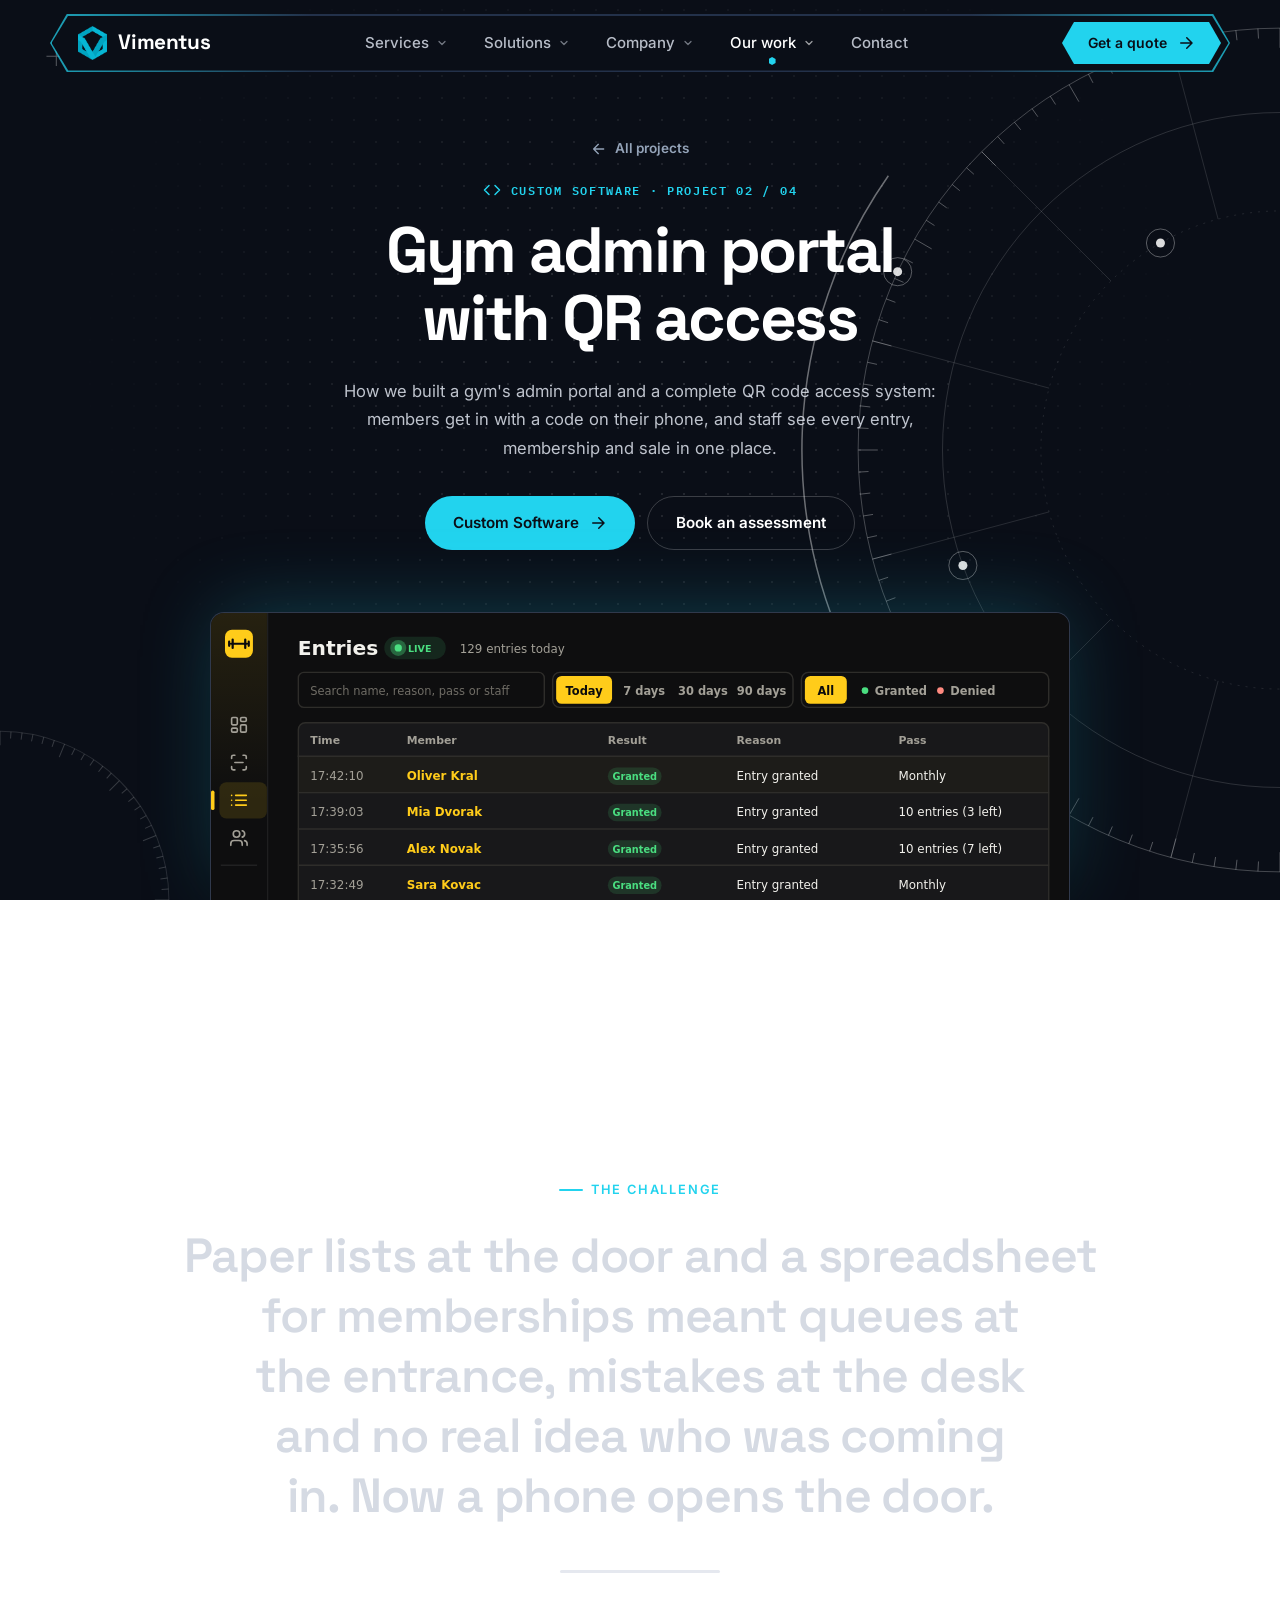
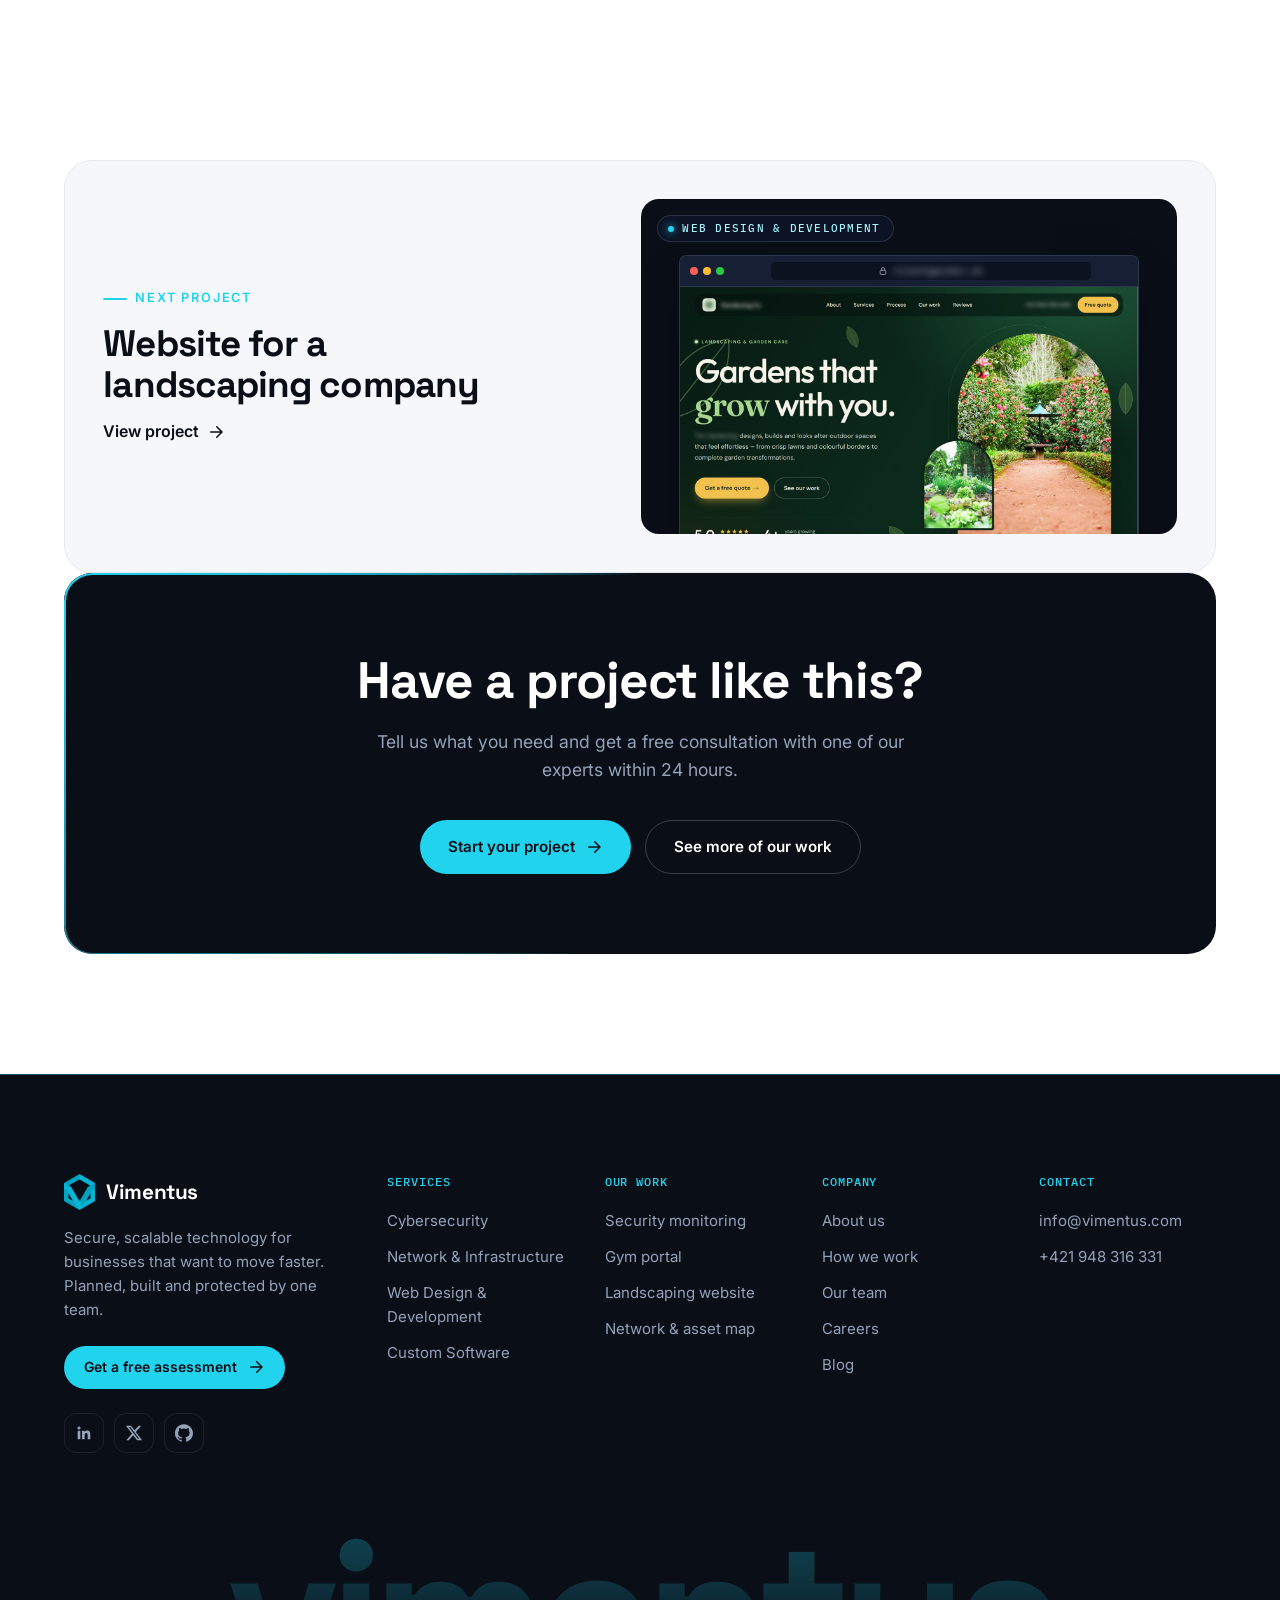
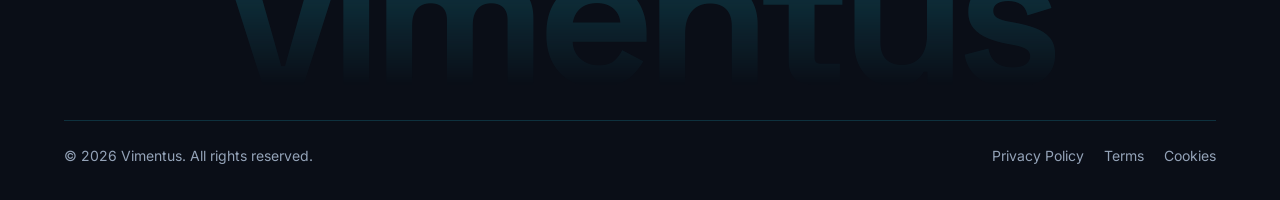
<file: work/gym-admin-portal-qr-access.html>
<!DOCTYPE html>
<html lang="en">
<head>
  <meta charset="UTF-8" />
  <meta name="viewport" content="width=device-width, initial-scale=1.0" />
  <meta name="theme-color" content="#0a0e17" />
  <title>Gym admin portal with QR access — Vimentus</title>
  <meta name="description" content="How we built a gym&#x27;s admin portal and a complete QR code access system: members get in with a code on their phone, and staff see every entry, membership and sale in one place." />

  <link rel="preconnect" href="https://fonts.googleapis.com" />
  <link rel="preconnect" href="https://fonts.gstatic.com" crossorigin />
  <link href="https://fonts.googleapis.com/css2?family=Inter:wght@400;500;600&family=Space+Grotesk:wght@500;600;700&family=IBM+Plex+Mono:wght@500;600&display=swap" rel="stylesheet" />
  <link rel="icon" type="image/png" href="../img/favicon.png" />
  <link rel="stylesheet" href="../styles.css" />
</head>
<body class="project-page">

  <!-- Hidden SVG icon sprite (reuse with <svg><use href="#i-name"/></svg>) -->
  <svg width="0" height="0" style="position:absolute" aria-hidden="true">
    <defs>
      <symbol id="i-shield" viewBox="0 0 24 24" fill="none" stroke="currentColor" stroke-width="2" stroke-linecap="round" stroke-linejoin="round"><path d="M12 22s8-4 8-10V5l-8-3-8 3v7c0 6 8 10 8 10z"/><path d="m9 12 2 2 4-4"/></symbol>
      <symbol id="i-network" viewBox="0 0 24 24" fill="none" stroke="currentColor" stroke-width="2" stroke-linecap="round" stroke-linejoin="round"><rect x="9" y="2" width="6" height="6" rx="1"/><rect x="2" y="16" width="6" height="6" rx="1"/><rect x="16" y="16" width="6" height="6" rx="1"/><path d="M5 16v-3a1 1 0 0 1 1-1h12a1 1 0 0 1 1 1v3M12 12V8"/></symbol>
      <symbol id="i-web" viewBox="0 0 24 24" fill="none" stroke="currentColor" stroke-width="2" stroke-linecap="round" stroke-linejoin="round"><rect x="2" y="3" width="20" height="14" rx="2"/><path d="M8 21h8M12 17v4M7 8l-2 2 2 2M17 8l2 2-2 2M13 7l-2 6"/></symbol>
      <symbol id="i-code" viewBox="0 0 24 24" fill="none" stroke="currentColor" stroke-width="2" stroke-linecap="round" stroke-linejoin="round"><path d="m16 18 6-6-6-6M8 6l-6 6 6 6"/></symbol>
      <symbol id="i-arrow" viewBox="0 0 24 24" fill="none" stroke="currentColor" stroke-width="2" stroke-linecap="round" stroke-linejoin="round"><path d="M5 12h14M13 5l7 7-7 7"/></symbol>
      <symbol id="i-chev" viewBox="0 0 24 24" fill="none" stroke="currentColor" stroke-width="2.5" stroke-linecap="round" stroke-linejoin="round"><path d="m6 9 6 6 6-6"/></symbol>
      <symbol id="i-bolt" viewBox="0 0 24 24" fill="none" stroke="currentColor" stroke-width="2" stroke-linecap="round" stroke-linejoin="round"><path d="M13 2 3 14h9l-1 8 10-12h-9l1-8z"/></symbol>
      <symbol id="i-users" viewBox="0 0 24 24" fill="none" stroke="currentColor" stroke-width="2" stroke-linecap="round" stroke-linejoin="round"><path d="M17 21v-2a4 4 0 0 0-4-4H5a4 4 0 0 0-4 4v2"/><circle cx="9" cy="7" r="4"/><path d="M23 21v-2a4 4 0 0 0-3-3.87M16 3.13a4 4 0 0 1 0 7.75"/></symbol>
      <symbol id="i-clock" viewBox="0 0 24 24" fill="none" stroke="currentColor" stroke-width="2" stroke-linecap="round" stroke-linejoin="round"><circle cx="12" cy="12" r="10"/><path d="M12 6v6l4 2"/></symbol>
      <symbol id="i-building" viewBox="0 0 24 24" fill="none" stroke="currentColor" stroke-width="2" stroke-linecap="round" stroke-linejoin="round"><rect x="4" y="2" width="16" height="20" rx="2"/><path d="M9 22v-4h6v4M8 6h.01M16 6h.01M12 6h.01M12 10h.01M12 14h.01M16 10h.01M16 14h.01M8 10h.01M8 14h.01"/></symbol>
      <symbol id="i-cart" viewBox="0 0 24 24" fill="none" stroke="currentColor" stroke-width="2" stroke-linecap="round" stroke-linejoin="round"><circle cx="9" cy="21" r="1"/><circle cx="20" cy="21" r="1"/><path d="M1 1h4l2.68 13.39a2 2 0 0 0 2 1.61h9.72a2 2 0 0 0 2-1.61L23 6H6"/></symbol>
      <symbol id="i-heart" viewBox="0 0 24 24" fill="none" stroke="currentColor" stroke-width="2" stroke-linecap="round" stroke-linejoin="round"><path d="M22 12h-4l-3 9L9 3l-3 9H2"/></symbol>
      <symbol id="i-bank" viewBox="0 0 24 24" fill="none" stroke="currentColor" stroke-width="2" stroke-linecap="round" stroke-linejoin="round"><path d="M3 21h18M3 10h18M5 6l7-3 7 3M4 10v11M20 10v11M8 14v3M12 14v3M16 14v3"/></symbol>
      <symbol id="i-cloud" viewBox="0 0 24 24" fill="none" stroke="currentColor" stroke-width="2" stroke-linecap="round" stroke-linejoin="round"><path d="M18 10h-1.26A8 8 0 1 0 9 20h9a5 5 0 0 0 0-10z"/></symbol>
      <symbol id="i-rocket" viewBox="0 0 24 24" fill="none" stroke="currentColor" stroke-width="2" stroke-linecap="round" stroke-linejoin="round"><path d="M4.5 16.5c-1.5 1.26-2 5-2 5s3.74-.5 5-2c.71-.84.7-2.13-.09-2.91a2.18 2.18 0 0 0-2.91-.09zM12 15l-3-3a22 22 0 0 1 2-3.95A12.88 12.88 0 0 1 22 2c0 2.72-.78 7.5-6 11a22.35 22.35 0 0 1-4 2z"/><path d="M9 12H4s.55-3.03 2-4c1.62-1.08 5 0 5 0M12 15v5s3.03-.55 4-2c1.08-1.62 0-5 0-5"/></symbol>
      <symbol id="i-info" viewBox="0 0 24 24" fill="none" stroke="currentColor" stroke-width="2" stroke-linecap="round" stroke-linejoin="round"><circle cx="12" cy="12" r="10"/><path d="M12 16v-4M12 8h.01"/></symbol>
      <symbol id="i-briefcase" viewBox="0 0 24 24" fill="none" stroke="currentColor" stroke-width="2" stroke-linecap="round" stroke-linejoin="round"><rect x="2" y="7" width="20" height="14" rx="2"/><path d="M16 21V5a2 2 0 0 0-2-2h-4a2 2 0 0 0-2 2v16"/></symbol>
      <symbol id="i-book" viewBox="0 0 24 24" fill="none" stroke="currentColor" stroke-width="2" stroke-linecap="round" stroke-linejoin="round"><path d="M4 19.5A2.5 2.5 0 0 1 6.5 17H20V2H6.5A2.5 2.5 0 0 0 4 4.5v15z"/><path d="M6.5 17A2.5 2.5 0 0 0 4 19.5 2.5 2.5 0 0 0 6.5 22H20v-5"/></symbol>
      <symbol id="i-mail" viewBox="0 0 24 24" fill="none" stroke="currentColor" stroke-width="2" stroke-linecap="round" stroke-linejoin="round"><rect x="2" y="4" width="20" height="16" rx="2"/><path d="m22 6-10 7L2 6"/></symbol>
      <symbol id="i-search" viewBox="0 0 24 24" fill="none" stroke="currentColor" stroke-width="2" stroke-linecap="round" stroke-linejoin="round"><circle cx="11" cy="11" r="8"/><path d="m21 21-4.35-4.35"/></symbol>
      <symbol id="i-map" viewBox="0 0 24 24" fill="none" stroke="currentColor" stroke-width="2" stroke-linecap="round" stroke-linejoin="round"><path d="m1 6 7-4 8 4 7-4v16l-7 4-8-4-7 4z"/><path d="M8 2v16M16 6v16"/></symbol>
      <symbol id="i-quote" viewBox="0 0 24 24" fill="currentColor"><path d="M4 11c0-3.3 2.7-6 6-6v2c-2.2 0-4 1.8-4 4h4v8H4v-8zm10 0c0-3.3 2.7-6 6-6v2c-2.2 0-4 1.8-4 4h4v8h-6v-8z"/></symbol>
      <symbol id="i-linkedin" viewBox="0 0 24 24" fill="currentColor"><path d="M20.45 20.45h-3.56v-5.57c0-1.33-.02-3.04-1.85-3.04-1.85 0-2.14 1.45-2.14 2.94v5.67H9.35V9h3.41v1.56h.05c.48-.9 1.64-1.85 3.37-1.85 3.6 0 4.27 2.37 4.27 5.46v6.28zM5.34 7.43a2.06 2.06 0 1 1 0-4.13 2.06 2.06 0 0 1 0 4.13zM7.12 20.45H3.56V9h3.56v11.45z"/></symbol>
      <symbol id="i-x" viewBox="0 0 24 24" fill="currentColor"><path d="M18.24 2.25h3.31l-7.23 8.26 8.5 11.24h-6.65l-5.21-6.82-5.97 6.82H1.68l7.73-8.84L1.25 2.25h6.83l4.71 6.23 5.45-6.23zm-1.16 17.52h1.83L7.08 4.13H5.12l11.96 15.64z"/></symbol>
      <symbol id="i-github" viewBox="0 0 24 24" fill="currentColor"><path d="M12 .3a12 12 0 0 0-3.8 23.4c.6.1.8-.3.8-.6v-2c-3.3.7-4-1.6-4-1.6-.6-1.4-1.4-1.8-1.4-1.8-1-.7.1-.7.1-.7 1.2.1 1.8 1.2 1.8 1.2 1 1.8 2.8 1.3 3.5 1 0-.8.4-1.3.7-1.6-2.7-.3-5.5-1.3-5.5-6 0-1.2.5-2.3 1.3-3.1-.2-.4-.6-1.6 0-3.2 0 0 1-.3 3.4 1.2a11.5 11.5 0 0 1 6 0c2.3-1.5 3.3-1.2 3.3-1.2.6 1.6.2 2.8 0 3.2.9.8 1.3 1.9 1.3 3.2 0 4.6-2.8 5.6-5.5 5.9.5.4.9 1.1.9 2.2v3.3c0 .3.1.7.8.6A12 12 0 0 0 12 .3"/></symbol>
    </defs>
  </svg>

  <div class="scroll-progress" aria-hidden="true"></div>
  <!-- =====================================================
       NAVBAR
       ===================================================== -->
  <header class="nav" id="nav">
    <div class="container nav__inner">
      <a href="../index.html" class="logo" aria-label="Vimentus home">
        <img class="logo__mark" src="../img/logo.png" alt="" width="347" height="400" />
        <span>Vimentus</span>
      </a>

      <nav aria-label="Main">
        <ul class="nav__menu" id="navMenu">

          <!-- Services -->
          <li class="nav__item has-mega">
            <button class="nav__link" aria-expanded="false">Services <svg class="chev"><use href="#i-chev"/></svg></button>
            <div class="mega">
              <div class="mega__in">
                <div class="mega__cards">
                  <a href="../services/cybersecurity.html" class="mcard" style="--k:0">
                    <img data-src="../img/menu/cyber.jpg" alt="" width="800" height="560" decoding="async" />
                    <span class="mcard__text"><span class="mega__icon"><svg><use href="#i-shield"/></svg></span><span class="mega__title">Cybersecurity</span><span class="mega__desc"><span>Audits, pentesting, SOC &amp; threat protection.</span></span></span>
                  </a>
                  <a href="../services/network-infrastructure.html" class="mcard" style="--k:1">
                    <img data-src="../img/menu/infra.jpg" alt="" width="800" height="560" decoding="async" />
                    <span class="mcard__text"><span class="mega__icon"><svg><use href="#i-network"/></svg></span><span class="mega__title">Network &amp; Infrastructure</span><span class="mega__desc"><span>Design, deployment and 24/7 monitoring.</span></span></span>
                  </a>
                  <a href="../services/web-development.html" class="mcard" style="--k:2">
                    <img data-src="../img/menu/web.jpg" alt="" width="800" height="560" decoding="async" />
                    <span class="mcard__text"><span class="mega__icon"><svg><use href="#i-web"/></svg></span><span class="mega__title">Web Design &amp; Development</span><span class="mega__desc"><span>Fast, beautiful sites and web apps.</span></span></span>
                  </a>
                  <a href="../services/custom-software.html" class="mcard" style="--k:3">
                    <img data-src="../img/menu/software.jpg" alt="" width="800" height="560" decoding="async" />
                    <span class="mcard__text"><span class="mega__icon"><svg><use href="#i-code"/></svg></span><span class="mega__title">Custom Software</span><span class="mega__desc"><span>Tailor-made tools built around your workflow.</span></span></span>
                  </a>
                </div>
                <a href="../contact.html" class="mega__strip" style="--k:4"><span><b>Free security assessment</b><em>Find out where your business is exposed — in under a week.</em></span><span class="mega__go">Book now <svg><use href="#i-arrow"/></svg></span></a>
              </div>
            </div>
          </li>

          <!-- Solutions -->
          <li class="nav__item has-mega">
            <button class="nav__link" aria-expanded="false">Solutions <svg class="chev"><use href="#i-chev"/></svg></button>
            <div class="mega mega--hexes">
              <div class="mega__in">
                <div class="mega__hexes">
                  <div class="mega__group" role="group" aria-label="By industry" style="--k:0">
                    <a href="../solutions/finance.html" class="hexlink" style="--k:0"><span class="hexlink__hex"><svg><use href="#i-bank"/></svg></span><span class="mega__title">Finance</span><span class="mega__desc">Compliance-ready systems.</span></a>
                    <a href="../solutions/healthcare.html" class="hexlink" style="--k:1"><span class="hexlink__hex"><svg><use href="#i-heart"/></svg></span><span class="mega__title">Healthcare</span><span class="mega__desc">Protect patient data.</span></a>
                    <a href="../solutions/ecommerce.html" class="hexlink" style="--k:2"><span class="hexlink__hex"><svg><use href="#i-cart"/></svg></span><span class="mega__title">E-commerce</span><span class="mega__desc">Stores that scale.</span></a>
                    <a href="../solutions/enterprise.html" class="hexlink" style="--k:3"><span class="hexlink__hex"><svg><use href="#i-building"/></svg></span><span class="mega__title">Enterprise</span><span class="mega__desc">Modernise legacy IT.</span></a>
                  </div>
                  <div class="mega__group" role="group" aria-label="By need" style="--k:4">
                    <a href="../solutions/cloud-migration.html" class="hexlink" style="--k:4"><span class="hexlink__hex"><svg><use href="#i-cloud"/></svg></span><span class="mega__title">Cloud Migration</span><span class="mega__desc">Move safely to the cloud.</span></a>
                    <a href="../solutions/startups.html" class="hexlink" style="--k:5"><span class="hexlink__hex"><svg><use href="#i-rocket"/></svg></span><span class="mega__title">Startups</span><span class="mega__desc">From MVP to launch.</span></a>
                  </div>
                </div>
              </div>
            </div>
          </li>

          <!-- Company -->
          <li class="nav__item has-mega">
            <button class="nav__link" aria-expanded="false">Company <svg class="chev"><use href="#i-chev"/></svg></button>
            <div class="mega mega--hexes mega--few">
              <div class="mega__in">
                <div class="mega__hexes">
                  <div class="mega__group" role="group" aria-label="Company" style="--k:0">
                    <a href="../about.html" class="hexlink" style="--k:0"><span class="hexlink__hex"><svg><use href="#i-info"/></svg></span><span class="mega__title">About Us</span><span class="mega__desc">Our story and mission.</span></a>
                    <a href="../team.html" class="hexlink" style="--k:1"><span class="hexlink__hex"><svg><use href="#i-users"/></svg></span><span class="mega__title">Our Team</span><span class="mega__desc">Meet the experts.</span></a>
                    <a href="../careers.html" class="hexlink" style="--k:2"><span class="hexlink__hex"><svg><use href="#i-briefcase"/></svg></span><span class="mega__title">Careers</span><span class="mega__desc">Join us — we're hiring.</span></a>
                    <a href="../blog.html" class="hexlink" style="--k:3"><span class="hexlink__hex"><svg><use href="#i-book"/></svg></span><span class="mega__title">Blog &amp; Insights</span><span class="mega__desc">News, guides and research.</span></a>
                  </div>
                </div>
              </div>
            </div>
          </li>

          <!-- Our work -->
          <li class="nav__item has-mega">
            <button class="nav__link" aria-expanded="false">Our work <svg class="chev"><use href="#i-chev"/></svg></button>
            <div class="mega">
              <div class="mega__in">
                <div class="mega__cards">
                  <a href="../work/security-monitoring-wazuh.html" class="pcard" style="--k:0">
                    <span class="pcard__shot"><img data-src="../img/menu/work-wazuh.jpg" alt="" width="640" height="400" decoding="async" /></span>
                    <span class="pcard__text"><span class="mega__icon"><svg><use href="#i-shield"/></svg></span><span class="mega__title">Security monitoring with Wazuh</span><span class="mega__desc">Open-source SIEM, EDR and network watch.</span></span>
                  </a>
                  <a href="../work/gym-admin-portal-qr-access.html" class="pcard" style="--k:1">
                    <span class="pcard__shot"><img data-src="../img/menu/work-gym.jpg" alt="" width="640" height="400" decoding="async" /></span>
                    <span class="pcard__text"><span class="mega__icon"><svg><use href="#i-code"/></svg></span><span class="mega__title">Gym portal with QR access</span><span class="mega__desc">Members get in with a code on their phone.</span></span>
                  </a>
                  <a href="../work/landscaping-company-website.html" class="pcard" style="--k:2">
                    <span class="pcard__shot"><img data-src="../img/menu/work-garden.jpg" alt="" width="640" height="400" decoding="async" /></span>
                    <span class="pcard__text"><span class="mega__icon"><svg><use href="#i-web"/></svg></span><span class="mega__title">Landscaping company website</span><span class="mega__desc">3D, parallax and fast on any device.</span></span>
                  </a>
                  <a href="../work/segmented-network-asset-map.html" class="pcard" style="--k:3">
                    <span class="pcard__shot"><img data-src="../img/menu/work-netbox.jpg" alt="" width="640" height="400" decoding="async" /></span>
                    <span class="pcard__text"><span class="mega__icon"><svg><use href="#i-network"/></svg></span><span class="mega__title">Segmented network &amp; asset map</span><span class="mega__desc">DMZ, protected zones, all in NetBox.</span></span>
                  </a>
                </div>
                <a href="../index.html#work" class="mega__strip" style="--k:4"><span><b>See all our work</b><em>Real projects, planned, built and secured by one team.</em></span><span class="mega__go">View projects <svg><use href="#i-arrow"/></svg></span></a>
              </div>
            </div>
          </li>
          <li class="nav__item"><a href="../contact.html" class="nav__link">Contact</a></li>
          <!-- phone menu only -->
          <li class="nav__foot">
            <a href="../contact.html" class="btn btn--primary">Get a quote <svg><use href="#i-arrow"/></svg></a>
            <p><a href="mailto:info@vimentus.com">info@vimentus.com</a><a href="tel:+421948316331">+421 948 316 331</a></p>
          </li>
        </ul>
      </nav>

      <div class="nav__actions">
        <a href="../contact.html" class="btn btn--primary btn--sm">Get a quote <svg><use href="#i-arrow"/></svg></a>
        <button class="nav__toggle" id="navToggle" aria-label="Open menu" aria-expanded="false" aria-controls="navMenu">
          <span></span><span></span><span></span>
        </button>
      </div>
    </div>
  </header>

  <main>
    <!-- =====================================================
         PROJECT HERO (navy): title, intro, buttons; the project's screen rises
         from the bottom edge and lifts / zooms a little as you scroll
         ===================================================== -->
    <section class="proj-hero" aria-labelledby="proj-title">
      <div class="proj-hero__inner">
        <a class="proj-back" href="../index.html#work"><svg><use href="#i-arrow"/></svg> All projects</a>
        <span class="proj-kicker"><svg><use href="#i-code"/></svg>Custom Software · Project 02 / 04</span>
        <h1 id="proj-title" class="proj-title split" data-split>Gym admin portal with QR access</h1>
        <p class="proj-lead">How we built a gym&#x27;s admin portal and a complete QR code access system: members get in with a code on their phone, and staff see every entry, membership and sale in one place.</p>
        <div class="proj-actions">
          <a class="btn btn--primary" href="../services/custom-software.html">Custom Software <svg><use href="#i-arrow"/></svg></a>
          <a class="btn btn--ghost" href="../contact.html">Book an assessment</a>
        </div>
      </div>
      <div class="proj-shot-wrap" data-parallax="-0.12">
        <figure class="proj-shot"><img src="../img/work/gym-admin.svg" alt="Gym staff panel showing a live list of entries at the door: time, member, whether entry was granted or denied, the reason and the pass used" width="614" height="450" decoding="async" fetchpriority="high"></figure>
      </div>
    </section>

    <!-- =====================================================
         THE CHALLENGE: pinned while the statement fills in word by word;
         the punchline (<em>) gets a cyan highlighter stroke (styles: "Project pages")
         ===================================================== -->
    <section class="pchallenge" aria-label="The challenge" data-pin-track>
      <div class="pchallenge__stage">
        <div class="container pchallenge__content">
          <span class="eyebrow">The challenge</span>
          <p class="pchallenge__text" data-scrub>Paper lists at the door and a spreadsheet for memberships meant queues at the entrance, mistakes at the desk and no real idea who was coming in. <em>Now a phone opens the door.</em></p>
          <span class="pchallenge__bar" aria-hidden="true"></span>
        </div>
      </div>
    </section>

    <!-- =====================================================
         NEXT PROJECT
         ===================================================== -->
    <section class="section pnext">
      <div class="container">
        <a class="pnext__card" href="landscaping-company-website.html" data-reveal="clip-up">
          <span class="pnext__text">
            <span class="eyebrow">Next project</span>
            <span class="pnext__title">Website for a landscaping company</span>
            <span class="link-arrow">View project <svg><use href="#i-arrow"/></svg></span>
          </span>
          <span class="pnext__window" aria-hidden="true">
            <span class="work-tag">Web Design &amp; Development</span>
            <figure class="pnext__shot pnext__shot--site"><span class="proj-shot-bar" aria-hidden="true"><span class="work-site-dots"><i></i><i></i><i></i></span><span class="work-site-url"><svg viewBox="0 0 16 16"><rect x="3.5" y="7" width="9" height="6.5" rx="1.5"/><path d="M5.5 7V5a2.5 2.5 0 0 1 5 0v2"/></svg><span class="work-site-blur">clientgarden.sk</span></span></span><img src="../img/work/garden-site-1440.jpg" srcset="../img/work/garden-site-1440.jpg 1440w, ../img/work/garden-site-2304.jpg 2304w" sizes="(max-width: 900px) 100vw, 860px" alt="Top of the website we built for a garden design and landscaping company, with a dark green hero and the start of its services section" width="1440" height="2000" loading="lazy" decoding="async"></figure>
          </span>
        </a>
      </div>
    </section>

    <!-- =====================================================
         CTA
         ===================================================== -->
    <section class="container" id="cta">
      <div class="cta glow-border glow-border--always" data-reveal="zoom">
        <div class="orb orb--cyan" data-parallax="0.2" style="width:380px;height:380px;top:-160px;right:-100px"></div>
        <div class="orb orb--teal" data-parallax="-0.2" style="width:340px;height:340px;bottom:-160px;left:-80px"></div>
        <h2>Have a project like this?</h2>
        <p>Tell us what you need and get a free consultation with one of our experts within 24 hours.</p>
        <div class="cta__actions">
          <a href="../contact.html" class="btn btn--primary">Start your project <svg><use href="#i-arrow"/></svg></a>
          <a href="../index.html#work" class="btn btn--ghost">See more of our work</a>
        </div>
      </div>
    </section>
  </main>

  <!-- =====================================================
       FOOTER
       ===================================================== -->
  <footer class="footer">
    <div class="footer__inner">
      <div class="footer__top">
        <div class="footer__brand">
          <a href="../index.html" class="logo">
            <img class="logo__mark" src="../img/logo.png" alt="" width="347" height="400" />
            <span>Vimentus</span>
          </a>
          <p>Secure, scalable technology for businesses that want to move faster. Planned, built and protected by one team.</p>
          <a href="../contact.html" class="btn btn--primary btn--sm">Get a free assessment <svg><use href="#i-arrow"/></svg></a>
          <div class="socials">
            <a href="#" aria-label="LinkedIn"><svg><use href="#i-linkedin"/></svg></a>
            <a href="#" aria-label="X"><svg><use href="#i-x"/></svg></a>
            <a href="#" aria-label="GitHub"><svg><use href="#i-github"/></svg></a>
          </div>
        </div>

        <nav class="footer__col" aria-label="Services">
          <h4>Services</h4>
          <a href="../services/cybersecurity.html">Cybersecurity</a>
          <a href="../services/network-infrastructure.html">Network &amp; Infrastructure</a>
          <a href="../services/web-development.html">Web Design &amp; Development</a>
          <a href="../services/custom-software.html">Custom Software</a>
        </nav>

        <nav class="footer__col" aria-label="Our work">
          <h4>Our work</h4>
          <a href="../work/security-monitoring-wazuh.html">Security monitoring</a>
          <a href="../work/gym-admin-portal-qr-access.html">Gym portal</a>
          <a href="../work/landscaping-company-website.html">Landscaping website</a>
          <a href="../work/segmented-network-asset-map.html">Network &amp; asset map</a>
        </nav>

        <nav class="footer__col" aria-label="Company">
          <h4>Company</h4>
          <a href="../about.html">About us</a>
          <a href="../index.html#process">How we work</a>
          <a href="../team.html">Our team</a>
          <a href="../careers.html">Careers</a>
          <a href="../blog.html">Blog</a>
        </nav>

        <div class="footer__col">
          <h4>Contact</h4>
          <a href="mailto:info@vimentus.com">info@vimentus.com</a>
          <a href="tel:+421948316331">+421 948 316 331</a>
        </div>
      </div>

      <div class="footer__word" aria-hidden="true">vimentus</div>

      <div class="footer__bottom">
        <span>&copy; <span id="year"></span> Vimentus. All rights reserved.</span>
        <nav class="footer__legal" aria-label="Legal">
          <a href="../privacy.html">Privacy Policy</a>
          <a href="../terms.html">Terms</a>
          <a href="../cookies.html">Cookies</a>
        </nav>
      </div>
    </div>
  </footer>

  <script src="../script.js"></script>
</body>
</html>
</file>
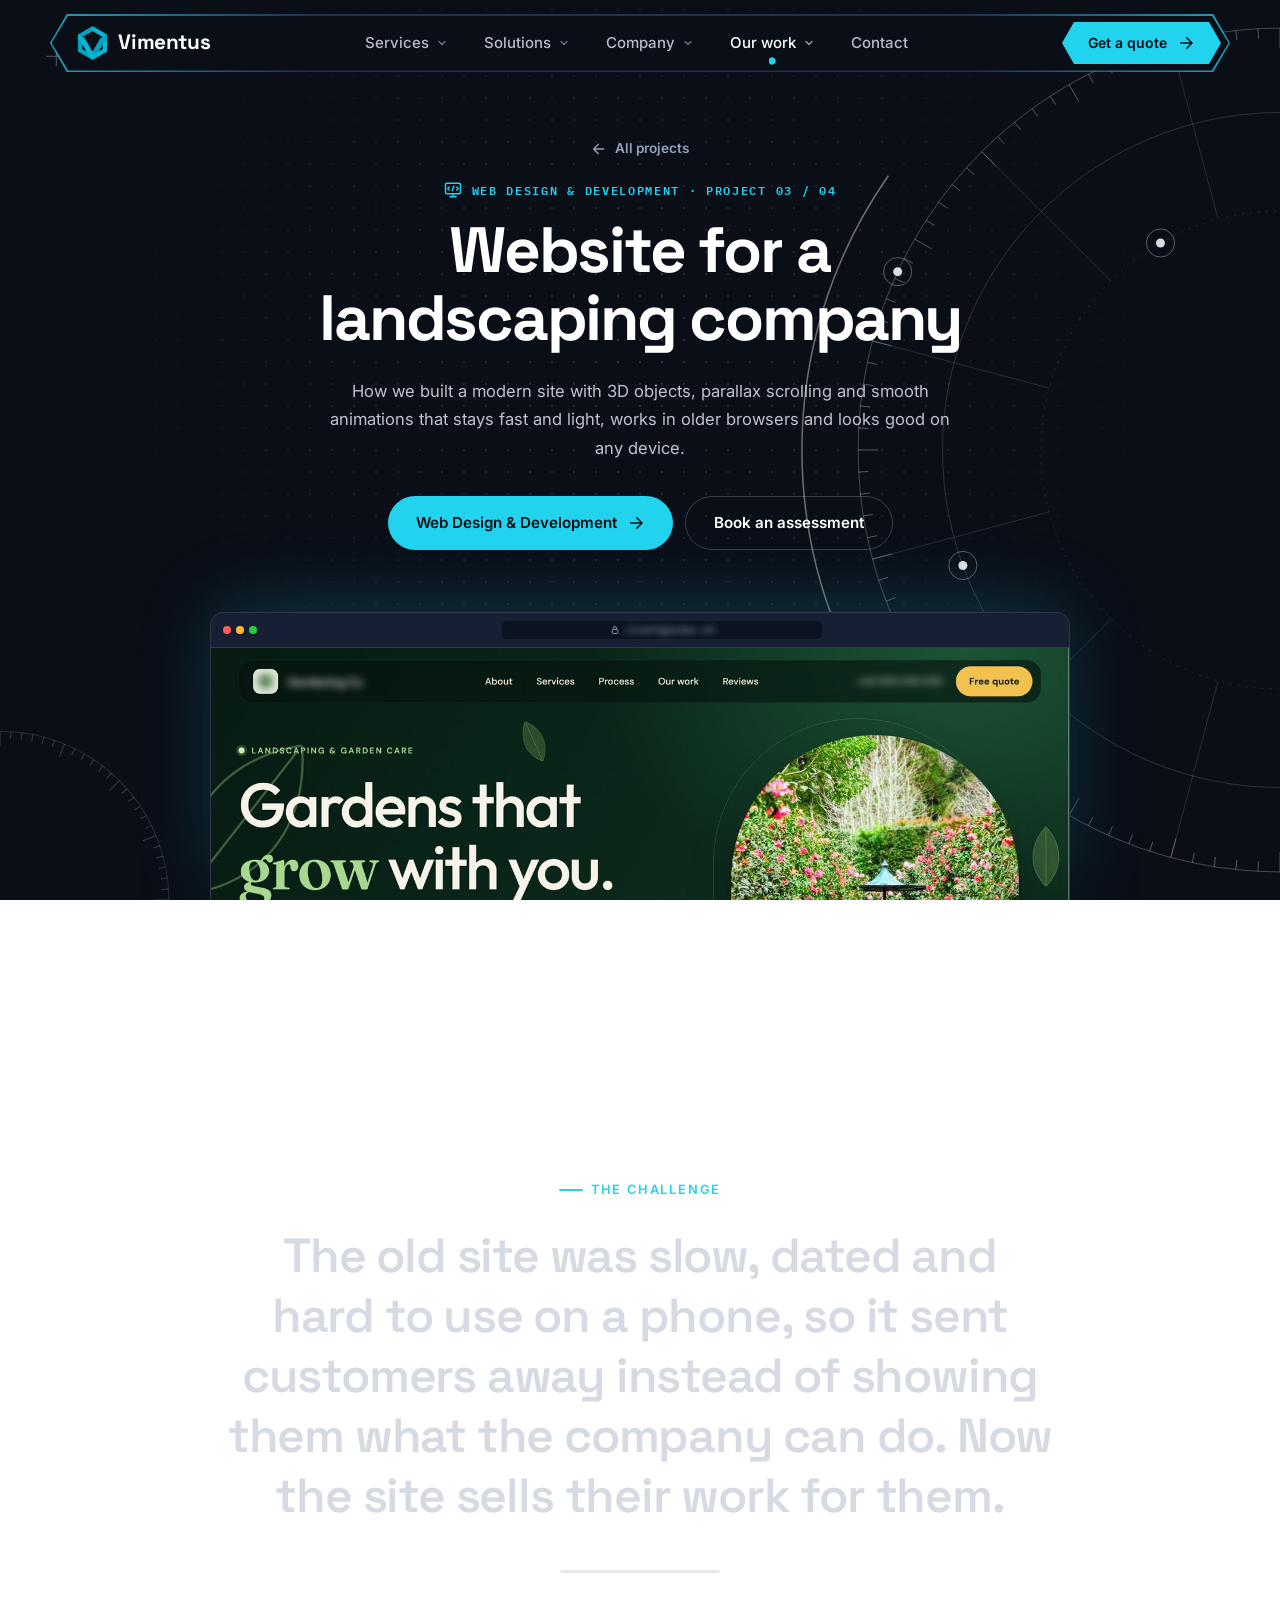
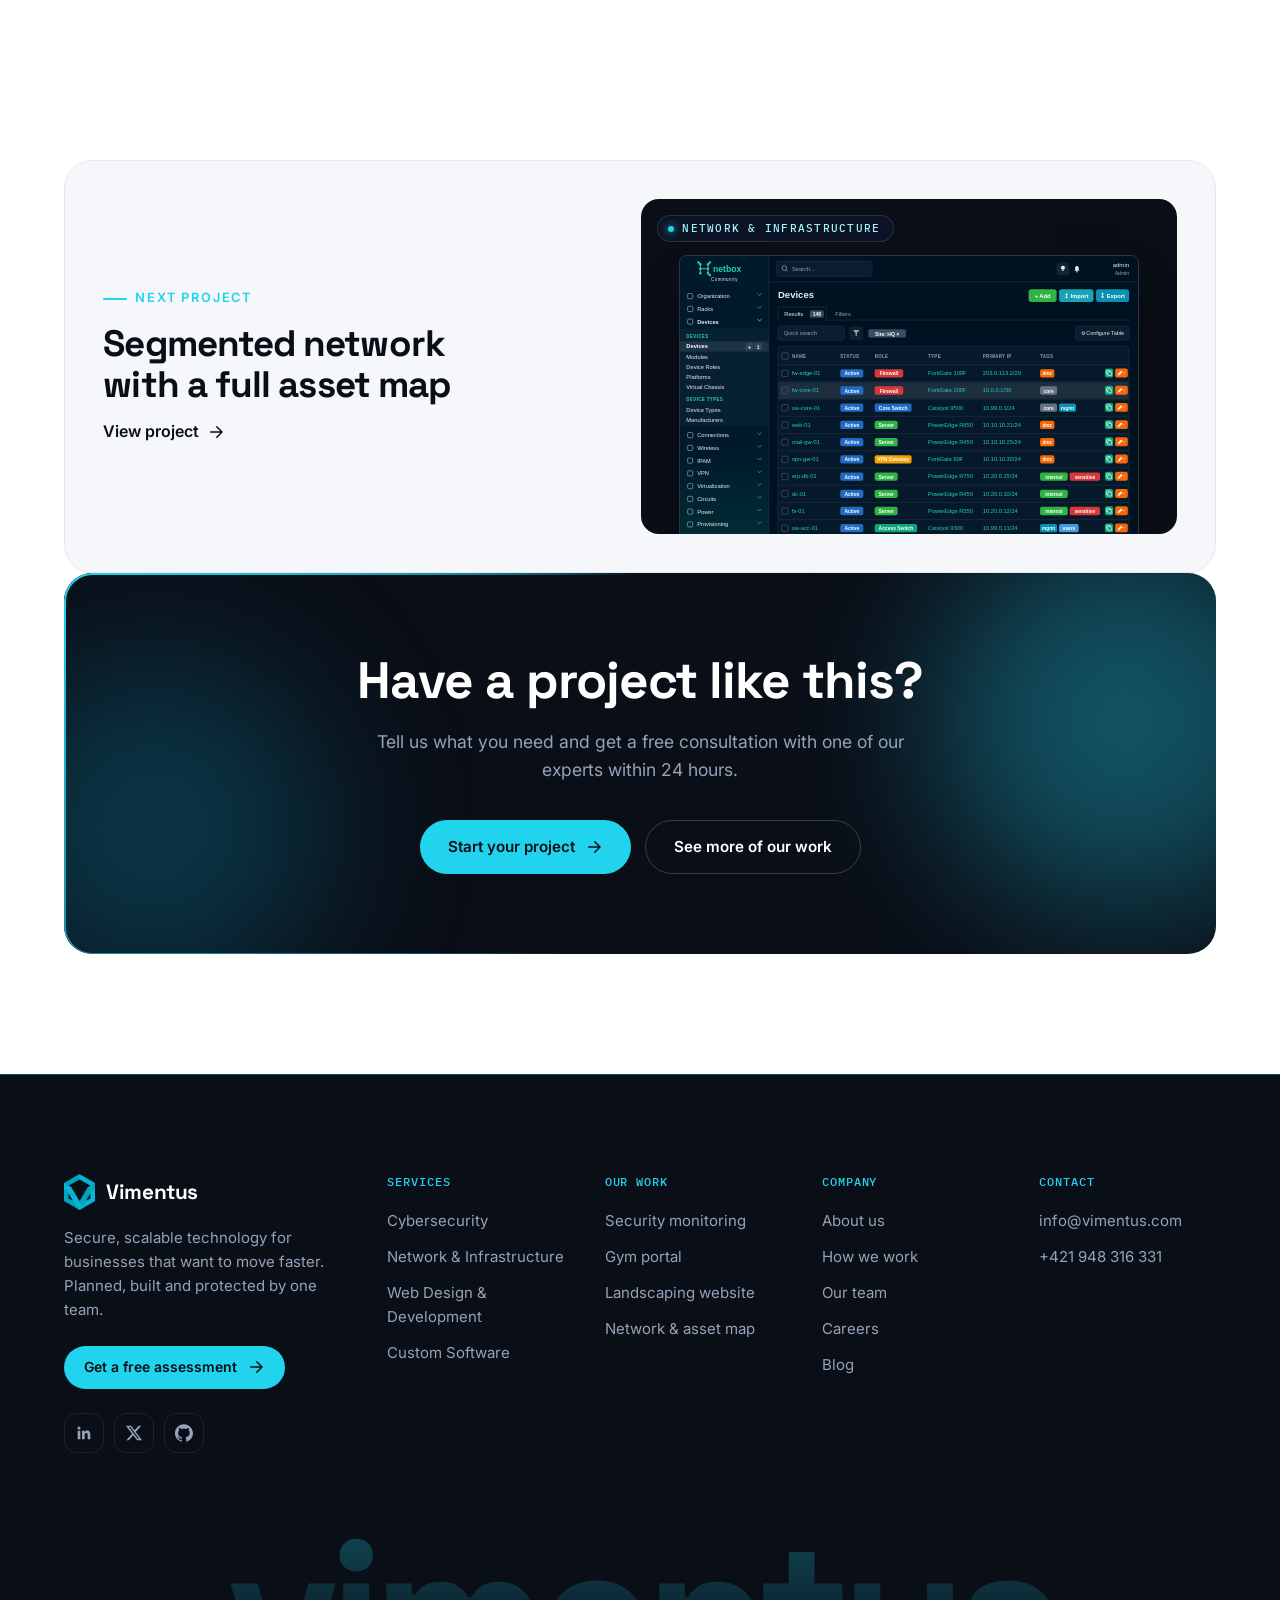
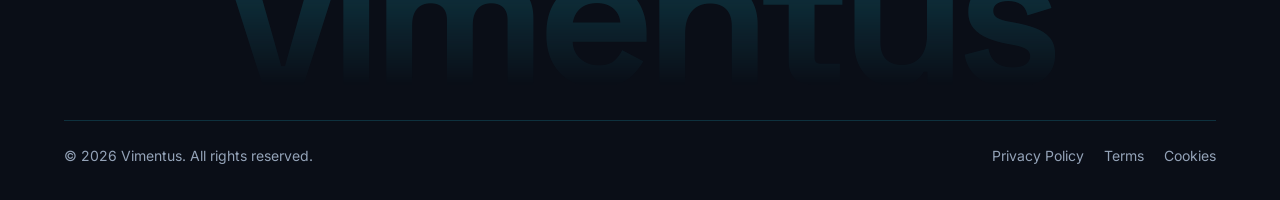
<file: work/landscaping-company-website.html>
<!DOCTYPE html>
<html lang="en">
<head>
  <meta charset="UTF-8" />
  <meta name="viewport" content="width=device-width, initial-scale=1.0" />
  <meta name="theme-color" content="#0a0e17" />
  <title>Website for a landscaping company — Vimentus</title>
  <meta name="description" content="How we built a modern site with 3D objects, parallax scrolling and smooth animations that stays fast and light, works in older browsers and looks good on any device." />

  <link rel="preconnect" href="https://fonts.googleapis.com" />
  <link rel="preconnect" href="https://fonts.gstatic.com" crossorigin />
  <link href="https://fonts.googleapis.com/css2?family=Inter:wght@400;500;600&family=Space+Grotesk:wght@500;600;700&family=IBM+Plex+Mono:wght@500;600&display=swap" rel="stylesheet" />
  <link rel="icon" type="image/png" href="../img/favicon.png" />
  <link rel="stylesheet" href="../styles.css" />
</head>
<body class="project-page">

  <!-- Hidden SVG icon sprite (reuse with <svg><use href="#i-name"/></svg>) -->
  <svg width="0" height="0" style="position:absolute" aria-hidden="true">
    <defs>
      <symbol id="i-shield" viewBox="0 0 24 24" fill="none" stroke="currentColor" stroke-width="2" stroke-linecap="round" stroke-linejoin="round"><path d="M12 22s8-4 8-10V5l-8-3-8 3v7c0 6 8 10 8 10z"/><path d="m9 12 2 2 4-4"/></symbol>
      <symbol id="i-network" viewBox="0 0 24 24" fill="none" stroke="currentColor" stroke-width="2" stroke-linecap="round" stroke-linejoin="round"><rect x="9" y="2" width="6" height="6" rx="1"/><rect x="2" y="16" width="6" height="6" rx="1"/><rect x="16" y="16" width="6" height="6" rx="1"/><path d="M5 16v-3a1 1 0 0 1 1-1h12a1 1 0 0 1 1 1v3M12 12V8"/></symbol>
      <symbol id="i-web" viewBox="0 0 24 24" fill="none" stroke="currentColor" stroke-width="2" stroke-linecap="round" stroke-linejoin="round"><rect x="2" y="3" width="20" height="14" rx="2"/><path d="M8 21h8M12 17v4M7 8l-2 2 2 2M17 8l2 2-2 2M13 7l-2 6"/></symbol>
      <symbol id="i-code" viewBox="0 0 24 24" fill="none" stroke="currentColor" stroke-width="2" stroke-linecap="round" stroke-linejoin="round"><path d="m16 18 6-6-6-6M8 6l-6 6 6 6"/></symbol>
      <symbol id="i-arrow" viewBox="0 0 24 24" fill="none" stroke="currentColor" stroke-width="2" stroke-linecap="round" stroke-linejoin="round"><path d="M5 12h14M13 5l7 7-7 7"/></symbol>
      <symbol id="i-chev" viewBox="0 0 24 24" fill="none" stroke="currentColor" stroke-width="2.5" stroke-linecap="round" stroke-linejoin="round"><path d="m6 9 6 6 6-6"/></symbol>
      <symbol id="i-bolt" viewBox="0 0 24 24" fill="none" stroke="currentColor" stroke-width="2" stroke-linecap="round" stroke-linejoin="round"><path d="M13 2 3 14h9l-1 8 10-12h-9l1-8z"/></symbol>
      <symbol id="i-users" viewBox="0 0 24 24" fill="none" stroke="currentColor" stroke-width="2" stroke-linecap="round" stroke-linejoin="round"><path d="M17 21v-2a4 4 0 0 0-4-4H5a4 4 0 0 0-4 4v2"/><circle cx="9" cy="7" r="4"/><path d="M23 21v-2a4 4 0 0 0-3-3.87M16 3.13a4 4 0 0 1 0 7.75"/></symbol>
      <symbol id="i-clock" viewBox="0 0 24 24" fill="none" stroke="currentColor" stroke-width="2" stroke-linecap="round" stroke-linejoin="round"><circle cx="12" cy="12" r="10"/><path d="M12 6v6l4 2"/></symbol>
      <symbol id="i-building" viewBox="0 0 24 24" fill="none" stroke="currentColor" stroke-width="2" stroke-linecap="round" stroke-linejoin="round"><rect x="4" y="2" width="16" height="20" rx="2"/><path d="M9 22v-4h6v4M8 6h.01M16 6h.01M12 6h.01M12 10h.01M12 14h.01M16 10h.01M16 14h.01M8 10h.01M8 14h.01"/></symbol>
      <symbol id="i-cart" viewBox="0 0 24 24" fill="none" stroke="currentColor" stroke-width="2" stroke-linecap="round" stroke-linejoin="round"><circle cx="9" cy="21" r="1"/><circle cx="20" cy="21" r="1"/><path d="M1 1h4l2.68 13.39a2 2 0 0 0 2 1.61h9.72a2 2 0 0 0 2-1.61L23 6H6"/></symbol>
      <symbol id="i-heart" viewBox="0 0 24 24" fill="none" stroke="currentColor" stroke-width="2" stroke-linecap="round" stroke-linejoin="round"><path d="M22 12h-4l-3 9L9 3l-3 9H2"/></symbol>
      <symbol id="i-bank" viewBox="0 0 24 24" fill="none" stroke="currentColor" stroke-width="2" stroke-linecap="round" stroke-linejoin="round"><path d="M3 21h18M3 10h18M5 6l7-3 7 3M4 10v11M20 10v11M8 14v3M12 14v3M16 14v3"/></symbol>
      <symbol id="i-cloud" viewBox="0 0 24 24" fill="none" stroke="currentColor" stroke-width="2" stroke-linecap="round" stroke-linejoin="round"><path d="M18 10h-1.26A8 8 0 1 0 9 20h9a5 5 0 0 0 0-10z"/></symbol>
      <symbol id="i-rocket" viewBox="0 0 24 24" fill="none" stroke="currentColor" stroke-width="2" stroke-linecap="round" stroke-linejoin="round"><path d="M4.5 16.5c-1.5 1.26-2 5-2 5s3.74-.5 5-2c.71-.84.7-2.13-.09-2.91a2.18 2.18 0 0 0-2.91-.09zM12 15l-3-3a22 22 0 0 1 2-3.95A12.88 12.88 0 0 1 22 2c0 2.72-.78 7.5-6 11a22.35 22.35 0 0 1-4 2z"/><path d="M9 12H4s.55-3.03 2-4c1.62-1.08 5 0 5 0M12 15v5s3.03-.55 4-2c1.08-1.62 0-5 0-5"/></symbol>
      <symbol id="i-info" viewBox="0 0 24 24" fill="none" stroke="currentColor" stroke-width="2" stroke-linecap="round" stroke-linejoin="round"><circle cx="12" cy="12" r="10"/><path d="M12 16v-4M12 8h.01"/></symbol>
      <symbol id="i-briefcase" viewBox="0 0 24 24" fill="none" stroke="currentColor" stroke-width="2" stroke-linecap="round" stroke-linejoin="round"><rect x="2" y="7" width="20" height="14" rx="2"/><path d="M16 21V5a2 2 0 0 0-2-2h-4a2 2 0 0 0-2 2v16"/></symbol>
      <symbol id="i-book" viewBox="0 0 24 24" fill="none" stroke="currentColor" stroke-width="2" stroke-linecap="round" stroke-linejoin="round"><path d="M4 19.5A2.5 2.5 0 0 1 6.5 17H20V2H6.5A2.5 2.5 0 0 0 4 4.5v15z"/><path d="M6.5 17A2.5 2.5 0 0 0 4 19.5 2.5 2.5 0 0 0 6.5 22H20v-5"/></symbol>
      <symbol id="i-mail" viewBox="0 0 24 24" fill="none" stroke="currentColor" stroke-width="2" stroke-linecap="round" stroke-linejoin="round"><rect x="2" y="4" width="20" height="16" rx="2"/><path d="m22 6-10 7L2 6"/></symbol>
      <symbol id="i-search" viewBox="0 0 24 24" fill="none" stroke="currentColor" stroke-width="2" stroke-linecap="round" stroke-linejoin="round"><circle cx="11" cy="11" r="8"/><path d="m21 21-4.35-4.35"/></symbol>
      <symbol id="i-map" viewBox="0 0 24 24" fill="none" stroke="currentColor" stroke-width="2" stroke-linecap="round" stroke-linejoin="round"><path d="m1 6 7-4 8 4 7-4v16l-7 4-8-4-7 4z"/><path d="M8 2v16M16 6v16"/></symbol>
      <symbol id="i-quote" viewBox="0 0 24 24" fill="currentColor"><path d="M4 11c0-3.3 2.7-6 6-6v2c-2.2 0-4 1.8-4 4h4v8H4v-8zm10 0c0-3.3 2.7-6 6-6v2c-2.2 0-4 1.8-4 4h4v8h-6v-8z"/></symbol>
      <symbol id="i-linkedin" viewBox="0 0 24 24" fill="currentColor"><path d="M20.45 20.45h-3.56v-5.57c0-1.33-.02-3.04-1.85-3.04-1.85 0-2.14 1.45-2.14 2.94v5.67H9.35V9h3.41v1.56h.05c.48-.9 1.64-1.85 3.37-1.85 3.6 0 4.27 2.37 4.27 5.46v6.28zM5.34 7.43a2.06 2.06 0 1 1 0-4.13 2.06 2.06 0 0 1 0 4.13zM7.12 20.45H3.56V9h3.56v11.45z"/></symbol>
      <symbol id="i-x" viewBox="0 0 24 24" fill="currentColor"><path d="M18.24 2.25h3.31l-7.23 8.26 8.5 11.24h-6.65l-5.21-6.82-5.97 6.82H1.68l7.73-8.84L1.25 2.25h6.83l4.71 6.23 5.45-6.23zm-1.16 17.52h1.83L7.08 4.13H5.12l11.96 15.64z"/></symbol>
      <symbol id="i-github" viewBox="0 0 24 24" fill="currentColor"><path d="M12 .3a12 12 0 0 0-3.8 23.4c.6.1.8-.3.8-.6v-2c-3.3.7-4-1.6-4-1.6-.6-1.4-1.4-1.8-1.4-1.8-1-.7.1-.7.1-.7 1.2.1 1.8 1.2 1.8 1.2 1 1.8 2.8 1.3 3.5 1 0-.8.4-1.3.7-1.6-2.7-.3-5.5-1.3-5.5-6 0-1.2.5-2.3 1.3-3.1-.2-.4-.6-1.6 0-3.2 0 0 1-.3 3.4 1.2a11.5 11.5 0 0 1 6 0c2.3-1.5 3.3-1.2 3.3-1.2.6 1.6.2 2.8 0 3.2.9.8 1.3 1.9 1.3 3.2 0 4.6-2.8 5.6-5.5 5.9.5.4.9 1.1.9 2.2v3.3c0 .3.1.7.8.6A12 12 0 0 0 12 .3"/></symbol>
    </defs>
  </svg>

  <div class="scroll-progress" aria-hidden="true"></div>
  <!-- =====================================================
       NAVBAR
       ===================================================== -->
  <header class="nav" id="nav">
    <div class="container nav__inner">
      <a href="../index.html" class="logo" aria-label="Vimentus home">
        <img class="logo__mark" src="../img/logo.png" alt="" width="347" height="400" />
        <span>Vimentus</span>
      </a>

      <nav aria-label="Main">
        <ul class="nav__menu" id="navMenu">

          <!-- Services -->
          <li class="nav__item has-mega">
            <button class="nav__link" aria-expanded="false">Services <svg class="chev"><use href="#i-chev"/></svg></button>
            <div class="mega">
              <div class="mega__in">
                <div class="mega__cards">
                  <a href="../services/cybersecurity.html" class="mcard" style="--k:0">
                    <img data-src="../img/menu/cyber.jpg" alt="" width="800" height="560" decoding="async" />
                    <span class="mcard__text"><span class="mega__icon"><svg><use href="#i-shield"/></svg></span><span class="mega__title">Cybersecurity</span><span class="mega__desc"><span>Audits, pentesting, SOC &amp; threat protection.</span></span></span>
                  </a>
                  <a href="../services/network-infrastructure.html" class="mcard" style="--k:1">
                    <img data-src="../img/menu/infra.jpg" alt="" width="800" height="560" decoding="async" />
                    <span class="mcard__text"><span class="mega__icon"><svg><use href="#i-network"/></svg></span><span class="mega__title">Network &amp; Infrastructure</span><span class="mega__desc"><span>Design, deployment and 24/7 monitoring.</span></span></span>
                  </a>
                  <a href="../services/web-development.html" class="mcard" style="--k:2">
                    <img data-src="../img/menu/web.jpg" alt="" width="800" height="560" decoding="async" />
                    <span class="mcard__text"><span class="mega__icon"><svg><use href="#i-web"/></svg></span><span class="mega__title">Web Design &amp; Development</span><span class="mega__desc"><span>Fast, beautiful sites and web apps.</span></span></span>
                  </a>
                  <a href="../services/custom-software.html" class="mcard" style="--k:3">
                    <img data-src="../img/menu/software.jpg" alt="" width="800" height="560" decoding="async" />
                    <span class="mcard__text"><span class="mega__icon"><svg><use href="#i-code"/></svg></span><span class="mega__title">Custom Software</span><span class="mega__desc"><span>Tailor-made tools built around your workflow.</span></span></span>
                  </a>
                </div>
                <a href="../contact.html" class="mega__strip" style="--k:4"><span><b>Free security assessment</b><em>Find out where your business is exposed — in under a week.</em></span><span class="mega__go">Book now <svg><use href="#i-arrow"/></svg></span></a>
              </div>
            </div>
          </li>

          <!-- Solutions -->
          <li class="nav__item has-mega">
            <button class="nav__link" aria-expanded="false">Solutions <svg class="chev"><use href="#i-chev"/></svg></button>
            <div class="mega mega--hexes">
              <div class="mega__in">
                <div class="mega__hexes">
                  <div class="mega__group" role="group" aria-label="By industry" style="--k:0">
                    <a href="../solutions/finance.html" class="hexlink" style="--k:0"><span class="hexlink__hex"><svg><use href="#i-bank"/></svg></span><span class="mega__title">Finance</span><span class="mega__desc">Compliance-ready systems.</span></a>
                    <a href="../solutions/healthcare.html" class="hexlink" style="--k:1"><span class="hexlink__hex"><svg><use href="#i-heart"/></svg></span><span class="mega__title">Healthcare</span><span class="mega__desc">Protect patient data.</span></a>
                    <a href="../solutions/ecommerce.html" class="hexlink" style="--k:2"><span class="hexlink__hex"><svg><use href="#i-cart"/></svg></span><span class="mega__title">E-commerce</span><span class="mega__desc">Stores that scale.</span></a>
                    <a href="../solutions/enterprise.html" class="hexlink" style="--k:3"><span class="hexlink__hex"><svg><use href="#i-building"/></svg></span><span class="mega__title">Enterprise</span><span class="mega__desc">Modernise legacy IT.</span></a>
                  </div>
                  <div class="mega__group" role="group" aria-label="By need" style="--k:4">
                    <a href="../solutions/cloud-migration.html" class="hexlink" style="--k:4"><span class="hexlink__hex"><svg><use href="#i-cloud"/></svg></span><span class="mega__title">Cloud Migration</span><span class="mega__desc">Move safely to the cloud.</span></a>
                    <a href="../solutions/startups.html" class="hexlink" style="--k:5"><span class="hexlink__hex"><svg><use href="#i-rocket"/></svg></span><span class="mega__title">Startups</span><span class="mega__desc">From MVP to launch.</span></a>
                  </div>
                </div>
              </div>
            </div>
          </li>

          <!-- Company -->
          <li class="nav__item has-mega">
            <button class="nav__link" aria-expanded="false">Company <svg class="chev"><use href="#i-chev"/></svg></button>
            <div class="mega mega--hexes mega--few">
              <div class="mega__in">
                <div class="mega__hexes">
                  <div class="mega__group" role="group" aria-label="Company" style="--k:0">
                    <a href="../about.html" class="hexlink" style="--k:0"><span class="hexlink__hex"><svg><use href="#i-info"/></svg></span><span class="mega__title">About Us</span><span class="mega__desc">Our story and mission.</span></a>
                    <a href="../team.html" class="hexlink" style="--k:1"><span class="hexlink__hex"><svg><use href="#i-users"/></svg></span><span class="mega__title">Our Team</span><span class="mega__desc">Meet the experts.</span></a>
                    <a href="../careers.html" class="hexlink" style="--k:2"><span class="hexlink__hex"><svg><use href="#i-briefcase"/></svg></span><span class="mega__title">Careers</span><span class="mega__desc">Join us — we're hiring.</span></a>
                    <a href="../blog.html" class="hexlink" style="--k:3"><span class="hexlink__hex"><svg><use href="#i-book"/></svg></span><span class="mega__title">Blog &amp; Insights</span><span class="mega__desc">News, guides and research.</span></a>
                  </div>
                </div>
              </div>
            </div>
          </li>

          <!-- Our work -->
          <li class="nav__item has-mega">
            <button class="nav__link" aria-expanded="false">Our work <svg class="chev"><use href="#i-chev"/></svg></button>
            <div class="mega">
              <div class="mega__in">
                <div class="mega__cards">
                  <a href="../work/security-monitoring-wazuh.html" class="pcard" style="--k:0">
                    <span class="pcard__shot"><img data-src="../img/menu/work-wazuh.jpg" alt="" width="640" height="400" decoding="async" /></span>
                    <span class="pcard__text"><span class="mega__icon"><svg><use href="#i-shield"/></svg></span><span class="mega__title">Security monitoring with Wazuh</span><span class="mega__desc">Open-source SIEM, EDR and network watch.</span></span>
                  </a>
                  <a href="../work/gym-admin-portal-qr-access.html" class="pcard" style="--k:1">
                    <span class="pcard__shot"><img data-src="../img/menu/work-gym.jpg" alt="" width="640" height="400" decoding="async" /></span>
                    <span class="pcard__text"><span class="mega__icon"><svg><use href="#i-code"/></svg></span><span class="mega__title">Gym portal with QR access</span><span class="mega__desc">Members get in with a code on their phone.</span></span>
                  </a>
                  <a href="../work/landscaping-company-website.html" class="pcard" style="--k:2">
                    <span class="pcard__shot"><img data-src="../img/menu/work-garden.jpg" alt="" width="640" height="400" decoding="async" /></span>
                    <span class="pcard__text"><span class="mega__icon"><svg><use href="#i-web"/></svg></span><span class="mega__title">Landscaping company website</span><span class="mega__desc">3D, parallax and fast on any device.</span></span>
                  </a>
                  <a href="../work/segmented-network-asset-map.html" class="pcard" style="--k:3">
                    <span class="pcard__shot"><img data-src="../img/menu/work-netbox.jpg" alt="" width="640" height="400" decoding="async" /></span>
                    <span class="pcard__text"><span class="mega__icon"><svg><use href="#i-network"/></svg></span><span class="mega__title">Segmented network &amp; asset map</span><span class="mega__desc">DMZ, protected zones, all in NetBox.</span></span>
                  </a>
                </div>
                <a href="../index.html#work" class="mega__strip" style="--k:4"><span><b>See all our work</b><em>Real projects, planned, built and secured by one team.</em></span><span class="mega__go">View projects <svg><use href="#i-arrow"/></svg></span></a>
              </div>
            </div>
          </li>
          <li class="nav__item"><a href="../contact.html" class="nav__link">Contact</a></li>
          <!-- phone menu only -->
          <li class="nav__foot">
            <a href="../contact.html" class="btn btn--primary">Get a quote <svg><use href="#i-arrow"/></svg></a>
            <p><a href="mailto:info@vimentus.com">info@vimentus.com</a><a href="tel:+421948316331">+421 948 316 331</a></p>
          </li>
        </ul>
      </nav>

      <div class="nav__actions">
        <a href="../contact.html" class="btn btn--primary btn--sm">Get a quote <svg><use href="#i-arrow"/></svg></a>
        <button class="nav__toggle" id="navToggle" aria-label="Open menu" aria-expanded="false" aria-controls="navMenu">
          <span></span><span></span><span></span>
        </button>
      </div>
    </div>
  </header>

  <main>
    <!-- =====================================================
         PROJECT HERO (navy): title, intro, buttons; the project's screen rises
         from the bottom edge and lifts / zooms a little as you scroll
         ===================================================== -->
    <section class="proj-hero" aria-labelledby="proj-title">
      <div class="proj-hero__inner">
        <a class="proj-back" href="../index.html#work"><svg><use href="#i-arrow"/></svg> All projects</a>
        <span class="proj-kicker"><svg><use href="#i-web"/></svg>Web Design &amp; Development · Project 03 / 04</span>
        <h1 id="proj-title" class="proj-title split" data-split>Website for a landscaping company</h1>
        <p class="proj-lead">How we built a modern site with 3D objects, parallax scrolling and smooth animations that stays fast and light, works in older browsers and looks good on any device.</p>
        <div class="proj-actions">
          <a class="btn btn--primary" href="../services/web-development.html">Web Design &amp; Development <svg><use href="#i-arrow"/></svg></a>
          <a class="btn btn--ghost" href="../contact.html">Book an assessment</a>
        </div>
      </div>
      <div class="proj-shot-wrap" data-parallax="-0.12">
        <figure class="proj-shot proj-shot--site"><span class="proj-shot-bar" aria-hidden="true"><span class="work-site-dots"><i></i><i></i><i></i></span><span class="work-site-url"><svg viewBox="0 0 16 16"><rect x="3.5" y="7" width="9" height="6.5" rx="1.5"/><path d="M5.5 7V5a2.5 2.5 0 0 1 5 0v2"/></svg><span class="work-site-blur">clientgarden.sk</span></span></span><img src="../img/work/garden-site-1440.jpg" srcset="../img/work/garden-site-1440.jpg 1440w, ../img/work/garden-site-2304.jpg 2304w" sizes="(max-width: 900px) 100vw, 860px" alt="Top of the website we built for a garden design and landscaping company, with a dark green hero and the start of its services section" width="1440" height="2000" decoding="async" fetchpriority="high"></figure>
      </div>
    </section>

    <!-- =====================================================
         THE CHALLENGE: pinned while the statement fills in word by word;
         the punchline (<em>) gets a cyan highlighter stroke (styles: "Project pages")
         ===================================================== -->
    <section class="pchallenge" aria-label="The challenge" data-pin-track>
      <div class="pchallenge__stage">
        <div class="container pchallenge__content">
          <span class="eyebrow">The challenge</span>
          <p class="pchallenge__text" data-scrub>The old site was slow, dated and hard to use on a phone, so it sent customers away instead of showing them what the company can do. <em>Now the site sells their work for them.</em></p>
          <span class="pchallenge__bar" aria-hidden="true"></span>
        </div>
      </div>
    </section>

    <!-- =====================================================
         NEXT PROJECT
         ===================================================== -->
    <section class="section pnext">
      <div class="container">
        <a class="pnext__card" href="segmented-network-asset-map.html" data-reveal="clip-up">
          <span class="pnext__text">
            <span class="eyebrow">Next project</span>
            <span class="pnext__title">Segmented network with a full asset map</span>
            <span class="link-arrow">View project <svg><use href="#i-arrow"/></svg></span>
          </span>
          <span class="pnext__window" aria-hidden="true">
            <span class="work-tag">Network &amp; Infrastructure</span>
            <figure class="pnext__shot"><img src="../img/work/netbox-devices.svg" alt="NetBox device list showing the client&#x27;s firewalls, switches and servers with their roles, IP addresses and zone tags such as DMZ, internal and management" width="720" height="560" loading="lazy" decoding="async"></figure>
          </span>
        </a>
      </div>
    </section>

    <!-- =====================================================
         CTA
         ===================================================== -->
    <section class="container" id="cta">
      <div class="cta glow-border glow-border--always" data-reveal="zoom">
        <div class="orb orb--cyan" data-parallax="0.2" style="width:380px;height:380px;top:-160px;right:-100px"></div>
        <div class="orb orb--teal" data-parallax="-0.2" style="width:340px;height:340px;bottom:-160px;left:-80px"></div>
        <h2>Have a project like this?</h2>
        <p>Tell us what you need and get a free consultation with one of our experts within 24 hours.</p>
        <div class="cta__actions">
          <a href="../contact.html" class="btn btn--primary">Start your project <svg><use href="#i-arrow"/></svg></a>
          <a href="../index.html#work" class="btn btn--ghost">See more of our work</a>
        </div>
      </div>
    </section>
  </main>

  <!-- =====================================================
       FOOTER
       ===================================================== -->
  <footer class="footer">
    <div class="footer__inner">
      <div class="footer__top">
        <div class="footer__brand">
          <a href="../index.html" class="logo">
            <img class="logo__mark" src="../img/logo.png" alt="" width="347" height="400" />
            <span>Vimentus</span>
          </a>
          <p>Secure, scalable technology for businesses that want to move faster. Planned, built and protected by one team.</p>
          <a href="../contact.html" class="btn btn--primary btn--sm">Get a free assessment <svg><use href="#i-arrow"/></svg></a>
          <div class="socials">
            <a href="#" aria-label="LinkedIn"><svg><use href="#i-linkedin"/></svg></a>
            <a href="#" aria-label="X"><svg><use href="#i-x"/></svg></a>
            <a href="#" aria-label="GitHub"><svg><use href="#i-github"/></svg></a>
          </div>
        </div>

        <nav class="footer__col" aria-label="Services">
          <h4>Services</h4>
          <a href="../services/cybersecurity.html">Cybersecurity</a>
          <a href="../services/network-infrastructure.html">Network &amp; Infrastructure</a>
          <a href="../services/web-development.html">Web Design &amp; Development</a>
          <a href="../services/custom-software.html">Custom Software</a>
        </nav>

        <nav class="footer__col" aria-label="Our work">
          <h4>Our work</h4>
          <a href="../work/security-monitoring-wazuh.html">Security monitoring</a>
          <a href="../work/gym-admin-portal-qr-access.html">Gym portal</a>
          <a href="../work/landscaping-company-website.html">Landscaping website</a>
          <a href="../work/segmented-network-asset-map.html">Network &amp; asset map</a>
        </nav>

        <nav class="footer__col" aria-label="Company">
          <h4>Company</h4>
          <a href="../about.html">About us</a>
          <a href="../index.html#process">How we work</a>
          <a href="../team.html">Our team</a>
          <a href="../careers.html">Careers</a>
          <a href="../blog.html">Blog</a>
        </nav>

        <div class="footer__col">
          <h4>Contact</h4>
          <a href="mailto:info@vimentus.com">info@vimentus.com</a>
          <a href="tel:+421948316331">+421 948 316 331</a>
        </div>
      </div>

      <div class="footer__word" aria-hidden="true">vimentus</div>

      <div class="footer__bottom">
        <span>&copy; <span id="year"></span> Vimentus. All rights reserved.</span>
        <nav class="footer__legal" aria-label="Legal">
          <a href="../privacy.html">Privacy Policy</a>
          <a href="../terms.html">Terms</a>
          <a href="../cookies.html">Cookies</a>
        </nav>
      </div>
    </div>
  </footer>

  <script src="../script.js"></script>
</body>
</html>
</file>
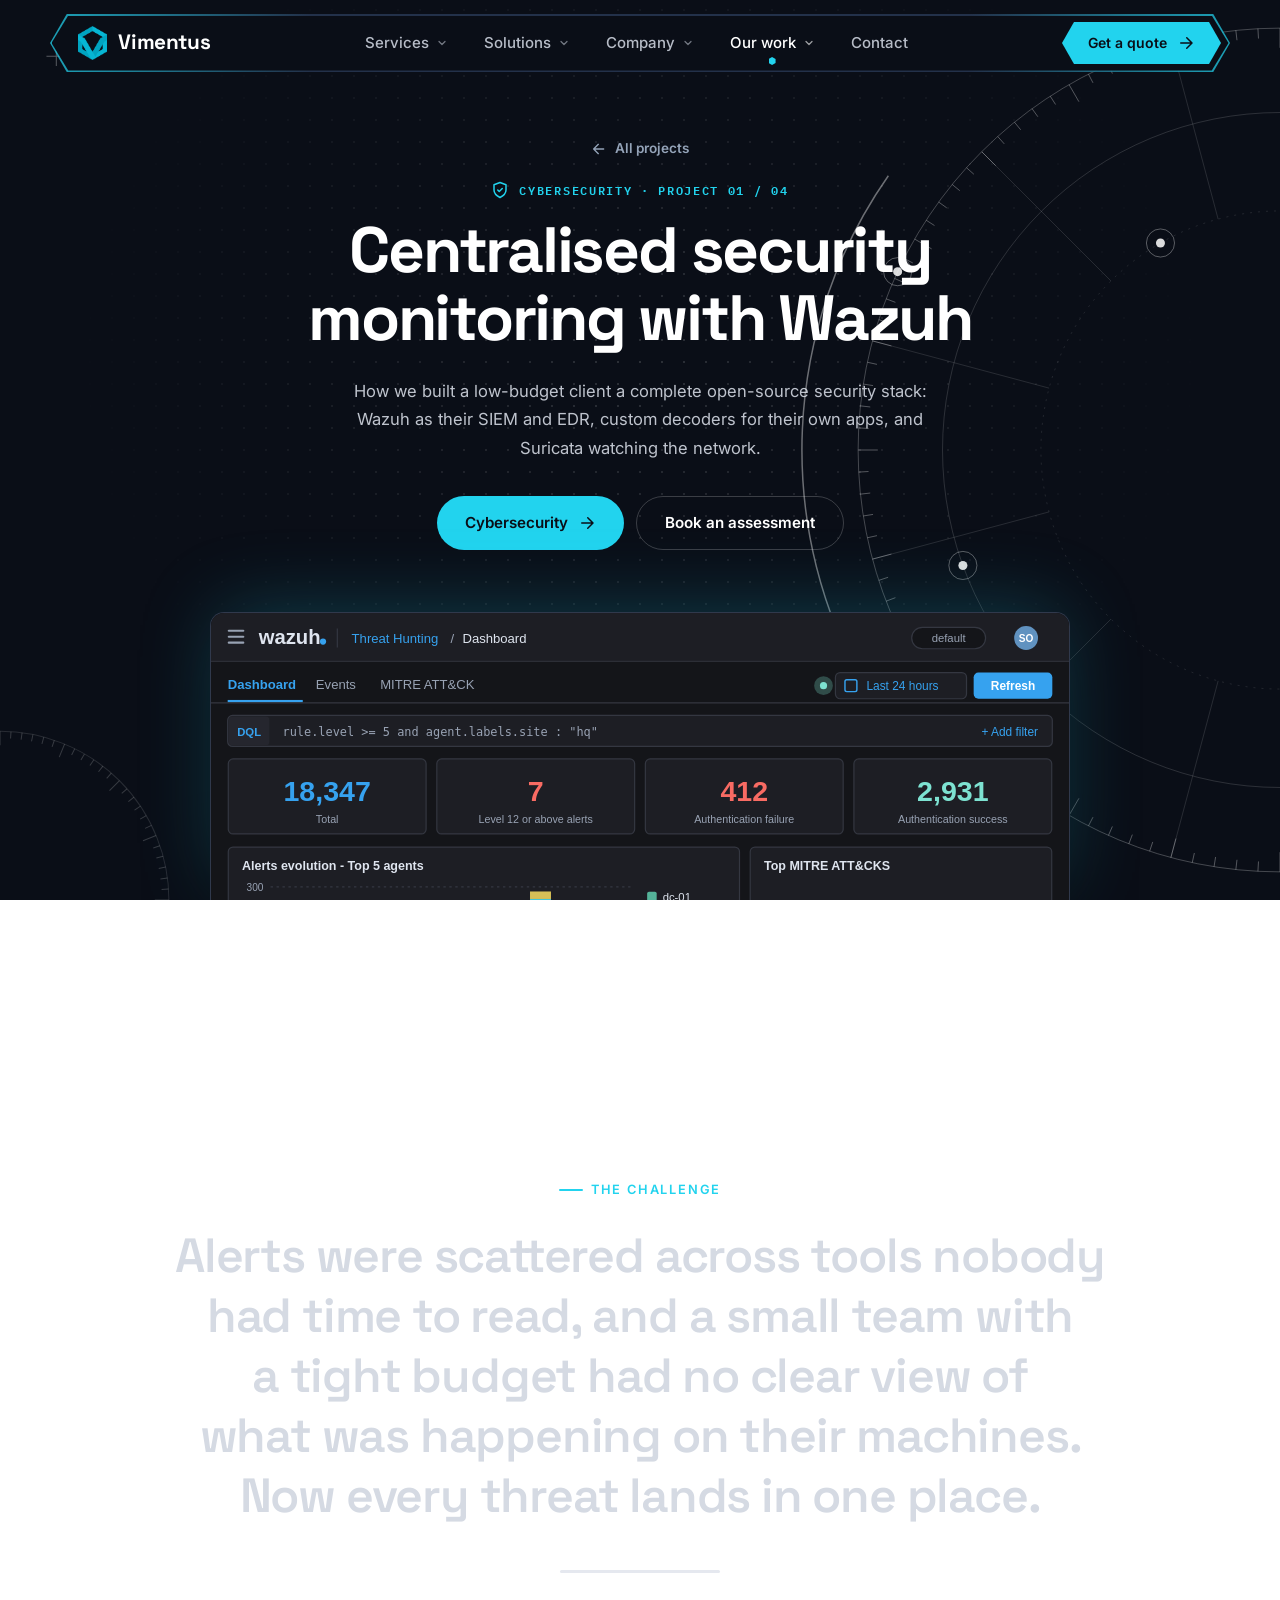
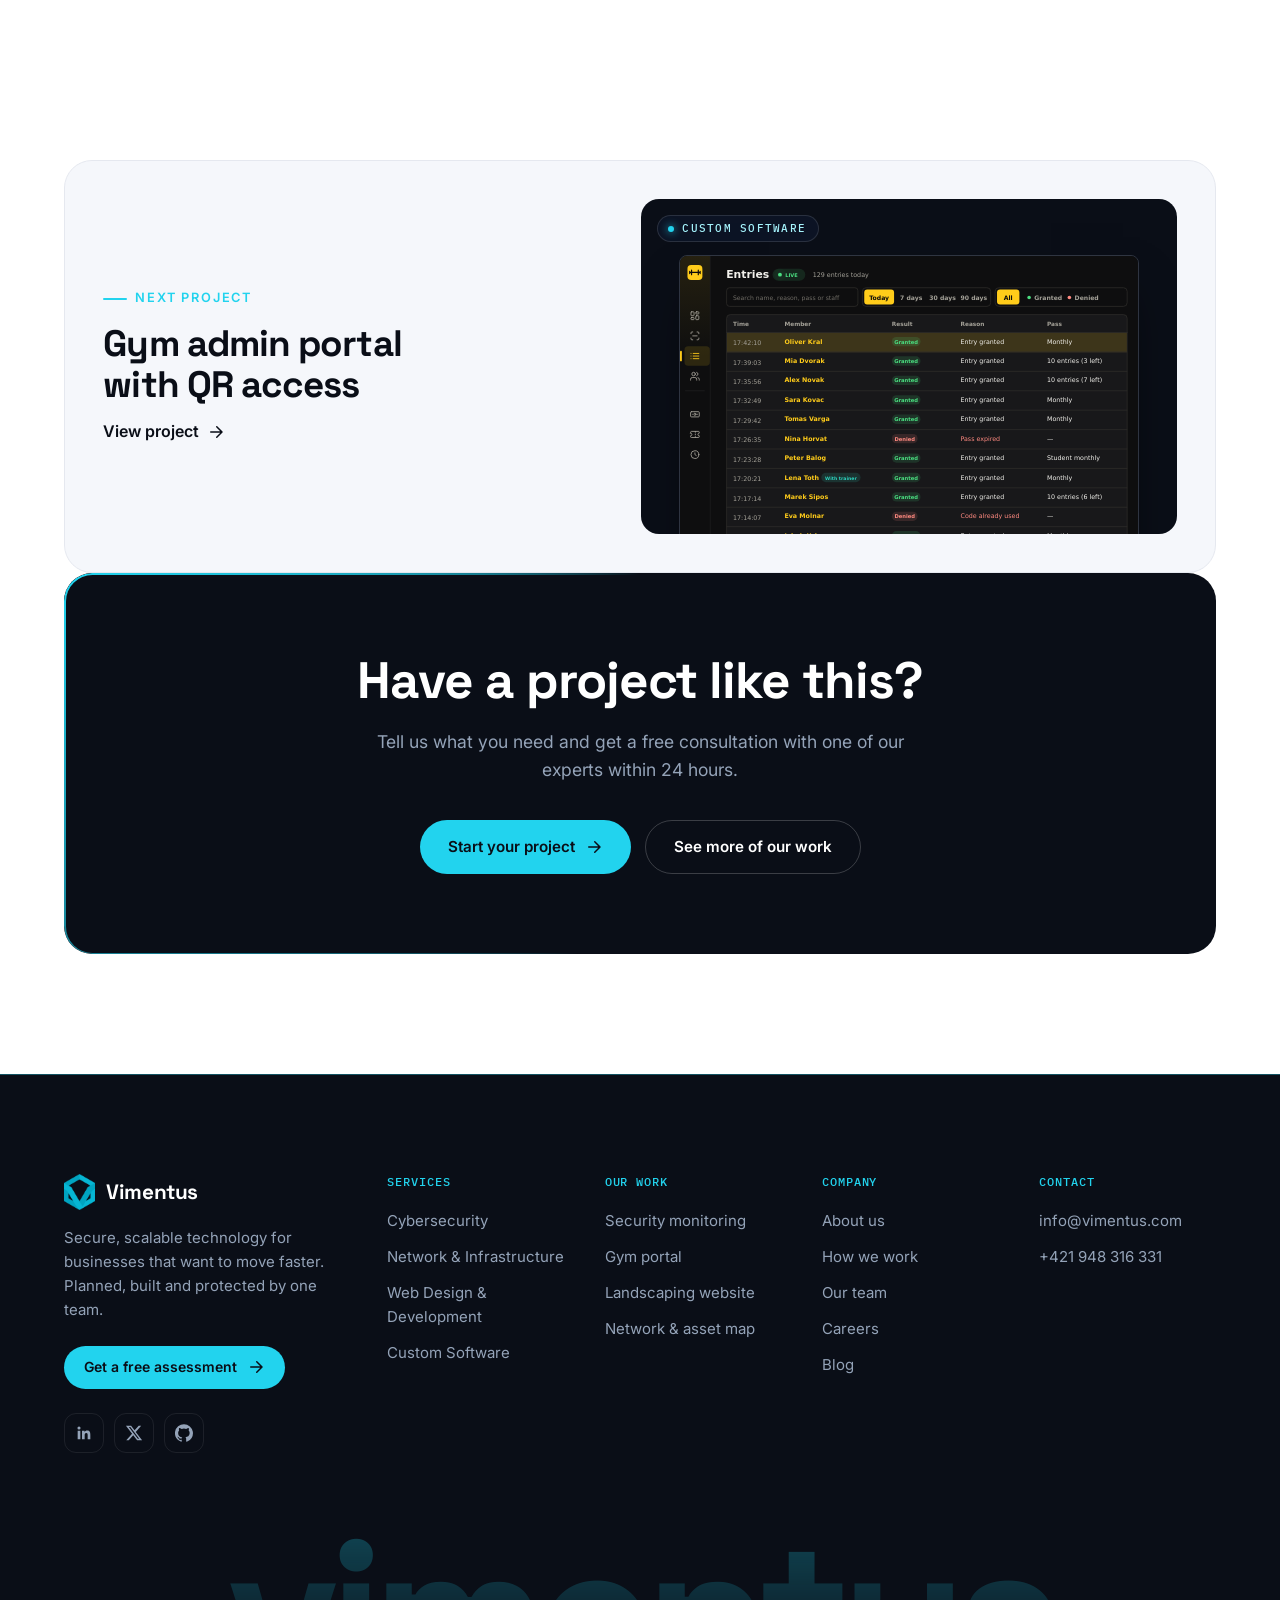
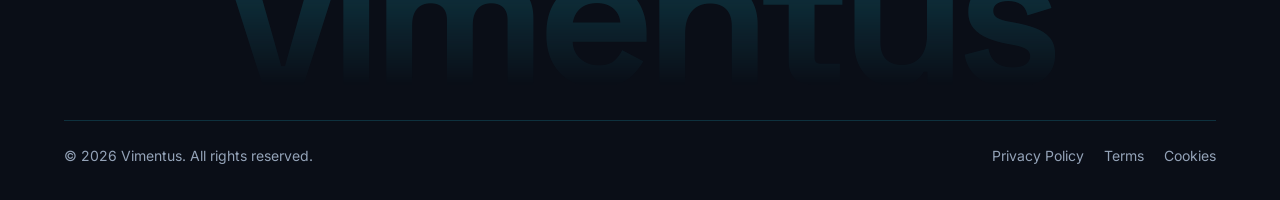
<file: work/security-monitoring-wazuh.html>
<!DOCTYPE html>
<html lang="en">
<head>
  <meta charset="UTF-8" />
  <meta name="viewport" content="width=device-width, initial-scale=1.0" />
  <meta name="theme-color" content="#0a0e17" />
  <title>Centralised security monitoring with Wazuh — Vimentus</title>
  <meta name="description" content="How we built a low-budget client a complete open-source security stack: Wazuh as their SIEM and EDR, custom decoders for their own apps, and Suricata watching the network." />

  <link rel="preconnect" href="https://fonts.googleapis.com" />
  <link rel="preconnect" href="https://fonts.gstatic.com" crossorigin />
  <link href="https://fonts.googleapis.com/css2?family=Inter:wght@400;500;600&family=Space+Grotesk:wght@500;600;700&family=IBM+Plex+Mono:wght@500;600&display=swap" rel="stylesheet" />
  <link rel="icon" type="image/png" href="../img/favicon.png" />
  <link rel="stylesheet" href="../styles.css" />
</head>
<body class="project-page">

  <!-- Hidden SVG icon sprite (reuse with <svg><use href="#i-name"/></svg>) -->
  <svg width="0" height="0" style="position:absolute" aria-hidden="true">
    <defs>
      <symbol id="i-shield" viewBox="0 0 24 24" fill="none" stroke="currentColor" stroke-width="2" stroke-linecap="round" stroke-linejoin="round"><path d="M12 22s8-4 8-10V5l-8-3-8 3v7c0 6 8 10 8 10z"/><path d="m9 12 2 2 4-4"/></symbol>
      <symbol id="i-network" viewBox="0 0 24 24" fill="none" stroke="currentColor" stroke-width="2" stroke-linecap="round" stroke-linejoin="round"><rect x="9" y="2" width="6" height="6" rx="1"/><rect x="2" y="16" width="6" height="6" rx="1"/><rect x="16" y="16" width="6" height="6" rx="1"/><path d="M5 16v-3a1 1 0 0 1 1-1h12a1 1 0 0 1 1 1v3M12 12V8"/></symbol>
      <symbol id="i-web" viewBox="0 0 24 24" fill="none" stroke="currentColor" stroke-width="2" stroke-linecap="round" stroke-linejoin="round"><rect x="2" y="3" width="20" height="14" rx="2"/><path d="M8 21h8M12 17v4M7 8l-2 2 2 2M17 8l2 2-2 2M13 7l-2 6"/></symbol>
      <symbol id="i-code" viewBox="0 0 24 24" fill="none" stroke="currentColor" stroke-width="2" stroke-linecap="round" stroke-linejoin="round"><path d="m16 18 6-6-6-6M8 6l-6 6 6 6"/></symbol>
      <symbol id="i-arrow" viewBox="0 0 24 24" fill="none" stroke="currentColor" stroke-width="2" stroke-linecap="round" stroke-linejoin="round"><path d="M5 12h14M13 5l7 7-7 7"/></symbol>
      <symbol id="i-chev" viewBox="0 0 24 24" fill="none" stroke="currentColor" stroke-width="2.5" stroke-linecap="round" stroke-linejoin="round"><path d="m6 9 6 6 6-6"/></symbol>
      <symbol id="i-bolt" viewBox="0 0 24 24" fill="none" stroke="currentColor" stroke-width="2" stroke-linecap="round" stroke-linejoin="round"><path d="M13 2 3 14h9l-1 8 10-12h-9l1-8z"/></symbol>
      <symbol id="i-users" viewBox="0 0 24 24" fill="none" stroke="currentColor" stroke-width="2" stroke-linecap="round" stroke-linejoin="round"><path d="M17 21v-2a4 4 0 0 0-4-4H5a4 4 0 0 0-4 4v2"/><circle cx="9" cy="7" r="4"/><path d="M23 21v-2a4 4 0 0 0-3-3.87M16 3.13a4 4 0 0 1 0 7.75"/></symbol>
      <symbol id="i-clock" viewBox="0 0 24 24" fill="none" stroke="currentColor" stroke-width="2" stroke-linecap="round" stroke-linejoin="round"><circle cx="12" cy="12" r="10"/><path d="M12 6v6l4 2"/></symbol>
      <symbol id="i-building" viewBox="0 0 24 24" fill="none" stroke="currentColor" stroke-width="2" stroke-linecap="round" stroke-linejoin="round"><rect x="4" y="2" width="16" height="20" rx="2"/><path d="M9 22v-4h6v4M8 6h.01M16 6h.01M12 6h.01M12 10h.01M12 14h.01M16 10h.01M16 14h.01M8 10h.01M8 14h.01"/></symbol>
      <symbol id="i-cart" viewBox="0 0 24 24" fill="none" stroke="currentColor" stroke-width="2" stroke-linecap="round" stroke-linejoin="round"><circle cx="9" cy="21" r="1"/><circle cx="20" cy="21" r="1"/><path d="M1 1h4l2.68 13.39a2 2 0 0 0 2 1.61h9.72a2 2 0 0 0 2-1.61L23 6H6"/></symbol>
      <symbol id="i-heart" viewBox="0 0 24 24" fill="none" stroke="currentColor" stroke-width="2" stroke-linecap="round" stroke-linejoin="round"><path d="M22 12h-4l-3 9L9 3l-3 9H2"/></symbol>
      <symbol id="i-bank" viewBox="0 0 24 24" fill="none" stroke="currentColor" stroke-width="2" stroke-linecap="round" stroke-linejoin="round"><path d="M3 21h18M3 10h18M5 6l7-3 7 3M4 10v11M20 10v11M8 14v3M12 14v3M16 14v3"/></symbol>
      <symbol id="i-cloud" viewBox="0 0 24 24" fill="none" stroke="currentColor" stroke-width="2" stroke-linecap="round" stroke-linejoin="round"><path d="M18 10h-1.26A8 8 0 1 0 9 20h9a5 5 0 0 0 0-10z"/></symbol>
      <symbol id="i-rocket" viewBox="0 0 24 24" fill="none" stroke="currentColor" stroke-width="2" stroke-linecap="round" stroke-linejoin="round"><path d="M4.5 16.5c-1.5 1.26-2 5-2 5s3.74-.5 5-2c.71-.84.7-2.13-.09-2.91a2.18 2.18 0 0 0-2.91-.09zM12 15l-3-3a22 22 0 0 1 2-3.95A12.88 12.88 0 0 1 22 2c0 2.72-.78 7.5-6 11a22.35 22.35 0 0 1-4 2z"/><path d="M9 12H4s.55-3.03 2-4c1.62-1.08 5 0 5 0M12 15v5s3.03-.55 4-2c1.08-1.62 0-5 0-5"/></symbol>
      <symbol id="i-info" viewBox="0 0 24 24" fill="none" stroke="currentColor" stroke-width="2" stroke-linecap="round" stroke-linejoin="round"><circle cx="12" cy="12" r="10"/><path d="M12 16v-4M12 8h.01"/></symbol>
      <symbol id="i-briefcase" viewBox="0 0 24 24" fill="none" stroke="currentColor" stroke-width="2" stroke-linecap="round" stroke-linejoin="round"><rect x="2" y="7" width="20" height="14" rx="2"/><path d="M16 21V5a2 2 0 0 0-2-2h-4a2 2 0 0 0-2 2v16"/></symbol>
      <symbol id="i-book" viewBox="0 0 24 24" fill="none" stroke="currentColor" stroke-width="2" stroke-linecap="round" stroke-linejoin="round"><path d="M4 19.5A2.5 2.5 0 0 1 6.5 17H20V2H6.5A2.5 2.5 0 0 0 4 4.5v15z"/><path d="M6.5 17A2.5 2.5 0 0 0 4 19.5 2.5 2.5 0 0 0 6.5 22H20v-5"/></symbol>
      <symbol id="i-mail" viewBox="0 0 24 24" fill="none" stroke="currentColor" stroke-width="2" stroke-linecap="round" stroke-linejoin="round"><rect x="2" y="4" width="20" height="16" rx="2"/><path d="m22 6-10 7L2 6"/></symbol>
      <symbol id="i-search" viewBox="0 0 24 24" fill="none" stroke="currentColor" stroke-width="2" stroke-linecap="round" stroke-linejoin="round"><circle cx="11" cy="11" r="8"/><path d="m21 21-4.35-4.35"/></symbol>
      <symbol id="i-map" viewBox="0 0 24 24" fill="none" stroke="currentColor" stroke-width="2" stroke-linecap="round" stroke-linejoin="round"><path d="m1 6 7-4 8 4 7-4v16l-7 4-8-4-7 4z"/><path d="M8 2v16M16 6v16"/></symbol>
      <symbol id="i-quote" viewBox="0 0 24 24" fill="currentColor"><path d="M4 11c0-3.3 2.7-6 6-6v2c-2.2 0-4 1.8-4 4h4v8H4v-8zm10 0c0-3.3 2.7-6 6-6v2c-2.2 0-4 1.8-4 4h4v8h-6v-8z"/></symbol>
      <symbol id="i-linkedin" viewBox="0 0 24 24" fill="currentColor"><path d="M20.45 20.45h-3.56v-5.57c0-1.33-.02-3.04-1.85-3.04-1.85 0-2.14 1.45-2.14 2.94v5.67H9.35V9h3.41v1.56h.05c.48-.9 1.64-1.85 3.37-1.85 3.6 0 4.27 2.37 4.27 5.46v6.28zM5.34 7.43a2.06 2.06 0 1 1 0-4.13 2.06 2.06 0 0 1 0 4.13zM7.12 20.45H3.56V9h3.56v11.45z"/></symbol>
      <symbol id="i-x" viewBox="0 0 24 24" fill="currentColor"><path d="M18.24 2.25h3.31l-7.23 8.26 8.5 11.24h-6.65l-5.21-6.82-5.97 6.82H1.68l7.73-8.84L1.25 2.25h6.83l4.71 6.23 5.45-6.23zm-1.16 17.52h1.83L7.08 4.13H5.12l11.96 15.64z"/></symbol>
      <symbol id="i-github" viewBox="0 0 24 24" fill="currentColor"><path d="M12 .3a12 12 0 0 0-3.8 23.4c.6.1.8-.3.8-.6v-2c-3.3.7-4-1.6-4-1.6-.6-1.4-1.4-1.8-1.4-1.8-1-.7.1-.7.1-.7 1.2.1 1.8 1.2 1.8 1.2 1 1.8 2.8 1.3 3.5 1 0-.8.4-1.3.7-1.6-2.7-.3-5.5-1.3-5.5-6 0-1.2.5-2.3 1.3-3.1-.2-.4-.6-1.6 0-3.2 0 0 1-.3 3.4 1.2a11.5 11.5 0 0 1 6 0c2.3-1.5 3.3-1.2 3.3-1.2.6 1.6.2 2.8 0 3.2.9.8 1.3 1.9 1.3 3.2 0 4.6-2.8 5.6-5.5 5.9.5.4.9 1.1.9 2.2v3.3c0 .3.1.7.8.6A12 12 0 0 0 12 .3"/></symbol>
    </defs>
  </svg>

  <div class="scroll-progress" aria-hidden="true"></div>
  <!-- =====================================================
       NAVBAR
       ===================================================== -->
  <header class="nav" id="nav">
    <div class="container nav__inner">
      <a href="../index.html" class="logo" aria-label="Vimentus home">
        <img class="logo__mark" src="../img/logo.png" alt="" width="347" height="400" />
        <span>Vimentus</span>
      </a>

      <nav aria-label="Main">
        <ul class="nav__menu" id="navMenu">

          <!-- Services -->
          <li class="nav__item has-mega">
            <button class="nav__link" aria-expanded="false">Services <svg class="chev"><use href="#i-chev"/></svg></button>
            <div class="mega">
              <div class="mega__in">
                <div class="mega__cards">
                  <a href="../services/cybersecurity.html" class="mcard" style="--k:0">
                    <img data-src="../img/menu/cyber.jpg" alt="" width="800" height="560" decoding="async" />
                    <span class="mcard__text"><span class="mega__icon"><svg><use href="#i-shield"/></svg></span><span class="mega__title">Cybersecurity</span><span class="mega__desc"><span>Audits, pentesting, SOC &amp; threat protection.</span></span></span>
                  </a>
                  <a href="../services/network-infrastructure.html" class="mcard" style="--k:1">
                    <img data-src="../img/menu/infra.jpg" alt="" width="800" height="560" decoding="async" />
                    <span class="mcard__text"><span class="mega__icon"><svg><use href="#i-network"/></svg></span><span class="mega__title">Network &amp; Infrastructure</span><span class="mega__desc"><span>Design, deployment and 24/7 monitoring.</span></span></span>
                  </a>
                  <a href="../services/web-development.html" class="mcard" style="--k:2">
                    <img data-src="../img/menu/web.jpg" alt="" width="800" height="560" decoding="async" />
                    <span class="mcard__text"><span class="mega__icon"><svg><use href="#i-web"/></svg></span><span class="mega__title">Web Design &amp; Development</span><span class="mega__desc"><span>Fast, beautiful sites and web apps.</span></span></span>
                  </a>
                  <a href="../services/custom-software.html" class="mcard" style="--k:3">
                    <img data-src="../img/menu/software.jpg" alt="" width="800" height="560" decoding="async" />
                    <span class="mcard__text"><span class="mega__icon"><svg><use href="#i-code"/></svg></span><span class="mega__title">Custom Software</span><span class="mega__desc"><span>Tailor-made tools built around your workflow.</span></span></span>
                  </a>
                </div>
                <a href="../contact.html" class="mega__strip" style="--k:4"><span><b>Free security assessment</b><em>Find out where your business is exposed — in under a week.</em></span><span class="mega__go">Book now <svg><use href="#i-arrow"/></svg></span></a>
              </div>
            </div>
          </li>

          <!-- Solutions -->
          <li class="nav__item has-mega">
            <button class="nav__link" aria-expanded="false">Solutions <svg class="chev"><use href="#i-chev"/></svg></button>
            <div class="mega mega--hexes">
              <div class="mega__in">
                <div class="mega__hexes">
                  <div class="mega__group" role="group" aria-label="By industry" style="--k:0">
                    <a href="../solutions/finance.html" class="hexlink" style="--k:0"><span class="hexlink__hex"><svg><use href="#i-bank"/></svg></span><span class="mega__title">Finance</span><span class="mega__desc">Compliance-ready systems.</span></a>
                    <a href="../solutions/healthcare.html" class="hexlink" style="--k:1"><span class="hexlink__hex"><svg><use href="#i-heart"/></svg></span><span class="mega__title">Healthcare</span><span class="mega__desc">Protect patient data.</span></a>
                    <a href="../solutions/ecommerce.html" class="hexlink" style="--k:2"><span class="hexlink__hex"><svg><use href="#i-cart"/></svg></span><span class="mega__title">E-commerce</span><span class="mega__desc">Stores that scale.</span></a>
                    <a href="../solutions/enterprise.html" class="hexlink" style="--k:3"><span class="hexlink__hex"><svg><use href="#i-building"/></svg></span><span class="mega__title">Enterprise</span><span class="mega__desc">Modernise legacy IT.</span></a>
                  </div>
                  <div class="mega__group" role="group" aria-label="By need" style="--k:4">
                    <a href="../solutions/cloud-migration.html" class="hexlink" style="--k:4"><span class="hexlink__hex"><svg><use href="#i-cloud"/></svg></span><span class="mega__title">Cloud Migration</span><span class="mega__desc">Move safely to the cloud.</span></a>
                    <a href="../solutions/startups.html" class="hexlink" style="--k:5"><span class="hexlink__hex"><svg><use href="#i-rocket"/></svg></span><span class="mega__title">Startups</span><span class="mega__desc">From MVP to launch.</span></a>
                  </div>
                </div>
              </div>
            </div>
          </li>

          <!-- Company -->
          <li class="nav__item has-mega">
            <button class="nav__link" aria-expanded="false">Company <svg class="chev"><use href="#i-chev"/></svg></button>
            <div class="mega mega--hexes mega--few">
              <div class="mega__in">
                <div class="mega__hexes">
                  <div class="mega__group" role="group" aria-label="Company" style="--k:0">
                    <a href="../about.html" class="hexlink" style="--k:0"><span class="hexlink__hex"><svg><use href="#i-info"/></svg></span><span class="mega__title">About Us</span><span class="mega__desc">Our story and mission.</span></a>
                    <a href="../team.html" class="hexlink" style="--k:1"><span class="hexlink__hex"><svg><use href="#i-users"/></svg></span><span class="mega__title">Our Team</span><span class="mega__desc">Meet the experts.</span></a>
                    <a href="../careers.html" class="hexlink" style="--k:2"><span class="hexlink__hex"><svg><use href="#i-briefcase"/></svg></span><span class="mega__title">Careers</span><span class="mega__desc">Join us — we're hiring.</span></a>
                    <a href="../blog.html" class="hexlink" style="--k:3"><span class="hexlink__hex"><svg><use href="#i-book"/></svg></span><span class="mega__title">Blog &amp; Insights</span><span class="mega__desc">News, guides and research.</span></a>
                  </div>
                </div>
              </div>
            </div>
          </li>

          <!-- Our work -->
          <li class="nav__item has-mega">
            <button class="nav__link" aria-expanded="false">Our work <svg class="chev"><use href="#i-chev"/></svg></button>
            <div class="mega">
              <div class="mega__in">
                <div class="mega__cards">
                  <a href="../work/security-monitoring-wazuh.html" class="pcard" style="--k:0">
                    <span class="pcard__shot"><img data-src="../img/menu/work-wazuh.jpg" alt="" width="640" height="400" decoding="async" /></span>
                    <span class="pcard__text"><span class="mega__icon"><svg><use href="#i-shield"/></svg></span><span class="mega__title">Security monitoring with Wazuh</span><span class="mega__desc">Open-source SIEM, EDR and network watch.</span></span>
                  </a>
                  <a href="../work/gym-admin-portal-qr-access.html" class="pcard" style="--k:1">
                    <span class="pcard__shot"><img data-src="../img/menu/work-gym.jpg" alt="" width="640" height="400" decoding="async" /></span>
                    <span class="pcard__text"><span class="mega__icon"><svg><use href="#i-code"/></svg></span><span class="mega__title">Gym portal with QR access</span><span class="mega__desc">Members get in with a code on their phone.</span></span>
                  </a>
                  <a href="../work/landscaping-company-website.html" class="pcard" style="--k:2">
                    <span class="pcard__shot"><img data-src="../img/menu/work-garden.jpg" alt="" width="640" height="400" decoding="async" /></span>
                    <span class="pcard__text"><span class="mega__icon"><svg><use href="#i-web"/></svg></span><span class="mega__title">Landscaping company website</span><span class="mega__desc">3D, parallax and fast on any device.</span></span>
                  </a>
                  <a href="../work/segmented-network-asset-map.html" class="pcard" style="--k:3">
                    <span class="pcard__shot"><img data-src="../img/menu/work-netbox.jpg" alt="" width="640" height="400" decoding="async" /></span>
                    <span class="pcard__text"><span class="mega__icon"><svg><use href="#i-network"/></svg></span><span class="mega__title">Segmented network &amp; asset map</span><span class="mega__desc">DMZ, protected zones, all in NetBox.</span></span>
                  </a>
                </div>
                <a href="../index.html#work" class="mega__strip" style="--k:4"><span><b>See all our work</b><em>Real projects, planned, built and secured by one team.</em></span><span class="mega__go">View projects <svg><use href="#i-arrow"/></svg></span></a>
              </div>
            </div>
          </li>
          <li class="nav__item"><a href="../contact.html" class="nav__link">Contact</a></li>
          <!-- phone menu only -->
          <li class="nav__foot">
            <a href="../contact.html" class="btn btn--primary">Get a quote <svg><use href="#i-arrow"/></svg></a>
            <p><a href="mailto:info@vimentus.com">info@vimentus.com</a><a href="tel:+421948316331">+421 948 316 331</a></p>
          </li>
        </ul>
      </nav>

      <div class="nav__actions">
        <a href="../contact.html" class="btn btn--primary btn--sm">Get a quote <svg><use href="#i-arrow"/></svg></a>
        <button class="nav__toggle" id="navToggle" aria-label="Open menu" aria-expanded="false" aria-controls="navMenu">
          <span></span><span></span><span></span>
        </button>
      </div>
    </div>
  </header>

  <main>
    <!-- =====================================================
         PROJECT HERO (navy): title, intro, buttons; the project's screen rises
         from the bottom edge and lifts / zooms a little as you scroll
         ===================================================== -->
    <section class="proj-hero" aria-labelledby="proj-title">
      <div class="proj-hero__inner">
        <a class="proj-back" href="../index.html#work"><svg><use href="#i-arrow"/></svg> All projects</a>
        <span class="proj-kicker"><svg><use href="#i-shield"/></svg>Cybersecurity · Project 01 / 04</span>
        <h1 id="proj-title" class="proj-title split" data-split>Centralised security monitoring with Wazuh</h1>
        <p class="proj-lead">How we built a low-budget client a complete open-source security stack: Wazuh as their SIEM and EDR, custom decoders for their own apps, and Suricata watching the network.</p>
        <div class="proj-actions">
          <a class="btn btn--primary" href="../services/cybersecurity.html">Cybersecurity <svg><use href="#i-arrow"/></svg></a>
          <a class="btn btn--ghost" href="../contact.html">Book an assessment</a>
        </div>
      </div>
      <div class="proj-shot-wrap" data-parallax="-0.12">
        <figure class="proj-shot"><img src="../img/work/wazuh-dashboard.svg" alt="Wazuh security dashboard showing alert counts, alerts per agent over the last 24 hours, top MITRE ATT&amp;CK techniques and a list of security alerts" width="720" height="560" decoding="async" fetchpriority="high"></figure>
      </div>
    </section>

    <!-- =====================================================
         THE CHALLENGE: pinned while the statement fills in word by word;
         the punchline (<em>) gets a cyan highlighter stroke (styles: "Project pages")
         ===================================================== -->
    <section class="pchallenge" aria-label="The challenge" data-pin-track>
      <div class="pchallenge__stage">
        <div class="container pchallenge__content">
          <span class="eyebrow">The challenge</span>
          <p class="pchallenge__text" data-scrub>Alerts were scattered across tools nobody had time to read, and a small team with a tight budget had no clear view of what was happening on their machines. <em>Now every threat lands in one place.</em></p>
          <span class="pchallenge__bar" aria-hidden="true"></span>
        </div>
      </div>
    </section>

    <!-- =====================================================
         NEXT PROJECT
         ===================================================== -->
    <section class="section pnext">
      <div class="container">
        <a class="pnext__card" href="gym-admin-portal-qr-access.html" data-reveal="clip-up">
          <span class="pnext__text">
            <span class="eyebrow">Next project</span>
            <span class="pnext__title">Gym admin portal with QR access</span>
            <span class="link-arrow">View project <svg><use href="#i-arrow"/></svg></span>
          </span>
          <span class="pnext__window" aria-hidden="true">
            <span class="work-tag">Custom Software</span>
            <figure class="pnext__shot"><img src="../img/work/gym-admin.svg" alt="Gym staff panel showing a live list of entries at the door: time, member, whether entry was granted or denied, the reason and the pass used" width="614" height="450" loading="lazy" decoding="async"></figure>
          </span>
        </a>
      </div>
    </section>

    <!-- =====================================================
         CTA
         ===================================================== -->
    <section class="container" id="cta">
      <div class="cta glow-border glow-border--always" data-reveal="zoom">
        <div class="orb orb--cyan" data-parallax="0.2" style="width:380px;height:380px;top:-160px;right:-100px"></div>
        <div class="orb orb--teal" data-parallax="-0.2" style="width:340px;height:340px;bottom:-160px;left:-80px"></div>
        <h2>Have a project like this?</h2>
        <p>Tell us what you need and get a free consultation with one of our experts within 24 hours.</p>
        <div class="cta__actions">
          <a href="../contact.html" class="btn btn--primary">Start your project <svg><use href="#i-arrow"/></svg></a>
          <a href="../index.html#work" class="btn btn--ghost">See more of our work</a>
        </div>
      </div>
    </section>
  </main>

  <!-- =====================================================
       FOOTER
       ===================================================== -->
  <footer class="footer">
    <div class="footer__inner">
      <div class="footer__top">
        <div class="footer__brand">
          <a href="../index.html" class="logo">
            <img class="logo__mark" src="../img/logo.png" alt="" width="347" height="400" />
            <span>Vimentus</span>
          </a>
          <p>Secure, scalable technology for businesses that want to move faster. Planned, built and protected by one team.</p>
          <a href="../contact.html" class="btn btn--primary btn--sm">Get a free assessment <svg><use href="#i-arrow"/></svg></a>
          <div class="socials">
            <a href="#" aria-label="LinkedIn"><svg><use href="#i-linkedin"/></svg></a>
            <a href="#" aria-label="X"><svg><use href="#i-x"/></svg></a>
            <a href="#" aria-label="GitHub"><svg><use href="#i-github"/></svg></a>
          </div>
        </div>

        <nav class="footer__col" aria-label="Services">
          <h4>Services</h4>
          <a href="../services/cybersecurity.html">Cybersecurity</a>
          <a href="../services/network-infrastructure.html">Network &amp; Infrastructure</a>
          <a href="../services/web-development.html">Web Design &amp; Development</a>
          <a href="../services/custom-software.html">Custom Software</a>
        </nav>

        <nav class="footer__col" aria-label="Our work">
          <h4>Our work</h4>
          <a href="../work/security-monitoring-wazuh.html">Security monitoring</a>
          <a href="../work/gym-admin-portal-qr-access.html">Gym portal</a>
          <a href="../work/landscaping-company-website.html">Landscaping website</a>
          <a href="../work/segmented-network-asset-map.html">Network &amp; asset map</a>
        </nav>

        <nav class="footer__col" aria-label="Company">
          <h4>Company</h4>
          <a href="../about.html">About us</a>
          <a href="../index.html#process">How we work</a>
          <a href="../team.html">Our team</a>
          <a href="../careers.html">Careers</a>
          <a href="../blog.html">Blog</a>
        </nav>

        <div class="footer__col">
          <h4>Contact</h4>
          <a href="mailto:info@vimentus.com">info@vimentus.com</a>
          <a href="tel:+421948316331">+421 948 316 331</a>
        </div>
      </div>

      <div class="footer__word" aria-hidden="true">vimentus</div>

      <div class="footer__bottom">
        <span>&copy; <span id="year"></span> Vimentus. All rights reserved.</span>
        <nav class="footer__legal" aria-label="Legal">
          <a href="../privacy.html">Privacy Policy</a>
          <a href="../terms.html">Terms</a>
          <a href="../cookies.html">Cookies</a>
        </nav>
      </div>
    </div>
  </footer>

  <script src="../script.js"></script>
</body>
</html>
</file>
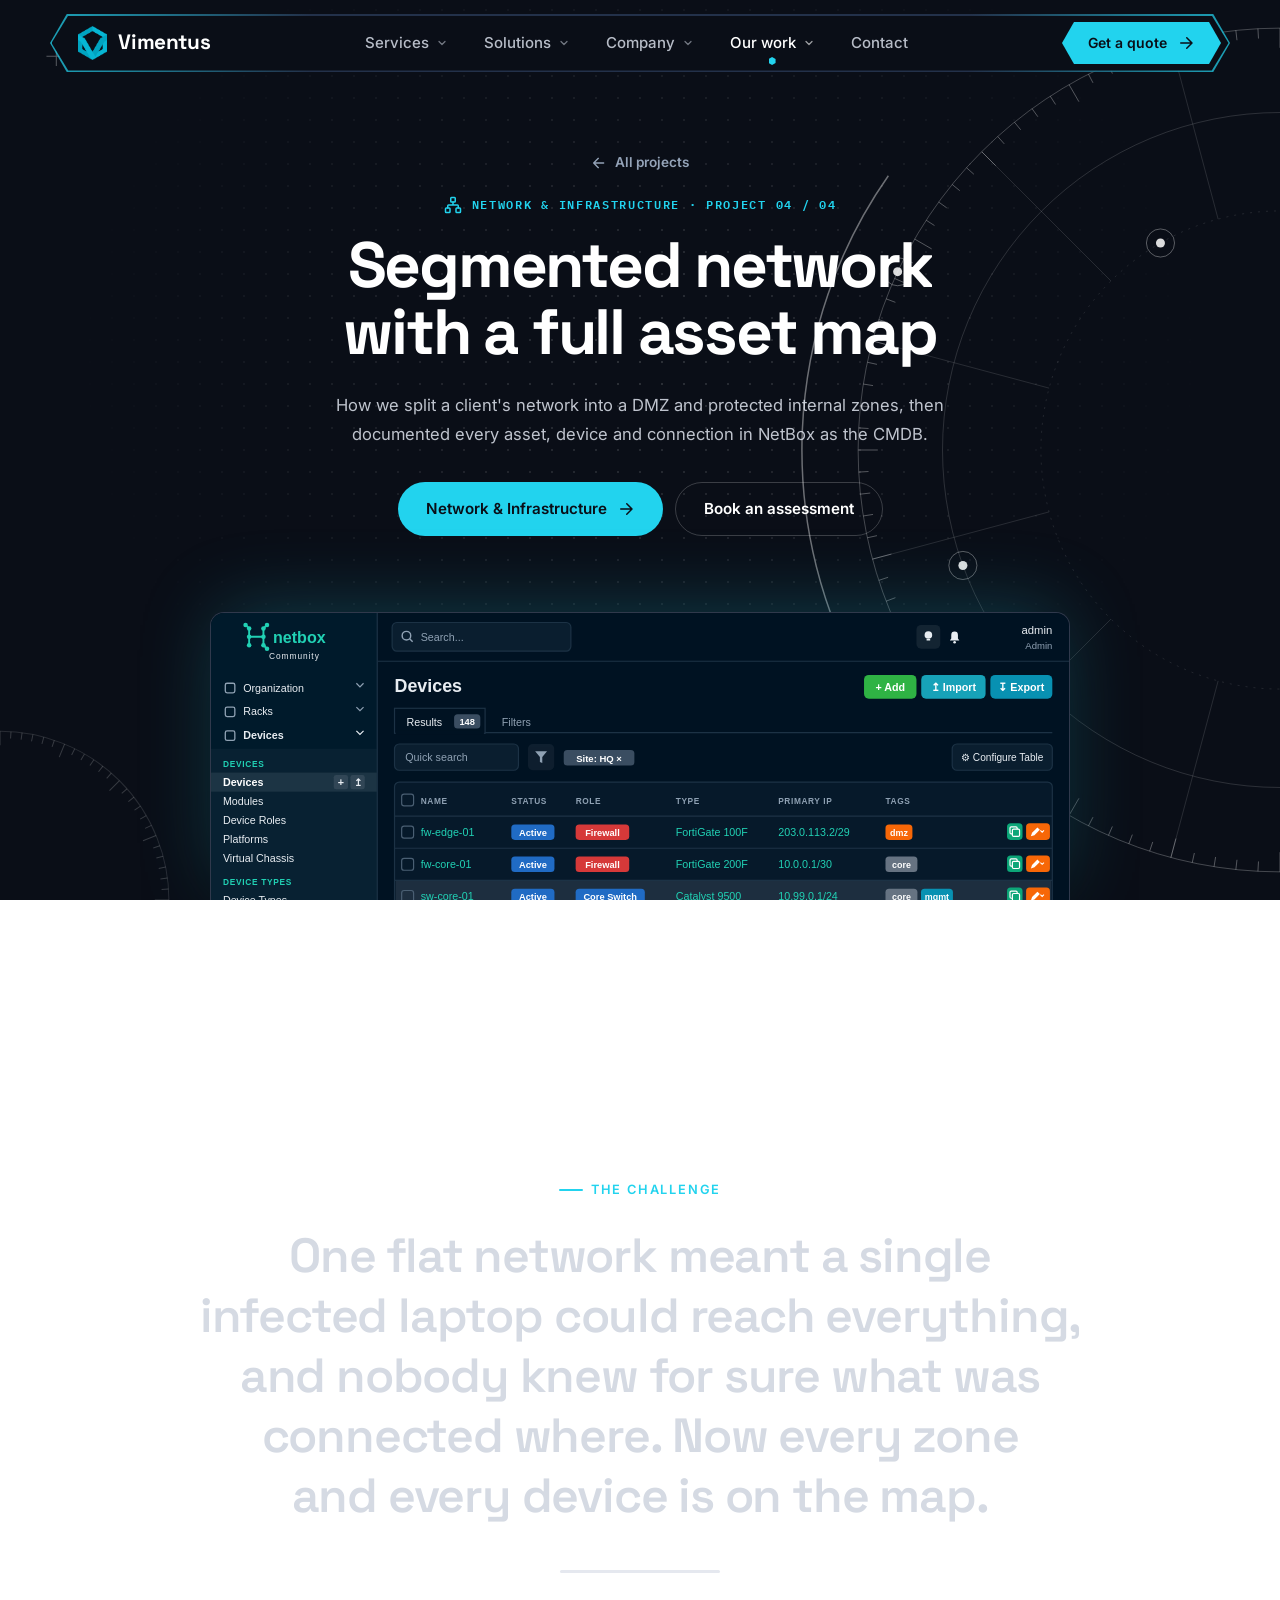
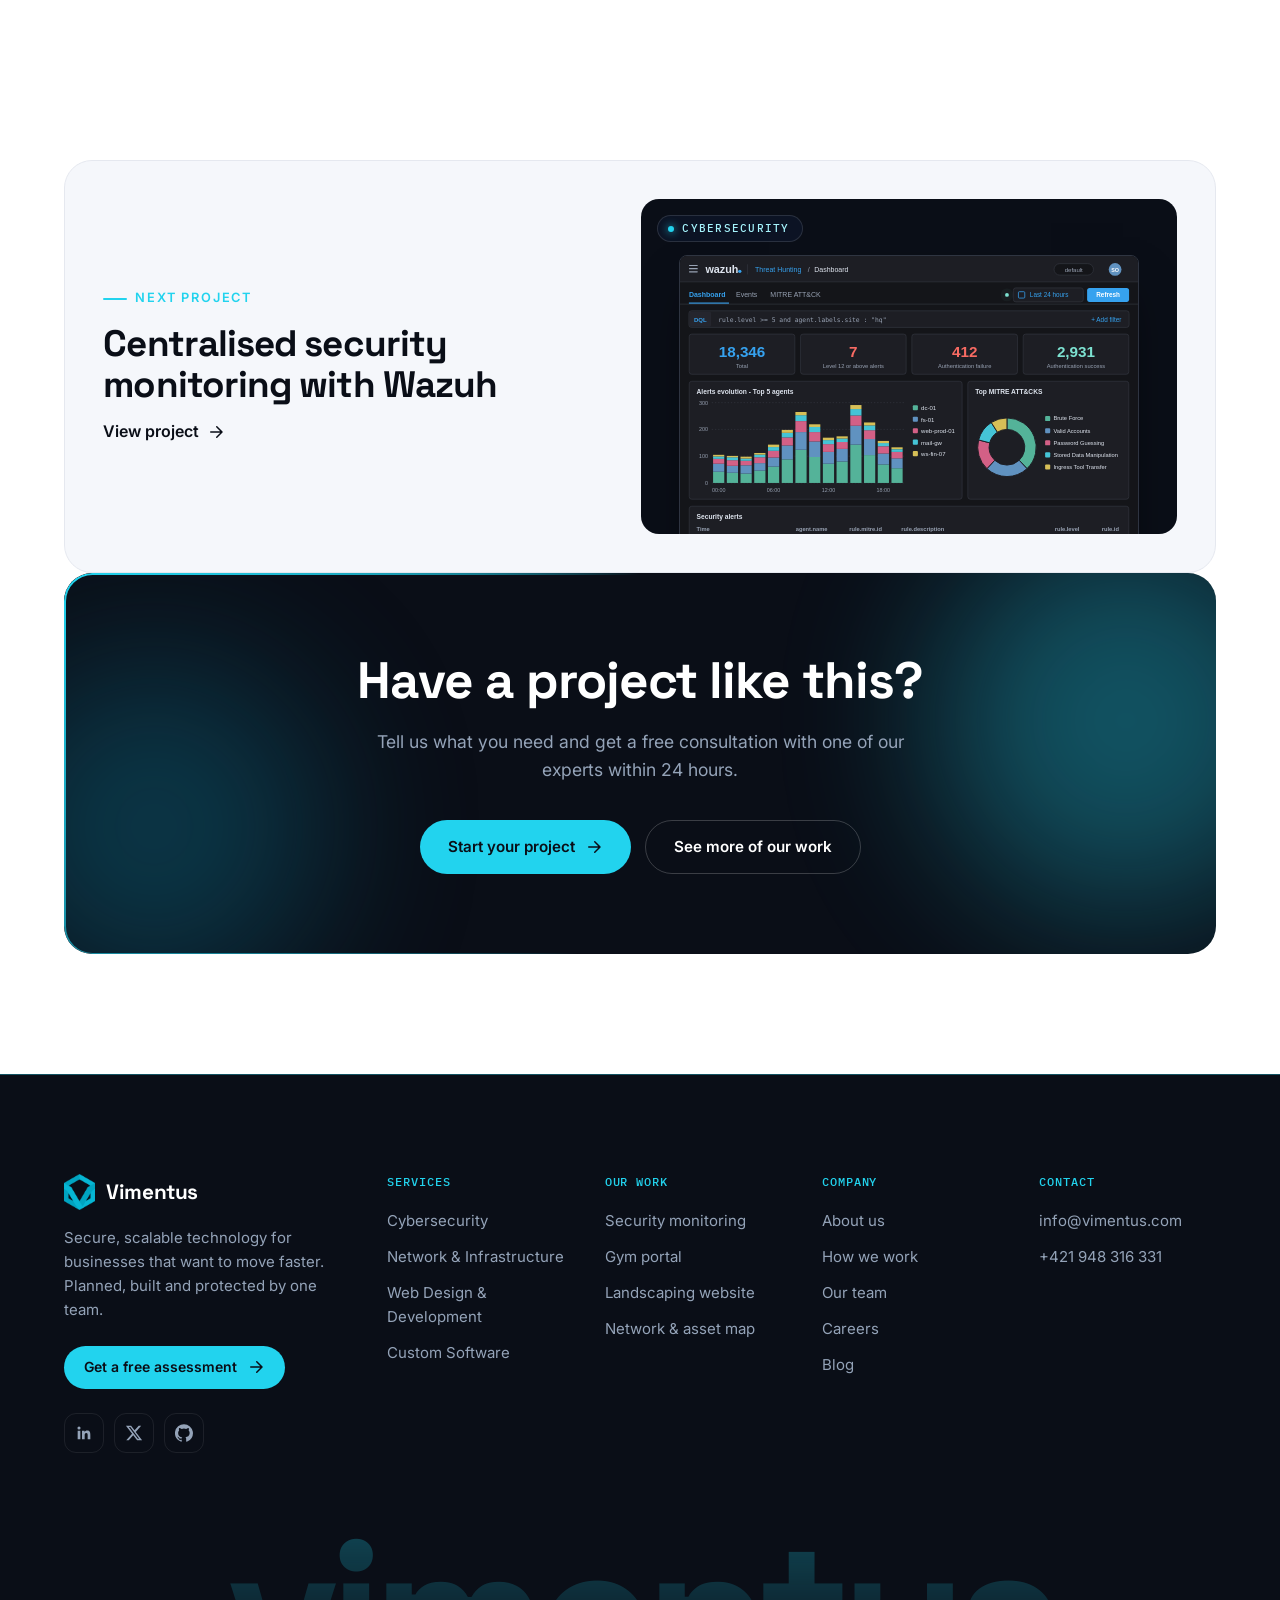
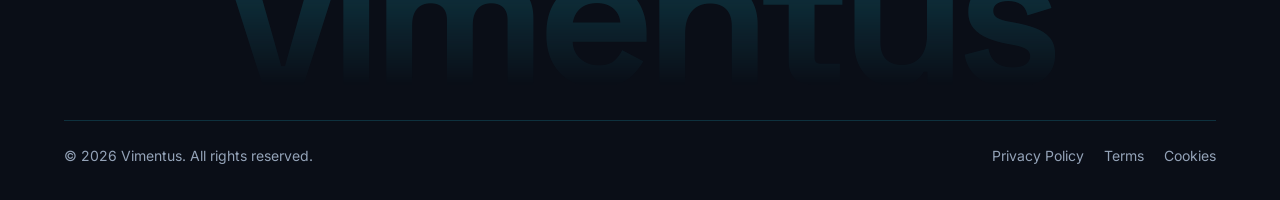
<file: work/segmented-network-asset-map.html>
<!DOCTYPE html>
<html lang="en">
<head>
  <meta charset="UTF-8" />
  <meta name="viewport" content="width=device-width, initial-scale=1.0" />
  <meta name="theme-color" content="#0a0e17" />
  <title>Segmented network with a full asset map — Vimentus</title>
  <meta name="description" content="How we split a client&#x27;s network into a DMZ and protected internal zones, then documented every asset, device and connection in NetBox as the CMDB." />

  <link rel="preconnect" href="https://fonts.googleapis.com" />
  <link rel="preconnect" href="https://fonts.gstatic.com" crossorigin />
  <link href="https://fonts.googleapis.com/css2?family=Inter:wght@400;500;600&family=Space+Grotesk:wght@500;600;700&family=IBM+Plex+Mono:wght@500;600&display=swap" rel="stylesheet" />
  <link rel="icon" type="image/png" href="../img/favicon.png" />
  <link rel="stylesheet" href="../styles.css" />
</head>
<body class="project-page">

  <!-- Hidden SVG icon sprite (reuse with <svg><use href="#i-name"/></svg>) -->
  <svg width="0" height="0" style="position:absolute" aria-hidden="true">
    <defs>
      <symbol id="i-shield" viewBox="0 0 24 24" fill="none" stroke="currentColor" stroke-width="2" stroke-linecap="round" stroke-linejoin="round"><path d="M12 22s8-4 8-10V5l-8-3-8 3v7c0 6 8 10 8 10z"/><path d="m9 12 2 2 4-4"/></symbol>
      <symbol id="i-network" viewBox="0 0 24 24" fill="none" stroke="currentColor" stroke-width="2" stroke-linecap="round" stroke-linejoin="round"><rect x="9" y="2" width="6" height="6" rx="1"/><rect x="2" y="16" width="6" height="6" rx="1"/><rect x="16" y="16" width="6" height="6" rx="1"/><path d="M5 16v-3a1 1 0 0 1 1-1h12a1 1 0 0 1 1 1v3M12 12V8"/></symbol>
      <symbol id="i-web" viewBox="0 0 24 24" fill="none" stroke="currentColor" stroke-width="2" stroke-linecap="round" stroke-linejoin="round"><rect x="2" y="3" width="20" height="14" rx="2"/><path d="M8 21h8M12 17v4M7 8l-2 2 2 2M17 8l2 2-2 2M13 7l-2 6"/></symbol>
      <symbol id="i-code" viewBox="0 0 24 24" fill="none" stroke="currentColor" stroke-width="2" stroke-linecap="round" stroke-linejoin="round"><path d="m16 18 6-6-6-6M8 6l-6 6 6 6"/></symbol>
      <symbol id="i-arrow" viewBox="0 0 24 24" fill="none" stroke="currentColor" stroke-width="2" stroke-linecap="round" stroke-linejoin="round"><path d="M5 12h14M13 5l7 7-7 7"/></symbol>
      <symbol id="i-chev" viewBox="0 0 24 24" fill="none" stroke="currentColor" stroke-width="2.5" stroke-linecap="round" stroke-linejoin="round"><path d="m6 9 6 6 6-6"/></symbol>
      <symbol id="i-bolt" viewBox="0 0 24 24" fill="none" stroke="currentColor" stroke-width="2" stroke-linecap="round" stroke-linejoin="round"><path d="M13 2 3 14h9l-1 8 10-12h-9l1-8z"/></symbol>
      <symbol id="i-users" viewBox="0 0 24 24" fill="none" stroke="currentColor" stroke-width="2" stroke-linecap="round" stroke-linejoin="round"><path d="M17 21v-2a4 4 0 0 0-4-4H5a4 4 0 0 0-4 4v2"/><circle cx="9" cy="7" r="4"/><path d="M23 21v-2a4 4 0 0 0-3-3.87M16 3.13a4 4 0 0 1 0 7.75"/></symbol>
      <symbol id="i-clock" viewBox="0 0 24 24" fill="none" stroke="currentColor" stroke-width="2" stroke-linecap="round" stroke-linejoin="round"><circle cx="12" cy="12" r="10"/><path d="M12 6v6l4 2"/></symbol>
      <symbol id="i-building" viewBox="0 0 24 24" fill="none" stroke="currentColor" stroke-width="2" stroke-linecap="round" stroke-linejoin="round"><rect x="4" y="2" width="16" height="20" rx="2"/><path d="M9 22v-4h6v4M8 6h.01M16 6h.01M12 6h.01M12 10h.01M12 14h.01M16 10h.01M16 14h.01M8 10h.01M8 14h.01"/></symbol>
      <symbol id="i-cart" viewBox="0 0 24 24" fill="none" stroke="currentColor" stroke-width="2" stroke-linecap="round" stroke-linejoin="round"><circle cx="9" cy="21" r="1"/><circle cx="20" cy="21" r="1"/><path d="M1 1h4l2.68 13.39a2 2 0 0 0 2 1.61h9.72a2 2 0 0 0 2-1.61L23 6H6"/></symbol>
      <symbol id="i-heart" viewBox="0 0 24 24" fill="none" stroke="currentColor" stroke-width="2" stroke-linecap="round" stroke-linejoin="round"><path d="M22 12h-4l-3 9L9 3l-3 9H2"/></symbol>
      <symbol id="i-bank" viewBox="0 0 24 24" fill="none" stroke="currentColor" stroke-width="2" stroke-linecap="round" stroke-linejoin="round"><path d="M3 21h18M3 10h18M5 6l7-3 7 3M4 10v11M20 10v11M8 14v3M12 14v3M16 14v3"/></symbol>
      <symbol id="i-cloud" viewBox="0 0 24 24" fill="none" stroke="currentColor" stroke-width="2" stroke-linecap="round" stroke-linejoin="round"><path d="M18 10h-1.26A8 8 0 1 0 9 20h9a5 5 0 0 0 0-10z"/></symbol>
      <symbol id="i-rocket" viewBox="0 0 24 24" fill="none" stroke="currentColor" stroke-width="2" stroke-linecap="round" stroke-linejoin="round"><path d="M4.5 16.5c-1.5 1.26-2 5-2 5s3.74-.5 5-2c.71-.84.7-2.13-.09-2.91a2.18 2.18 0 0 0-2.91-.09zM12 15l-3-3a22 22 0 0 1 2-3.95A12.88 12.88 0 0 1 22 2c0 2.72-.78 7.5-6 11a22.35 22.35 0 0 1-4 2z"/><path d="M9 12H4s.55-3.03 2-4c1.62-1.08 5 0 5 0M12 15v5s3.03-.55 4-2c1.08-1.62 0-5 0-5"/></symbol>
      <symbol id="i-info" viewBox="0 0 24 24" fill="none" stroke="currentColor" stroke-width="2" stroke-linecap="round" stroke-linejoin="round"><circle cx="12" cy="12" r="10"/><path d="M12 16v-4M12 8h.01"/></symbol>
      <symbol id="i-briefcase" viewBox="0 0 24 24" fill="none" stroke="currentColor" stroke-width="2" stroke-linecap="round" stroke-linejoin="round"><rect x="2" y="7" width="20" height="14" rx="2"/><path d="M16 21V5a2 2 0 0 0-2-2h-4a2 2 0 0 0-2 2v16"/></symbol>
      <symbol id="i-book" viewBox="0 0 24 24" fill="none" stroke="currentColor" stroke-width="2" stroke-linecap="round" stroke-linejoin="round"><path d="M4 19.5A2.5 2.5 0 0 1 6.5 17H20V2H6.5A2.5 2.5 0 0 0 4 4.5v15z"/><path d="M6.5 17A2.5 2.5 0 0 0 4 19.5 2.5 2.5 0 0 0 6.5 22H20v-5"/></symbol>
      <symbol id="i-mail" viewBox="0 0 24 24" fill="none" stroke="currentColor" stroke-width="2" stroke-linecap="round" stroke-linejoin="round"><rect x="2" y="4" width="20" height="16" rx="2"/><path d="m22 6-10 7L2 6"/></symbol>
      <symbol id="i-search" viewBox="0 0 24 24" fill="none" stroke="currentColor" stroke-width="2" stroke-linecap="round" stroke-linejoin="round"><circle cx="11" cy="11" r="8"/><path d="m21 21-4.35-4.35"/></symbol>
      <symbol id="i-map" viewBox="0 0 24 24" fill="none" stroke="currentColor" stroke-width="2" stroke-linecap="round" stroke-linejoin="round"><path d="m1 6 7-4 8 4 7-4v16l-7 4-8-4-7 4z"/><path d="M8 2v16M16 6v16"/></symbol>
      <symbol id="i-quote" viewBox="0 0 24 24" fill="currentColor"><path d="M4 11c0-3.3 2.7-6 6-6v2c-2.2 0-4 1.8-4 4h4v8H4v-8zm10 0c0-3.3 2.7-6 6-6v2c-2.2 0-4 1.8-4 4h4v8h-6v-8z"/></symbol>
      <symbol id="i-linkedin" viewBox="0 0 24 24" fill="currentColor"><path d="M20.45 20.45h-3.56v-5.57c0-1.33-.02-3.04-1.85-3.04-1.85 0-2.14 1.45-2.14 2.94v5.67H9.35V9h3.41v1.56h.05c.48-.9 1.64-1.85 3.37-1.85 3.6 0 4.27 2.37 4.27 5.46v6.28zM5.34 7.43a2.06 2.06 0 1 1 0-4.13 2.06 2.06 0 0 1 0 4.13zM7.12 20.45H3.56V9h3.56v11.45z"/></symbol>
      <symbol id="i-x" viewBox="0 0 24 24" fill="currentColor"><path d="M18.24 2.25h3.31l-7.23 8.26 8.5 11.24h-6.65l-5.21-6.82-5.97 6.82H1.68l7.73-8.84L1.25 2.25h6.83l4.71 6.23 5.45-6.23zm-1.16 17.52h1.83L7.08 4.13H5.12l11.96 15.64z"/></symbol>
      <symbol id="i-github" viewBox="0 0 24 24" fill="currentColor"><path d="M12 .3a12 12 0 0 0-3.8 23.4c.6.1.8-.3.8-.6v-2c-3.3.7-4-1.6-4-1.6-.6-1.4-1.4-1.8-1.4-1.8-1-.7.1-.7.1-.7 1.2.1 1.8 1.2 1.8 1.2 1 1.8 2.8 1.3 3.5 1 0-.8.4-1.3.7-1.6-2.7-.3-5.5-1.3-5.5-6 0-1.2.5-2.3 1.3-3.1-.2-.4-.6-1.6 0-3.2 0 0 1-.3 3.4 1.2a11.5 11.5 0 0 1 6 0c2.3-1.5 3.3-1.2 3.3-1.2.6 1.6.2 2.8 0 3.2.9.8 1.3 1.9 1.3 3.2 0 4.6-2.8 5.6-5.5 5.9.5.4.9 1.1.9 2.2v3.3c0 .3.1.7.8.6A12 12 0 0 0 12 .3"/></symbol>
    </defs>
  </svg>

  <div class="scroll-progress" aria-hidden="true"></div>
  <!-- =====================================================
       NAVBAR
       ===================================================== -->
  <header class="nav" id="nav">
    <div class="container nav__inner">
      <a href="../index.html" class="logo" aria-label="Vimentus home">
        <img class="logo__mark" src="../img/logo.png" alt="" width="347" height="400" />
        <span>Vimentus</span>
      </a>

      <nav aria-label="Main">
        <ul class="nav__menu" id="navMenu">

          <!-- Services -->
          <li class="nav__item has-mega">
            <button class="nav__link" aria-expanded="false">Services <svg class="chev"><use href="#i-chev"/></svg></button>
            <div class="mega">
              <div class="mega__in">
                <div class="mega__cards">
                  <a href="../services/cybersecurity.html" class="mcard" style="--k:0">
                    <img data-src="../img/menu/cyber.jpg" alt="" width="800" height="560" decoding="async" />
                    <span class="mcard__text"><span class="mega__icon"><svg><use href="#i-shield"/></svg></span><span class="mega__title">Cybersecurity</span><span class="mega__desc"><span>Audits, pentesting, SOC &amp; threat protection.</span></span></span>
                  </a>
                  <a href="../services/network-infrastructure.html" class="mcard" style="--k:1">
                    <img data-src="../img/menu/infra.jpg" alt="" width="800" height="560" decoding="async" />
                    <span class="mcard__text"><span class="mega__icon"><svg><use href="#i-network"/></svg></span><span class="mega__title">Network &amp; Infrastructure</span><span class="mega__desc"><span>Design, deployment and 24/7 monitoring.</span></span></span>
                  </a>
                  <a href="../services/web-development.html" class="mcard" style="--k:2">
                    <img data-src="../img/menu/web.jpg" alt="" width="800" height="560" decoding="async" />
                    <span class="mcard__text"><span class="mega__icon"><svg><use href="#i-web"/></svg></span><span class="mega__title">Web Design &amp; Development</span><span class="mega__desc"><span>Fast, beautiful sites and web apps.</span></span></span>
                  </a>
                  <a href="../services/custom-software.html" class="mcard" style="--k:3">
                    <img data-src="../img/menu/software.jpg" alt="" width="800" height="560" decoding="async" />
                    <span class="mcard__text"><span class="mega__icon"><svg><use href="#i-code"/></svg></span><span class="mega__title">Custom Software</span><span class="mega__desc"><span>Tailor-made tools built around your workflow.</span></span></span>
                  </a>
                </div>
                <a href="../contact.html" class="mega__strip" style="--k:4"><span><b>Free security assessment</b><em>Find out where your business is exposed — in under a week.</em></span><span class="mega__go">Book now <svg><use href="#i-arrow"/></svg></span></a>
              </div>
            </div>
          </li>

          <!-- Solutions -->
          <li class="nav__item has-mega">
            <button class="nav__link" aria-expanded="false">Solutions <svg class="chev"><use href="#i-chev"/></svg></button>
            <div class="mega mega--hexes">
              <div class="mega__in">
                <div class="mega__hexes">
                  <div class="mega__group" role="group" aria-label="By industry" style="--k:0">
                    <a href="../solutions/finance.html" class="hexlink" style="--k:0"><span class="hexlink__hex"><svg><use href="#i-bank"/></svg></span><span class="mega__title">Finance</span><span class="mega__desc">Compliance-ready systems.</span></a>
                    <a href="../solutions/healthcare.html" class="hexlink" style="--k:1"><span class="hexlink__hex"><svg><use href="#i-heart"/></svg></span><span class="mega__title">Healthcare</span><span class="mega__desc">Protect patient data.</span></a>
                    <a href="../solutions/ecommerce.html" class="hexlink" style="--k:2"><span class="hexlink__hex"><svg><use href="#i-cart"/></svg></span><span class="mega__title">E-commerce</span><span class="mega__desc">Stores that scale.</span></a>
                    <a href="../solutions/enterprise.html" class="hexlink" style="--k:3"><span class="hexlink__hex"><svg><use href="#i-building"/></svg></span><span class="mega__title">Enterprise</span><span class="mega__desc">Modernise legacy IT.</span></a>
                  </div>
                  <div class="mega__group" role="group" aria-label="By need" style="--k:4">
                    <a href="../solutions/cloud-migration.html" class="hexlink" style="--k:4"><span class="hexlink__hex"><svg><use href="#i-cloud"/></svg></span><span class="mega__title">Cloud Migration</span><span class="mega__desc">Move safely to the cloud.</span></a>
                    <a href="../solutions/startups.html" class="hexlink" style="--k:5"><span class="hexlink__hex"><svg><use href="#i-rocket"/></svg></span><span class="mega__title">Startups</span><span class="mega__desc">From MVP to launch.</span></a>
                  </div>
                </div>
              </div>
            </div>
          </li>

          <!-- Company -->
          <li class="nav__item has-mega">
            <button class="nav__link" aria-expanded="false">Company <svg class="chev"><use href="#i-chev"/></svg></button>
            <div class="mega mega--hexes mega--few">
              <div class="mega__in">
                <div class="mega__hexes">
                  <div class="mega__group" role="group" aria-label="Company" style="--k:0">
                    <a href="../about.html" class="hexlink" style="--k:0"><span class="hexlink__hex"><svg><use href="#i-info"/></svg></span><span class="mega__title">About Us</span><span class="mega__desc">Our story and mission.</span></a>
                    <a href="../team.html" class="hexlink" style="--k:1"><span class="hexlink__hex"><svg><use href="#i-users"/></svg></span><span class="mega__title">Our Team</span><span class="mega__desc">Meet the experts.</span></a>
                    <a href="../careers.html" class="hexlink" style="--k:2"><span class="hexlink__hex"><svg><use href="#i-briefcase"/></svg></span><span class="mega__title">Careers</span><span class="mega__desc">Join us — we're hiring.</span></a>
                    <a href="../blog.html" class="hexlink" style="--k:3"><span class="hexlink__hex"><svg><use href="#i-book"/></svg></span><span class="mega__title">Blog &amp; Insights</span><span class="mega__desc">News, guides and research.</span></a>
                  </div>
                </div>
              </div>
            </div>
          </li>

          <!-- Our work -->
          <li class="nav__item has-mega">
            <button class="nav__link" aria-expanded="false">Our work <svg class="chev"><use href="#i-chev"/></svg></button>
            <div class="mega">
              <div class="mega__in">
                <div class="mega__cards">
                  <a href="../work/security-monitoring-wazuh.html" class="pcard" style="--k:0">
                    <span class="pcard__shot"><img data-src="../img/menu/work-wazuh.jpg" alt="" width="640" height="400" decoding="async" /></span>
                    <span class="pcard__text"><span class="mega__icon"><svg><use href="#i-shield"/></svg></span><span class="mega__title">Security monitoring with Wazuh</span><span class="mega__desc">Open-source SIEM, EDR and network watch.</span></span>
                  </a>
                  <a href="../work/gym-admin-portal-qr-access.html" class="pcard" style="--k:1">
                    <span class="pcard__shot"><img data-src="../img/menu/work-gym.jpg" alt="" width="640" height="400" decoding="async" /></span>
                    <span class="pcard__text"><span class="mega__icon"><svg><use href="#i-code"/></svg></span><span class="mega__title">Gym portal with QR access</span><span class="mega__desc">Members get in with a code on their phone.</span></span>
                  </a>
                  <a href="../work/landscaping-company-website.html" class="pcard" style="--k:2">
                    <span class="pcard__shot"><img data-src="../img/menu/work-garden.jpg" alt="" width="640" height="400" decoding="async" /></span>
                    <span class="pcard__text"><span class="mega__icon"><svg><use href="#i-web"/></svg></span><span class="mega__title">Landscaping company website</span><span class="mega__desc">3D, parallax and fast on any device.</span></span>
                  </a>
                  <a href="../work/segmented-network-asset-map.html" class="pcard" style="--k:3">
                    <span class="pcard__shot"><img data-src="../img/menu/work-netbox.jpg" alt="" width="640" height="400" decoding="async" /></span>
                    <span class="pcard__text"><span class="mega__icon"><svg><use href="#i-network"/></svg></span><span class="mega__title">Segmented network &amp; asset map</span><span class="mega__desc">DMZ, protected zones, all in NetBox.</span></span>
                  </a>
                </div>
                <a href="../index.html#work" class="mega__strip" style="--k:4"><span><b>See all our work</b><em>Real projects, planned, built and secured by one team.</em></span><span class="mega__go">View projects <svg><use href="#i-arrow"/></svg></span></a>
              </div>
            </div>
          </li>
          <li class="nav__item"><a href="../contact.html" class="nav__link">Contact</a></li>
          <!-- phone menu only -->
          <li class="nav__foot">
            <a href="../contact.html" class="btn btn--primary">Get a quote <svg><use href="#i-arrow"/></svg></a>
            <p><a href="mailto:info@vimentus.com">info@vimentus.com</a><a href="tel:+421948316331">+421 948 316 331</a></p>
          </li>
        </ul>
      </nav>

      <div class="nav__actions">
        <a href="../contact.html" class="btn btn--primary btn--sm">Get a quote <svg><use href="#i-arrow"/></svg></a>
        <button class="nav__toggle" id="navToggle" aria-label="Open menu" aria-expanded="false" aria-controls="navMenu">
          <span></span><span></span><span></span>
        </button>
      </div>
    </div>
  </header>

  <main>
    <!-- =====================================================
         PROJECT HERO (navy): title, intro, buttons; the project's screen rises
         from the bottom edge and lifts / zooms a little as you scroll
         ===================================================== -->
    <section class="proj-hero" aria-labelledby="proj-title">
      <div class="proj-hero__inner">
        <a class="proj-back" href="../index.html#work"><svg><use href="#i-arrow"/></svg> All projects</a>
        <span class="proj-kicker"><svg><use href="#i-network"/></svg>Network &amp; Infrastructure · Project 04 / 04</span>
        <h1 id="proj-title" class="proj-title split" data-split>Segmented network with a full asset map</h1>
        <p class="proj-lead">How we split a client&#x27;s network into a DMZ and protected internal zones, then documented every asset, device and connection in NetBox as the CMDB.</p>
        <div class="proj-actions">
          <a class="btn btn--primary" href="../services/network-infrastructure.html">Network &amp; Infrastructure <svg><use href="#i-arrow"/></svg></a>
          <a class="btn btn--ghost" href="../contact.html">Book an assessment</a>
        </div>
      </div>
      <div class="proj-shot-wrap" data-parallax="-0.12">
        <figure class="proj-shot"><img src="../img/work/netbox-devices.svg" alt="NetBox device list showing the client&#x27;s firewalls, switches and servers with their roles, IP addresses and zone tags such as DMZ, internal and management" width="720" height="560" decoding="async" fetchpriority="high"></figure>
      </div>
    </section>

    <!-- =====================================================
         THE CHALLENGE: pinned while the statement fills in word by word;
         the punchline (<em>) gets a cyan highlighter stroke (styles: "Project pages")
         ===================================================== -->
    <section class="pchallenge" aria-label="The challenge" data-pin-track>
      <div class="pchallenge__stage">
        <div class="container pchallenge__content">
          <span class="eyebrow">The challenge</span>
          <p class="pchallenge__text" data-scrub>One flat network meant a single infected laptop could reach everything, and nobody knew for sure what was connected where. <em>Now every zone and every device is on the map.</em></p>
          <span class="pchallenge__bar" aria-hidden="true"></span>
        </div>
      </div>
    </section>

    <!-- =====================================================
         NEXT PROJECT
         ===================================================== -->
    <section class="section pnext">
      <div class="container">
        <a class="pnext__card" href="security-monitoring-wazuh.html" data-reveal="clip-up">
          <span class="pnext__text">
            <span class="eyebrow">Next project</span>
            <span class="pnext__title">Centralised security monitoring with Wazuh</span>
            <span class="link-arrow">View project <svg><use href="#i-arrow"/></svg></span>
          </span>
          <span class="pnext__window" aria-hidden="true">
            <span class="work-tag">Cybersecurity</span>
            <figure class="pnext__shot"><img src="../img/work/wazuh-dashboard.svg" alt="Wazuh security dashboard showing alert counts, alerts per agent over the last 24 hours, top MITRE ATT&amp;CK techniques and a list of security alerts" width="720" height="560" loading="lazy" decoding="async"></figure>
          </span>
        </a>
      </div>
    </section>

    <!-- =====================================================
         CTA
         ===================================================== -->
    <section class="container" id="cta">
      <div class="cta glow-border glow-border--always" data-reveal="zoom">
        <div class="orb orb--cyan" data-parallax="0.2" style="width:380px;height:380px;top:-160px;right:-100px"></div>
        <div class="orb orb--teal" data-parallax="-0.2" style="width:340px;height:340px;bottom:-160px;left:-80px"></div>
        <h2>Have a project like this?</h2>
        <p>Tell us what you need and get a free consultation with one of our experts within 24 hours.</p>
        <div class="cta__actions">
          <a href="../contact.html" class="btn btn--primary">Start your project <svg><use href="#i-arrow"/></svg></a>
          <a href="../index.html#work" class="btn btn--ghost">See more of our work</a>
        </div>
      </div>
    </section>
  </main>

  <!-- =====================================================
       FOOTER
       ===================================================== -->
  <footer class="footer">
    <div class="footer__inner">
      <div class="footer__top">
        <div class="footer__brand">
          <a href="../index.html" class="logo">
            <img class="logo__mark" src="../img/logo.png" alt="" width="347" height="400" />
            <span>Vimentus</span>
          </a>
          <p>Secure, scalable technology for businesses that want to move faster. Planned, built and protected by one team.</p>
          <a href="../contact.html" class="btn btn--primary btn--sm">Get a free assessment <svg><use href="#i-arrow"/></svg></a>
          <div class="socials">
            <a href="#" aria-label="LinkedIn"><svg><use href="#i-linkedin"/></svg></a>
            <a href="#" aria-label="X"><svg><use href="#i-x"/></svg></a>
            <a href="#" aria-label="GitHub"><svg><use href="#i-github"/></svg></a>
          </div>
        </div>

        <nav class="footer__col" aria-label="Services">
          <h4>Services</h4>
          <a href="../services/cybersecurity.html">Cybersecurity</a>
          <a href="../services/network-infrastructure.html">Network &amp; Infrastructure</a>
          <a href="../services/web-development.html">Web Design &amp; Development</a>
          <a href="../services/custom-software.html">Custom Software</a>
        </nav>

        <nav class="footer__col" aria-label="Our work">
          <h4>Our work</h4>
          <a href="../work/security-monitoring-wazuh.html">Security monitoring</a>
          <a href="../work/gym-admin-portal-qr-access.html">Gym portal</a>
          <a href="../work/landscaping-company-website.html">Landscaping website</a>
          <a href="../work/segmented-network-asset-map.html">Network &amp; asset map</a>
        </nav>

        <nav class="footer__col" aria-label="Company">
          <h4>Company</h4>
          <a href="../about.html">About us</a>
          <a href="../index.html#process">How we work</a>
          <a href="../team.html">Our team</a>
          <a href="../careers.html">Careers</a>
          <a href="../blog.html">Blog</a>
        </nav>

        <div class="footer__col">
          <h4>Contact</h4>
          <a href="mailto:info@vimentus.com">info@vimentus.com</a>
          <a href="tel:+421948316331">+421 948 316 331</a>
        </div>
      </div>

      <div class="footer__word" aria-hidden="true">vimentus</div>

      <div class="footer__bottom">
        <span>&copy; <span id="year"></span> Vimentus. All rights reserved.</span>
        <nav class="footer__legal" aria-label="Legal">
          <a href="../privacy.html">Privacy Policy</a>
          <a href="../terms.html">Terms</a>
          <a href="../cookies.html">Cookies</a>
        </nav>
      </div>
    </div>
  </footer>

  <script src="../script.js"></script>
</body>
</html>
</file>
<file: styles.css>
/* =========================================================
   THEME — change your brand colors here
   ========================================================= */
:root {
  /* 4 main brand colors */
  --color-navy:    #0a0e17;   /* dark base (hero, footer, text) */
  --color-accent:  #22d3ee;   /* primary accent (cyan) */
  --color-teal:    #0e7490;   /* deep version of the accent: readable text / icons on white */
  --color-white:   #ffffff;   /* light section backgrounds */

  /* Supporting neutrals (derived from the palette) */
  --color-navy-2:  #111827;   /* slightly lighter navy for cards on dark */
  --color-surface: #f5f7fb;   /* very light alt background */
  --color-text:    #0a0e17;
  --color-muted:   #5b6475;
  --color-muted-dark: #94a3b8;
  --color-border:  #e5e8ef;
  --color-border-dark: rgba(255, 255, 255, 0.08);

  /* Gradients */
  /* Gradients are for TITLES only (.gradient-text on highlighted heading words):
     left to right, plain cyan for the first 40%, then easing into the logo's deeper cyan
     (readable on both white and navy). */
  --gradient-text:  linear-gradient(90deg, var(--color-accent) 0%, var(--color-accent) 40%, #0891b2 100%);
  /* Everything else is solid cyan (kept as a token so it can change in one place) */
  --gradient-brand: var(--color-accent);

  /* Typography */
  --font-heading: "Space Grotesk", system-ui, sans-serif;
  --font-body: "Inter", system-ui, sans-serif;

  /* Layout */
  --container: 1200px;
  --radius-sm: 10px;
  --radius: 18px;
  --radius-lg: 28px;
  --nav-height: 76px;

  /* Effects */
  --shadow-sm: 0 2px 8px rgba(10, 14, 23, 0.06);
  --shadow:    0 18px 50px -12px rgba(10, 14, 23, 0.18);
  --shadow-glow: 0 0 40px rgba(34, 211, 238, 0.35);
  --ease: cubic-bezier(0.22, 1, 0.36, 1);
}

/* =========================================================
   BASE
   ========================================================= */
*,
*::before,
*::after { box-sizing: border-box; margin: 0; padding: 0; }

html { scroll-behavior: smooth; background: var(--color-navy); } /* navy: what shows behind the phone's bars and when the page bounces */

body {
  font-family: var(--font-body);
  color: var(--color-text);
  background: var(--color-navy);
  line-height: 1.6;
  -webkit-font-smoothing: antialiased;
}
main { background: var(--color-white); padding-bottom: 120px; } /* the gap above the footer */
.main--home { padding-bottom: 0; }
/* Clip anything wider than the screen, on both html and body: phones ignore it on body
   alone and zoom out instead. "clip" (unlike "hidden") keeps the pinned sections working. */
html, body { overflow-x: hidden; }
@supports (overflow: clip) { html, body { overflow-x: clip; } }

img, svg { display: block; max-width: 100%; }
a { color: inherit; text-decoration: none; }
ul { list-style: none; }
button { font: inherit; cursor: pointer; border: none; background: none; color: inherit; }

h1, h2, h3, h4 {
  font-family: var(--font-heading);
  line-height: 1.1;
  letter-spacing: -0.02em;
}

.container {
  width: 100%;
  max-width: var(--container);
  margin: 0 auto;
  padding: 0 24px;
}

.gradient-text {
  background: var(--gradient-text);
  -webkit-background-clip: text;
  background-clip: text;
  color: transparent;
}

.section { padding: 120px 0; position: relative; overflow: hidden; }
.section--alt { background: var(--color-surface); }

.section-head { max-width: 680px; margin-bottom: 64px; }
.section-head--center { margin-left: auto; margin-right: auto; text-align: center; }
.section-head h2 { font-size: clamp(2rem, 4vw, 3rem); margin: 14px 0 18px; }
.section-head p { color: var(--color-muted); font-size: 1.1rem; }

.eyebrow {
  display: inline-flex;
  align-items: center;
  gap: 8px;
  font-size: 0.8rem;
  font-weight: 600;
  letter-spacing: 0.14em;
  text-transform: uppercase;
  color: var(--color-accent);
}
.eyebrow::before {
  content: "";
  width: 24px;
  height: 2px;
  background: var(--color-accent);
  border-radius: 2px;
}

/* =========================================================
   BUTTONS
   ========================================================= */
.btn {
  display: inline-flex;
  align-items: center;
  gap: 10px;
  padding: 14px 28px;
  border-radius: 999px;
  font-weight: 600;
  font-size: 0.95rem;
  transition: transform 0.3s var(--ease), box-shadow 0.3s var(--ease), background 0.3s;
  position: relative;
  overflow: hidden;
}
.btn svg { width: 18px; height: 18px; transition: transform 0.3s var(--ease); }
.btn:hover svg { transform: translateX(4px); }

.btn--primary {
  background: var(--color-accent);
  color: var(--color-navy);
}
.btn--primary:hover { transform: translateY(-2px); box-shadow: var(--shadow-glow); }

.btn--ghost {
  border: 1px solid rgba(255, 255, 255, 0.2);
  color: var(--color-white);
}
.btn--ghost:hover { background: rgba(255, 255, 255, 0.08); border-color: var(--color-accent); }

.btn--dark { background: var(--color-navy); color: var(--color-white); }
.btn--dark:hover { transform: translateY(-2px); box-shadow: var(--shadow); }

.btn--sm { padding: 10px 20px; font-size: 0.875rem; }

/* =========================================================
   NAVBAR — a floating solid bar in the logo's shape: a hexagon stretched sideways
   --bar-* = its size; --hx = how far its points reach in (a regular hexagon's angle).
   script.js ("Navbar") opens the panels (.is-open), slides .nav__glide under the hovered
   link and marks where you are (.is-here).
   ========================================================= */
:root { --bar-h: 58px; --bar-top: 14px; --bar-side: 16px; --bar-max: 1180px; }
.nav {
  position: fixed;
  inset: 0 0 auto 0;
  height: var(--nav-height);
  z-index: 100;
  padding: var(--bar-top) var(--bar-side) 0;
  pointer-events: none; /* only the bar itself, not the air around it */
}
.nav__inner {
  --hx: calc(var(--bar-h) * 0.2887);
  position: relative;
  isolation: isolate;
  display: flex;
  align-items: center;
  justify-content: space-between;
  gap: 20px;
  height: var(--bar-h);
  max-width: var(--bar-max);
  padding: 0 9px 0 28px;
  pointer-events: auto;
}
.nav__inner::before,
.nav__inner::after { /* the cyan rim, and the solid navy on top of it */
  content: "";
  position: absolute;
  inset: 0;
  z-index: -2;
  clip-path: polygon(var(--hx) 0, calc(100% - var(--hx)) 0, 100% 50%, calc(100% - var(--hx)) 100%, var(--hx) 100%, 0 50%);
  background: linear-gradient(90deg, rgba(34, 211, 238, 0.75), #23314a 22%, #23314a 78%, rgba(34, 211, 238, 0.75));
}
.nav__inner::after { inset: 1.5px; z-index: -1; background: var(--color-navy); }

.logo {
  display: flex;
  align-items: center;
  gap: 11px;
  font-family: var(--font-heading);
  font-weight: 700;
  font-size: 1.3rem;
  letter-spacing: -0.02em;
  color: var(--color-white);
}
.logo__mark { /* company logo (img/logo.png, a web-sized copy of "img/Vimentus .png") */
  width: auto; height: 36px;
  flex: none;
}
.logo span span { color: var(--color-accent); }
.nav .logo__mark { height: 34px; transition: transform 0.6s var(--ease); }
.nav .logo:hover .logo__mark { transform: rotate(60deg); } /* a sixth of a turn: the hexagon lands on itself */

.nav__menu { display: flex; align-items: center; } /* not positioned: the panels and .nav__glide are placed on the whole bar */
.nav__item { display: flex; align-items: center; height: var(--bar-h); }
.nav__link {
  position: relative;
  z-index: 1;
  display: flex;
  align-items: center;
  gap: 7px;
  height: 38px;
  padding: 0 18px;
  color: rgba(226, 232, 244, 0.8);
  font-size: 0.94rem;
  font-weight: 500;
  white-space: nowrap;
  transition: color 0.25s;
}
.nav__link:hover,
.nav__item.is-open > .nav__link { color: var(--color-white); }
.nav__link .chev { width: 12px; height: 12px; opacity: 0.6; transition: transform 0.35s var(--ease), opacity 0.25s, color 0.25s; }
.nav__item.is-open .chev { transform: rotate(180deg); opacity: 1; color: var(--color-accent); }
.nav__link::after { /* where you are: a small hexagon */
  content: "";
  position: absolute;
  left: 50%;
  bottom: -3px;
  width: 7px;
  height: 8px;
  margin-left: -3.5px;
  clip-path: polygon(50% 0, 100% 25%, 100% 75%, 50% 100%, 0 75%, 0 25%);
  background: var(--color-accent);
  transform: scale(0);
  transition: transform 0.4s var(--ease);
}
.nav__item.is-here > .nav__link { color: var(--color-white); }
.nav__item.is-here > .nav__link::after { transform: none; }
.nav__glide { /* slides under the hovered link */
  position: absolute;
  left: 0;
  top: 50%;
  width: var(--w, 100px);
  height: 38px;
  margin-top: -19px;
  clip-path: polygon(11px 0, calc(100% - 11px) 0, 100% 50%, calc(100% - 11px) 100%, 11px 100%, 0 50%);
  background: rgba(34, 211, 238, 0.14);
  transform: translateX(var(--x, 0));
  opacity: 0;
  pointer-events: none;
  transition: opacity 0.25s, transform 0.45s var(--ease), width 0.45s var(--ease);
}
.nav__glide.is-on { opacity: 1; }

/* ---------- Dropdowns: all open in the same place, centred under the bar ----------
   Services = photo panels that widen (like "What we do"), Our work = project screens,
   Solutions / Company = hexagon tiles. Pictures (img/menu) load when the menu is first used. */
.mega {
  position: absolute;
  top: calc(100% + 10px);
  left: 50%;
  width: 100%;
  padding: 14px;
  border: 1.5px solid transparent; /* the same rim as the bar's */
  border-radius: 28px;
  background:
    linear-gradient(#0b111c, #0b111c) padding-box,
    linear-gradient(90deg, rgba(34, 211, 238, 0.6), #23314a 22%, #23314a 78%, rgba(34, 211, 238, 0.6)) border-box;
  box-shadow: 0 40px 80px -24px rgba(0, 0, 0, 0.7);
  opacity: 0;
  visibility: hidden;
  transform: translate(-50%, -10px);
  transition: opacity 0.2s ease, transform 0.35s var(--ease), visibility 0s 0.2s;
}
.mega--hexes { width: min(1080px, 100%); padding: 30px 26px 28px; }
.mega--few { width: min(800px, 100%); }
.mega::before { content: ""; position: absolute; left: 0; right: 0; top: -14px; height: 14px; } /* hover bridge */
.nav__item.is-open > .mega {
  opacity: 1;
  visibility: visible;
  transform: translate(-50%, 0);
  transition: opacity 0.25s ease, transform 0.5s var(--ease), visibility 0s;
}
/* the pieces come in one after another */
.mega__cards > *, .mega__hexes > * { --in: calc(var(--k, 0) * 45ms); }
.mega :is(.mcard, .pcard, .hexlink, .mega__strip, .mega__group) { opacity: 0; translate: 0 16px; }
.nav__item.is-open :is(.mcard, .pcard, .hexlink, .mega__strip, .mega__group) {
  opacity: 1;
  translate: 0 0;
  transition: opacity 0.4s ease calc(60ms + var(--k, 0) * 45ms), translate 0.6s var(--ease) calc(60ms + var(--k, 0) * 45ms), flex-grow 0.6s var(--ease);
}
.mega__title { display: block; font-family: var(--font-heading); font-weight: 600; font-size: 1.08rem; line-height: 1.25; letter-spacing: -0.015em; color: var(--color-white); transition: color 0.25s; }
.mega__desc { display: block; font-size: 0.86rem; line-height: 1.5; color: var(--color-muted-dark); }
.mega__icon {
  flex: none;
  display: grid;
  place-items: center;
  width: 42px;
  height: 48px;
  clip-path: polygon(50% 0, 100% 25%, 100% 75%, 50% 100%, 0 75%, 0 25%);
  background: #0d3440;
  color: var(--color-accent);
  transition: background 0.3s, color 0.3s;
}
.mega__icon svg { width: 20px; height: 20px; }

/* Services: photo panels; the hovered one (the first, to begin with) widens */
.mega__cards { display: flex; gap: 10px; }
.mcard {
  position: relative;
  isolation: isolate;
  flex: 1 1 0;
  min-width: 0;
  height: 300px;
  overflow: hidden;
  border-radius: 18px;
  background: var(--color-navy-2);
}
.mcard img, .pcard img { display: block; max-width: none; opacity: 0; transition: opacity 0.5s ease, transform 1.2s var(--ease), filter 0.6s ease; }
.mcard img.is-loaded, .pcard img.is-loaded { opacity: 1; }
.mcard img { position: absolute; left: 50%; top: 0; z-index: -2; width: 480px; height: 100%; margin-left: -240px; object-fit: cover; filter: grayscale(0.75) brightness(0.75); transform: scale(1.1); }
.mcard::after { content: ""; position: absolute; inset: 0; z-index: -1; background: linear-gradient(0deg, rgba(10, 14, 23, 0.94) 4%, rgba(10, 14, 23, 0.55) 40%, rgba(10, 14, 23, 0) 74%); }
.mcard__text { position: absolute; left: 20px; right: 20px; bottom: 20px; display: grid; grid-template-columns: minmax(0, 1fr); gap: 12px; }
.mcard .mega__desc { display: grid; grid-template-rows: 0fr; grid-template-columns: minmax(0, 1fr); margin-top: -12px; overflow: hidden; color: rgba(230, 235, 245, 0.8); opacity: 0; transition: grid-template-rows 0.5s var(--ease), margin-top 0.5s var(--ease), opacity 0.3s ease; }
.mcard .mega__desc > span { min-height: 0; width: 300px; overflow: hidden; }
.mcard:is(:hover, :focus-visible),
.mega__cards:not(:has(.mcard:is(:hover, :focus-visible))) .mcard:first-child { flex-grow: 1.75; }
.mcard:is(:hover, :focus-visible) img,
.mega__cards:not(:has(.mcard:is(:hover, :focus-visible))) .mcard:first-child img { filter: none; transform: none; }
.mcard:is(:hover, :focus-visible) .mega__icon,
.mega__cards:not(:has(.mcard:is(:hover, :focus-visible))) .mcard:first-child .mega__icon { background: var(--color-accent); color: var(--color-navy); }
.mcard:is(:hover, :focus-visible) .mega__desc,
.mega__cards:not(:has(.mcard:is(:hover, :focus-visible))) .mcard:first-child .mega__desc { grid-template-rows: 1fr; margin-top: -6px; opacity: 1; transition-delay: 0s, 0s, 0.15s; }

/* Our work: the project's screen, its name under it */
.pcard { flex: 1 1 0; min-width: 0; padding: 8px 8px 16px; border-radius: 18px; background: #111a29; }
.pcard__shot { position: relative; display: block; aspect-ratio: 16 / 10; overflow: hidden; border-radius: 12px; background: var(--color-navy); }
.pcard img { width: 100%; height: 100%; object-fit: cover; object-position: 0 0; transform-origin: 0 0; }
.pcard:is(:hover, :focus-visible) img { transform: scale(1.07); }
.pcard__shot::after { content: ""; position: absolute; inset: 0; border-radius: 12px; box-shadow: inset 0 0 0 2px var(--color-accent); opacity: 0; transition: opacity 0.3s; }
.pcard:is(:hover, :focus-visible) .pcard__shot::after { opacity: 1; }
.pcard__text { display: grid; gap: 5px; padding: 15px 10px 0; }
.pcard .mega__icon { display: none; }
.pcard:is(:hover, :focus-visible) .mega__title, .hexlink:is(:hover, :focus-visible) .mega__title { color: var(--color-accent); }

/* Solutions, Company: hexagon tiles */
.mega__hexes { display: flex; justify-content: center; }
.mega__group { display: flex; }
.mega__group + .mega__group { position: relative; margin-left: 24px; padding-left: 24px; }
.mega__group + .mega__group::before { content: ""; position: absolute; left: 0; top: 6px; bottom: 6px; width: 1px; background: #23314a; }
.hexlink { display: grid; justify-items: center; align-content: start; width: 162px; padding: 0 8px; text-align: center; }
.hexlink__hex {
  position: relative;
  isolation: isolate;
  display: grid;
  place-items: center;
  width: 104px;
  height: 120px;
  margin-bottom: 18px;
  color: var(--color-accent);
  transition: color 0.3s, transform 0.5s var(--ease);
}
.hexlink__hex::before, .hexlink__hex::after { content: ""; position: absolute; inset: 0; z-index: -2; clip-path: polygon(50% 0, 100% 25%, 100% 75%, 50% 100%, 0 75%, 0 25%); background: #1d4c5c; transition: background 0.3s, transform 0.4s var(--ease); }
.hexlink__hex::after { inset: 1.5px; z-index: -1; background: #0c1c28; }
.hexlink__hex svg { width: 36px; height: 36px; stroke-width: 1.6; }
.hexlink:is(:hover, :focus-visible) .hexlink__hex { color: var(--color-navy); transform: translateY(-5px); }
.hexlink:is(:hover, :focus-visible) .hexlink__hex::before { background: var(--color-accent); transform: scale(1.1); }
.hexlink:is(:hover, :focus-visible) .hexlink__hex::after { background: var(--color-accent); }
.hexlink .mega__desc { margin-top: 5px; }

/* the line under the cards */
.mega__strip { display: flex; align-items: center; justify-content: space-between; gap: 24px; margin-top: 10px; padding: 15px 16px 15px 22px; border-radius: 18px; background: #111a29; transition: background 0.3s; }
.mega__strip b { font-family: var(--font-heading); font-weight: 600; font-size: 1.02rem; color: var(--color-white); margin-right: 14px; }
.mega__strip em { font-style: normal; font-size: 0.88rem; color: var(--color-muted-dark); }
.mega__go { flex: none; display: inline-flex; align-items: center; gap: 9px; height: 38px; padding: 0 22px; font-weight: 600; font-size: 0.88rem; color: var(--color-accent); background: rgba(34, 211, 238, 0.14); clip-path: polygon(11px 0, calc(100% - 11px) 0, 100% 50%, calc(100% - 11px) 100%, 11px 100%, 0 50%); transition: background 0.3s, color 0.3s; }
.mega__go svg { width: 16px; height: 16px; }
.mega__strip:is(:hover, :focus-visible) .mega__go { background: var(--color-accent); color: var(--color-navy); }
.mega a { -webkit-tap-highlight-color: transparent; }

.nav__actions { display: flex; align-items: center; gap: 12px; }
.nav__actions .btn { /* the bar's right end: the same hexagon, in cyan */
  isolation: isolate;
  height: calc(var(--bar-h) - 16px);
  padding: 0 26px;
  border-radius: 0;
  background: none;
  white-space: nowrap;
}
.nav__actions .btn::before { /* the shape is its own layer: clipping the button itself got lost next to an open panel */
  content: "";
  position: absolute;
  inset: 0;
  z-index: -1;
  clip-path: polygon(12px 0, calc(100% - 12px) 0, 100% 50%, calc(100% - 12px) 100%, 12px 100%, 0 50%);
  background: var(--color-accent);
  transition: background 0.3s;
}
.nav__actions .btn:hover, .nav__actions .btn:focus-visible { transform: none; box-shadow: none; }
.nav__actions .btn:hover::before, .nav__actions .btn:focus-visible::before { background: #8be9f8; }
.nav__foot { display: none; }

.nav__toggle {
  display: none;
  position: relative;
  width: 48px;
  height: 42px;
  clip-path: polygon(25% 0, 75% 0, 100% 50%, 75% 100%, 25% 100%, 0 50%);
  background: rgba(34, 211, 238, 0.16);
  transition: background 0.3s;
  -webkit-tap-highlight-color: transparent;
}
.nav__toggle span {
  position: absolute; left: 15px; right: 15px; height: 2px;
  background: var(--color-accent);
  border-radius: 2px;
  transition: transform 0.35s var(--ease), opacity 0.2s, background 0.3s;
}
.nav__toggle span:nth-child(1) { top: 14px; }
.nav__toggle span:nth-child(2) { top: 20px; right: 20px; }
.nav__toggle span:nth-child(3) { top: 26px; }
.nav.is-menu-open .nav__toggle { background: var(--color-accent); }
.nav.is-menu-open .nav__toggle span { background: var(--color-navy); }
.nav.is-menu-open .nav__toggle span:nth-child(1) { transform: translateY(6px) rotate(45deg); }
.nav.is-menu-open .nav__toggle span:nth-child(2) { opacity: 0; }
.nav.is-menu-open .nav__toggle span:nth-child(3) { transform: translateY(-6px) rotate(-45deg); }
.menu-open { overflow: hidden; } /* on html: the page behind the phone menu stays put */

/* Scroll progress: runs along the bar's bottom edge, between its two corners */
.scroll-progress {
  position: fixed;
  left: calc(max(var(--bar-side), 50% - var(--bar-max) / 2) + var(--bar-h) * 0.2887);
  right: calc(max(var(--bar-side), 50% - var(--bar-max) / 2) + var(--bar-h) * 0.2887);
  top: calc(var(--bar-top) + var(--bar-h) - 2px);
  height: 2px;
  background: var(--gradient-brand);
  transform-origin: 0 50%;
  transform: scaleX(0);
  z-index: 101;
  pointer-events: none;
}

/* =========================================================
   SHARED SMALL PIECES (used by several sections)
   ========================================================= */
.orb { /* soft glowing circle on dark backgrounds (CTA box) */
  position: absolute;
  border-radius: 50%;
  filter: blur(80px);
  opacity: 0.55;
}
.orb--cyan   { width: 520px; height: 520px; background: var(--color-accent); top: -140px; right: -120px; opacity: 0.35; }
.orb--teal   { width: 460px; height: 460px; background: var(--color-teal); bottom: -160px; left: -120px; opacity: 0.4; }
.glass__icon { /* small icon tile (orbit info card) */
  width: 40px; height: 40px; border-radius: 12px;
  display: grid; place-items: center;
  background: var(--gradient-brand); color: var(--color-navy);
}
.glass__icon svg { width: 20px; height: 20px; }
.pulse { /* green "live" dot */
  width: 10px; height: 10px; border-radius: 50%;
  background: #22c55e;
  box-shadow: 0 0 0 0 rgba(34, 197, 94, 0.6);
  animation: pulse 2s infinite;
}
@keyframes pulse { to { box-shadow: 0 0 0 14px rgba(34, 197, 94, 0); } }

/* =========================================================
   HERO — real stock clips crossfading behind centred text
   (script.js "Hero videos" switches .is-active). A flat navy tint keeps every
   clip in the site's colours; the shade keeps the text readable and fades the
   bottom edge into the navy "Services we cover" band, with no hard line.
   ========================================================= */
.vhero {
  position: relative;
  overflow: hidden;
  display: flex;
  align-items: center;
  width: 100%;
  /* fills the first screen; never shorter than 560px, never taller than 1000px */
  min-height: clamp(560px, 100vh, 1000px);
  min-height: clamp(560px, 100svh, 1000px);
  padding-top: var(--nav-height); /* the navbar floats over the hero */
  background: var(--color-navy);
  color: var(--color-white);
}

/* clips: stacked, only .is-active visible, crossfading */
.vhero__videos { position: absolute; inset: 0; pointer-events: none; background: var(--color-navy); }
.vhero__video {
  position: absolute;
  inset: 0;
  width: 100%;
  height: 100%;
  max-width: none;
  object-fit: cover; /* covers the hero at any size, cropping the edges */
  opacity: 0;
  transition: opacity 0.7s ease;
}
.vhero__video.is-active { opacity: 1; }
.vhero__videos::after { /* navy tint, one colour */
  content: "";
  position: absolute;
  inset: 0;
  background: rgba(10, 14, 23, 0.45);
}
.vhero__shade {
  position: absolute;
  inset: 0;
  pointer-events: none;
  background:
    linear-gradient(180deg, rgba(10, 14, 23, 0.55) 0%, rgba(10, 14, 23, 0) 22%),        /* top: under the navbar */
    linear-gradient(0deg, var(--color-navy) 0%, rgba(10, 14, 23, 0) 28%),               /* bottom: fades into the band */
    radial-gradient(ellipse 60% 55% at 50% 50%, rgba(10, 14, 23, 0.6) 0%, rgba(10, 14, 23, 0) 100%), /* behind the text */
    rgba(10, 14, 23, 0.2);
}

/* text, centred over the video */
.vhero__inner { position: relative; z-index: 1; width: 100%; max-width: var(--container); margin: 0 auto; padding: 64px 24px 96px; }
.vhero__content { max-width: 800px; margin: 0 auto; text-align: center; }
.vhero__title {
  max-width: 780px;
  margin: 0 auto 20px;
  font-size: clamp(2.2rem, 5vw, 3.6rem);
  line-height: 1.06;
  letter-spacing: -0.03em;
  text-wrap: balance;
}
.vhero__sub {
  max-width: 540px;
  margin: 0 auto 34px;
  font-size: clamp(1rem, 1.2vw, 1.1rem);
  line-height: 1.65;
  color: rgba(230, 235, 245, 0.82);
}
.vhero__actions { display: flex; flex-wrap: wrap; justify-content: center; gap: 14px; }
.vhero__ghost { /* frosted, so it reads over any frame of the video */
  background: rgba(10, 14, 23, 0.35);
  backdrop-filter: blur(6px);
  -webkit-backdrop-filter: blur(6px);
}
/* soft fade-up on page load, one piece after another */
.vhero__content > * { animation: heroIn 0.8s var(--ease) both; }
.vhero__content > :nth-child(2) { animation-delay: 0.1s; }
.vhero__content > :nth-child(3) { animation-delay: 0.2s; }

/* =========================================================
   OPENING — hero + ticker, pinned; closes into a hexagon that splits into What we do
   script.js ("Opening") sets on .open__scene + .open__rim the hexagon (see HEXAGON), fades
   the text, and toggles .is-cropping / .is-gone on .open.
   The services section is pulled up under it (.svc--opens) and starts with its four tiles
   stacked exactly where this hexagon lands.
   ========================================================= */
.open__rim { display: none; }
.open:not(.is-cropping) .open__scene { clip-path: none; }
.open.is-animated { position: relative; z-index: 3; height: 270vh; pointer-events: none; } /* the screen + 1.7 */
.open.is-animated .open__stage { position: sticky; top: 0; height: 100vh; overflow: hidden; pointer-events: auto; }
.open.is-animated .open__scene {
  display: flex;
  flex-direction: column;
  height: 100vh;
  padding-bottom: calc(100vh - 100svh); /* phones: keeps the ticker above the browser bar */
  background: var(--color-navy);
}
.open.is-animated .vhero { flex: 1 1 auto; min-height: 0; }
.open.is-animated .vhero__inner { padding-top: 32px; padding-bottom: 40px; }
.open.is-animated .trust { flex: none; padding: 18px 0 34px; }
.open.is-animated .trust__title { margin-bottom: 18px; }
.open.is-animated .open__rim { display: block; position: absolute; inset: 0; opacity: 0; }
.open.is-gone .open__stage { visibility: hidden; pointer-events: none; }
@media (max-height: 640px) {
  .open.is-animated .trust { display: none; }
}

/* =========================================================
   SERVICES WE COVER — navy ticker under the hero (same navy, one band)
   ========================================================= */
.trust { padding: 36px 0 48px; background: var(--color-navy); color: var(--color-muted-dark); }
.trust__title {
  margin: 0 0 26px;
  padding: 0 24px;
  text-align: center;
  font-size: 13px;
  font-weight: 600;
  letter-spacing: 0.32em;
  text-transform: uppercase;
  color: var(--color-muted-dark);
}
.trust__marquee {
  --gap: 64px;
  display: flex;
  overflow: hidden;
  width: calc(100% - 2 * clamp(24px, 8vw, 160px));
  max-width: var(--container);
  margin: 0 auto;
  /* fade the words out at the left and right edges */
  mask-image: linear-gradient(to right, transparent, #000 20%, #000 80%, transparent);
  -webkit-mask-image: linear-gradient(to right, transparent, #000 20%, #000 80%, transparent);
}
.trust__track {
  display: flex;
  flex-shrink: 0;
  align-items: center;
  gap: var(--gap);
  margin: 0;
  padding: 0 var(--gap) 0 0; /* trailing gap keeps the loop seamless */
  list-style: none;
  animation: trustScroll 40s linear infinite;
}
.trust__marquee:hover .trust__track { animation-play-state: paused; }
@keyframes trustScroll { to { transform: translateX(-100%); } }
.trust__track li {
  font-family: var(--font-heading);
  font-size: 20px;
  font-weight: 600;
  white-space: nowrap;
  opacity: 0.7;
  transition: opacity 0.2s, color 0.2s;
}
.trust__track li:hover { opacity: 1; color: var(--color-white); }

@media (max-width: 600px) {
  .vhero__inner { padding: 40px 20px 80px; }
  .vhero__title { font-size: clamp(2.2rem, 10vw, 2.7rem); }
  .vhero__actions { flex-direction: column; align-items: stretch; }
  .vhero__actions .btn { justify-content: center; }
  .trust__marquee { --gap: 40px; }
  .trust__track li { font-size: 17px; }
}
@media (prefers-reduced-motion: reduce) {
  .vhero__video { transition: none; }
  .vhero__content > * { animation: none; }
  .trust__marquee { justify-content: center; width: auto; padding: 0 24px; mask-image: none; -webkit-mask-image: none; }
  .trust__track { flex-wrap: wrap; justify-content: center; flex-shrink: 1; padding: 0; row-gap: 18px; column-gap: 32px; animation: none; }
  .trust__track[aria-hidden="true"] { display: none; }
}

/* =========================================================
   SHARED SECTION DECOR (keeps white sections lively)
   ========================================================= */
.section--dots::before {
  content: "";
  position: absolute; inset: 0;
  background-image: radial-gradient(rgba(10, 14, 23, 0.1) 1px, transparent 1px);
  background-size: 24px 24px;
  mask-image: radial-gradient(ellipse 80% 70% at 50% 50%, #000 15%, transparent 75%);
  -webkit-mask-image: radial-gradient(ellipse 80% 70% at 50% 50%, #000 15%, transparent 75%);
  pointer-events: none;
}
.section > .container { position: relative; z-index: 1; }
.section--visible { overflow: visible; } /* needed for sticky children */


.section-head--split {
  max-width: none;
  display: grid;
  grid-template-columns: 1.2fr 1fr;
  gap: 40px;
  align-items: end;
}
.section-head--split h2 { margin-bottom: 0; }

.tags { display: flex; flex-wrap: wrap; gap: 8px; margin-bottom: 26px; }
.tags li {
  padding: 6px 14px;
  border-radius: 999px;
  background: var(--color-surface);
  font-size: 0.8rem;
  font-weight: 500;
  color: var(--color-muted);
}
.tags--dark li { background: rgba(255, 255, 255, 0.05); border: 1px solid var(--color-border-dark); color: var(--color-muted-dark); }

.link-arrow { display: inline-flex; align-items: center; gap: 8px; font-weight: 600; color: var(--color-navy); }
.link-arrow svg { width: 18px; height: 18px; transition: transform 0.3s var(--ease); }
.link-arrow:hover { color: var(--color-teal); }
.link-arrow:hover svg, a:hover > .link-arrow svg { transform: translateX(5px); }
.link-arrow--light { color: var(--color-white); }
.link-arrow--light:hover { color: var(--color-accent); }

/* Animated rotating gradient border — add class "glow-border" to any rounded box */
@property --angle { syntax: "<angle>"; initial-value: 0deg; inherits: false; }
.glow-border::after {
  content: "";
  position: absolute; inset: 0;
  border-radius: inherit;
  padding: 1.5px;
  background: conic-gradient(from var(--angle), transparent 0 55%, var(--color-accent) 80%, transparent 100%);
  -webkit-mask: linear-gradient(#000 0 0) content-box, linear-gradient(#000 0 0);
  -webkit-mask-composite: xor;
  mask-composite: exclude;
  animation: spinAngle 4s linear infinite;
  opacity: 0;
  transition: opacity 0.4s;
  pointer-events: none;
  z-index: 2;
}
.glow-border:hover::after,
.glow-border--always::after { opacity: 1; }
@keyframes spinAngle { to { --angle: 360deg; } }

/* =========================================================
   HEXAGON (the logo's shape: regular, point up) — shared by the iris, its hand-off and
   the bloom. script.js (setHex) sets --hx / --hy (centre, px) and --hr (centre to point,
   in px without the unit).
     .hex-clip  crops an element to the hexagon
     .hex-rim   <svg> over the same area drawing its glowing cyan edge: stacked strokes,
                widest and faintest first (much cheaper than a blur at full-screen size)
   ========================================================= */
.hex-clip {
  --hh: calc(var(--hr, 0) * 0.5px);    /* half the radius */
  --hw: calc(var(--hr, 0) * 0.866px);  /* half the width */
  --h1: calc(var(--hr, 0) * 1px);
  clip-path: polygon(
    var(--hx, 50%) calc(var(--hy, 50%) - var(--h1)),
    calc(var(--hx, 50%) + var(--hw)) calc(var(--hy, 50%) - var(--hh)),
    calc(var(--hx, 50%) + var(--hw)) calc(var(--hy, 50%) + var(--hh)),
    var(--hx, 50%) calc(var(--hy, 50%) + var(--h1)),
    calc(var(--hx, 50%) - var(--hw)) calc(var(--hy, 50%) + var(--hh)),
    calc(var(--hx, 50%) - var(--hw)) calc(var(--hy, 50%) - var(--hh))
  );
}
.hex-rim { width: 100%; height: 100%; pointer-events: none; }
.hex-rim g { transform: translate(var(--hx, 0px), var(--hy, 0px)) scale(var(--hr, 0)); }
.hex-rim polygon { fill: none; stroke: var(--color-accent); vector-effect: non-scaling-stroke; }
.hex-rim polygon { stroke-width: calc((58 - var(--i) * 4) * 1px); stroke-opacity: calc(0.012 + var(--i) * 0.0055); } /* --i = 0 (widest) to 13 */
.hex-rim polygon:last-child { stroke-width: 2px; stroke-opacity: 1; }

/* =========================================================
   WHAT WE DO — PINNED EXPANDING PHOTO PANELS
   The section is a tall scroll track; its stage sticks to the screen and holds
   four photo panels side by side (stacked on phones). script.js ("Services
   panels") marks the panel for the current scroll position .is-active and sets
   --f (0 → 1) on each panel's progress line. The active panel grows to take most
   of the room, its photo zooms in and its content slides in piece by piece; the
   rest shrink to strips with the service's name. Without JS / reduced motion the
   panels are a plain grid of photo cards with everything shown.
   ========================================================= */
.svc {
  --n: 4;
  --svc-pad: 24px; /* side padding shared by the heading row and the panels, so their edges line up */
  position: relative;
  background: var(--color-white);
}
.svc__stage { padding: 120px 0; }
.svc__anchor { position: absolute; top: 0; left: 0; }
/* opening scene → here: the section starts with its tiles stacked in the middle (under the
   hexagon the hero closed into), then they slide apart and open into the panels */
.svc--opens { margin-top: -150vh; }
.svc--opens:not(.is-in) .svc__stage { visibility: hidden; }
.svc--opens .svc__anchor { top: 155vh; }
.svc__head {
  display: grid;
  grid-template-columns: minmax(0, 1.2fr) minmax(0, 1fr);
  align-items: end;
  gap: 16px 40px;
  width: 100%;
  max-width: 1400px; /* same as the panels */
  margin: 0 auto 40px;
  padding: 0 var(--svc-pad);
}
.svc__head h2 { margin-top: 14px; font-size: clamp(2rem, 4vw, 3rem); }
/* the paragraph's right edge sits exactly on the panels' right edge */
.svc__head p { justify-self: end; max-width: 520px; text-align: right; color: var(--color-muted); font-size: 1.05rem; }

.svc__panels {
  display: grid;
  grid-template-columns: repeat(2, minmax(0, 1fr));
  gap: 16px;
  width: 100%;
  max-width: 1400px;
  margin: 0 auto;
  padding: 0 var(--svc-pad);
  list-style: none;
}
.svc__panel {
  --f: 0;
  position: relative;
  min-width: 0;
  min-height: 560px;
  overflow: hidden;
  border-radius: 22px;
  background: var(--color-navy);
  color: var(--color-white);
  isolation: isolate;
}
.svc__img {
  position: absolute;
  inset: 0;
  z-index: -2;
  width: 100%;
  height: 100%;
  max-width: none;
  object-fit: cover;
  transform: scale(1.02);
  transition: transform 1.8s var(--ease), filter 0.9s ease;
}
.svc__panel::before { /* dark wash at the bottom so the text always reads (navy only, no colour) */
  content: "";
  position: absolute;
  inset: 0;
  z-index: -1;
  background:
    linear-gradient(0deg, rgba(10, 14, 23, 0.96) 0%, rgba(10, 14, 23, 0.8) 45%, rgba(10, 14, 23, 0.12) 100%),
    linear-gradient(90deg, rgba(10, 14, 23, 0.5), transparent 60%);
}
.svc__panel::after { /* extra navy dim on closed panels */
  content: "";
  position: absolute;
  inset: 0;
  z-index: -1;
  background: var(--color-navy);
  opacity: 0;
  transition: opacity 0.8s ease;
}

/* the service's hexagon (same as the steps in "How we work") */
.svc__hex {
  flex: none;
  display: grid;
  place-items: center;
  width: 48px;
  height: 54px;
  clip-path: polygon(50% 0, 100% 25%, 100% 75%, 50% 100%, 0 75%, 0 25%);
  background: var(--color-accent);
  color: var(--color-navy);
}
.svc__hex svg { width: 22px; height: 22px; }

/* closed strips: hexagon at the bottom, the name running up from it */
.svc__tab {
  position: absolute;
  left: 50%;
  bottom: 28px;
  display: flex;
  align-items: center;
  gap: 16px;
  font-family: var(--font-heading);
  font-size: 1.1rem;
  font-weight: 600;
  letter-spacing: -0.01em;
  white-space: nowrap;
  writing-mode: vertical-rl;
  transform: translateX(-50%) rotate(180deg);
  opacity: 0;
  pointer-events: none;
  transition: opacity 0.4s ease;
}
.svc__tab .svc__hex { width: 36px; height: 41px; background: rgba(34, 211, 238, 0.16); color: var(--color-accent); rotate: 180deg; transition: background 0.3s, color 0.3s; }
.svc__tab .svc__hex svg { width: 17px; height: 17px; }
.svc__panel:hover .svc__tab .svc__hex { background: var(--color-accent); color: var(--color-navy); }

/* open card: who it is, the headline, a line of text and the button; the service's areas
   as a plain list on the right */
.svc__body {
  position: absolute;
  left: 0;
  bottom: 0;
  display: grid;
  grid-template-columns: minmax(0, 1.2fr) minmax(0, 1fr);
  grid-template-areas: "id list" "title list" "text list" "btn list";
  grid-template-rows: auto auto auto auto;
  column-gap: clamp(28px, 4vw, 64px);
  width: 100%;
  padding: clamp(24px, 3vw, 44px);
}
.svc__id { grid-area: id; display: flex; align-items: center; gap: 16px; margin-bottom: 20px; }
.svc__id b { display: block; font-family: var(--font-heading); font-size: 1.1rem; font-weight: 600; line-height: 1.25; letter-spacing: -0.01em; }
.svc__id em { display: block; font-style: normal; font-size: 0.9rem; line-height: 1.35; color: rgba(230, 235, 245, 0.66); }
.svc__body h3 { grid-area: title; margin-bottom: 14px; font-size: clamp(1.6rem, 2.7vw, 2.5rem); line-height: 1.1; letter-spacing: -0.03em; text-wrap: balance; }
.svc__body > p { grid-area: text; max-width: 520px; margin-bottom: 26px; line-height: 1.6; color: rgba(230, 235, 245, 0.8); text-wrap: pretty; }
.svc__body > .btn { grid-area: btn; justify-self: start; }
.svc__list { grid-area: list; align-self: end; list-style: none; }
.svc__list a { /* a line per area; the arrow and the line light up on hover */
  position: relative;
  display: block;
  padding: 13px 34px 13px 0;
  border-top: 1px solid rgba(255, 255, 255, 0.18);
  transition: padding 0.35s var(--ease), border-color 0.3s;
}
.svc__list li:last-child a { padding-bottom: 0; }
.svc__list b { display: block; font-family: var(--font-heading); font-size: 1.02rem; font-weight: 600; line-height: 1.3; transition: color 0.3s; }
.svc__list span { display: block; margin-top: 2px; font-size: 0.85rem; line-height: 1.4; color: rgba(230, 235, 245, 0.62); }
.svc__list a::after {
  content: "";
  position: absolute;
  right: 6px;
  top: 22px;
  width: 8px;
  height: 8px;
  border: solid var(--color-accent);
  border-width: 2px 2px 0 0;
  rotate: 45deg;
  transition: right 0.35s var(--ease);
}
.svc__list a:hover { padding-left: 10px; border-color: var(--color-accent); }
.svc__list a:hover b { color: var(--color-accent); }
.svc__list a:hover::after { right: 1px; }
/* without the pinned version: one column, and the card is as tall as its text */
.svc:not(.is-animated) .svc__panel { display: grid; align-items: end; }
.svc:not(.is-animated) .svc__body { position: relative; grid-template-columns: minmax(0, 1fr); grid-template-areas: "id" "title" "text" "list" "btn"; grid-template-rows: none; padding-top: 140px; }
.svc:not(.is-animated) .svc__list { margin-bottom: 26px; }

/* thin progress line along the bottom of each panel */
.svc__progress { position: absolute; left: 0; right: 0; bottom: 0; height: 3px; background: rgba(255, 255, 255, 0.12); display: none; }
.svc__progress i { display: block; height: 100%; background: var(--color-accent); transform-origin: left; transform: scaleX(var(--f)); }

/* ---------- Pinned + expanding (script.js adds .is-animated) ---------- */
.svc.is-animated { height: calc((var(--n) + 0.6) * 100vh + 180vh); } /* panels + 1.8 screens for the exit into the iris */
.svc.svc--opens { height: calc((var(--n) + 0.6) * 100vh + 330vh); } /* + 1.5 for the entrance */
.svc.is-animated .svc__stage {
  position: sticky;
  top: 0;
  height: 100vh;
  display: flex;
  flex-direction: column;
  padding: calc(var(--nav-height) + 20px) 0 24px;
  overflow: hidden;
}
.svc.is-animated .svc__head { flex: none; margin-bottom: 24px; }
.svc.is-animated .svc__panels { flex: 1 1 0; min-height: 0; display: flex; gap: 12px; }
.svc.is-animated .svc__panel {
  flex: 1 1 0;
  min-height: 0;
  cursor: pointer;
  transition: flex-grow 0.9s var(--ease);
}
.svc.is-animated .svc__panel.is-active { flex-grow: 7; cursor: auto; }
.svc.is-animated .svc__progress { display: block; }
/* closed: photo grey, dimmed and zoomed; name shows vertically */
.svc.is-animated .svc__panel:not(.is-active) .svc__img { transform: scale(1.25); filter: grayscale(0.7) brightness(0.75); }
.svc.is-animated .svc__panel:not(.is-active)::after { opacity: 0.45; }
.svc.is-animated .svc__panel:not(.is-active) .svc__tab { opacity: 1; transition-delay: 0.3s; }
.svc.is-animated .svc__panel:not(.is-active):hover::after { opacity: 0.25; }
/* the body keeps a fixed width so its text never reflows while the panel resizes */
.svc.is-animated .svc__body { width: calc((min(100vw, 1400px) - 106px) * 0.7); } /* = an open panel: 7 of 10 parts */
/* content: hidden on closed panels, slides in piece by piece on the open one */
.svc.is-animated .svc__body > * {
  opacity: 0;
  transform: translateY(26px);
  transition: opacity 0.35s ease, transform 0.35s ease;
}
.svc.is-animated .svc__panel.is-active .svc__body > * {
  opacity: 1;
  transform: none;
  transition: opacity 0.7s ease, transform 0.9s var(--ease);
}
.svc.is-animated .svc__panel.is-active .svc__body > :nth-child(1) { transition-delay: 0.35s; }
.svc.is-animated .svc__panel.is-active .svc__body > :nth-child(2) { transition-delay: 0.45s; }
.svc.is-animated .svc__panel.is-active .svc__body > :nth-child(3) { transition-delay: 0.55s; }
.svc.is-animated .svc__panel.is-active .svc__body > :nth-child(4) { transition-delay: 0.65s; }
.svc.is-animated .svc__panel.is-active .svc__body > :nth-child(5) { transition-delay: 0.75s; }
/* closed panels' links can't be reached until the panel opens */
.svc.is-animated .svc__panel:not(.is-active) .svc__body { visibility: hidden; transition: visibility 0s 0.35s; }

/* ---------- Exit into "Our mission" (script.js sets, over the last 1.3 screens) ----------
   --xa on .svc        0 → 1  heading fades away
   inline per panel    transform + clip-path: cropped to a hexagon photo tile, slid
                       straight to the centre where all four join into one
   on .svc__iris/rim   the hexagon (see HEXAGON); --d 0 → 1 = how far it has opened
   .is-exiting on .svc while it runs. The iris here looks exactly like "Our mission"'s
   open iris (plain navy), so the next section starts seamlessly. */
.svc.is-animated .svc__head { opacity: calc(1 - var(--xa, 0) * 1.6); transform: translateY(calc(var(--xa, 0) * -30px)); }
.svc.is-exiting :is(.svc__body, .svc__tab, .svc__progress) { opacity: 0 !important; transition: opacity 0.3s ease !important; }
.svc.is-exiting .svc__panel::after { opacity: 0 !important; } /* tiles keep their photos bright */
.svc.is-exiting .svc__panel { cursor: default; will-change: transform, clip-path; }
/* all panels even out when the exit starts, so none is a thin bar: on phones the closed
   panels are only ~44px tall, which cut the tiles' tops and bottoms flat */
.svc.is-animated.is-exiting .svc__panel,
.svc.is-animated.is-exiting .svc__panel.is-active { flex-grow: 1; } /* beats the open panel's 7 (or 9 on phones) */
.svc__iris {
  position: absolute;
  inset: 0;
  z-index: 5;
  visibility: hidden;
  pointer-events: none;
  background:
    var(--color-navy);
}
.svc.is-exiting :is(.svc__iris, .svc__rim) { visibility: visible; }
.svc__rim { /* glowing cyan rim riding the edge of the hexagon, gone once it fills the screen */
  position: absolute;
  inset: 0;
  z-index: 5;
  visibility: hidden;
  opacity: calc((1 - var(--d, 0) * var(--d, 0)) * min(1, var(--d, 0) * 10));
}

/* narrower / shorter desktop screens: the list keeps its titles only, and goes when there's no room */
@media (min-width: 901px) and (max-width: 1240px) {
  .svc.is-animated .svc__list span { display: none; }
  .svc.is-animated .svc__list a { padding-top: 10px; padding-bottom: 10px; }
  .svc.is-animated .svc__list a::after { top: 17px; }
}
@media (min-width: 901px) and (max-height: 760px) {
  .svc.is-animated .svc__head p { display: none; }
  .svc.is-animated .svc__list a { padding-top: 10px; padding-bottom: 10px; }
  .svc.is-animated .svc__list a::after { top: 18px; }
}
@media (min-width: 901px) and (max-height: 640px) {
  .svc.is-animated .svc__list span, .svc.is-animated .svc__body > p { display: none; }
  .svc.is-animated .svc__id { margin-bottom: 12px; }
}

/* tablets / phones: panels stack top to bottom; closed ones are thin bars */
@media (max-width: 900px) {
  .svc { --svc-pad: 16px; }
  .svc__head { grid-template-columns: 1fr; }
  .svc__head p { justify-self: start; text-align: left; }
  .svc__panels { grid-template-columns: 1fr; }
  .svc__panel { min-height: 480px; }

  .svc.is-animated .svc__stage { padding: calc(var(--nav-height) + 12px) 0 16px; }
  .svc.is-animated .svc__head { margin-bottom: 16px; }
  .svc.is-animated .svc__head h2 { font-size: clamp(1.6rem, 7vw, 2.2rem); margin-top: 10px; }
  .svc.is-animated .svc__head p { display: none; }
  .svc.is-animated .svc__panels { flex-direction: column; gap: 8px; }
  .svc.is-animated .svc__panel { border-radius: 16px; }
  .svc.is-animated .svc__panel.is-active { flex-grow: 9; }
  .svc.is-animated .svc__tab { /* horizontal name on the bars */
    left: 16px;
    top: 50%;
    bottom: auto;
    gap: 12px;
    writing-mode: horizontal-tb;
    transform: translateY(-50%);
    font-size: 0.98rem;
  }
  .svc.is-animated .svc__tab .svc__hex { width: 26px; height: 29px; rotate: none; }
  .svc.is-animated .svc__tab .svc__hex svg { width: 13px; height: 13px; }
  .svc.is-animated .svc__body { grid-template-columns: minmax(0, 1fr); grid-template-areas: "id" "title" "text" "btn"; width: 100%; padding: 20px; }
  .svc.is-animated .svc__list { display: none; } /* the service page has them */
  .svc.is-animated .svc__body > p {
    margin-bottom: 16px;
    font-size: 0.92rem;
    display: -webkit-box;
    -webkit-box-orient: vertical;
    -webkit-line-clamp: 3;
    overflow: hidden;
  }
  .svc.is-animated .svc__body h3 { font-size: clamp(1.25rem, 5.5vw, 1.6rem); }
  .svc__id { gap: 13px; margin-bottom: 14px; }
  .svc__id .svc__hex { width: 40px; height: 45px; }
  .svc__id .svc__hex svg { width: 18px; height: 18px; }
  .svc__id b { font-size: 1.02rem; }
  .svc__id em { font-size: 0.82rem; }
}
@media (max-width: 380px) {
  .svc.is-animated .svc__body > p { -webkit-line-clamp: 2; }
}
@media (max-width: 900px) and (max-height: 620px) {
  .svc.is-animated .svc__body { padding: 14px 16px; }
  .svc.is-animated .svc__body > p { display: none; }
  .svc.is-animated .svc__id { margin-bottom: 10px; }
  .svc.is-animated .svc__body > .btn { padding: 11px 20px; }
}
@media (prefers-reduced-motion: reduce) {
  .svc__img { transition: none; }
}

/* =========================================================
   SERVICE PAGES (services/<name>.html, made from the same parts as the home page)
   Hero over the service's photo; the photo (.sp-top-bg) is pinned behind both the
   hero and the white sheet below, which rolls up over it, narrow with rounded top
   corners at first (script.js "Sheets" sets --inset / --r), then stays on screen
   while its statement fills in ([data-pin-track] + [data-scrub], same as the
   project pages' "The challenge"). Then a parallax photo band, the service's
   areas (navy), "In detail" (white) and the CTA.
   ========================================================= */
.sp-top { position: relative; background: var(--color-navy); overflow: clip; }
.sp-top-bg {
  position: sticky;
  top: 0;
  height: 100vh;
  margin-bottom: -100vh; /* the hero sits on top of it, not under it */
  background:
    linear-gradient(180deg, rgba(10, 14, 23, 0.78) 0%, rgba(10, 14, 23, 0.7) 45%, rgba(10, 14, 23, 0.92) 100%),
    var(--bg-img, none) center / cover no-repeat,
    var(--color-navy);
}
.sp-hero {
  position: relative;
  min-height: 100vh;
  min-height: 100svh;
  display: grid;
  place-items: center;
  padding: calc(var(--nav-height) + 48px) 24px 96px;
  text-align: center;
  color: var(--color-white);
}
.sp-hero__inner { width: 100%; max-width: 880px; }
.sp-hero__inner > :not(.sp-title) { animation: heroIn 0.9s var(--ease) both; }
.sp-lead { animation-delay: 0.35s !important; }
.sp-hero .proj-actions { animation-delay: 0.5s !important; }
.sp-eyebrow {
  display: flex;
  align-items: center;
  justify-content: center;
  gap: 10px;
  margin-bottom: 20px;
  font: 600 12px/1.4 "IBM Plex Mono", ui-monospace, monospace;
  letter-spacing: 0.14em;
  text-transform: uppercase;
  color: var(--color-accent);
}
.sp-eyebrow svg { width: 18px; height: 18px; }
.sp-title { font-size: clamp(2.25rem, 5.5vw, 4rem); line-height: 1.06; letter-spacing: -0.035em; text-wrap: balance; }
.sp-lead { max-width: 620px; margin: 26px auto 0; font-size: clamp(1rem, 1.3vw, 1.125rem); line-height: 1.7; color: rgba(230, 235, 245, 0.82); }

/* the white sheet rolling up over the photo */
.sp-sheet { --inset: 0px; --r: 0px; clip-path: inset(0 var(--inset) 0 var(--inset) round var(--r) var(--r) 0 0); }

/* photo band: the photo layer is taller than the band and drifts with the scroll */
.sp-band { position: relative; overflow: hidden; height: clamp(300px, 55vh, 560px); background: var(--color-navy); }
.sp-band-img { position: absolute; top: -35%; left: 0; width: 100%; height: 170%; max-width: none; object-fit: cover; will-change: transform; }

/* areas: navy, numbered two-column list */
.sp-areas { padding: clamp(72px, 9vw, 120px) 24px clamp(80px, 10vw, 128px); background: var(--color-navy); color: #e6ebf5; }
.sp-areas-inner { max-width: 1120px; margin: 0 auto; }
.sp-areas-head { max-width: 760px; margin-bottom: clamp(36px, 5vw, 56px); }
.sp-areas-head h2 { margin-top: 14px; font-size: clamp(1.8rem, 3.6vw, 2.75rem); line-height: 1.08; letter-spacing: -0.03em; text-wrap: balance; color: var(--color-white); }
.sp-areas-list { display: grid; grid-template-columns: repeat(2, minmax(0, 1fr)); gap: 0 clamp(32px, 5vw, 72px); list-style: none; }
.sp-area {
  display: grid;
  grid-template-columns: 40px minmax(0, 1fr);
  column-gap: 12px;
  padding: 24px 0;
  border-top: 1px solid rgba(230, 235, 245, 0.12);
  scroll-margin-top: calc(var(--nav-height) + 24px); /* links from the home page stop below the navbar */
}
.sp-area-num { grid-row: span 2; padding-top: 4px; font: 600 12px/1 "IBM Plex Mono", ui-monospace, monospace; letter-spacing: 0.08em; color: var(--color-accent); }
.sp-area h3 { margin-bottom: 6px; font-size: 1.15rem; line-height: 1.3; color: var(--color-white); }
.sp-area p { max-width: 440px; font-size: 0.95rem; line-height: 1.6; color: rgba(230, 235, 245, 0.72); }

/* in detail: white, one block per area, sides alternating */
.sp-details { padding: clamp(72px, 9vw, 120px) 24px 0; background: var(--color-white); }
.sp-details-inner { max-width: 1180px; margin: 0 auto; }
.sp-details-inner > .eyebrow { margin-bottom: 20px; }
.sp-detail {
  display: grid;
  grid-template-columns: minmax(0, 4fr) minmax(0, 8fr);
  align-items: start;
  gap: 28px clamp(32px, 5vw, 72px);
  padding: clamp(44px, 5vw, 72px) 0;
  border-top: 1px solid var(--color-border);
  scroll-margin-top: calc(var(--nav-height) + 24px);
}
.sp-detail:last-child { padding-bottom: 0; }
.sp-detail:nth-of-type(even) { grid-template-columns: minmax(0, 8fr) minmax(0, 4fr); }
.sp-detail:nth-of-type(even) .sp-detail-head { order: 2; text-align: right; }
.sp-detail:nth-of-type(even) .sp-detail-head::after { margin-left: auto; }
.sp-detail-num {
  display: block;
  margin-bottom: 14px;
  font: 800 clamp(3.25rem, 5.5vw, 4.5rem)/0.9 var(--font-heading);
  letter-spacing: -0.05em;
  color: transparent;
  -webkit-text-stroke: 1.2px rgba(34, 211, 238, 0.7);
  user-select: none;
}
.sp-detail-head h2 { font-size: clamp(1.4rem, 2.3vw, 1.85rem); line-height: 1.2; letter-spacing: -0.02em; text-wrap: balance; }
.sp-detail-head::after { content: ""; display: block; width: 40px; height: 3px; margin-top: 18px; border-radius: 2px; background: var(--color-accent); }
.sp-detail-items { display: grid; grid-template-columns: repeat(2, minmax(0, 1fr)); gap: 16px; }
.sp-detail-item {
  display: flex;
  flex-direction: column;
  padding: clamp(22px, 2.4vw, 28px);
  border: 1px solid var(--color-border);
  border-radius: 14px;
  background: var(--color-surface);
  transition: border-color 0.2s, background 0.2s, transform 0.3s var(--ease);
}
.sp-detail-item:hover { border-color: rgba(34, 211, 238, 0.5); background: var(--color-white); transform: translateY(-3px); }
.sp-detail-item:last-child:nth-child(odd) { grid-column: 1 / -1; }
.sp-detail-item h3 { margin-bottom: 8px; font-size: 1.08rem; line-height: 1.3; }
.sp-detail-item p { margin-bottom: 18px; font-size: 0.95rem; line-height: 1.6; color: var(--color-muted); }
.sp-detail-list { display: grid; gap: 10px; margin-top: auto; padding-top: 16px; border-top: 1px solid var(--color-border); list-style: none; }
.sp-detail-list li { position: relative; padding-left: 28px; font-size: 0.9rem; line-height: 1.45; }
.sp-detail-list li::before { content: ""; position: absolute; left: 0; top: 0.05em; width: 18px; height: 18px; border-radius: 50%; background: rgba(34, 211, 238, 0.18); }
.sp-detail-list li::after { content: ""; position: absolute; left: 5px; top: 0.38em; width: 8px; height: 4px; border-left: 2px solid #0e7490; border-bottom: 2px solid #0e7490; transform: rotate(-45deg); }
.cta__eyebrow { margin-bottom: 14px; }
.cta__eyebrow::before { display: none; }

@media (max-width: 960px) {
  .sp-detail,
  .sp-detail:nth-of-type(even) { grid-template-columns: 1fr; }
  .sp-detail:nth-of-type(even) .sp-detail-head { order: 0; text-align: left; }
  .sp-detail:nth-of-type(even) .sp-detail-head::after { margin-left: 0; }
}
@media (max-width: 760px) {
  .sp-areas-list { grid-template-columns: 1fr; }
}
@media (max-width: 640px) {
  .sp-hero { padding: calc(var(--nav-height) + 28px) 16px 72px; }
  .sp-title { font-size: clamp(2rem, 9vw, 2.6rem); }
  .sp-areas, .sp-details { padding-left: 16px; padding-right: 16px; }
  .sp-detail { gap: 20px; padding: 40px 0; }
  .sp-detail-head { display: grid; grid-template-columns: auto minmax(0, 1fr); align-items: center; column-gap: 16px; }
  .sp-detail-num { margin: 0; font-size: 2.75rem; }
  .sp-detail-head::after { grid-column: 1 / -1; margin-top: 14px; }
  .sp-detail-items { grid-template-columns: 1fr; gap: 12px; }
  .sp-detail-item { padding: 20px; }
}
@media (prefers-reduced-motion: reduce) {
  .sp-hero__inner > * { animation: none; }
  .sp-detail-item { transition: none; }
}

/* =========================================================
   STATEMENT — IRIS REVEAL
   The section is a tall scroll track; its stage sticks to the screen.
   It continues the iris that burst open at the end of "What we do", so the
   hexagon is already fully open (navy): the sentence rises in, the words
   light up one by one, then the hexagon hands off onto the Why Vimentus core.
   script.js ("Iris") sets on .statement:
     --c  content 0 → 1  --deco  grid + rings
   and adds .is-lit to each word / chip ("Statement").
   Defaults = fully open with all words shown, so it works without JS
   or with reduced motion.
   ========================================================= */
.statement {
  --c: 1;
  position: relative;
  background: var(--color-white);
}
.statement.is-animated { height: 300vh; } /* extra height = how long it stays pinned */
.statement__stage {
  position: sticky;
  top: 0;
  /* vh, not svh: the track is in vh, so the pinned stage must be too, or a gap shows under it on phones */
  min-height: 100vh;
  display: grid;
  align-items: center;
  padding: var(--nav-height) 0 40px;
  overflow: hidden;
}

/* The open iris: it fills the whole screen here */
.statement__iris {
  position: absolute;
  inset: 0;
  background:
    var(--color-navy);
}
.statement__photo { /* comes and goes with the text, so the section starts and ends plain navy */
  position: absolute;
  inset: 0;
  width: 100%;
  height: 100%;
  max-width: none;
  object-fit: cover;
  object-position: 50% 100%; /* the cities at the bottom always stay in view */
  opacity: var(--deco, 1);
  transform: scale(calc(1.12 - var(--deco, 1) * 0.12));
  transform-origin: 50% 100%;
  mask-image: linear-gradient(transparent, #000 25%, #000 90%, transparent);
  -webkit-mask-image: linear-gradient(transparent, #000 25%, #000 90%, transparent);
}
.statement__shade { /* keeps the sentence readable over the city lights */
  position: absolute;
  inset: 0;
  background: radial-gradient(ellipse 60% 46% at 50% 48%, rgba(10, 14, 23, 0.72) 45%, transparent);
  opacity: var(--deco, 1);
}
.statement__iris::before { /* faint grid, fading towards the edges */
  content: "";
  position: absolute;
  inset: 0;
  background-image:
    linear-gradient(rgba(34, 211, 238, 0.07) 1px, transparent 1px),
    linear-gradient(90deg, rgba(34, 211, 238, 0.07) 1px, transparent 1px);
  background-size: 56px 56px;
  background-position: center;
  mask-image: radial-gradient(circle at 50% 50%, #000 20%, transparent 70%);
  -webkit-mask-image: radial-gradient(circle at 50% 50%, #000 20%, transparent 70%);
  opacity: var(--deco, 1); /* fades out with the text, so the hand-off starts from plain navy + glow */
}
.statement__ring { /* hexagon rings for depth: dashes creep round one, a light runs round the other */
  position: absolute;
  left: 50%;
  top: 50%;
  width: min(80vw, 900px);
  aspect-ratio: 1;
  translate: -50% -50%;
  overflow: visible;
  opacity: var(--deco, 1);
}
/* stroke widths are in viewBox units (the ring is 200 across), about 1px on screen;
   pathLength="600" = 100 per side */
.statement__ring polygon { fill: none; stroke: var(--color-accent); stroke-opacity: 0.18; stroke-width: 0.23; stroke-dasharray: 1 1; animation: hexRun 60s linear infinite; }
.statement__ring--2 { width: min(56vw, 620px); }
.statement__ring--2 polygon { stroke-opacity: 0.1; stroke-width: 0.33; stroke-dasharray: none; animation: none; }
.statement__ring--2 .statement__light { stroke-opacity: 0.6; stroke-dasharray: 110 490; animation: hexRun 14s linear infinite reverse; }
@keyframes hexRun { to { stroke-dashoffset: -600; } }

/* Iris hand-off: after the statement unpins, a fixed navy hexagon (same look as the
   open iris) shrinks onto the logo core as Why Vimentus scrolls in (see HEXAGON). */
.iris-transfer,
.iris-transfer__rim {
  position: fixed;
  pointer-events: none;
  visibility: hidden;
  z-index: 50; /* above the page, below the navbar */
}
.iris-transfer.is-on,
.iris-transfer__rim.is-on { visibility: visible; }
.iris-transfer,
.iris-transfer__rim { inset: 0; }
.iris-transfer { background: var(--color-navy); }
.iris-transfer__rim { opacity: 0; }
/* Why Vimentus pinned for the hand-off (script.js adds .about--handoff, never with
   reduced motion). The section is pulled up by one screen so it sits on top of the
   statement's last pinned screen; its stage sticks to the screen, hidden until the
   hand-off starts (.is-shown), so nothing scrolls while the hexagon shrinks.
   The ::after spacer's height = how long it stays pinned. */
.section.about--handoff {
  position: relative;
  z-index: 2;
  margin-top: -100vh;
  padding: 0;
  overflow: visible;        /* overflow: hidden would stop the stage from sticking */
  background: transparent;  /* the stage carries the background, so the statement isn't covered early */
}
.section.about--handoff::before { display: none; } /* dots move onto the stage */
.section.about--handoff::after { content: ""; display: block; height: 675vh; } /* hand-off (~1) + morph into How we work (~1) + the four steps (~2.1) + the glow (~0.85) + Our work opening over it (1) */
.about--handoff .about__stage {
  position: sticky;
  top: 0;
  /* vh, not svh: the track is in vh, so the pinned stage must be too, or a gap shows under it on phones.
     Exactly one screen: How we work (.flow) is laid over it in the same stage. */
  height: 100vh;
  overflow: clip; /* the orbit's planets / cards must not stick out past the screen */
  display: grid;
  align-items: center;
  padding: calc(var(--nav-height) + 30px) 0 40px;
  background:
    radial-gradient(rgba(10, 14, 23, 0.08) 1px, transparent 1px) center / 24px 24px,
    var(--color-surface);
}
.about--handoff:not(.is-shown) .about__stage { visibility: hidden; }

/* The logo is hidden while the hexagon is landing, then draws itself */
.orbit.is-landing .orbit__logo polygon { stroke-dashoffset: 900; transition: none; }

/* Content */
.statement__content {
  position: relative;
  z-index: 1;
  max-width: 1080px;
  opacity: var(--c);
  transform: scale(calc(0.94 + var(--c) * 0.06));
}
.statement .eyebrow { color: var(--color-accent); }
.statement__text {
  margin-top: 26px;
  font-family: var(--font-heading);
  font-weight: 600;
  font-size: clamp(1.9rem, 4.4vw, 3.6rem);
  line-height: 1.22;
  letter-spacing: -0.025em;
  color: var(--color-white);
}
.statement__text .sw { color: rgba(255, 255, 255, 0.16); transition: color 0.35s ease; }
.statement__text .sw.is-lit { color: var(--color-white); }
.statement__text em { font-style: normal; }
.statement__text em .sw.is-lit,
.statement__text:not([data-scrub-ready]) em { color: var(--color-accent); }
.statement__chip {
  display: inline-grid;
  place-items: center;
  width: 1.6em;
  height: 1.05em;
  margin: 0 0.08em;
  vertical-align: -0.12em;
  border-radius: 999px;
  background: var(--color-accent);
  color: var(--color-navy);
  transform: scale(0) rotate(-25deg);
  transition: transform 0.6s cubic-bezier(0.34, 1.56, 0.64, 1);
}
.statement__chip--dark {
  background: rgba(34, 211, 238, 0.1);
  border: 1px solid rgba(34, 211, 238, 0.45);
  color: var(--color-accent);
}
.statement__chip svg { width: 0.55em; height: 0.55em; }
.statement__chip.is-lit { transform: none; }
.statement__text:not([data-scrub-ready]) .statement__chip { transform: none; } /* no JS: show everything */

/* =========================================================
   ABOUT — ORBIT VISUAL
   ========================================================= */
.about__inner { display: grid; grid-template-columns: 1.08fr 0.92fr; gap: 64px; align-items: center; }
.about__title { font-size: clamp(2rem, 4vw, 3rem); margin: 14px 0 18px; }
.about__lead { color: var(--color-muted); font-size: 1.1rem; }

.orbit { position: relative; width: min(100%, 600px); aspect-ratio: 1; margin: 0 auto; container-type: inline-size; } /* container: the planets scale with it */
.orbit__ring { position: absolute; }
.orbit__ring--1 { inset: 2%;  --dur: 32s; }
.orbit__ring--2 { inset: 16%; --dur: 22s; --dir: reverse; }
.orbit__hex { position: absolute; inset: 0; width: 100%; height: 100%; overflow: visible; }
.orbit__hex polygon { fill: none; stroke: rgba(10, 14, 23, 0.18); stroke-dasharray: 4 4; vector-effect: non-scaling-stroke; }
.orbit__ring--2 .orbit__hex polygon { stroke: rgba(14, 116, 144, 0.3); stroke-dasharray: none; }

/* carries a planet along the hexagon's edges: a box as big as the ring, with the planet in
   its middle, moved corner to corner (so the % are of the ring). --at = where it rests
   without animation, --lap = how far round it starts */
.orbit__path {
  position: absolute;
  inset: 0;
  pointer-events: none;
  translate: var(--at, 0 -50%);
  animation: hexOrbit var(--dur) linear infinite;
  animation-direction: var(--dir, normal);
  animation-delay: calc(var(--dur) * var(--lap, 0) * -1);
}
.orbit__path--bottom { --at: 0 50%; --lap: 0.5; }
.orbit__path--left   { --at: -43.3% 0; --lap: 0.25; } /* on the reversed ring */
.orbit__path--right  { --at: 43.3% 0;  --lap: 0.75; }
@keyframes hexOrbit {
  0%, 100% { translate: 0 -50%; }
  16.667%  { translate: 43.3% -25%; }
  33.333%  { translate: 43.3% 25%; }
  50%      { translate: 0 50%; }
  66.667%  { translate: -43.3% 25%; }
  83.333%  { translate: -43.3% -25%; }
}
.orbit__planet {
  position: absolute;
  top: 50%; left: 50%;
  translate: -50% -50%;
  width: clamp(28px, 11.2cqw, 62px); aspect-ratio: 1;
  border-radius: 30%;
  display: grid; place-items: center;
  background: var(--color-white);
  color: var(--color-teal);
  box-shadow: var(--shadow);
}
.orbit__planet svg { width: 44%; height: 44%; }
.orbit__planet--dark { background: var(--color-navy); color: var(--color-accent); }
.orbit__core { /* square box, cropped to a hexagon whose points touch its top and bottom */
  position: absolute; inset: 28%;
  clip-path: polygon(50% 0, 93.3% 25%, 93.3% 75%, 50% 100%, 6.7% 75%, 6.7% 25%);
  display: grid; place-items: center;
  text-align: center;
  background:
    var(--color-navy);
  color: var(--color-white);
}
.orbit__core > div { position: absolute; inset: 0; }
.orbit__logo { /* the logo's outline (same shapes as .flow__ghost). 64% is also used in script.js (flowFrame) */
  position: absolute;
  left: 0;
  top: 18%;
  width: 100%;
  height: 64%;
  overflow: visible;
}
.orbit__logo polygon { /* draws itself once the iris has landed, then glows softly */
  fill: rgba(34, 211, 238, 0.03);
  stroke: var(--color-accent);
  stroke-opacity: 0.9;
  stroke-width: 1.6px;
  stroke-linejoin: round;
  vector-effect: non-scaling-stroke;
  stroke-dasharray: 900; /* px: longer than any of the shapes' edges */
  transition: stroke-dashoffset 2.4s cubic-bezier(0.4, 0, 0.2, 1);
  animation: logoGlow 3s ease-in-out infinite;
}
@keyframes logoGlow { 50% { stroke-opacity: 0.55; } }
.orbit__card {
  position: absolute;
  display: flex; align-items: center; gap: 12px;
  padding: 14px 18px;
  border-radius: var(--radius);
  background: rgba(255, 255, 255, 0.85);
  backdrop-filter: blur(12px);
  border: 1px solid var(--color-border);
  box-shadow: var(--shadow);
  z-index: 2;
}
.orbit__card strong { display: block; font-family: var(--font-heading); font-size: 1.2rem; line-height: 1.1; }
.orbit__card small { color: var(--color-muted); font-size: 0.8rem; }
.orbit__card--a { top: 10%; left: -6%; }
.orbit__card--b { bottom: 10%; right: -4%; }

.features { display: grid; gap: 10px; margin: 32px 0 36px; }
.feature {
  display: flex; gap: 18px;
  padding: 18px;
  border-radius: var(--radius);
  border: 1px solid transparent;
  transition: background 0.4s, box-shadow 0.4s, transform 0.4s var(--ease), border-color 0.4s;
}
.feature:hover { background: var(--color-white); box-shadow: var(--shadow); transform: translateX(8px); border-color: var(--color-border); }
.feature__icon {
  flex-shrink: 0;
  width: 48px; height: 48px;
  border-radius: 14px;
  display: grid; place-items: center;
  background: rgba(34, 211, 238, 0.14);
  color: var(--color-teal);
  transition: background 0.4s, color 0.4s, transform 0.4s var(--ease);
}
.feature:hover .feature__icon { background: var(--gradient-brand); color: var(--color-navy); transform: rotate(-10deg); }
.feature__icon svg { width: 22px; height: 22px; }
.feature h4 { font-size: 1.1rem; margin-bottom: 4px; }
.feature p { color: var(--color-muted); font-size: 0.95rem; }


/* =========================================================
   OUR WORK — A FLIGHT THROUGH THE PROJECTS
   One pinned scene with the testimonials and the CTA (END SCENE, last block). The heading
   and the projects are planes in depth: script.js ("Works") moves a camera along them and
   sets, per plane, an inline transform + opacity (and .is-current / .is-moving). Only
   transforms and opacity change while you scroll, and planes that can't be seen aren't
   drawn, so it stays smooth with the live consoles inside.
     .works__fly     the finished logo, flown through
     .works__tunnel  hexagons rushing past (one transform each)
     .works__glow    soft light growing from the vanishing point, then .works__light
   Without JS / reduced motion: the projects one under another, text beside its window.
   ========================================================= */
.visually-hidden {
  position: absolute !important;
  width: 1px; height: 1px;
  margin: -1px; padding: 0; border: 0;
  overflow: hidden;
  clip: rect(0 0 0 0);
  white-space: nowrap;
}

.works { position: relative; background: var(--color-navy); color: var(--color-white); }
.works__stage { position: relative; }
.works__bg { /* navy, a soft light at the vanishing point, faint dots */
  position: absolute;
  inset: 0;
  pointer-events: none;
  background:
    radial-gradient(closest-side, rgba(34, 211, 238, 0.14), transparent) 50% 50% / min(120vw, 1100px) min(120vw, 1100px) no-repeat,
    var(--color-navy);
}
.works__bg::before {
  content: "";
  position: absolute;
  inset: 0;
  background: radial-gradient(rgba(255, 255, 255, 0.1) 1px, transparent 1px) center / 24px 24px;
  mask-image: radial-gradient(closest-side, #000 20%, transparent);
  -webkit-mask-image: radial-gradient(closest-side, #000 20%, transparent);
}
.works__anchor { position: absolute; top: 0; left: 0; }
.works__tunnel, .works__fly, .works__glow, .works__light, .works__tabs { display: none; }

.works__planes { position: relative; z-index: 2; max-width: 1200px; margin: 0 auto; padding: 100px 24px; }
.works__intro { max-width: 760px; margin: 0 auto 64px; text-align: center; }
.works__intro .eyebrow::after { content: ""; width: 24px; height: 2px; border-radius: 2px; background: var(--color-accent); }
.works__intro h2 { margin: 16px 0 18px; font-size: clamp(2.1rem, 5.4vw, 4.2rem); line-height: 1.05; letter-spacing: -0.035em; text-wrap: balance; }
.works__intro p { max-width: 560px; margin: 0 auto; color: var(--color-muted-dark); font-size: 1.08rem; text-wrap: balance; }
.works__list { display: grid; gap: 72px; list-style: none; }
.wplane__in { display: grid; grid-template-columns: minmax(0, 1fr) minmax(0, 1.3fr); align-items: center; gap: clamp(24px, 4vw, 56px); }
.wplane__text { grid-row: 1; }
.wplane__count {
  display: flex;
  flex-wrap: wrap;
  align-items: center;
  gap: 8px;
  font: 600 12px/1.3 "IBM Plex Mono", ui-monospace, monospace;
  letter-spacing: 0.1em;
  text-transform: uppercase;
  color: var(--color-muted-dark);
}
.wplane__count b { color: var(--color-accent); }
.wplane__count i { width: 22px; height: 1px; background: rgba(34, 211, 238, 0.5); }
.wplane h3 { margin: 12px 0 12px; font-size: clamp(1.35rem, 2.1vw, 1.75rem); line-height: 1.15; letter-spacing: -0.025em; text-wrap: balance; }
.wplane h3 a { color: inherit; }
.wplane p { font-size: 0.98rem; line-height: 1.6; color: rgba(230, 235, 245, 0.78); text-wrap: pretty; }
.wplane__actions { display: flex; flex-wrap: wrap; align-items: center; gap: 12px 20px; margin-top: 20px; }
.wplane .work-tag { display: none; } /* the caption says it */
.wplane .work-window { --media-top: clamp(14px, 1.6vw, 20px); --media-side: clamp(14px, 1.6vw, 20px); border: 1px solid rgba(154, 166, 191, 0.2); background: #0d1526; }

/* ---------- The window (from the reference "Our work" cards) ---------- */
.work-shot { position: relative; display: block; color: inherit; }
.work-window {
  --media-top: 60px;
  --media-side: clamp(18px, 5%, 36px);
  position: relative;
  display: block;
  aspect-ratio: 4 / 3;
  overflow: hidden;
  border-radius: 18px;
  background: var(--color-navy);
  box-shadow: 0 30px 60px -36px rgba(10, 14, 23, 0.7);
  transition: translate 0.45s var(--ease), box-shadow 0.45s;
}
.work-shot:hover .work-window { translate: 0 -6px; box-shadow: 0 44px 72px -36px rgba(10, 14, 23, 0.8); }
.work-tag {
  position: absolute;
  top: 16px;
  left: 16px;
  z-index: 2;
  display: inline-flex;
  align-items: center;
  gap: 8px;
  max-width: calc(100% - 32px);
  padding: 7px 12px 7px 10px;
  border: 1px solid rgba(255, 255, 255, 0.12);
  border-radius: 999px;
  background: rgba(13, 21, 38, 0.9);
  font: 500 10.5px/1 "IBM Plex Mono", ui-monospace, monospace;
  letter-spacing: 0.12em;
  text-transform: uppercase;
  white-space: nowrap;
  overflow: hidden;
  text-overflow: ellipsis;
  color: #a5f3fc;
}
.work-tag::before { content: ""; flex: none; width: 6px; height: 6px; border-radius: 50%; background: var(--color-accent); box-shadow: 0 0 8px var(--color-accent); }
.work-console {
  position: absolute;
  top: var(--media-top);
  left: 50%;
  translate: -50% 0;
  width: calc(100% - 2 * var(--media-side));
  height: auto;
  max-width: none;
  border: 1px solid rgba(154, 166, 191, 0.25);
  border-radius: 8px;
  box-shadow: 0 24px 48px -16px rgba(0, 0, 0, 0.6);
}
.work-site {
  position: absolute;
  inset: var(--media-top) var(--media-side) 0;
  display: flex;
  flex-direction: column;
  border: 1px solid rgba(154, 166, 191, 0.25);
  border-bottom: 0;
  border-radius: 8px 8px 0 0;
  overflow: hidden;
  background: #0b1220;
  box-shadow: 0 24px 48px -16px rgba(0, 0, 0, 0.6);
}
.work-site-bar {
  flex: 0 0 auto;
  display: flex;
  align-items: center;
  gap: 10px;
  padding: 7px 10px;
  background: #161f33;
  border-bottom: 1px solid rgba(154, 166, 191, 0.18);
}
.work-site-dots { display: flex; gap: 5px; }
.work-site-dots i { width: 8px; height: 8px; border-radius: 50%; background: #3a4560; }
.work-site-dots i:nth-child(1) { background: #ff5f57; }
.work-site-dots i:nth-child(2) { background: #febc2e; }
.work-site-dots i:nth-child(3) { background: #28c840; }
.work-site-url {
  flex: 1;
  display: flex;
  align-items: center;
  justify-content: center;
  gap: 5px;
  min-width: 0;
  padding: 3px 8px;
  border-radius: 5px;
  background: #0b1220;
  font: 500 10px/1.2 "IBM Plex Mono", ui-monospace, monospace;
  color: var(--color-muted-dark);
}
.work-site-url svg { flex: none; width: 10px; height: 10px; fill: none; stroke: currentColor; stroke-width: 1.4; }
.work-site-blur { filter: blur(3.5px); user-select: none; } /* the client's domain stays anonymous */
.work-site-view { position: relative; display: block; flex: 1 1 auto; min-height: 0; overflow: hidden; }
.work-site-view img { display: block; width: 100%; height: auto; }

/* service button + "See more" link */
.work-see { margin-left: 0; }
.work-see { display: inline-flex; align-items: center; gap: 5px; margin-left: 2px; font-weight: 600; color: var(--color-accent); white-space: nowrap; } /* "See more" */
.work-see svg { width: 14px; height: 14px; transition: transform 0.2s; }
.work-see:hover { text-decoration: underline; text-underline-offset: 3px; }
.work-see:hover svg { transform: translateX(3px); }
.work-btn {
  position: relative;
  display: inline-flex;
  align-items: center;
  gap: 10px;
  padding: 11px 18px;
  border-radius: 999px;
  background: var(--color-accent);
  color: var(--color-navy);
  font-size: 14.5px;
  font-weight: 600;
  white-space: nowrap;
  overflow: hidden;
  isolation: isolate;
  transition: color 0.3s, box-shadow 0.2s;
}
.work-btn::after { /* hover: fills with white from the bottom-left corner */
  content: "";
  position: absolute;
  inset: 0;
  z-index: -1;
  background: var(--color-white);
  clip-path: polygon(0 100%, 0 100%, 0 100%);
  transition: clip-path 0.5s var(--ease);
}
.work-btn:hover::after { clip-path: polygon(0 100%, 0 -200%, 260% 100%); }
.work-btn:hover { color: var(--color-navy); box-shadow: 0 10px 24px -12px rgba(34, 211, 238, 0.6); }
.work-btn svg { width: 16px; height: 16px; transition: transform 0.2s; }
.work-btn:hover svg { transform: translateX(3px); }

/* ---------- Pinned (script.js adds .is-animated) ---------- */
/* pulled up over "How we work", which stays pinned a screen longer underneath while the
   camera flies through its logo. Nothing here shows (or catches clicks) before that. */
.works.is-animated { z-index: 3; margin-top: -200vh; background: none; pointer-events: none; }
.works.is-animated .works__anchor { top: 255vh; } /* links land on the first project */
.works.is-animated .works__stage {
  position: sticky;
  top: 0;
  /* vh, not svh: the track is in vh, so the pinned stage must be too, or a gap shows under it on phones */
  height: 100vh;
  overflow: hidden;
}
/* opacity too: children that set visibility: visible would otherwise still show and slide in from below */
.works.is-animated:not(.is-shown) .works__stage { visibility: hidden; opacity: 0; }
.works.is-animated.is-shown .works__stage { pointer-events: auto; }

.works.is-animated :is(.works__tunnel, .works__fly) { display: block; position: absolute; inset: 0; width: 100%; height: 100%; max-width: none; pointer-events: none; }
.works__tunnel polygon { fill: none; stroke: var(--color-accent); stroke-width: 1.5px; vector-effect: non-scaling-stroke; opacity: 0; }
.works.is-animated .works__fly { z-index: 5; visibility: hidden; }
.works.is-animated .works__fly.is-on { visibility: visible; }

/* the planes: all in the same place, between the navbar and the tabs */
.works.is-animated .works__planes { position: absolute; inset: 0; max-width: none; margin: 0; padding: 0; }
.works.is-animated .works__planes.is-past { visibility: hidden; opacity: 0; }
.works.is-animated .works__planes.is-past * { pointer-events: none; }
.works.is-animated .works__list { position: static; display: block; }
.works.is-animated :is(.works__intro, .wplane) {
  --tabs: 92px;
  position: absolute;
  inset: calc(var(--nav-height) + 10px) 0 var(--tabs);
  display: grid;
  grid-template-rows: minmax(0, 1fr); /* a plane never gets taller than its place */
  place-items: center;
  max-width: none;
  margin: 0;
  visibility: hidden;
  pointer-events: none;
}
.works.is-animated .works__intro { grid-template-rows: none; place-content: center; justify-items: center; padding: 0 24px; inset: 0; }
.works.is-animated :is(.works__intro, .wplane).is-seen { visibility: visible; }
.works.is-animated .is-moving { will-change: transform, opacity; } /* only while it moves: at rest it's drawn sharp */
.works.is-animated .wplane.is-current .wplane__in { pointer-events: auto; }
/* the consoles' loops only run in the project in front of you */
.works.is-animated .wplane:not(.is-current) .work-shot :is(*, *::before, *::after) { animation-play-state: paused !important; }

/* a big window with the caption floating in front of its corner, left and right in turn
   (over the console's side menu, so it never covers the data) */
.works.is-animated .wplane__in { position: relative; display: block; width: min(1140px, calc(100% - 48px)); height: min(100%, 600px); }
@media (min-width: 1500px) and (min-height: 860px) {
  .works.is-animated .wplane__in { width: 1380px; height: min(100%, 740px); }
  .works.is-animated .wplane__text { width: 430px; padding: 28px; }
}
.works.is-animated .work-shot { position: absolute; inset: 0 0 0 25%; contain: layout paint style; }
.works.is-animated .work-window { aspect-ratio: auto; height: 100%; box-shadow: none; }
.works.is-animated .work-shot:hover .work-window { translate: none; box-shadow: none; border-color: rgba(34, 211, 238, 0.5); }
.works.is-animated .wplane__text {
  position: absolute;
  left: 0;
  bottom: 34px;
  width: min(384px, 36%);
  padding: 26px 22px 26px 26px;
  border: 1px solid rgba(34, 211, 238, 0.24);
  border-radius: 20px;
  background: #0b111d;
  box-shadow: 0 30px 60px -20px rgba(0, 0, 0, 0.7);
}

/* every second project is mirrored: caption on the right, and the console's menu too */
@media (min-width: 901px) and (min-height: 501px) {
  .works.is-animated .wplane:nth-child(even) .work-shot { inset: 0 25% 0 0; }
  .works.is-animated .wplane:nth-child(even) .wplane__text { left: auto; right: 0; }
  .works.is-animated .wplane:nth-child(even) .con__ui { flex-direction: row-reverse; }
  .works.is-animated .wplane:nth-child(even) :is(.gy-rail, .nb-side) { border-right: 0; border-left: 1px solid #1d3a56; }
  .works.is-animated .wplane:nth-child(even) .gy-rail { border-left-color: #282724; }
}

/* where you are: four hexagons at the bottom */
.works.is-animated .works__tabs {
  position: absolute;
  z-index: 4;
  left: 0;
  right: 0;
  bottom: calc(100vh - 100svh + 22px); /* phones: above the browser bar */
  display: flex;
  justify-content: center;
  gap: clamp(10px, 2.4vw, 34px);
  opacity: 0;
  visibility: hidden;
}
.works.is-animated .works__tabs.is-on { visibility: visible; }
.works__tab { display: flex; align-items: center; gap: 12px; color: rgba(255, 255, 255, 0.5); font-size: 0.86rem; font-weight: 600; transition: color 0.3s; }
.works__tab em { font-style: normal; white-space: nowrap; }
.works__tab span {
  display: grid;
  place-items: center;
  width: 40px;
  height: 45px;
  clip-path: polygon(50% 0, 100% 25%, 100% 75%, 50% 100%, 0 75%, 0 25%);
  background: #1b2638;
  transition: background 0.4s, color 0.4s;
}
.works__tab svg { width: 18px; height: 18px; }
.works__tab.is-past span { background: #0d3a4a; color: var(--color-accent); }
.works__tab.is-on { color: var(--color-white); }
.works__tab.is-on span { background: var(--color-accent); color: var(--color-navy); }
.works__tab:hover { color: var(--color-white); }
.works__tab:focus-visible { outline: none; color: var(--color-accent); }
.works__tab:focus-visible span { background: var(--color-white); color: var(--color-navy); }

/* the light at the end */
.works.is-animated .works__glow {
  display: block;
  position: absolute;
  z-index: 1; /* behind the projects: the last one passes and leaves you in the light */
  left: 50%;
  top: 50%;
  width: 100vmax;
  height: 100vmax;
  margin: -50vmax 0 0 -50vmax;
  border-radius: 50%;
  background: radial-gradient(closest-side, var(--color-surface) 12%, rgba(207, 250, 254, 0.85) 30%, rgba(103, 232, 249, 0.45) 52%, rgba(34, 211, 238, 0.14) 76%, transparent);
  transform: scale(0);
  will-change: transform;
  pointer-events: none;
  visibility: hidden;
}
.works.is-animated .works__glow.is-on { visibility: visible; }

/* short desktop screens */
@media (min-width: 901px) and (max-height: 680px) {
  .works.is-animated .wplane { --tabs: 76px; }
  .works.is-animated .works__tabs { bottom: 14px; }
  .works.is-animated .wplane__text { bottom: 18px; padding: 20px 24px 22px; }
  .works.is-animated .wplane p { font-size: 0.9rem; line-height: 1.5; }
}

/* tablets / phones: the text, and the window under it */
@media (max-width: 900px) {
  .works__planes { padding: 72px 20px; }
  .wplane__in { grid-template-columns: minmax(0, 1fr); }
  .works.is-animated :is(.works__intro, .wplane) { --tabs: calc(100vh - 100svh + 78px); }
  .works.is-animated .wplane__in {
    display: flex;
    flex-direction: column-reverse; /* text first */
    align-items: stretch;
    justify-content: center;
    gap: 22px;
    width: min(640px, calc(100% - 40px));
    height: 100%;
  }
  .works.is-animated .work-shot { position: relative; inset: auto; flex: 0 1 46vh; min-height: 0; }
  .works.is-animated .wplane__text { position: relative; inset: auto; flex: none; width: auto; padding: 0; border: 0; background: none; box-shadow: none; text-align: center; }
  .works.is-animated .wplane__count { justify-content: center; }
  .works.is-animated .wplane h3 { margin: 10px 0 8px; font-size: clamp(1.25rem, 5.6vw, 1.7rem); }
  .works.is-animated .wplane p { font-size: 0.94rem; line-height: 1.5; text-wrap: balance; }
  .works.is-animated .wplane__actions { justify-content: center; gap: 10px 18px; margin-top: 16px; }
  .works.is-animated .works__tabs { gap: 14px; bottom: calc(100vh - 100svh + 16px); }
  .works__tab em { display: none; }
}
@media (max-width: 900px) and (max-height: 700px) {
  .works.is-animated .wplane__in { gap: 12px; }
  .works.is-animated .wplane h3 { margin: 6px 0; font-size: 1.15rem; }
  .works.is-animated .wplane p { font-size: 0.86rem; line-height: 1.42; display: -webkit-box; -webkit-box-orient: vertical; -webkit-line-clamp: 3; overflow: hidden; }
  .works.is-animated .wplane__actions { margin-top: 10px; }
  .works.is-animated .works__tabs { bottom: calc(100vh - 100svh + 10px); }
  .works.is-animated :is(.works__intro, .wplane) { --tabs: calc(100vh - 100svh + 64px); }
}
@media (max-width: 900px) and (max-height: 600px) {
  .works.is-animated .wplane p { -webkit-line-clamp: 2; }
  .works.is-animated .wplane__count i { display: none; }
  .works.is-animated .wplane__count { font-size: 10.5px; }
  .works__tab span { width: 32px; height: 36px; }
  .works.is-animated :is(.works__intro, .wplane) { --tabs: calc(100vh - 100svh + 54px); }
}
/* phones on their side: window left, text right, no tabs */
@media (max-width: 1000px) and (max-height: 500px) and (orientation: landscape) {
  .works.is-animated :is(.works__intro, .wplane) { --tabs: calc(100vh - 100svh + 14px); }
  .works.is-animated .works__tabs { display: none; }
  .works.is-animated .wplane__in { flex-direction: row; align-items: center; gap: 24px; width: calc(100% - 48px); }
  .works.is-animated .work-shot { position: relative; inset: auto; flex: 1 1 55%; height: 100%; }
  .works.is-animated .wplane__text { position: relative; inset: auto; flex: 1 1 45%; width: auto; padding: 0; border: 0; background: none; box-shadow: none; text-align: left; }
  .works.is-animated .wplane__count, .works.is-animated .wplane__actions { justify-content: flex-start; }
  .works.is-animated .wplane p { -webkit-line-clamp: 4; text-wrap: pretty; }
}
@media (max-width: 600px) {
  .work-window { border-radius: 14px; }
  .wplane .work-window { --media-top: 7px; --media-side: 7px; }
  .wplane .work-btn svg { display: none; }
}

/* =========================================================
   TESTIMONIALS — STACKED SLIDER
   ========================================================= */
.stars { font-size: 1.2rem; letter-spacing: 4px; color: var(--color-accent); }
.testimonial__author { display: inline-flex; align-items: center; gap: 14px; text-align: left; }
.testimonial__author span:not(.avatar) { display: block; color: var(--color-muted); font-size: 0.9rem; }
.avatar {
  width: 54px; height: 54px; border-radius: 50%;
  display: grid; place-items: center;
  background: var(--gradient-brand);
  font-weight: 700; color: var(--color-navy);
}

/* Responsive for the sections above */
@media (max-width: 1080px) {
  .section-head--split { grid-template-columns: 1fr; gap: 16px; }
}
@media (max-width: 680px) {
  .orbit__card { display: none; }
}

/* =========================================================
   CTA
   ========================================================= */
.cta {
  position: relative;
  padding: 80px 60px;
  border-radius: var(--radius-lg);
  background: var(--color-navy);
  color: var(--color-white);
  overflow: hidden;
  text-align: center;
  isolation: isolate;
}
.cta .orb { z-index: -1; }
.cta h2 { font-size: clamp(2rem, 4vw, 3.2rem); margin-bottom: 18px; }
.cta p { color: var(--color-muted-dark); max-width: 560px; margin: 0 auto 36px; font-size: 1.1rem; }
.cta__actions { display: flex; justify-content: center; flex-wrap: wrap; gap: 14px; }

/* =========================================================
   FOOTER — in the style of the reference site's footer: a brand column
   (logo, short line, cyan button, socials), four link columns with small
   cyan headings, a giant faded "vimentus" word, then copyright + legal.
   A thin cyan line along the top edge divides it from what's above.
   ========================================================= */
.footer {
  position: relative;
  overflow: hidden;
  padding: clamp(64px, 9vw, 100px) 0 32px;
  background: var(--color-navy);
  color: var(--color-muted-dark);
  font-size: 15px;
}
.footer::before { content: ""; position: absolute; left: 0; right: 0; top: 0; height: 1px; background: rgba(34, 211, 238, 0.35); }
.footer__inner { max-width: var(--container); margin: 0 auto; padding: 0 24px; }
.footer a { color: var(--color-muted-dark); transition: color 0.15s; }
.footer a:hover { color: var(--color-white); }

.footer__top { display: grid; grid-template-columns: 1.6fr repeat(4, 1fr); gap: 40px; }
.footer__brand .logo { color: var(--color-white); }
.footer__brand p { max-width: 320px; margin: 16px 0 24px; line-height: 1.6; }
.footer__brand .btn { color: var(--color-navy); }
.footer__brand .btn:hover { color: var(--color-navy); }
.socials { display: flex; gap: 10px; margin-top: 24px; }
.socials a {
  width: 40px; height: 40px; border-radius: 12px;
  display: grid; place-items: center;
  border: 1px solid var(--color-border-dark);
  transition: all 0.3s;
}
.socials a:hover { background: var(--color-accent); color: var(--color-navy); border-color: var(--color-accent); }
.socials svg { width: 18px; height: 18px; }

.footer__col { display: grid; gap: 12px; align-content: start; }
.footer__col h4 {
  margin-bottom: 6px;
  font: 500 12px/1.4 "IBM Plex Mono", ui-monospace, monospace;
  letter-spacing: 0.08em;
  text-transform: uppercase;
  color: var(--color-accent);
}

/* giant company name, solid cyan, fading out downwards (no colour gradient) */
.footer__word {
  /* the top padding keeps the dot of the "i" inside the painted box */
  margin: calc(clamp(48px, 8vw, 80px) - 0.2em) 0 24px;
  padding-top: 0.2em;
  font-family: var(--font-heading);
  font-size: clamp(72px, 16vw, 240px);
  font-weight: 700;
  line-height: 0.8;
  letter-spacing: -0.05em;
  text-align: center;
  color: rgba(34, 211, 238, 0.3);
  mask-image: linear-gradient(180deg, #000 10%, transparent 95%);
  -webkit-mask-image: linear-gradient(180deg, #000 10%, transparent 95%);
  user-select: none;
}

.footer__bottom {
  display: flex;
  flex-wrap: wrap;
  align-items: center;
  justify-content: space-between;
  gap: 16px 24px;
  padding-top: 24px;
  border-top: 1px solid rgba(34, 211, 238, 0.18);
  font-size: 14px;
}
.footer__legal { display: flex; flex-wrap: wrap; gap: 20px; }

@media (max-width: 1024px) {
  .footer__top { grid-template-columns: repeat(2, minmax(0, 1fr)); }
  .footer__brand { grid-column: 1 / -1; }
}
@media (max-width: 600px) {
  .footer__inner { padding: 0 20px; }
  .footer__top { grid-template-columns: minmax(0, 1fr); gap: 32px; }
  .footer__bottom { flex-direction: column; align-items: flex-start; }
}

/* =========================================================
   REVEAL ANIMATIONS (sections pop in differently)
   Use: data-reveal="fade-up | fade-down | fade-left | fade-right | zoom | flip | clip-up | clip-left | rotate"
        data-delay="200" (ms)
   ========================================================= */
[data-reveal] {
  opacity: 0;
  transition: opacity 0.9s var(--ease), transform 0.9s var(--ease), clip-path 1.2s var(--ease);
  transition-delay: var(--delay, 0ms);
}
[data-reveal="clip-up"]    { clip-path: inset(100% 0 0 0 round var(--radius-lg)); transform: translateY(40px); }
[data-reveal="clip-left"]  { clip-path: inset(0 100% 0 0 round var(--radius-lg)); }
[data-reveal="rotate"]     { transform: rotate(-6deg) translateY(60px); transform-origin: left bottom; }
[data-reveal^="clip"].is-visible { clip-path: inset(-20% -20% -20% -20% round var(--radius-lg)); }
[data-reveal="fade-up"]    { transform: translateY(60px); }
[data-reveal="fade-down"]  { transform: translateY(-60px); }
[data-reveal="fade-left"]  { transform: translateX(80px); }
[data-reveal="fade-right"] { transform: translateX(-80px); }
[data-reveal="zoom"]       { transform: scale(0.85); }
[data-reveal="flip"]       { transform: perspective(1000px) rotateX(25deg) translateY(40px); transform-origin: top; }
[data-reveal].is-visible   { opacity: 1; transform: none; }

/* Split-word headline animation */
.split .word { display: inline-block; overflow: hidden; vertical-align: top; padding-bottom: 0.12em; margin-bottom: -0.12em; }
.split .word > span {
  display: inline-block;
  transform: translateY(110%);
  transition: transform 1s var(--ease);
  transition-delay: calc(var(--i) * 70ms + 150ms);
}
.split.is-visible .word > span { transform: none; }

/* =========================================================
   RESPONSIVE
   ========================================================= */
@media (max-width: 1080px) {
  .nav__toggle { display: block; }
  .nav__actions .btn, .nav__glide { display: none; }
  /* the menu: a full navy screen behind the bar */
  .nav__menu {
    position: fixed;
    inset: 0;
    z-index: -3;
    display: block;
    padding: calc(var(--bar-top) + var(--bar-h) + 22px) clamp(24px, 7vw, 64px) calc(28px + env(safe-area-inset-bottom));
    background:
      url("data:image/svg+xml,%3Csvg xmlns='http://www.w3.org/2000/svg' viewBox='-100 -100 200 200' fill='none' stroke='%2322d3ee'%3E%3Cpath d='M0-98 84.9-49V49L0 98-84.9 49V-49z' stroke-width='.5' stroke-opacity='.28'/%3E%3Cpath d='M0-70 60.6-35V35L0 70-60.6 35V-35z' stroke-width='.6' stroke-opacity='.18'/%3E%3C/svg%3E") calc(100% + 150px) calc(100% + 90px) / 420px no-repeat,
      var(--color-navy);
    overflow-y: auto;
    overscroll-behavior: contain;
    opacity: 0;
    visibility: hidden; /* closed: fully hidden */
    transition: opacity 0.3s ease, visibility 0s 0.3s;
  }
  .nav.is-menu-open .nav__menu { opacity: 1; visibility: visible; transition: opacity 0.3s ease, visibility 0s; }
  .nav__item { display: block; height: auto; border-bottom: 1px solid var(--color-border-dark); }
  .nav__item, .nav__foot { opacity: 0; transform: translateY(18px); }
  .nav.is-menu-open :is(.nav__item, .nav__foot) { opacity: 1; transform: none; transition: opacity 0.45s ease, transform 0.6s var(--ease); transition-delay: calc(var(--i, 0) * 50ms + 60ms); }
  .nav__item:nth-child(2) { --i: 1; } .nav__item:nth-child(3) { --i: 2; } .nav__item:nth-child(4) { --i: 3; } .nav__item:nth-child(5) { --i: 4; } .nav__foot { --i: 5; }
  .nav__link {
    justify-content: space-between;
    width: 100%;
    height: auto;
    min-height: 66px;
    padding: 0;
    font-family: var(--font-heading);
    font-size: 1.5rem;
    font-weight: 600;
    letter-spacing: -0.02em;
    color: var(--color-white);
    -webkit-tap-highlight-color: transparent;
  }
  .nav__link::after { display: none; }
  .nav__item.is-here > .nav__link, .nav__item.is-open > .nav__link { color: var(--color-accent); }
  .nav__link .chev { width: 32px; height: 36px; padding: 11px 9px; clip-path: polygon(50% 0, 100% 25%, 100% 75%, 50% 100%, 0 75%, 0 25%); background: rgba(34, 211, 238, 0.14); color: var(--color-accent); opacity: 1; }
  .mega, .mega--hexes, .mega--few { /* opens in place */
    position: static;
    display: grid;
    grid-template-rows: 0fr;
    width: auto;
    padding: 0;
    border: 0;
    border-radius: 0;
    background: none;
    box-shadow: none;
    transform: none;
    opacity: 0;
    transition: grid-template-rows 0.5s var(--ease), opacity 0.25s ease, visibility 0s 0.5s;
  }
  .mega::before { display: none; }
  .nav__item.is-open > .mega { grid-template-rows: 1fr; transform: none; transition: grid-template-rows 0.5s var(--ease), opacity 0.3s ease, visibility 0s; }
  .mega__in { min-height: 0; overflow: hidden; }
  .mega__in::after { content: ""; display: block; height: 24px; }
  /* photo cards, two by two */
  .mega__cards { display: grid; grid-template-columns: repeat(2, minmax(0, 1fr)); gap: 10px; padding-top: 4px; }
  .mcard { height: auto; aspect-ratio: 1 / 1.06; }
  .mcard img, .mega__cards .mcard:first-child img { left: 0; width: 100%; margin: 0; filter: none; transform: none; }
  .mcard__text { left: 14px; right: 12px; bottom: 14px; gap: 10px; }
  .mcard .mega__desc, .pcard .mega__desc { display: none; }
  .mega__cards .mega__icon { width: 36px; height: 41px; background: var(--color-accent); color: var(--color-navy); }
  .mega__icon svg { width: 17px; height: 17px; }
  .pcard { padding: 6px 6px 14px; }
  .pcard__text { padding: 12px 8px 0; }
  .pcard .mega__title { font-size: 0.95rem; }
  .mega__title { font-size: 1rem; }
  :is(.mcard, .pcard):active { transform: scale(0.97); }
  .mega__strip { padding: 14px 14px 14px 18px; gap: 14px; }
  .mega__strip b { display: block; margin: 0; font-size: 0.98rem; }
  .mega__strip em { display: block; margin-top: 2px; font-size: 0.82rem; line-height: 1.4; }
  .mega__go { height: 36px; padding: 0 18px; white-space: nowrap; }
  .mega__go svg { display: none; }
  /* hexagon tiles, in one honeycomb row after another */
  .mega__hexes { display: grid; grid-template-columns: repeat(3, minmax(0, 1fr)); gap: 20px 6px; padding: 8px 0 4px; }
  .mega__group { display: contents; }
  .hexlink { width: auto; padding: 0; }
  .hexlink__hex { width: 78px; height: 90px; margin-bottom: 10px; }
  .hexlink__hex svg { width: 28px; height: 28px; }
  .hexlink .mega__title { font-size: 0.9rem; }
  .hexlink .mega__desc { display: none; }
  .hexlink:active .hexlink__hex::after { background: #0d3440; }
  .mega--few .mega__hexes { grid-template-columns: repeat(4, minmax(0, 1fr)); }
  .mega--few .hexlink__hex { width: min(66px, 100%); height: auto; aspect-ratio: 66 / 76; }
  .mega--few .hexlink__hex svg { width: 24px; height: 24px; }
  .nav__foot { display: grid; gap: 18px; padding-top: 28px; }
  .nav__foot .btn { justify-content: center; padding: 16px 28px; font-size: 1rem; }
  .nav__foot p { display: flex; flex-wrap: wrap; justify-content: center; gap: 6px 22px; font-size: 0.92rem; color: var(--color-muted-dark); }
  .menu-open .scroll-progress { opacity: 0; }

  .about__inner { grid-template-columns: 1fr; }
}
@media (min-width: 600px) and (max-width: 1080px) { /* tablets, sideways phones: one row */
  .mega__cards { grid-template-columns: repeat(4, minmax(0, 1fr)); }
  .mega__hexes { grid-template-columns: repeat(6, minmax(0, 1fr)); }
}
@media (max-width: 680px) {
  :root { --bar-h: 54px; --bar-top: 10px; --bar-side: 10px; }
  .nav__inner { padding: 0 7px 0 24px; }
  .nav .logo__mark { height: 31px; }
  .nav .logo { font-size: 1.22rem; }
}
@media (max-width: 1080px) and (max-height: 480px) {
  :root { --bar-h: 48px; --bar-top: 8px; }
  .nav__toggle { height: 36px; width: 42px; }
  .nav__toggle span { left: 13px; right: 13px; }
  .nav__toggle span:nth-child(1) { top: 11px; } .nav__toggle span:nth-child(2) { top: 17px; right: 17px; } .nav__toggle span:nth-child(3) { top: 23px; }
  .nav .logo__mark { height: 28px; }
}

@media (max-width: 680px) {
  .section { padding: 84px 0; }
  .cta { padding: 60px 24px; }
}

@media (prefers-reduced-motion: reduce) {
  *, *::before, *::after { animation: none !important; transition: none !important; }
  [data-reveal] { opacity: 1; transform: none; clip-path: none; }
  .split .word > span { transform: none; }
}

/* =========================================================
   PROJECT PAGES (work/<slug>.html, made from the same parts as the home page)
   Hero on navy with the outline art at both edges and a faint dot grid; the
   project's screen rises from the bottom edge (and lifts as you scroll, via
   data-parallax). Then "The challenge", pinned while its statement fills in
   (script.js: [data-pin-track] + [data-scrub]), then the next project.
   ========================================================= */
.proj-hero {
  position: relative;
  overflow: hidden;
  min-height: 100vh;
  min-height: 100svh;
  display: flex;
  flex-direction: column;
  align-items: center;
  padding: calc(var(--nav-height) + clamp(32px, 6vh, 72px)) 24px 0;
  text-align: center;
  background:
    url("img/deco-cta-right.svg") right center / auto 100% no-repeat,
    url("img/deco-cta-left.svg") left center / auto 100% no-repeat,
    var(--color-navy);
  color: var(--color-white);
}
.proj-hero::before { /* faint dot grid behind the text */
  content: "";
  position: absolute;
  inset: 0;
  pointer-events: none;
  background: radial-gradient(circle, rgba(255, 255, 255, 0.14) 1px, transparent 1.5px) center / 22px 22px;
  mask-image: radial-gradient(ellipse 45% 55% at 50% 40%, #000 0%, transparent 100%);
  -webkit-mask-image: radial-gradient(ellipse 45% 55% at 50% 40%, #000 0%, transparent 100%);
}
.proj-hero__inner { position: relative; z-index: 1; width: 100%; max-width: 860px; margin: auto 0 clamp(32px, 6vh, 64px); }
.proj-hero__inner > :not(.proj-title) { animation: heroIn 0.9s var(--ease) both; }
.proj-hero__inner > :nth-child(2) { animation-delay: 0.05s; }
.proj-lead { animation-delay: 0.35s !important; }
.proj-actions { animation-delay: 0.5s !important; }
@keyframes heroIn { from { opacity: 0; transform: translateY(28px); } }

.proj-back {
  display: inline-flex;
  align-items: center;
  gap: 8px;
  margin-bottom: 22px;
  font-size: 0.85rem;
  font-weight: 600;
  color: var(--color-muted-dark);
  transition: color 0.2s;
}
.proj-back svg { width: 16px; height: 16px; transform: rotate(180deg); transition: translate 0.25s var(--ease); }
.proj-back:hover { color: var(--color-accent); }
.proj-back:hover svg { translate: -4px 0; }
.proj-kicker {
  display: flex;
  justify-content: center;
  align-items: center;
  gap: 10px;
  margin-bottom: 18px;
  font: 600 12px/1.4 "IBM Plex Mono", ui-monospace, monospace;
  letter-spacing: 0.14em;
  text-transform: uppercase;
  color: var(--color-accent);
}
.proj-kicker svg { width: 18px; height: 18px; }
.proj-title {
  font-size: clamp(2.1rem, 5.5vw, 4rem);
  line-height: 1.06;
  letter-spacing: -0.035em;
  text-wrap: balance;
}
.proj-lead {
  max-width: 620px;
  margin: 24px auto 0;
  font-size: clamp(1rem, 1.3vw, 1.125rem);
  line-height: 1.7;
  color: rgba(230, 235, 245, 0.82);
}
.proj-actions { display: flex; flex-wrap: wrap; justify-content: center; gap: 12px; margin-top: 34px; }

/* the project's screen: centred at the bottom, cut off by the hero's edge */
.proj-shot-wrap { position: relative; z-index: 1; width: min(860px, 100%); margin-top: auto; will-change: transform; }
.proj-shot {
  height: clamp(180px, 32vh, 380px);
  height: clamp(180px, 32svh, 380px);
  overflow: hidden;
  border: 1px solid rgba(154, 166, 191, 0.25);
  border-bottom: 0;
  border-radius: 14px 14px 0 0;
  background: #0d1526;
  box-shadow: 0 -10px 80px -10px rgba(34, 211, 238, 0.25), 0 30px 60px -20px rgba(0, 0, 0, 0.6);
  animation: shotRise 1.2s 0.45s var(--ease) both;
}
.proj-shot img { display: block; width: 100%; height: auto; }
.proj-shot--site { display: flex; flex-direction: column; background: #0b1220; }
.proj-shot-bar {
  flex: 0 0 auto;
  display: flex;
  align-items: center;
  gap: 10px;
  padding: 8px 12px;
  background: #161f33;
  border-bottom: 1px solid rgba(154, 166, 191, 0.18);
}
.proj-shot-bar .work-site-url { max-width: 320px; margin: 0 auto; }
@keyframes shotRise { from { opacity: 0; transform: translateY(120px) scale(0.92); } }

/* ---------- The challenge (pinned statement) ---------- */
.pchallenge { --fill: 1; position: relative; background: var(--color-white); }
.pchallenge.is-animated { height: 260vh; } /* extra height = how long it stays pinned */
.pchallenge__stage {
  min-height: 100vh;
  min-height: 100svh;
  display: grid;
  align-items: center;
  padding: calc(var(--nav-height) + 30px) 0 60px;
}
.pchallenge.is-animated .pchallenge__stage { position: sticky; top: 0; min-height: 100vh; } /* vh to match the track */
.pchallenge__content { max-width: 1000px; text-align: center; }
.pchallenge__text {
  margin-top: 26px;
  font-family: var(--font-heading);
  font-weight: 600;
  font-size: clamp(1.7rem, 3.8vw, 3rem);
  line-height: 1.25;
  letter-spacing: -0.025em;
  text-wrap: balance;
  color: var(--color-navy);
}
.pchallenge__text .sw { color: #d5dae3; transition: color 0.35s ease; }
.pchallenge__text .sw.is-lit { color: var(--color-navy); }
/* punchline: a cyan highlighter stroke sweeps under each word as it lights up */
.pchallenge__text em { font-style: normal; }
.pchallenge__text em .sw,
.pchallenge__text:not([data-scrub-ready]) em {
  background: linear-gradient(rgba(34, 211, 238, 0.45), rgba(34, 211, 238, 0.45)) 0 88% / 0% 0.32em no-repeat;
  transition: color 0.35s ease, background-size 0.5s var(--ease);
}
.pchallenge__text em .sw.is-lit,
.pchallenge__text:not([data-scrub-ready]) em { background-size: 100% 0.32em; }
.pchallenge__bar {
  display: block;
  width: 160px;
  height: 3px;
  margin: 44px auto 0;
  border-radius: 3px;
  background: var(--color-border);
  overflow: hidden;
}
.pchallenge__bar::after {
  content: "";
  display: block;
  height: 100%;
  background: var(--color-accent);
  transform-origin: left;
  transform: scaleX(var(--fill));
}

/* ---------- Next project ---------- */
.pnext { padding-bottom: 0; }
.pnext__card {
  position: relative;
  display: grid;
  grid-template-columns: minmax(0, 1fr) minmax(0, 1.1fr);
  align-items: center;
  gap: clamp(24px, 4vw, 56px);
  padding: clamp(22px, 3vw, 40px);
  border-radius: var(--radius-lg);
  background: var(--color-surface);
  border: 1px solid var(--color-border);
  overflow: hidden;
}
.pnext__text { display: grid; gap: 14px; justify-items: start; }
.pnext__title { font: 700 clamp(1.5rem, 3vw, 2.3rem)/1.12 var(--font-heading); letter-spacing: -0.025em; text-wrap: balance; }
.pnext__window {
  position: relative;
  display: block;
  aspect-ratio: 16 / 10;
  overflow: hidden;
  border-radius: 18px;
  background: var(--color-navy);
}
.pnext__shot {
  position: absolute;
  top: 56px;
  left: 7%;
  right: 7%;
  overflow: hidden;
  border: 1px solid rgba(154, 166, 191, 0.25);
  border-radius: 8px;
  box-shadow: 0 24px 48px -16px rgba(0, 0, 0, 0.6);
  transition: transform 0.7s var(--ease);
}
.pnext__shot img { display: block; width: 100%; height: auto; }
.pnext__shot--site { background: #0b1220; }
.pnext__shot .proj-shot-bar { padding: 6px 10px; }
.pnext__card:hover .pnext__shot { transform: translateY(-16px) scale(1.03); }
.pnext__card:hover .link-arrow { color: var(--color-teal); }

@media (max-width: 900px) {
  .pnext__card { grid-template-columns: minmax(0, 1fr); }
}
@media (max-width: 600px) {
  .proj-hero { padding-left: 16px; padding-right: 16px; }
  .proj-actions { flex-direction: column; align-items: stretch; }
  .proj-actions .btn { justify-content: center; }
  .proj-hero { background: var(--color-navy); } /* outline art would crowd the text on narrow screens */
}
@media (prefers-reduced-motion: reduce) {
  .proj-hero__inner > *, .proj-shot { animation: none; }
}

/* =========================================================
   PHONES — all the small-screen tuning in one place (kept last so it wins)
   ========================================================= */
a, button { -webkit-tap-highlight-color: transparent; }

@media (max-width: 680px) {
  .container { padding: 0 20px; }
  .section { padding: 72px 0; }
  .section-head { margin-bottom: 40px; }
  .section-head h2 { font-size: clamp(1.8rem, 7.5vw, 2.4rem); }
  .section-head p { font-size: 1rem; }

  /* Hero */
  .vhero__sub { font-size: 1rem; }


  /* Our mission */
  .statement__text { font-size: clamp(1.55rem, 7vw, 2rem); line-height: 1.28; }
  .statement__ring { width: 92vw; }
  .statement__ring polygon { stroke-width: 0.55; }
  .statement__ring--2 { width: 68vw; }
  .statement__ring--2 polygon { stroke-width: 0.75; }

  /* Why Vimentus */
  .orbit { width: min(100%, 360px); }
  .about__inner { gap: 40px; }
  .about__title { font-size: clamp(1.8rem, 7.5vw, 2.4rem); }
  .about__lead { font-size: 1rem; }
  .features { margin: 24px 0 28px; gap: 4px; }
  .feature { padding: 14px 6px; gap: 14px; }
  .feature:hover { transform: none; } /* no sideways jump on tap */


  /* Our work */
  .work-btn { padding: 10px 14px; font-size: 13.5px; }
  .work-tag { top: 12px; left: 12px; font-size: 9.5px; padding: 6px 10px 6px 8px; }

  /* Testimonials */
  .avatar { width: 46px; height: 46px; }

  /* CTA + footer */
  .cta h2 { font-size: clamp(1.8rem, 8vw, 2.3rem); }
  .cta p { font-size: 1rem; }
  .cta__actions { flex-direction: column; }
  .cta__actions .btn { justify-content: center; }
  .footer { padding-top: 64px; }
  main:not(.main--home) { padding-bottom: 72px; }
  .footer__bottom { flex-direction: column; align-items: flex-start; }

  /* Project pages */
  .proj-title { font-size: clamp(1.9rem, 8.5vw, 2.5rem); }
  .proj-back { margin-bottom: 16px; }
  .pchallenge__text { font-size: clamp(1.5rem, 6.8vw, 2rem); }
  .pnext__window { aspect-ratio: 4 / 3; }
  .pnext__shot { top: 46px; }
}

/* very narrow phones (iPhone SE / mini) */
@media (max-width: 380px) {
  .container { padding: 0 16px; }
  .vhero__title { font-size: 2rem; }
}

/* =========================================================
   OUR WORK — CONSOLES
   The Wazuh, gym and NetBox screens are built in HTML with vector icons and charts, so
   they're sharp on any screen. Each .con is a size container with its own layouts:
     phone    (narrower than 480px)  app-like: cards with two lines, nothing under 11px
     compact  (480 - 639px)          a table without side panels
     PC       (640px and up)         side menu, extra panels; text grows with the window
   Text sizes (--fs) and row heights (--rh) are whole pixels, and the moving lists stop on
   whole rows, so text never sits between pixels (that's what made it blurry).
   The landscaping site is a high-resolution picture, with its own phone version.
   ========================================================= */
.con,
.work-window .work-site {
  position: absolute;
  inset: var(--media-top) var(--media-side) var(--media-side);
}
.con {
  display: block;
  overflow: hidden;
  border: 1px solid rgba(154, 166, 191, 0.25);
  border-radius: 10px;
  container: con / size;
  font-family: Inter, system-ui, -apple-system, "Segoe UI", Roboto, sans-serif;
  line-height: 1.3;
  text-align: left;
}
/* Default for every piece inside a console. :where() gives it zero specificity, so any
   class rule overrides it. */
:where(.con) :where(span, b, i, small, em) { display: block; font-style: normal; }
.con__ui { --fs: 12px; --rh: 32px; display: flex; flex-direction: column; height: 100%; font-size: var(--fs); }
.con small { font-size: 0.92em; }
.ci { flex: none; width: 1.25em; height: 1.25em; fill: none; stroke: currentColor; stroke-width: 1.8; stroke-linecap: round; stroke-linejoin: round; }
@container con (min-width: 780px) { .con__ui { --fs: 13px; --rh: 34px; } }
@container con (min-width: 940px) { .con__ui { --fs: 14px; --rh: 38px; } }
@container con (max-width: 479px) { .con__ui { --rh: 52px; } }
@container con (max-width: 300px) { .con__ui { --fs: 11px; --rh: 46px; } }

/* moving lists: the rows are written twice; they move up one row, rest, and so on forever */
.con-feed {
  position: relative;
  flex: 1 1 0;
  min-height: 0;
  overflow: hidden;
  mask-image: linear-gradient(#000 80%, transparent);
  -webkit-mask-image: linear-gradient(#000 80%, transparent);
}
.con-feed__in { position: absolute; left: 0; right: 0; top: 0; }
.con-feed--8 .con-feed__in { animation: conFeed8 22s cubic-bezier(0.6, 0, 0.2, 1) infinite; }
.con-feed--10 .con-feed__in { animation: conFeed10 26s cubic-bezier(0.6, 0, 0.2, 1) infinite; }
@keyframes conFeed8 { 0.00%, 9.00% { transform: translateY(0.0000%); } 12.50%, 21.50% { transform: translateY(-6.2500%); } 25.00%, 34.00% { transform: translateY(-12.5000%); } 37.50%, 46.50% { transform: translateY(-18.7500%); } 50.00%, 59.00% { transform: translateY(-25.0000%); } 62.50%, 71.50% { transform: translateY(-31.2500%); } 75.00%, 84.00% { transform: translateY(-37.5000%); } 87.50%, 96.50% { transform: translateY(-43.7500%); } 100% { transform: translateY(-50%); } }
@keyframes conFeed10 { 0.00%, 7.20% { transform: translateY(0.0000%); } 10.00%, 17.20% { transform: translateY(-5.0000%); } 20.00%, 27.20% { transform: translateY(-10.0000%); } 30.00%, 37.20% { transform: translateY(-15.0000%); } 40.00%, 47.20% { transform: translateY(-20.0000%); } 50.00%, 57.20% { transform: translateY(-25.0000%); } 60.00%, 67.20% { transform: translateY(-30.0000%); } 70.00%, 77.20% { transform: translateY(-35.0000%); } 80.00%, 87.20% { transform: translateY(-40.0000%); } 90.00%, 97.20% { transform: translateY(-45.0000%); } 100% { transform: translateY(-50%); } }

/* ---------- Wazuh (dark grey, blue accents) ---------- */
.con--wz { background: #121319; color: #e4e9f2; }
.wz-top { flex: none; display: flex; align-items: center; gap: 1.1em; height: 46px; padding: 0 16px; background: #1a1b22; border-bottom: 1px solid #2b2e39; white-space: nowrap; }
.wz-menu { color: #98a2b3; }
.wz-logo { font-size: 1.35em; font-weight: 700; letter-spacing: -0.03em; color: #fff; }
.wz-logo em { display: inline; color: #3aa5f5; }
.wz-crumb { padding-left: 1.1em; border-left: 1px solid #343741; color: #98a2b3; }
.wz-tabs { align-self: stretch; display: flex; gap: 1.3em; color: #98a2b3; }
.wz-tabs span { display: flex; align-items: center; }
.wz-tabs .is-on { color: #5bb6ff; box-shadow: inset 0 -2px #3aa5f5; }
.wz-live { margin-left: auto; display: flex; align-items: center; gap: 0.5em; color: #4fd1a5; font-weight: 600; }
.wz-live i { width: 7px; height: 7px; border-radius: 50%; background: #4fd1a5; animation: gyBlink 1.6s ease-in-out infinite; }
.wz-time { display: flex; align-items: center; gap: 0.5em; padding: 5px 10px; border: 1px solid #343741; border-radius: 6px; color: #c3cad6; }
.wz-btn { display: flex; align-items: center; gap: 0.5em; padding: 6px 12px; border-radius: 6px; background: #3aa5f5; color: #071a2b; font-weight: 600; }
.wz-body { flex: 1 1 0; min-height: 0; display: flex; }
.wz-side { flex: 0 0 162px; display: flex; flex-direction: column; gap: 2px; padding: 12px 8px; background: #16171d; border-right: 1px solid #2b2e39; white-space: nowrap; overflow: hidden; }
.wz-side > span { display: flex; align-items: center; gap: 10px; padding: 7px 10px; border-radius: 6px; color: #98a2b3; }
.wz-side .is-on { background: rgba(58, 165, 245, 0.14); color: #5bb6ff; font-weight: 600; }
.wz-main { flex: 1 1 0; min-width: 0; display: flex; flex-direction: column; gap: 10px; padding: 12px; }
.wz-kpis { flex: none; display: grid; grid-template-columns: repeat(4, minmax(0, 1fr)); gap: 10px; }
.wz-kpi { --c: #5bb6ff; position: relative; overflow: hidden; padding: 10px 12px 11px; border: 1px solid #2b2e39; border-radius: 8px; background: #1a1b22; }
.wz-kpi small { color: #98a2b3; white-space: nowrap; overflow: hidden; text-overflow: ellipsis; }
.wz-kpi b { margin-top: 2px; font-size: 1.75em; line-height: 1.2; font-weight: 600; letter-spacing: -0.02em; color: var(--c); font-variant-numeric: tabular-nums; }
.wz-kpi svg { position: absolute; right: 10px; bottom: 11px; width: 27%; height: 26px; overflow: visible; }
.wz-kpi path { fill: none; stroke: var(--c); stroke-width: 1.6px; vector-effect: non-scaling-stroke; stroke-linejoin: round; opacity: 0.65; }
.wz-kpi--red { --c: #ff7a70; }
.wz-kpi--amber { --c: #f2b84b; }
.wz-kpi--green { --c: #4fd1a5; }
@property --wz-n { syntax: "<integer>"; inherits: false; initial-value: 346; }
.wz-tick { display: inline; counter-reset: wzn var(--wz-n); animation: wzCount 14s steps(7, end) infinite; }
.wz-tick::after { content: counter(wzn); }
@keyframes wzCount { from { --wz-n: 346; } to { --wz-n: 353; } }
.wz-mid { flex: 1 1 0; min-height: 0; display: grid; grid-template-columns: minmax(0, 1.15fr) minmax(0, 1fr); grid-template-rows: minmax(0, 1fr); gap: 10px; }
.wz-panel { min-height: 0; display: flex; flex-direction: column; overflow: hidden; padding: 10px 12px; border: 1px solid #2b2e39; border-radius: 8px; background: #1a1b22; }
.wz-panel > small { flex: none; display: flex; align-items: center; justify-content: space-between; margin-bottom: 8px; font-weight: 600; font-size: 1em; white-space: nowrap; }
.wz-panel > small em { display: flex; align-items: center; gap: 0.4em; font-weight: 400; font-size: 0.92em; color: #98a2b3; }
.wz-plot { flex: 1 1 0; min-height: 0; display: flex; gap: 8px; }
.wz-y { flex: none; display: flex; flex-direction: column; justify-content: space-between; width: 2.2em; text-align: right; font-size: 11px; line-height: 1; color: #727b8c; font-variant-numeric: tabular-nums; }
.wz-bars { flex: 1 1 0; min-width: 0; display: flex; align-items: flex-end; gap: 3px; border-bottom: 1px solid #3a3e4b; background: linear-gradient(#262933 1px, transparent 1px) 0 0 / 100% 33.33%; }
.wz-bar { flex: 1 1 0; display: flex; flex-direction: column-reverse; overflow: hidden; border-radius: 2px 2px 0 0; }
.wz-bar:last-child { transform-origin: bottom; animation: wzBar 2.8s ease-in-out infinite alternate; }
.wz-bar i { min-height: 0; }
@keyframes wzBar { from { transform: scaleY(0.82); } }
.wz-legend { flex: none; display: flex; flex-wrap: wrap; gap: 4px 14px; height: 1.4em; overflow: hidden; margin-top: 8px; color: #98a2b3; font-size: 0.92em; }
.wz-legend span { display: flex; align-items: center; gap: 6px; }
.wz-legend i, .wz-mlist i { flex: none; width: 8px; height: 8px; border-radius: 2px; }
.wz-donut { flex: 1 1 0; min-height: 0; display: flex; align-items: center; gap: 14px; }
.wz-donut svg { flex: none; width: min(36%, 150px); height: auto; max-height: 100%; aspect-ratio: 1; }
.wz-donut circle { fill: none; stroke-width: 13; transform: rotate(-90deg); transform-origin: 50px 50px; }
.wz-donut text { fill: #fff; font-size: 21px; font-weight: 600; text-anchor: middle; }
.wz-donut .s { fill: #98a2b3; font-size: 8.5px; font-weight: 400; }
.wz-mlist { flex: 1 1 0; min-width: 0; display: grid; gap: 5px; }
.wz-mlist span { display: flex; align-items: center; gap: 7px; min-width: 0; color: #c3cad6; white-space: nowrap; overflow: hidden; }
.wz-mlist em { min-width: 0; overflow: hidden; text-overflow: ellipsis; }
.wz-mlist b { margin-left: auto; font-weight: 600; color: #fff; }
.wz-alerts { flex: 1.35 1 0; padding-bottom: 0; }
.wz-row { display: grid; grid-template-columns: calc(var(--fs) * 5.4) calc(var(--fs) * 7.4) calc(var(--fs) * 6.4) minmax(0, 1fr) calc(var(--fs) * 3.4) calc(var(--fs) * 4); align-items: center; column-gap: 10px; height: var(--rh); border-bottom: 1px solid #23252e; white-space: nowrap; }
.wz-row > span { min-width: 0; overflow: hidden; text-overflow: ellipsis; }
.wz-thead { flex: none; height: 26px; color: #8b94a5; font-size: 0.92em; border-bottom-color: #343741; }
.con--wz :is(.c-time, .c-id) { color: #98a2b3; font-variant-numeric: tabular-nums; }
.wz-row:not(.wz-thead) .c-agent { color: #5bb6ff; }
.wz-row:not(.wz-thead) .c-mitre { color: #c3cad6; }
.con--wz .c-lvl { justify-self: center; }
.con--wz .c-lvl b { --c: #5bb6ff; min-width: 2.3em; padding: 2px 0; border-radius: 5px; background: color-mix(in srgb, var(--c) 18%, transparent); color: var(--c); text-align: center; font-weight: 700; }
.wz-row.is-mid .c-lvl b { --c: #f2b84b; }
.wz-row.is-high .c-lvl b { --c: #ff9a62; }
.wz-row.is-crit .c-lvl b { --c: #ff6b6b; }
.con--wz .c-id { text-align: right; }
@container con (max-width: 859px) {
  .con--wz .c-id { display: none; }
  .con--wz .wz-row { grid-template-columns: calc(var(--fs) * 5.4) calc(var(--fs) * 7.4) calc(var(--fs) * 6.4) minmax(0, 1fr) calc(var(--fs) * 3.4); }
  .con--wz .wz-tabs { display: none; }
}
@container con (max-width: 739px) {
  .con--wz :is(.wz-mitre, .c-mitre, .wz-kpi svg) { display: none; }
  .con--wz .wz-mid { grid-template-columns: minmax(0, 1fr); }
  .con--wz .wz-row { grid-template-columns: calc(var(--fs) * 5.4) calc(var(--fs) * 7.4) minmax(0, 1fr) calc(var(--fs) * 3.4); }
}
@container con (max-width: 639px) {
  .con--wz :is(.wz-side, .wz-live) { display: none; }
  .con--wz .wz-row { grid-template-columns: calc(var(--fs) * 5.4) calc(var(--fs) * 7.4) minmax(0, 1fr) calc(var(--fs) * 3.4); }
  .con--wz .wz-time { margin-left: auto; }
}
@container con (max-width: 479px) { /* phone: app bar, two numbers, chart, alerts as cards */
  .con--wz :is(.wz-crumb, .wz-time, .wz-btn em, .wz-legend, .wz-y, .wz-kpi:nth-child(n + 3), .wz-thead, .wz-panel > small em, .wz-bar:nth-child(even)) { display: none; }
  .con--wz .wz-live { display: flex; }
  .con--wz .wz-btn { padding: 6px 8px; }
  .con--wz .wz-top { height: 42px; padding: 0 12px; }
  .con--wz .wz-main { gap: 8px; padding: 8px; }
  .con--wz .wz-kpis { grid-template-columns: repeat(2, minmax(0, 1fr)); gap: 8px; }
  .con--wz .wz-kpi { padding: 8px 10px; }
  .con--wz .wz-kpi svg { display: block; }
  .con--wz .wz-kpi:nth-child(-n + 2) svg { width: 30%; height: 22px; }
  .con--wz .wz-mid { flex: 0 0 84px; }
  .con--wz .wz-panel { padding: 8px 10px; }
  .con--wz .wz-panel > small { margin-bottom: 6px; }
  .con--wz .wz-alerts { flex: 1 1 0; padding-bottom: 0; }
  .con--wz .wz-row { grid-template: "lvl desc desc" 1fr "lvl agent time" 1fr / 34px auto minmax(0, 1fr); column-gap: 10px; align-items: center; }
  .con--wz .c-lvl { grid-area: lvl; }
  .con--wz .c-lvl b { width: 34px; padding: 8px 0; border-radius: 8px; }
  .con--wz .c-desc { grid-area: desc; align-self: end; padding-bottom: 1px; font-weight: 500; }
  .con--wz .c-agent { grid-area: agent; align-self: start; font-size: 11px; }
  .con--wz .c-time { grid-area: time; align-self: start; font-size: 11px; }
}
@container con (max-width: 300px) { .con--wz .wz-kpi svg { display: none !important; } }
@container con (max-height: 400px) { .con--wz .wz-mid { display: none; } }
@container con (max-height: 400px) and (max-width: 479px) and (min-height: 320px) { .con--wz .wz-mid { display: grid; flex-basis: 72px; } }
@container con (max-height: 215px) { .con--wz .wz-kpis { display: none; } }
@container con (max-height: 150px) { .con--wz .wz-panel > small { display: none; } }

/* ---------- Gym staff panel (near-black, yellow accents) ---------- */
.con--gym { background: #0c0c0d; color: #f4f3ee; }
.con--gym .con__ui,
.con--nb .con__ui { flex-direction: row; }
.gy-rail { flex: 0 0 72px; display: flex; flex-direction: column; align-items: center; gap: 18px; padding-top: 14px; background: #111110; border-right: 1px solid #282724; color: #8f8c83; font-size: 15px; }
.gy-logo { display: grid; place-items: center; width: 34px; height: 34px; margin-bottom: 4px; border-radius: 9px; background: #ffcc1a; color: #0b0b0c; font-size: 13px; font-weight: 800; }
.gy-rail .is-on { display: grid; place-items: center; width: 34px; height: 34px; margin: -7px 0; border-radius: 9px; background: rgba(255, 204, 26, 0.16); color: #ffcc1a; }
.gy-main { flex: 1 1 0; min-width: 0; display: flex; flex-direction: column; padding: 14px 16px 0; }
.gy-head { flex: none; display: flex; align-items: center; gap: 10px; white-space: nowrap; }
.gy-head > b { font-size: 1.75em; line-height: 1.2; font-weight: 700; letter-spacing: -0.02em; }
.gy-live { display: flex; align-items: center; gap: 6px; padding: 3px 9px; border-radius: 99px; background: rgba(255, 138, 128, 0.14); color: #ff9a91; font-size: 11px; font-weight: 700; letter-spacing: 0.06em; }
.gy-live i { width: 6px; height: 6px; border-radius: 50%; background: #ff8a80; animation: gyBlink 1.4s ease-in-out infinite; }
@keyframes gyBlink { 50% { opacity: 0.25; } }
.gy-count { margin-left: auto; display: flex; gap: 5px; color: #a3a097; }
@property --gy-n { syntax: "<integer>"; inherits: false; initial-value: 128; }
.gy-tick { color: #ffcc1a; font-weight: 700; counter-reset: gyn var(--gy-n); animation: gyCount 30s steps(11, end) infinite; font-variant-numeric: tabular-nums; }
.gy-tick::after { content: counter(gyn); }
@keyframes gyCount { from { --gy-n: 128; } to { --gy-n: 139; } }
.gy-kpis { flex: none; display: grid; grid-template-columns: repeat(4, minmax(0, 1fr)); gap: 10px; margin-top: 12px; }
.gy-kpis > span { padding: 9px 12px 10px; border: 1px solid #282724; border-radius: 10px; background: #131312; }
.gy-kpis small { color: #a3a097; white-space: nowrap; overflow: hidden; text-overflow: ellipsis; }
.gy-kpis b { margin-top: 1px; font-size: 1.5em; line-height: 1.25; font-weight: 700; letter-spacing: -0.01em; font-variant-numeric: tabular-nums; }
.gy-kpis .t-ok { color: #4ade80; }
.gy-kpis .t-no { color: #ff8a80; }
.gy-tools { flex: none; display: flex; align-items: center; gap: 10px; min-width: 0; margin-top: 10px; }
.gy-search { flex: 1 1 0; min-width: 0; display: flex; align-items: center; gap: 8px; height: 34px; padding: 0 11px; border: 1px solid #282724; border-radius: 9px; color: #8f8c83; white-space: nowrap; overflow: hidden; }
.gy-chips { flex: none; display: flex; overflow: hidden; border: 1px solid #282724; border-radius: 9px; }
.gy-chips span { display: grid; place-items: center; height: 32px; padding: 0 12px; color: #a3a097; white-space: nowrap; }
.gy-chips .is-on { background: #ffcc1a; color: #0b0b0c; font-weight: 600; }
.gy-body { flex: 1 1 0; min-height: 0; display: flex; gap: 14px; margin-top: 8px; }
.gy-table { flex: 1 1 0; min-width: 0; display: flex; flex-direction: column; }
.gy-row { display: grid; grid-template-columns: calc(var(--fs) * 5) 24px minmax(0, 1.3fr) calc(var(--fs) * 7) minmax(0, 1fr) minmax(0, 1fr); align-items: center; column-gap: 10px; height: calc(var(--rh) + 4px); border-bottom: 1px solid #1e1d1b; white-space: nowrap; }
.gy-row > span { min-width: 0; overflow: hidden; text-overflow: ellipsis; }
.gy-thead { flex: none; height: 30px; color: #8f8c83; font-size: 0.92em; border-bottom-color: #2e2d2a; }
.con--gym .c-time { color: #a3a097; font-variant-numeric: tabular-nums; }
.con--gym .c-av { display: grid; place-items: center; width: 24px; height: 24px; border-radius: 50%; background: var(--c); color: #0b0b0c; font-size: 10px; font-weight: 700; }
.con--gym .c-mem { font-weight: 500; }
.gy-tag { display: inline-block; margin-left: 7px; padding: 1px 7px; border-radius: 99px; background: rgba(45, 212, 191, 0.16); color: #2dd4bf; font-size: 11px; font-weight: 500; }
.con--gym .c-res b { display: inline-flex; align-items: center; gap: 5px; padding: 3px 9px 3px 7px; border-radius: 99px; font-size: 0.95em; font-weight: 600; }
.con--gym .c-res .ci { width: 12px; height: 12px; stroke-width: 3; }
.con--gym .is-ok { background: rgba(74, 222, 128, 0.15); color: #56e48b; }
.con--gym .is-no { background: rgba(255, 138, 128, 0.15); color: #ff9a91; }
.con--gym :is(.c-reason, .c-pass) { color: #a3a097; }
.gy-scan { flex: 0 0 186px; align-self: flex-start; display: grid; justify-items: center; gap: 10px; padding: 12px; border: 1px solid #282724; border-radius: 12px; background: #131312; }
.gy-scan > small { justify-self: start; display: flex; align-items: center; gap: 7px; color: #a3a097; white-space: nowrap; }
.gy-qrbox { position: relative; overflow: hidden; width: 116px; height: 116px; border-radius: 10px; background: #fff; }
.gy-qr { width: 100%; height: 100%; fill: #0b0b0c; fill-rule: evenodd; }
.gy-qrbox i { position: absolute; left: 0; right: 0; top: 0; height: 2px; background: #ff5a4f; box-shadow: 0 0 10px 2px rgba(255, 90, 79, 0.7); animation: gyScan 2.6s ease-in-out infinite alternate; }
@keyframes gyScan { from { transform: translateY(8px); } to { transform: translateY(106px); } }
.gy-who { text-align: center; line-height: 1.35; }
.gy-who b { font-weight: 600; }
.gy-who em { color: #a3a097; }
.gy-pass { display: flex; align-items: center; justify-content: center; gap: 7px; width: 100%; padding: 8px 0; border-radius: 9px; background: #22c55e; color: #04170b; font-weight: 700; white-space: nowrap; }
.gy-pass .ci { stroke-width: 3; }
@container con (max-width: 899px) {
  .con--gym .c-reason { display: none; }
  .con--gym .gy-row { grid-template-columns: calc(var(--fs) * 5) 24px minmax(0, 1.2fr) calc(var(--fs) * 7) minmax(0, 1fr); }
}
@container con (max-width: 739px) { .con--gym .gy-scan { display: none; } }
@container con (max-width: 639px) { .con--gym :is(.gy-rail, .gy-chips) { display: none; } }
@container con (max-width: 479px) { /* phone: the last scan on top, entries as cards */
  .con--gym :is(.gy-kpis, .gy-tools, .gy-thead, .gy-scan > small) { display: none; }
  .con--gym .gy-main { padding: 12px 12px 0; }
  .con--gym .gy-head > b { font-size: 18px; }
  .con--gym .gy-body { flex-direction: column-reverse; gap: 4px; margin-top: 10px; }
  .con--gym .gy-scan { display: grid; flex: none; align-self: stretch; grid-template: "qr who" 1fr "qr pass" auto / 76px minmax(0, 1fr); justify-items: start; align-items: center; gap: 6px 12px; padding: 10px; }
  .con--gym .gy-qrbox { grid-area: qr; width: 76px; height: 76px; }
  .con--gym .gy-who { grid-area: who; text-align: left; }
  .con--gym .gy-who b { font-size: 14px; }
  .con--gym .gy-pass { grid-area: pass; padding: 6px 0; }
  .con--gym .gy-qrbox i { animation-name: gyScanS; }
  .con--gym .gy-row { height: var(--rh); grid-template: "av mem res" 1fr "av pass time" 1fr / 34px minmax(0, 1fr) auto; column-gap: 11px; }
  .con--gym .c-av { grid-area: av; width: 34px; height: 34px; font-size: 12px; }
  .con--gym .c-mem { grid-area: mem; align-self: end; padding-bottom: 1px; font-weight: 600; }
  .con--gym .c-pass { grid-area: pass; align-self: start; font-size: 11px; }
  .con--gym .c-res { grid-area: res; align-self: end; }
  .con--gym .c-res b { padding: 1px 8px 1px 6px; font-size: 11px; }
  .con--gym .c-time { grid-area: time; align-self: start; justify-self: end; font-size: 11px; }
}
@keyframes gyScanS { from { transform: translateY(5px); } to { transform: translateY(69px); } }
@container con (max-width: 300px) { .con--gym .gy-count { display: none; } }
@container con (max-height: 400px) and (min-width: 480px) { .con--gym .gy-kpis { display: none; } }
@container con (max-height: 250px) { .con--gym :is(.gy-scan, .gy-tools) { display: none; } }

/* ---------- NetBox (dark navy, teal accents) ---------- */
.con--nb { background: #041322; color: #e8eef4; }
.nb-side { flex: 0 0 158px; display: flex; flex-direction: column; gap: 2px; overflow: hidden; padding: 14px 8px; background: #081a2b; border-right: 1px solid #173049; white-space: nowrap; }
.nb-logo { display: flex; align-items: center; gap: 8px; padding: 0 10px 14px; color: #fff; font-size: 1.3em; line-height: 1; font-weight: 700; letter-spacing: -0.02em; }
.nb-logo i { width: 16px; height: 16px; border-radius: 4px; background: linear-gradient(135deg, #21d1b4 50%, #0e8f7c 50%); }
.nb-side > span { display: flex; align-items: center; gap: 10px; padding: 7px 10px; border-radius: 6px; color: #8fa5ba; }
.nb-side .is-on { background: rgba(33, 209, 180, 0.14); color: #3fe3c8; font-weight: 600; }
.nb-main { flex: 1 1 0; min-width: 0; display: flex; flex-direction: column; }
.nb-top { flex: none; display: flex; align-items: center; gap: 12px; height: 46px; padding: 0 16px; border-bottom: 1px solid #173049; white-space: nowrap; }
.nb-menu, .nb-mlogo { display: none; }
.nb-mlogo { font-size: 1.3em; letter-spacing: -0.02em; }
.nb-search { flex: 0 1 300px; min-width: 0; display: flex; align-items: center; gap: 8px; height: 30px; padding: 0 10px; border: 1px solid #1d3a56; border-radius: 7px; color: #8fa5ba; overflow: hidden; }
.nb-user { margin-left: auto; display: flex; align-items: center; gap: 8px; }
.nb-user i { display: grid; place-items: center; width: 24px; height: 24px; border-radius: 50%; background: #2f7de0; font-size: 11px; font-weight: 700; }
.nb-head { flex: none; display: flex; align-items: flex-end; justify-content: space-between; gap: 12px; padding: 12px 16px 0; white-space: nowrap; }
.nb-title small { color: #8fa5ba; }
.nb-title b { display: flex; align-items: center; gap: 9px; color: #fff; font-size: 1.75em; line-height: 1.25; font-weight: 700; letter-spacing: -0.02em; }
@property --nb-n { syntax: "<integer>"; inherits: false; initial-value: 148; }
.nb-count { padding: 1px 8px; border-radius: 99px; background: rgba(47, 125, 224, 0.28); color: #8dc0ff; font-size: 12px; letter-spacing: 0; counter-reset: nbn var(--nb-n); animation: nbCount 9s infinite; }
.nb-count::after { content: counter(nbn); }
@keyframes nbCount { 0%, 35% { --nb-n: 148; } 36%, 96% { --nb-n: 149; } 100% { --nb-n: 148; } }
.nb-btns { display: flex; gap: 7px; }
.nb-btn { display: flex; align-items: center; gap: 6px; height: 30px; padding: 0 11px; border-radius: 7px; background: #15304a; font-weight: 600; }
.nb-btn--add { background: #21a35a; color: #fff; }
.nb-btn--exp { background: #2569c4; color: #fff; }
.nb-filters { flex: none; display: flex; gap: 8px; padding: 10px 16px; white-space: nowrap; overflow: hidden; }
.nb-filters > span { display: flex; align-items: center; gap: 6px; height: 26px; padding: 0 9px; border-radius: 6px; }
.nb-filters .ci { width: 12px; height: 12px; }
.nb-chip { background: rgba(33, 209, 180, 0.14); color: #3fe3c8; }
.nb-q { border: 1px dashed #28496a; color: #8fa5ba; }
.nb-body { flex: 1 1 0; min-height: 0; display: flex; gap: 14px; padding: 0 16px; }
.nb-table { flex: 1 1 0; min-width: 0; display: flex; flex-direction: column; overflow: hidden; mask-image: linear-gradient(#000 86%, transparent); -webkit-mask-image: linear-gradient(#000 86%, transparent); }
.nb-row { flex: none; display: grid; grid-template-columns: 14px calc(var(--fs) * 8.6) calc(var(--fs) * 6.4) calc(var(--fs) * 8.6) minmax(0, 1fr) calc(var(--fs) * 9.4) minmax(0, 1fr); align-items: center; column-gap: 10px; height: var(--rh); border-bottom: 1px solid #0f2740; white-space: nowrap; overflow: hidden; }
.nb-row > span { min-width: 0; overflow: hidden; text-overflow: ellipsis; }
.nb-thead { height: 30px; color: #7f96ad; font-size: 0.92em; border-bottom-color: #1d3a56; }
.con--nb .c-box { width: 13px; height: 13px; border: 1.5px solid #2c4d6e; border-radius: 3px; }
.con--nb .c-ic { display: none; }
.con--nb .c-name { color: #3fe3c8; font-weight: 600; }
.con--nb .nb-thead .c-name { color: inherit; font-weight: inherit; }
.con--nb .c-type { color: #9db1c5; }
.con--nb .c-ip { font-family: "IBM Plex Mono", ui-monospace, Consolas, monospace; font-weight: 500; }
.con--nb .nb-thead .c-ip { font-family: inherit; }
.con--nb .c-tags { display: flex; gap: 5px; }
.con--nb .nb-rows b { display: inline-flex; align-items: center; gap: 6px; padding: 2px 8px; border-radius: 5px; font-size: 0.95em; font-weight: 600; }
.con--nb .c-status b { padding: 2px 0; }
.con--nb .c-status i { width: 7px; height: 7px; border-radius: 50%; background: currentColor; }
.con--nb .is-active { color: #51d88a; }
.con--nb .is-planned { color: #62aeff; }
.con--nb :is(.c-role, .c-tags) b { background: color-mix(in srgb, var(--c) 24%, transparent); color: color-mix(in srgb, var(--c) 62%, white); }
.nb-rack { flex: 0 0 150px; display: flex; flex-direction: column; min-height: 0; margin-bottom: 14px; }
.nb-rack small { flex: none; padding: 7px 0; color: #7f96ad; white-space: nowrap; }
.nb-us { flex: 1 1 0; min-height: 0; display: flex; flex-direction: column; gap: 2px; padding: 5px; border: 2px solid #1d3a56; border-radius: 8px; background: #020c17; }
.nb-u { flex: 1 1 0; min-height: 0; display: flex; align-items: center; justify-content: space-between; overflow: hidden; padding: 0 8px; border-radius: 3px; border-left: 3px solid var(--c); background: color-mix(in srgb, var(--c) 22%, #0a1a2a); font-size: 11px; line-height: 1; color: #d9e4ee; white-space: nowrap; }
.nb-u::after { content: ""; flex: none; width: 5px; height: 5px; border-radius: 50%; background: #51d88a; }
.nb-u.is-empty { border: 0; background: repeating-linear-gradient(45deg, #0a1826 0 4px, transparent 4px 8px); }
.nb-u.is-empty::after { display: none; }
.nb-u.is-new { animation: nbUnit 9s infinite; }
@keyframes nbUnit { 0%, 32% { opacity: 0.12; } 38%, 70% { opacity: 1; box-shadow: 0 0 0 1px #3fe3c8; } 85%, 95% { opacity: 1; } 100% { opacity: 0.12; } }
/* a new device appears at the top, highlighted, with a "Created" toast (loops) */
.nb-row--new { animation: nbNew 9s infinite; }
@keyframes nbNew {
  0%, 32% { height: 0; opacity: 0; border-bottom-width: 0; background: rgba(33, 209, 180, 0.2); }
  37% { height: var(--rh); opacity: 1; border-bottom-width: 1px; background: rgba(33, 209, 180, 0.2); }
  70% { background: rgba(33, 209, 180, 0.2); }
  85%, 95% { height: var(--rh); opacity: 1; background: transparent; }
  100% { height: 0; opacity: 0; border-bottom-width: 0; }
}
.nb-toast { position: absolute; left: 50%; bottom: 14px; display: flex; align-items: center; gap: 8px; padding: 9px 14px; border-radius: 8px; background: #21a35a; color: #fff; box-shadow: 0 8px 20px rgba(0, 0, 0, 0.4); white-space: nowrap; translate: -50% 0; animation: nbToast 9s infinite; }
.nb-toast .ci { stroke-width: 3; }
@keyframes nbToast {
  0%, 33% { opacity: 0; transform: translateY(130%); }
  38%, 62% { opacity: 1; transform: none; }
  68%, 100% { opacity: 0; transform: translateY(130%); }
}
@container con (max-width: 1119px) {
  .con--nb .c-type { display: none; }
  .con--nb .nb-row { grid-template-columns: 14px calc(var(--fs) * 8.6) calc(var(--fs) * 6.4) minmax(0, 0.9fr) calc(var(--fs) * 9.4) minmax(0, 0.9fr); }
}
@container con (max-width: 899px) {
  .con--nb .c-tags { display: none; }
  .con--nb .nb-row { grid-template-columns: 14px minmax(0, 1.1fr) calc(var(--fs) * 6.2) minmax(0, 1.2fr) calc(var(--fs) * 9.4); }
}
@container con (max-width: 739px) { .con--nb :is(.nb-rack, .nb-btn--imp) { display: none; } }
@container con (max-width: 639px) { .con--nb :is(.nb-side, .nb-btn--exp) { display: none; } .con--nb .nb-mlogo { display: block; } }
@container con (max-width: 479px) { /* phone: devices as cards */
  .con--nb :is(.nb-search, .nb-filters, .nb-thead, .c-box, .nb-title small) { display: none; }
  .con--nb .nb-menu { display: block; color: #8fa5ba; }
  .con--nb .nb-top { height: 42px; padding: 0 12px; }
  .con--nb .nb-head { align-items: center; padding: 10px 12px 6px; }
  .con--nb .nb-title b { font-size: 18px; }
  .con--nb .nb-body { padding: 0 12px; }
  .con--nb .nb-row { grid-template: "ic name status" 1fr "ic role ip" 1fr / 34px minmax(0, 1fr) auto; column-gap: 11px; }
  .con--nb .c-ic { grid-area: ic; display: grid; place-items: center; width: 34px; height: 34px; border-radius: 9px; background: color-mix(in srgb, var(--c) 24%, transparent); color: color-mix(in srgb, var(--c) 62%, white); font-size: 14px; }
  .con--nb .c-name { grid-area: name; align-self: end; padding-bottom: 1px; }
  .con--nb .c-status { grid-area: status; align-self: end; justify-self: end; }
  .con--nb .c-status b { padding: 0 0 1px; }
  .con--nb .c-role { grid-area: role; align-self: start; }
  .con--nb .nb-rows .c-role b { padding: 0; background: none; color: #9db1c5; font-size: 11px; font-weight: 400; }
  .con--nb .c-ip { grid-area: ip; align-self: start; justify-self: end; font-size: 11px; color: #c9d6e2; }
  .con--nb .nb-toast { bottom: 10px; font-size: 12px; }
}
@container con (max-height: 400px) { .con--nb .nb-filters { display: none; } }
@container con (max-height: 220px) { .con--nb .nb-head { display: none; } }

/* ---------- Website: browser fills the window, page scrolls slowly ---------- */
.work-window .work-site { border-bottom: 1px solid rgba(154, 166, 191, 0.25); border-radius: 10px; container: site / size; }
.work-window .work-site-bar { padding: 9px 12px; }
.work-window .work-site-view { background: #0c2a1c; }
.work-window .work-site-view img { /* moved with a transform (sharp and smooth): from its top to its bottom edge */
  position: absolute;
  left: 0;
  top: 0;
  width: 100%;
  max-width: none;
  height: auto;
  animation: siteScroll 20s ease-in-out infinite alternate;
}
@keyframes siteScroll {
  0%, 10% { transform: none; }
  90%, 100% { transform: translateY(calc(-100% + 100cqh - 36px)); } /* 36px = the browser bar */
}
@container site (max-width: 479px) { .work-window .work-site-view img { animation-duration: 34s; } } /* the phone page is longer */

@media (prefers-reduced-motion: reduce) {
  .con *, .con *::before, .con *::after, .work-window .work-site-view img { animation: none !important; }
}

/* =========================================================
   FLOW — Why Vimentus → How we work (dark), in one pinned stage
   After the iris lands on the logo, the navy logo core BLOOMS until the whole stage is
   dark (two thin hexagon rings race ahead of it). The logo itself grows to the left of
   the stage, still only its outline; the orbit's planets fly
   onto a line and turn into the steps' hexagon markers. Then each step opens in turn and
   fills in its facets, while the ring around the logo fills: whole logo = fully protected.
   script.js ("FLOW") sets:
     on #about         --m (morph 0 → 1), .is-flowing while > 0
     on .flow          --bl (bloom 0 → 1), --hx / --hy / --hr (the hexagon, see HEXAGON),
                       --fg (logo on its way 0 → in place 1), --gw (outline width), --prog (ring 0 → 1); once it's whole: --glow 0 → 1, --flash 0 → 1 → 0, --wave 0 → 1
     .flow__fig        inline transform (from the core to its place)
     per facet/outline --p (0 = away, 1 = in place)
     per node          inline transform (the flight) + --t (planet look → marker)
     .flow__line       inline position/size, --draw, --beam
     steps             .is-lit, .is-current, .is-open       .flow__count text  .is-on
   Without JS / reduced motion: a normal dark section, whole logo, all four steps open.
   ========================================================= */
.flow {
  --bl: 1;
  position: relative;
  margin: 100px 0 -120px; /* static version: a dark band at the end of the section */
  padding: 100px 24px 110px;
  overflow: hidden;
  color: var(--color-white);
}
.flow > :not(.flow__bloom, .flow__ripple) { position: relative; z-index: 2; }
.flow__inner {
  display: grid;
  grid-template-columns: minmax(0, 0.85fr) minmax(0, 1.15fr);
  align-items: center;
  gap: clamp(40px, 6vw, 88px);
  width: 100%;
  max-width: 1152px;
  margin: 0 auto;
}

/* ---------- the dark: navy, a soft light behind the logo, faint dots like the light sections ---------- */
.flow__bloom {
  position: absolute;
  inset: 0;
  z-index: 0;
  overflow: hidden;
  background:
    linear-gradient(to top, var(--color-navy), transparent 30%),
    radial-gradient(closest-side, rgba(34, 211, 238, 0.13), transparent) calc(50% - min(26vw, 340px)) 50% / min(90vw, 900px) min(90vw, 900px) no-repeat,
    var(--color-navy);
}
.flow__bloom::before {
  content: "";
  position: absolute;
  inset: 0;
  background: radial-gradient(rgba(255, 255, 255, 0.11) 1px, transparent 1px) center / 24px 24px;
  mask-image: linear-gradient(100deg, transparent 5%, #000 35%, transparent 75%);
  -webkit-mask-image: linear-gradient(100deg, transparent 5%, #000 35%, transparent 75%);
  opacity: var(--bl);
}
.flow__ripple { display: none; }
#about:not(.about--handoff) .flow__bloom { clip-path: none; }

/* ---------- the logo ---------- */
.flow__fig { position: relative; height: min(500px, 60vh); aspect-ratio: 2120 / 2440; max-width: 100%; margin: 0 auto; }
.flow__fig svg { display: block; width: 100%; height: 100%; overflow: visible; }
.flow__ring { fill: none; stroke: rgba(255, 255, 255, 0.12); stroke-width: 7; }
.flow__ring--on { stroke: var(--color-accent); stroke-width: 11; stroke-dasharray: 100 100; stroke-dashoffset: calc(100 - var(--prog, 1) * 100); }
.flow__ghost polygon { /* each outline fades as its facet lands */ opacity: calc(1 - var(--p, 1)); fill: rgba(34, 211, 238, 0.03); stroke: var(--color-accent); stroke-opacity: calc(0.9 - var(--fg, 0) * 0.35); stroke-width: var(--gw, 6); stroke-linejoin: round; }
.flow__facets polygon { /* --dx / --dy: which way the facet drifts off */
  --q: calc(1 - var(--p, 1));
  opacity: var(--p, 1);
  transform: translate(calc(var(--dx) * var(--q) * 300px), calc(var(--dy) * var(--q) * 300px));
}
.flow__count { opacity: calc(var(--fg, 0) * (1 - min(1, var(--glow, 0) * 2.5))); }
.flow__count text { fill: var(--color-white); font: 600 330px/1 var(--font-heading); letter-spacing: -0.04em; text-anchor: middle; opacity: 0; transition: opacity 0.35s; }
.flow__count text.is-on { opacity: 1; }
/* the glow-up after step 4 (only opacity and transforms, so it stays smooth) */
.flow__halo {
  position: absolute;
  inset: -42% -48%;
  z-index: -1;
  border-radius: 50%;
  background: radial-gradient(closest-side, rgba(34, 211, 238, 0.5), rgba(34, 211, 238, 0.2) 45%, transparent);
  opacity: var(--glow, 0);
  transform: scale(calc(0.6 + var(--glow, 0) * 0.4));
  pointer-events: none;
}
.flow__aura { opacity: var(--glow, 0); }
.flow__aura polygon { fill: none; stroke: var(--color-accent); stroke-linejoin: round; }
.flow__aura polygon:nth-child(1) { stroke-width: 170; stroke-opacity: 0.05; }
.flow__aura polygon:nth-child(2) { stroke-width: 110; stroke-opacity: 0.08; }
.flow__aura polygon:nth-child(3) { stroke-width: 64; stroke-opacity: 0.12; }
.flow__aura polygon:nth-child(4) { stroke-width: 30; stroke-opacity: 0.22; }
.flow__wave { /* a hexagon ring running outwards */
  fill: none;
  stroke: var(--color-accent);
  stroke-width: 10;
  transform: scale(calc(1 + var(--wave, 0) * 0.45));
  opacity: calc(min(1, var(--wave, 0) * 8) * (1 - var(--wave, 0)));
}
.flow__shine { opacity: calc(var(--flash, 0) * 0.75); }
.flow__shine polygon { fill: #a5f3fc; }

/* ---------- head ---------- */
.flow__head { margin-bottom: clamp(20px, 3.6vh, 36px); }
.flow__head h2 { margin: 12px 0 0; font-size: clamp(1.8rem, 3vw, 2.6rem); line-height: 1.1; letter-spacing: -0.03em; text-wrap: balance; color: var(--color-white); }
.flow__head p { max-width: 520px; margin-top: 14px; color: var(--color-muted-dark); font-size: 1rem; }

/* ---------- steps ---------- */
.flow__track { position: relative; }
.flow__steps { position: relative; display: grid; gap: 10px; list-style: none; }
.flow__step { display: grid; grid-template-columns: 48px minmax(0, 1fr); align-items: start; gap: 20px; }
.flow__line { display: none; position: absolute; z-index: 0; background: rgba(255, 255, 255, 0.12); transform-origin: 0 0; transform: scaleY(var(--draw, 0)); }
.flow__line i { display: block; width: 100%; height: 100%; background: var(--color-accent); transform-origin: 0 0; transform: scaleY(var(--beam, 0)); }

/* markers: hexagons; mid-flight they still look like the orbit's planets */
.flow__node {
  --t: 1;
  position: relative;
  z-index: 2;
  display: grid;
  place-items: center;
  width: 48px;
  height: 54px;
  color: var(--color-muted-dark);
  transition: color 0.4s, filter 0.5s;
}
.flow__node::before { /* the planet's own face, fading out as it lands */
  content: "";
  position: absolute;
  inset: -3px -6px;
  z-index: -1;
  border-radius: 18px;
  background: var(--color-white);
  opacity: calc(1 - var(--t));
}
.flow__node--dark::before { background: var(--color-navy); }
.flow__node::after { /* the hexagon */
  content: "";
  position: absolute;
  inset: 0;
  z-index: -1;
  clip-path: polygon(50% 0, 100% 25%, 100% 75%, 50% 100%, 0 75%, 0 25%);
  background: #1b2638;
  opacity: var(--t);
  transition: background 0.4s;
}
.flow__node svg { position: absolute; width: 22px; height: 22px; }
.flow__from { opacity: calc(1 - var(--t)); color: var(--color-teal); }
.flow__node--dark .flow__from { color: var(--color-accent); }
.flow__to { opacity: var(--t); }
.flow__step.is-lit .flow__node, #about:not(.about--handoff) .flow__node { color: var(--color-accent); }
.flow__step.is-lit .flow__node::after { background: #0d3a4a; }
.flow__step.is-current .flow__node { color: var(--color-navy); filter: drop-shadow(0 0 12px rgba(34, 211, 238, 0.45)); }
.flow__step.is-current .flow__node::after { background: var(--color-accent); }

.flow__body h3 {
  display: flex;
  align-items: center;
  gap: 14px;
  min-height: 54px;
  font-size: 1.25rem;
  letter-spacing: -0.015em;
  color: var(--color-white);
  transition: color 0.4s;
}
.flow__num { font: 600 12px/1 "IBM Plex Mono", ui-monospace, monospace; letter-spacing: 0.1em; color: var(--color-accent); transition: color 0.4s; }
.flow__more { display: grid; grid-template-rows: 1fr; }
.flow__more > div { min-height: 0; overflow: hidden; }
.flow__more p { margin-bottom: 10px; max-width: 540px; font-size: 0.98rem; line-height: 1.6; color: rgba(230, 235, 245, 0.78); text-wrap: pretty; }

/* ---------- Pinned version (inside the Why Vimentus stage) ---------- */
.about--handoff .flow {
  position: absolute;
  inset: 0;
  z-index: 3;
  margin: 0;
  display: grid;
  align-items: center;
  padding: calc(var(--nav-height) + 16px) 24px 24px;
  pointer-events: none;
}
.about--handoff:not(.is-flowing) .flow { visibility: hidden; }
.about--handoff.is-flowing .flow { pointer-events: auto; }
/* the bloom (.hex-clip): a navy hexagon growing out of the logo core until the stage is dark */
.about--handoff .flow__ripple { /* thin hexagon rings racing ahead of the bloom */
  display: block;
  position: absolute;
  z-index: 1;
  left: var(--hx, 50%);
  top: var(--hy, 50%);
  width: 200px;
  height: 200px;
  margin: -100px 0 0 -100px;
  overflow: visible;
  pointer-events: none;
  opacity: calc((1 - var(--bl)) * min(1, var(--bl) * 12));
}
.flow__ripple polygon { fill: none; stroke: var(--color-accent); stroke-width: 2px; vector-effect: non-scaling-stroke; transform: scale(calc(var(--hr, 0) * 0.0112)); /* drawn at radius 100, so 1.12 x the bloom */ }
.about--handoff .flow__ripple--2 { opacity: calc((1 - var(--bl)) * 0.5 * min(1, var(--bl) * 12)); }
.flow__ripple--2 polygon { transform: scale(calc(var(--hr, 0) * 0.013)); }
.about--handoff .flow__line { display: block; }
/* Why Vimentus clears the stage */
.about--handoff .about__text { opacity: calc(1 - var(--m, 0) * 2.5); transform: translateX(calc(var(--m, 0) * -70px)); }
.about--handoff.is-flowing .about__text { pointer-events: none; }
.about--handoff .orbit { opacity: calc(1 - var(--m, 0) * 2); transform: scale(calc(1 - var(--m, 0) * 0.35)); }
.about--handoff.is-flowing .orbit__planet { visibility: hidden; } /* the nodes take their place */
/* How we work comes in */
.about--handoff .flow__fig { will-change: transform; }
.about--handoff .flow__ring { opacity: var(--fg, 0); }
.about--handoff .flow__head {
  --h: clamp(0, (var(--m, 0) - 0.45) * 2.5, 1);
  opacity: var(--h);
  transform: translateY(calc((1 - var(--h)) * 30px));
}
.about--handoff .flow__body { opacity: clamp(0, (var(--m, 0) - 0.65) * 3.2, 1); }
.about--handoff .flow__node { will-change: transform; }
/* one step open at a time; the rest are a quiet list (click one to go to it) */
.about--handoff .flow__step { cursor: pointer; }
.about--handoff .flow__step:not(.is-open) h3 { color: rgba(255, 255, 255, 0.5); }
.about--handoff .flow__step:not(.is-lit) .flow__num { color: rgba(255, 255, 255, 0.35); }
.about--handoff .flow__step:hover h3 { color: var(--color-white); }
.about--handoff .flow__more { grid-template-rows: 0fr; transition: grid-template-rows 0.6s var(--ease); }
.about--handoff .flow__more > div { opacity: 0; transition: opacity 0.35s; }
.about--handoff .flow__step.is-open .flow__more { grid-template-rows: 1fr; }
.about--handoff .flow__step.is-open .flow__more > div { opacity: 1; transition: opacity 0.5s 0.15s; }
/* short desktop screens */
@media (min-width: 901px) and (max-height: 820px) {
  .about--handoff .flow__head p { display: none; }
}
@media (min-width: 901px) and (max-height: 640px) {
  .about--handoff .flow__steps { gap: 2px; }
}
@media (min-width: 901px) and (max-width: 1080px) { /* stays side by side: one column wouldn't fit the pinned screen */
  .about--handoff .about__inner { grid-template-columns: 1fr 1fr; gap: 36px; }
  .about--handoff .orbit__card { display: none; }
}
/* lower desktop screens: the text column fits with its button */
@media (min-width: 901px) and (max-height: 860px) {
  .about--handoff .about__stage { padding: calc(var(--nav-height) + 8px) 0 16px; }
  .about--handoff .about__title { margin: 10px 0 12px; font-size: clamp(1.8rem, 3.1vw, 2.5rem); }
  .about--handoff .about__lead { font-size: 1rem; }
  .about--handoff .features { margin: 16px 0 18px; gap: 2px; }
  .about--handoff .feature { padding-top: 10px; padding-bottom: 10px; }
}
@media (min-width: 901px) and (max-height: 660px) {
  .about--handoff .feature p { display: none; }
  .about--handoff .feature { align-items: center; padding-top: 5px; padding-bottom: 5px; }
  .about--handoff .feature h4 { margin: 0; }
}
/* the orbit never outgrows the screen height */
.about--handoff .orbit { width: min(100%, 600px, calc(100vh - var(--nav-height) - 90px)); }

/* tablets / phones: logo on top, heading centred, steps below */
@media (max-width: 900px) {
  .flow { padding: 72px 20px 90px; }
  .flow__inner { grid-template-columns: minmax(0, 1fr); gap: 22px; max-width: 560px; }
  .flow__bloom { background: radial-gradient(closest-side, rgba(34, 211, 238, 0.14), transparent) 50% 0 / 560px 480px no-repeat, var(--color-navy); }
  .flow__bloom::before { mask-image: linear-gradient(#000, transparent 60%); -webkit-mask-image: linear-gradient(#000, transparent 60%); }
  .flow__fig { height: clamp(96px, 23vh, 300px); }
  .flow__ring { stroke-width: 12; }
  .flow__ring--on { stroke-width: 20; }
  .flow__head { margin-bottom: 18px; text-align: center; }
  .flow__head .eyebrow::after { content: ""; width: 24px; height: 2px; border-radius: 2px; background: var(--color-accent); }
  .flow__head h2 { margin-top: 10px; font-size: clamp(1.4rem, 6.2vw, 2rem); }
  .flow__head p { margin: 12px auto 0; }
  .flow__steps { gap: 4px; }
  .flow__step { grid-template-columns: 40px minmax(0, 1fr); gap: 14px; }
  .flow__node { width: 40px; height: 45px; }
  .flow__node::before { inset: 6px 3.5px; border-radius: 10px; }
  .flow__node svg { width: 18px; height: 18px; }
  .flow__body h3 { min-height: 45px; gap: 12px; font-size: 1.08rem; }
  .flow__more p { font-size: 0.93rem; line-height: 1.5; }

  /* starts at the top, so nothing moves when a step with more text opens */
  .about--handoff .flow { align-items: start; padding: calc(var(--nav-height) + 8px) 20px 16px; }
  .about--handoff .flow__head p { display: none; }
  /* Why Vimentus on one phone screen: smaller orbit, no feature list */
  .about--handoff .orbit { width: min(80vw, 36vh, 400px); }
  .about--handoff .features { display: none; }
  /* everything under the orbit is centred, with a bit of air above "More about us" */
  .about__text { text-align: center; }
  .about__text .features { text-align: left; } /* only shown without the pinned version */
  .about__text .eyebrow::after { content: ""; width: 24px; height: 2px; border-radius: 2px; background: var(--color-accent); } /* a line on both sides */
  .about__title { text-wrap: balance; }
  .about__lead { max-width: 34em; margin: 0 auto; text-wrap: balance; }
  .about__text > .btn { display: flex; width: fit-content; margin: 0 auto; }
  .about--handoff .about__text > .btn { margin-top: clamp(28px, 5.5vh, 48px); }
  .about--handoff .about__inner { gap: 24px; }
}
/* medium-height phones (most iPhones with the browser bars showing) */
@media (max-width: 900px) and (max-height: 790px) {
  .about--handoff .about__stage { padding: calc(var(--nav-height) + 8px) 0 20px; }
  .about--handoff .orbit { width: min(72vw, 33vh); }
  .about--handoff .about__inner { gap: 20px; }
  .about--handoff .flow__inner { gap: 14px; }
  .about--handoff .flow__fig { height: 17vh; }
  .about--handoff .flow__head { margin-bottom: 12px; }
}
@media (max-width: 900px) and (max-height: 700px) {
  /* short phones: a smaller orbit and tighter spacing, so the button still fits on the pinned screen */
  .about--handoff .about__stage { padding: calc(var(--nav-height) + 4px) 0 14px; }
  .about--handoff .orbit { width: min(56vw, 28vh); }
  .about--handoff .about__inner { gap: 16px; }
  .about--handoff .about__title { margin: 8px 0 10px; font-size: clamp(1.45rem, 6.8vw, 1.8rem); }
  .about--handoff .about__lead { font-size: 0.95rem; line-height: 1.5; }
  .about--handoff .about__text > .btn { margin-top: clamp(20px, 4.5vh, 32px); }
  .about--handoff .flow__fig { height: 15vh; }
  .about--handoff .flow__steps { gap: 0; }
}
@media (max-width: 900px) and (max-height: 600px) {
  .about--handoff .flow__fig { height: 11vh; }
  .about--handoff .flow__inner { gap: 10px; }
  .about--handoff .flow__body h3 { min-height: 40px; }
  .about--handoff .flow__node { width: 36px; height: 40px; }
}
@media (min-width: 681px) and (max-width: 900px) and (min-height: 860px) { /* upright tablets: a bigger logo fills the height */
  .about--handoff .flow__fig { height: 36vh; }
}

/* =========================================================
   END SCENE — Our work → Testimonials → CTA, in Our work's pinned stage
     light   the light at the end of Our work's tunnel grows until it's the page
     quotes  the testimonials: a navy hexagon with a ring (like How we work's logo),
             one quote at a time; the markers below are the clients
     cta     the figure's hexagon is a window onto the CTA's photo: it grows over everything
   script.js ("Works") sets: --hx / --hy / --hr on .end__cta and its rim
   (see HEXAGON), --th on .end__inner (content in), --prog on the ring, --ci on the CTA's
   content, and .is-active / .is-past / .is-on classes.
   Without JS / reduced motion: testimonials in a grid, then the CTA.
   ========================================================= */
/* ---------- static version ---------- */
.end { padding: 90px 24px 100px; background: var(--color-surface); color: var(--color-text); }
.end__fig, .end__people { display: none; }
.end__head { max-width: 760px; margin: 0 auto 36px; text-align: center; }
.end__head h2 { margin-top: 14px; font-size: clamp(2rem, 4vw, 3rem); }
.end__deck { display: grid; grid-template-columns: repeat(2, minmax(0, 1fr)); gap: 20px; max-width: 1120px; margin: 0 auto; }
.tcard {
  padding: clamp(26px, 4vw, 48px);
  border: 1px solid var(--color-border);
  border-radius: var(--radius-lg);
  background: var(--color-white);
  text-align: center;
}
.tcard blockquote {
  margin: 16px 0 26px;
  font-family: var(--font-heading);
  font-size: clamp(1.15rem, 2.2vw, 1.6rem);
  font-weight: 500;
  line-height: 1.4;
}
.works:not(.is-animated) .end__cta { width: 100%; max-width: none; border-radius: 0; clip-path: none; }
.end__cta { /* bright cyan with navy text, so it stands apart from the light testimonials and the navy footer */
  position: relative;
  overflow: hidden;
  width: calc(100% - 48px);
  max-width: 1152px;
  margin: 0 auto;
  padding: clamp(48px, 6vw, 80px) clamp(24px, 6vw, 88px);
  border-radius: var(--radius-lg);
  background: var(--color-accent) url("img/cta-facets.jpg") center / cover no-repeat;
  color: var(--color-navy);
}
.end__cta-content { position: relative; width: 100%; max-width: 1180px; margin: 0 auto; }
.end__cta-copy { max-width: 760px; margin: 0 auto; text-align: center; }
.end__cta-tag {
  display: inline-flex;
  align-items: center;
  gap: 10px;
  margin-bottom: 16px;
  font: 600 12px/1 "IBM Plex Mono", ui-monospace, monospace;
  letter-spacing: 0.14em;
  text-transform: uppercase;
  color: var(--color-navy);
}
.end__cta-tag::before, .end__cta-tag::after { content: ""; width: 28px; height: 1px; background: var(--color-navy); }
.end__cta h2 { margin-bottom: 18px; font-size: clamp(1.9rem, 3.8vw, 3rem); line-height: 1.08; letter-spacing: -0.03em; text-wrap: balance; color: var(--color-navy); }
.end__cta h2 span { /* white highlighter stroke */
  background: linear-gradient(rgba(255, 255, 255, 0.6), rgba(255, 255, 255, 0.6)) 0 90% / 100% 0.34em no-repeat;
  -webkit-box-decoration-break: clone;
  box-decoration-break: clone;
}
.end__cta-copy > p { max-width: 520px; margin: 0 auto 30px; font-size: 1.05rem; line-height: 1.65; color: rgba(10, 14, 23, 0.86); }
.end__cta-actions { display: flex; flex-wrap: wrap; justify-content: center; gap: 12px; margin-bottom: 28px; }
.end__cta-points { display: flex; flex-wrap: wrap; justify-content: center; gap: 10px 24px; list-style: none; font-size: 13px; font-weight: 500; color: var(--color-navy); }
.end__cta-points li { display: inline-flex; align-items: center; gap: 8px; }
.end__cta-points svg { width: 16px; height: 16px; padding: 2px; border-radius: 4px; background: var(--color-navy); color: var(--color-accent); }
.end__cta .btn--primary { background: var(--color-navy); color: var(--color-white); }
.end__cta .btn--primary:hover { box-shadow: 0 16px 34px -14px rgba(10, 14, 23, 0.7); }
.end__cta .btn--ghost { border: 1.5px solid var(--color-navy); color: var(--color-navy); }
.end__cta .btn--ghost:hover { background: var(--color-navy); border-color: var(--color-navy); color: var(--color-white); }


/* ---------- pinned scene ---------- */
.works.is-animated { height: 1175vh; } /* flight in (1.6) + heading + projects (3.95) + light (1.3) + quotes (2.2) + cta (1.3) + a rest, + the screen itself */
.works__rim { display: none; }
.works.is-animated .works__light {
  display: block;
  position: absolute;
  inset: 0;
  z-index: 10;
  visibility: hidden;
  opacity: 0;
  background:
    radial-gradient(rgba(10, 14, 23, 0.08) 1px, transparent 1px) center / 24px 24px,
    var(--color-surface);
}
.works.is-animated .works__light.is-on { visibility: visible; }
.works.is-animated .works__rim { display: block; position: absolute; inset: 0; z-index: 12; opacity: 0; visibility: hidden; }
.works.is-animated .works__rim.is-on { visibility: visible; }
.works.is-animated .works__rim--cta { z-index: 32; }

.works.is-animated .end {
  position: absolute;
  inset: 0;
  z-index: 20;
  display: grid;
  align-items: center;
  padding: calc(var(--nav-height) + 16px) 24px 24px;
  background: none;
  visibility: hidden;
  pointer-events: none;
}
/* opacity too: the active quote sets visibility: visible and would stay on screen otherwise */
.works.is-animated .end:not(.is-shown) { opacity: 0; }
.works.is-animated .end:not(.is-shown) * { pointer-events: none; }
.works.is-animated .end.is-shown { visibility: visible; }
.works.is-animated .end.is-on { pointer-events: auto; }
.works.is-animated .end__inner {
  --th: 0;
  display: grid;
  grid-template-columns: minmax(0, 0.85fr) minmax(0, 1.15fr);
  align-items: center;
  gap: clamp(40px, 6vw, 88px);
  width: 100%;
  max-width: 1152px;
  margin: 0 auto;
  opacity: var(--th);
}
.works.is-animated .end__fig { display: block; height: min(480px, 58vh); aspect-ratio: 2120 / 2440; max-width: 100%; margin: 0 auto; }
.end__fig svg { display: block; width: 100%; height: 100%; overflow: visible; }
.end__fig .flow__ring { stroke: rgba(10, 14, 23, 0.12); }
.end__fig .flow__ring--on { stroke: var(--color-accent); }
.end__core { fill: none; } /* the CTA layer shows through here, cropped to the same hexagon */
.end__face { opacity: var(--face, 1); }
.end__mark { fill: var(--color-navy); }
.end__face text { fill: var(--color-navy); font: 600 250px/1 var(--font-heading); letter-spacing: 0.02em; text-anchor: middle; opacity: 0; transition: opacity 0.4s; }
.end__face text.is-on { opacity: 1; }

.works.is-animated .end__main { transform: translateY(calc((1 - var(--th)) * 30px)); }
.works.is-animated .end__head { max-width: none; margin: 0 0 clamp(18px, 3.4vh, 32px); text-align: left; }
.works.is-animated .end__head h2 { margin-top: 12px; font-size: clamp(1.8rem, 3vw, 2.6rem); line-height: 1.1; letter-spacing: -0.03em; }
.works.is-animated .end__deck { display: grid; grid-template-columns: minmax(0, 1fr); max-width: none; margin: 0; }
.works.is-animated .tcard {
  grid-area: 1 / 1;
  padding: 0;
  border: 0;
  border-radius: 0;
  background: none;
  text-align: left;
  opacity: 0;
  visibility: hidden;
  transform: translateY(26px);
  transition: opacity 0.35s, transform 0.6s var(--ease), visibility 0s 0.35s;
}
.works.is-animated .tcard.is-past { transform: translateY(-26px); }
.works.is-animated .tcard.is-active { opacity: 1; visibility: visible; transform: none; transition: opacity 0.5s 0.15s, transform 0.7s var(--ease) 0.15s, visibility 0s; }
.works.is-animated .tcard blockquote { margin: 14px 0 22px; font-size: clamp(1.25rem, 2.05vw, 1.75rem); line-height: 1.38; letter-spacing: -0.01em; text-wrap: pretty; }
.works.is-animated .tcard .avatar { display: none; } /* the hexagon shows the initials */

.works.is-animated .end__people { display: flex; gap: 10px; margin-top: clamp(18px, 3.4vh, 34px); }
.end__person {
  width: 48px;
  height: 54px;
  clip-path: polygon(50% 0, 100% 25%, 100% 75%, 50% 100%, 0 75%, 0 25%);
  background: #dde4ee;
  color: var(--color-muted);
  font: 600 13px/1 var(--font-heading);
  transition: background 0.3s, color 0.3s;
}
.end__person:hover { background: #c9d4e2; color: var(--color-navy); }
.end__person.is-past { background: rgba(34, 211, 238, 0.25); color: var(--color-teal); }
.end__person.is-on { background: var(--color-navy); color: var(--color-accent); }
.end__person:focus-visible { outline: none; background: var(--color-accent); color: var(--color-navy); }

/* the CTA: a full-stage navy layer, cropped to the hexagon it grows out of */
.works.is-animated .end__cta {
  position: absolute;
  inset: 0;
  z-index: 15; /* under the testimonials while it's only their hexagon... */
  width: auto;
  max-width: none;
  margin: 0;
  display: grid;
  place-items: center;
  padding: var(--nav-height) clamp(24px, 6vw, 88px) 24px;
  border-radius: 0;
  visibility: hidden;
}
.works.is-animated .end__cta.is-on { visibility: visible; }
.works.is-animated .end__cta.is-growing { z-index: 30; } /* ...over everything once it grows */
.works.is-animated .end__cta:not(.is-growing) { pointer-events: none; }
.works.is-animated .end__cta:not(.is-growing) .end__cta-content { visibility: hidden; }
.works.is-animated .end__cta-content { opacity: var(--ci, 0); transform: translateY(calc((1 - var(--ci, 0)) * 30px)); }
/* the footer follows straight on: same navy, no white gap */
.works-end .footer { margin-top: 0; }

@media (max-width: 900px) {
  .end__deck { grid-template-columns: minmax(0, 1fr); }
  .works.is-animated .end { align-items: start; padding: calc(var(--nav-height) + 8px) 20px 16px; }
  .works.is-animated .end__inner { grid-template-columns: minmax(0, 1fr); gap: 22px; max-width: 600px; }
  .works.is-animated .end__fig { height: clamp(110px, 27vh, 340px); }
  .works.is-animated .end__head { text-align: center; }
  .works.is-animated .end__head .eyebrow::after { content: ""; width: 24px; height: 2px; border-radius: 2px; background: var(--color-accent); }
  .works.is-animated .end__head h2 { font-size: clamp(1.5rem, 6.8vw, 2.1rem); }
  .works.is-animated .tcard { text-align: center; }
  .works.is-animated .tcard .testimonial__author { text-align: center; }
  .works.is-animated .tcard blockquote { font-size: clamp(1.05rem, 4.5vw, 1.4rem); text-wrap: balance; }
  .works.is-animated .end__people { justify-content: center; }
}
@media (max-width: 900px) and (max-height: 720px) {
  .works.is-animated .end__fig { height: 18vh; }
  .works.is-animated .end__inner { gap: 12px; }
  .works.is-animated .end__head { margin-bottom: 10px; }
  .works.is-animated .tcard blockquote { margin: 8px 0 12px; font-size: 1rem; }
  .works.is-animated .end__people { margin-top: 14px; }
  .end__person { width: 40px; height: 45px; }
}
@media (max-width: 680px) {
  .end { padding: 64px 16px 72px; }
  .tcard { padding: 26px 20px; }
  .tcard blockquote { margin: 12px 0 18px; font-size: 1.08rem; }
  .works.is-animated .end__cta { padding: var(--nav-height) 20px 20px; }
  .end__cta { background-image: url("img/cta-facets-phone.jpg"); }
  .end__cta-actions { flex-direction: column; }
  .end__cta-actions .btn { justify-content: center; }
}
@media (max-width: 680px) and (max-height: 600px) { /* smallest phones: everything on one screen */
  .works.is-animated .end__cta h2 { margin-bottom: 10px; font-size: 1.5rem; }
  .works.is-animated .end__cta-copy > p { margin-bottom: 18px; font-size: 0.95rem; line-height: 1.5; }
  .works.is-animated .end__cta-actions { margin-bottom: 18px; gap: 10px; }
  .works.is-animated .end__cta-actions .btn { padding: 12px 20px; }
  .works.is-animated .end__cta-points { gap: 6px 16px; font-size: 12px; }
}

/* =========================================================
   LITE — phones / touch tablets (script.js adds html.is-lite)
   The same scenes with only solid shapes and ready-made layers moving. See script.js "lite".
   ========================================================= */
.hexfill, .hexhole { position: absolute; left: 0; top: 0; width: 0; height: 0; visibility: hidden; pointer-events: none; }
.hexfill i { position: absolute; left: -173.2px; top: -100px; width: 346.4px; height: 200px; will-change: transform; }
.hexhole i { position: absolute; left: 0; top: -2000px; width: 2400px; height: 4000px; transform-origin: 0 50%; will-change: transform; }
.hexfill--fixed { position: fixed; z-index: 50; }
.hexfill--cta { z-index: 29; }
.svc__stage > .hexfill { z-index: 6; }
.flow > .hexfill { position: absolute; z-index: 0; }

/* off: everything that redraws while scrolling, or keeps animating by redrawing */
.is-lite :is(.open__rim, .svc__iris, .svc__rim, .iris-transfer, .iris-transfer__rim, .flow__ripple, .works__tunnel, .works__rim--cta, .flow__aura polygon:nth-child(-n + 2)) { display: none !important; }
.is-lite :is(.open__scene, .flow__bloom, .end__cta) { clip-path: none !important; }
.is-lite :is(.statement__ring polygon, .orbit__logo polygon, .wz-tick, .gy-tick, .nb-count, .wz-bar:last-child, .nb-row--new, .nb-u.is-new, .nb-toast, .wz-live i) { animation: none !important; }
.is-lite .nb-row--new { display: none; }
.is-lite .nb-toast { opacity: 0; }
.is-lite .statement__light { display: none; }
.is-lite .about--handoff:not(.is-shown) .orbit__path { animation-play-state: paused; }
.is-lite .open.is-gone .trust__track { animation-play-state: paused; }
.is-lite .vhero__ghost { backdrop-filter: none; -webkit-backdrop-filter: none; background: rgba(10, 14, 23, 0.6); }
.is-lite .orbit__planet { box-shadow: 0 6px 14px -6px rgba(10, 14, 23, 0.3); }
.is-lite .flow__step.is-current .flow__node { filter: none; }
.is-lite .orb { filter: none; background: radial-gradient(closest-side, rgba(34, 211, 238, 0.8), transparent); }
.is-lite .sp-sheet { clip-path: none; border-radius: 22px 22px 0 0; }

/* layers that get moved / faded: prepared once */
.is-lite :is(.open__stage, .statement__content, .statement__iris, .svc__panels, .svc__head, .flow__bloom, .flow__head, .flow__halo, .about__text, .orbit, .works__bg, .works__light, .end__inner) { will-change: opacity; }
.is-lite .flow__halo, .is-lite .orbit { will-change: transform, opacity; }

/* hidden scenes: opacity too, because shapes inside set visibility themselves */
.is-lite .svc--opens:not(.is-in) .svc__stage,
.is-lite .about--handoff:not(.is-flowing) .flow { opacity: 0; }

/* hero: nothing is cropped, white planes close in around a hexagon */
.is-lite .open__stage { isolation: isolate; }

/* phones: the hero is one plain screen that scrolls away (no pinning) */
.open.is-animated.open--scrolls { height: 100vh; }

/* what we do */
.svc__tile {
  position: absolute;
  z-index: 4;
  left: 0;
  top: 0;
  visibility: hidden;
  background: var(--color-navy) center / cover no-repeat;
  clip-path: polygon(50% 0, 100% 25%, 100% 75%, 50% 100%, 0 75%, 0 25%);
  pointer-events: none;
  will-change: transform, opacity;
}
.is-lite .svc.is-animated .svc__panel,
.is-lite .svc.is-animated .svc__panel .svc__img { transition: none; }
.is-lite .svc.is-animated .svc__panel .svc__img,
.is-lite .svc.is-animated .svc__panel:not(.is-active) .svc__img { transform: none; filter: none; }
/* phones: the panels as on a computer (separate, closed ones grey, without the list of areas),
   opened by tapping. --strip = a closed panel, --gap = between them; script.js sets --lw / --lh,
   the size of the whole row. The photo and the text keep the open panel's size all the time, so
   nothing inside is re-laid out while the panels grow and shrink around them. */
/* one plain screen (no pinning, no exit) + --room: the space under the last panel */
.svc.svc--tap { --strip: 52px; --gap: 12px; --grow: 0.75s; --room: 56px; }
.svc.svc--tap.is-animated, .svc.svc--tap.is-animated .svc__stage { height: calc(100vh + var(--room)); }
.svc.svc--tap.is-animated .svc__stage { padding-bottom: calc(16px + var(--room)); }
.is-lite .svc.svc--tap :is(.svc__list, .svc__progress) { display: none; }
.is-lite .svc.svc--tap .svc__body { grid-template-columns: minmax(0, 1fr); grid-template-areas: "id" "title" "text" "btn"; }
.is-lite .svc.svc--tap .svc__panel { contain: layout paint; -webkit-tap-highlight-color: transparent; transition: flex-grow var(--grow) var(--ease), flex-basis var(--grow) var(--ease); }
.is-lite .svc.svc--tap .svc__panel .svc__img { transform: scale(1.02); transition: transform 1.1s var(--ease), filter var(--grow) ease; }
.is-lite .svc.svc--tap .svc__panel:not(.is-active) .svc__img { transform: scale(1.25); filter: grayscale(0.7) brightness(0.75); }
.is-lite .svc.svc--tap .svc__panel::after { transition: opacity var(--grow) ease; }
.is-lite .svc.svc--tap .svc__tab { transition: opacity 0.2s ease; }
.is-lite .svc.svc--tap .svc__panel:not(.is-active) .svc__tab { transition: opacity 0.35s ease 0.35s; }
/* the text: leaves quickly, comes in piece by piece */
.is-lite .svc.svc--tap .svc__body > * { transform: translateY(20px); transition: opacity 0.22s ease, transform 0.3s ease; }
.is-lite .svc.svc--tap .svc__panel:not(.is-active) .svc__body { transition: visibility 0s 0.3s; }
.is-lite .svc.svc--tap .svc__panel.is-active .svc__body > * { transform: none; transition: opacity 0.5s ease, transform 0.7s var(--ease); }
.is-lite .svc.svc--tap .svc__panel.is-active .svc__body > :nth-child(1) { transition-delay: 0.2s; }
.is-lite .svc.svc--tap .svc__panel.is-active .svc__body > :nth-child(2) { transition-delay: 0.27s; }
.is-lite .svc.svc--tap .svc__panel.is-active .svc__body > :nth-child(n + 3) { transition-delay: 0.34s; }
@media (max-width: 900px) {
  .is-lite .svc.svc--tap .svc__panels { gap: var(--gap); --open: calc(var(--lh, 60vh) - 3 * (var(--strip) + var(--gap))); }
  .is-lite .svc.svc--tap .svc__panel { flex: 0 0 var(--strip); border-radius: 22px; }
  .is-lite .svc.svc--tap .svc__panel.is-active { flex: 1 1 0px; }
  .is-lite .svc.svc--tap .svc__img { top: 50%; bottom: auto; height: var(--open); margin-top: calc(var(--open) / -2); }
  .is-lite .svc.svc--tap .svc__tab { left: 18px; top: calc(var(--strip) / 2); font-size: 1.05rem; }
  .is-lite .svc.svc--tap .svc__tab .svc__hex { width: 30px; height: 34px; }
  .is-lite .svc.svc--tap .svc__tab .svc__hex svg { width: 15px; height: 15px; }
}
@media (min-width: 381px) and (max-width: 900px) and (min-height: 800px) { /* room for the whole text */
  .is-lite .svc.svc--tap .svc__body > p { -webkit-line-clamp: none; }
}
@media (max-width: 900px) and (max-height: 760px) { /* short phones: thinner strips, so the open panel's text fits */
  .svc.svc--tap { --strip: 40px; --gap: 8px; }
  .is-lite .svc.svc--tap .svc__panel { border-radius: 18px; }
  .is-lite .svc.svc--tap .svc__tab .svc__hex { width: 25px; height: 28px; }
  .is-lite .svc.svc--tap .svc__body { padding: 14px 18px 18px; }
  .is-lite .svc.svc--tap .svc__body > p { -webkit-line-clamp: 2; margin-bottom: 14px; }
  .is-lite .svc.svc--tap .svc__body h3 { margin-bottom: 10px; }
  .is-lite .svc.svc--tap .svc__body > .btn { padding: 11px 20px; }
  .is-lite .svc.svc--tap .svc__id { margin-bottom: 10px; }
}
@media (max-width: 900px) and (max-height: 620px) {
  .svc.svc--tap { --strip: 38px; --gap: 6px; }
  .is-lite .svc.svc--tap .svc__body h3 { font-size: 1.15rem; }
}

@media (max-width: 900px) and (max-height: 480px) { /* sideways phones: no heading, the panels side by side as on a computer */
  .svc.svc--tap { --strip: 42px; --gap: 8px; --room: 32px; }
  .is-lite .svc.svc--tap .svc__head { display: none; }
  .is-lite .svc.svc--tap .svc__panels { flex-direction: row; --open: calc(var(--lw, 100vw) - 2 * var(--svc-pad) - 3 * (var(--strip) + var(--gap))); }
  .is-lite .svc.svc--tap .svc__img { top: 0; left: 50%; right: auto; width: var(--open); height: 100%; margin: 0 0 0 calc(var(--open) / -2); }
  .is-lite .svc.svc--tap .svc__body { width: var(--open); }
  .is-lite .svc.svc--tap .svc__tab {
    left: calc(var(--strip) / 2);
    top: auto;
    bottom: 18px;
    font-size: 0.95rem;
    writing-mode: vertical-rl;
    transform: translateX(-50%) rotate(180deg);
  }
  .is-lite .svc.svc--tap .svc__tab .svc__hex { rotate: 180deg; }
}

/* PHONE STOPS — sections are switched in one fixed step, inside them the page scrolls freely
   (script.js adds html.has-stops and the .snap-stop stretches) */
.has-stops { scroll-snap-type: y mandatory; }
.has-stops :is(.open, .svc, .footer, .snap-stop) { scroll-snap-align: start; scroll-snap-stop: always; }
/* ...and the pinned scenes' lengths for it (the timelines are in script.js: FLOW_..., W_...) */
.has-stops .footer { scroll-margin-top: var(--nav-height); } /* below the menu bar */
/* each starts early and stays pinned long, under the next one (ABOUT_LEAD 1.3, WORKS_LEAD 1, IRIS_EXTRA 2.5) */
.has-stops .statement.is-animated { height: 550vh; }
.has-stops .section.about--handoff { margin-top: -480vh; }
.has-stops .section.about--handoff::after { height: 1035vh; }
.has-stops .works.is-animated { height: 1315vh; margin-top: -460vh; }
.has-stops .works.is-animated .works__anchor { top: 320vh; }
.has-stops .snap-stop--end { scroll-snap-align: end; margin-top: -1px; }
.snap-stop { position: absolute; left: 0; width: 1px; height: 1px; visibility: hidden; pointer-events: none; }

/* our mission: the picture fades as one layer */
.is-lite .statement.is-animated { background: var(--color-navy); }
.is-lite .statement__photo { opacity: 1; transform: none; mask-image: none; -webkit-mask-image: none; }
.is-lite .statement__shade {
  opacity: 1;
  background:
    linear-gradient(var(--color-navy), transparent 26%, transparent 88%, var(--color-navy)),
    radial-gradient(ellipse 60% 46% at 50% 48%, rgba(10, 14, 23, 0.72) 45%, transparent);
}
.is-lite .statement__iris::before { display: none; }
.is-lite .statement__ring { opacity: 1; }
.is-lite .statement__content { transform: none; }

/* why → how */
.is-lite .about--handoff .flow__bloom { opacity: 0; }
.is-lite .flow__bloom::before { opacity: 1; }
.is-lite .flow__halo { opacity: var(--glow, 0); }

/* our work */
.is-lite .works.is-animated .works__fly { right: auto; bottom: auto; transform-origin: 0 0; will-change: transform, opacity; }
.works__liteRing { position: absolute; left: -150px; top: -150px; width: 300px; height: 300px; visibility: hidden; pointer-events: none; will-change: transform, opacity; }
.works__liteRing svg { display: block; width: 100%; height: 100%; }
.works__liteRing polygon { fill: none; stroke: var(--color-accent); stroke-width: 0.8; }
.is-lite .works.is-animated :is(.works__intro, .wplane).is-seen { will-change: transform, opacity; }
.is-lite :is(.con-feed, .nb-table) { mask-image: none; -webkit-mask-image: none; }
.is-lite .works__bg::before { mask-image: none; -webkit-mask-image: none; opacity: 0.4; }

/* testimonials → CTA */
.is-lite .end__core { fill: var(--color-accent); }
.is-lite .works.is-animated .end__cta { z-index: 30; will-change: opacity; }
</file>
